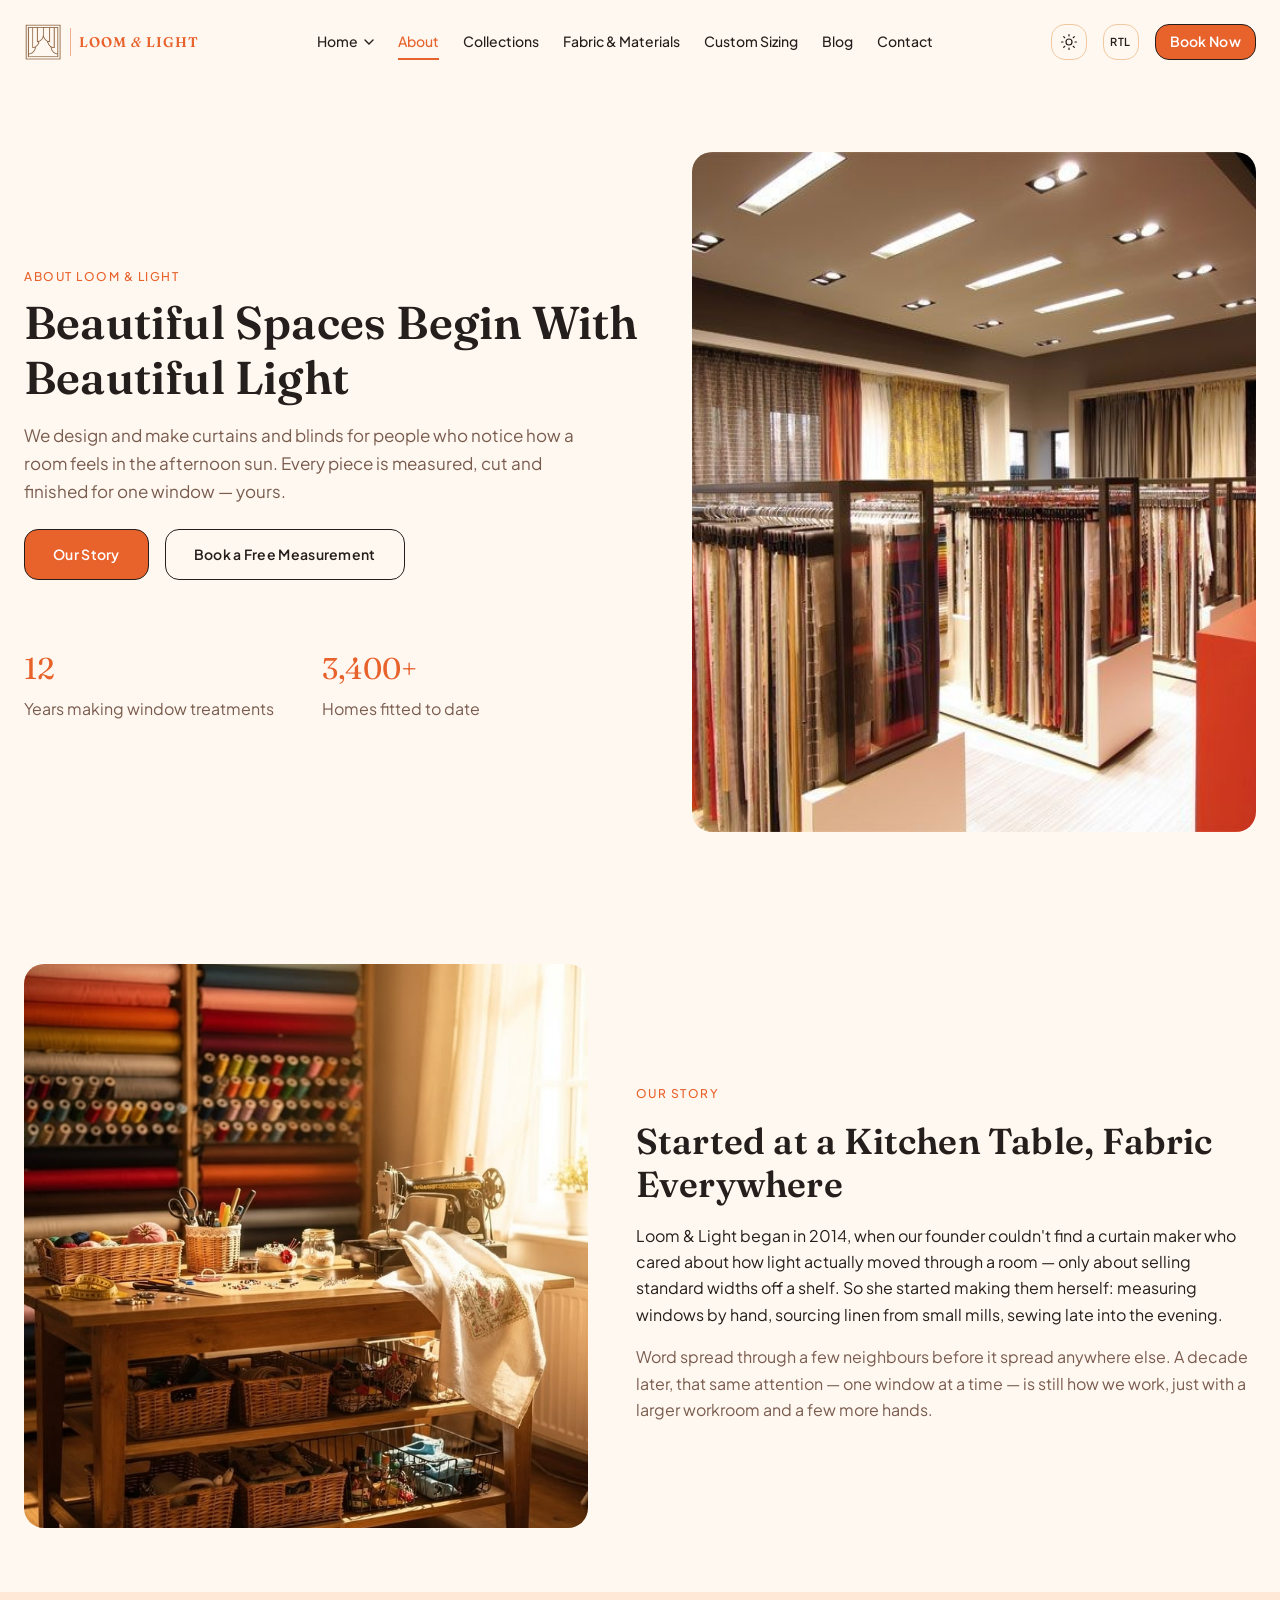
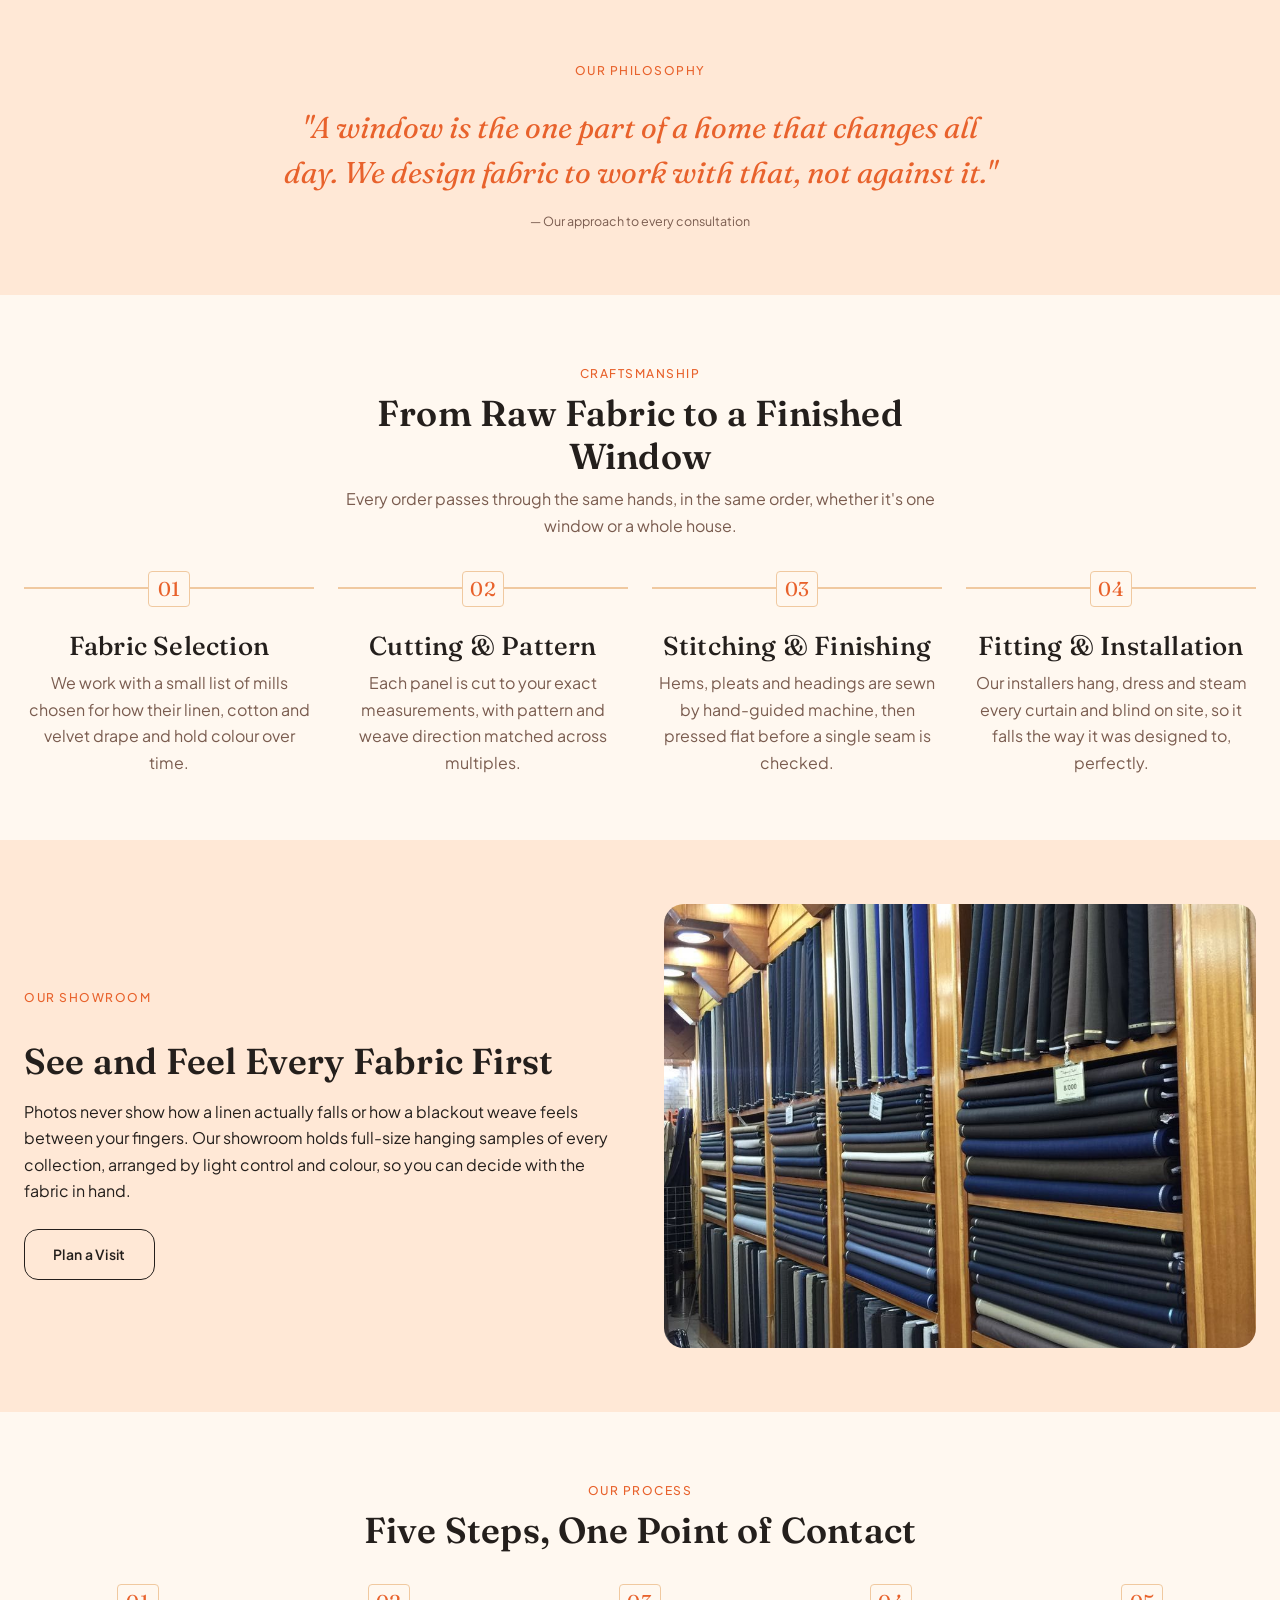
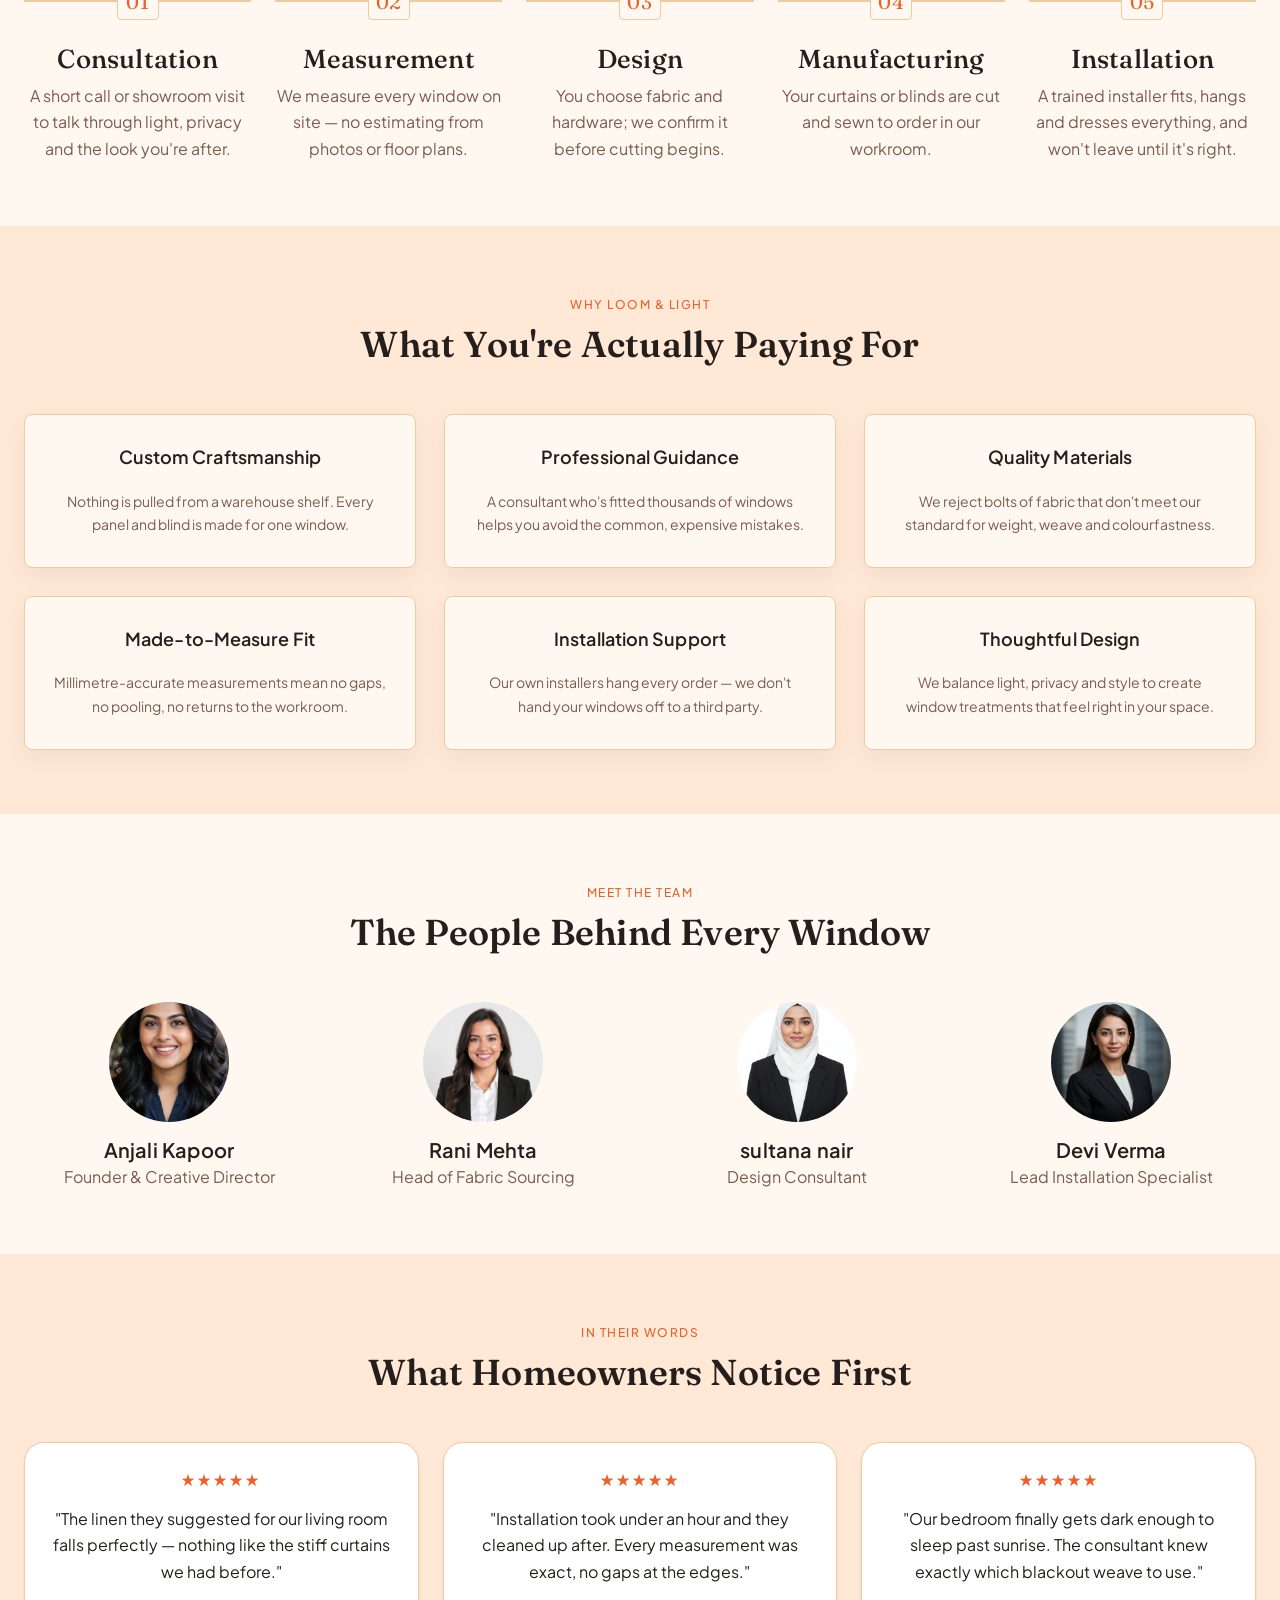
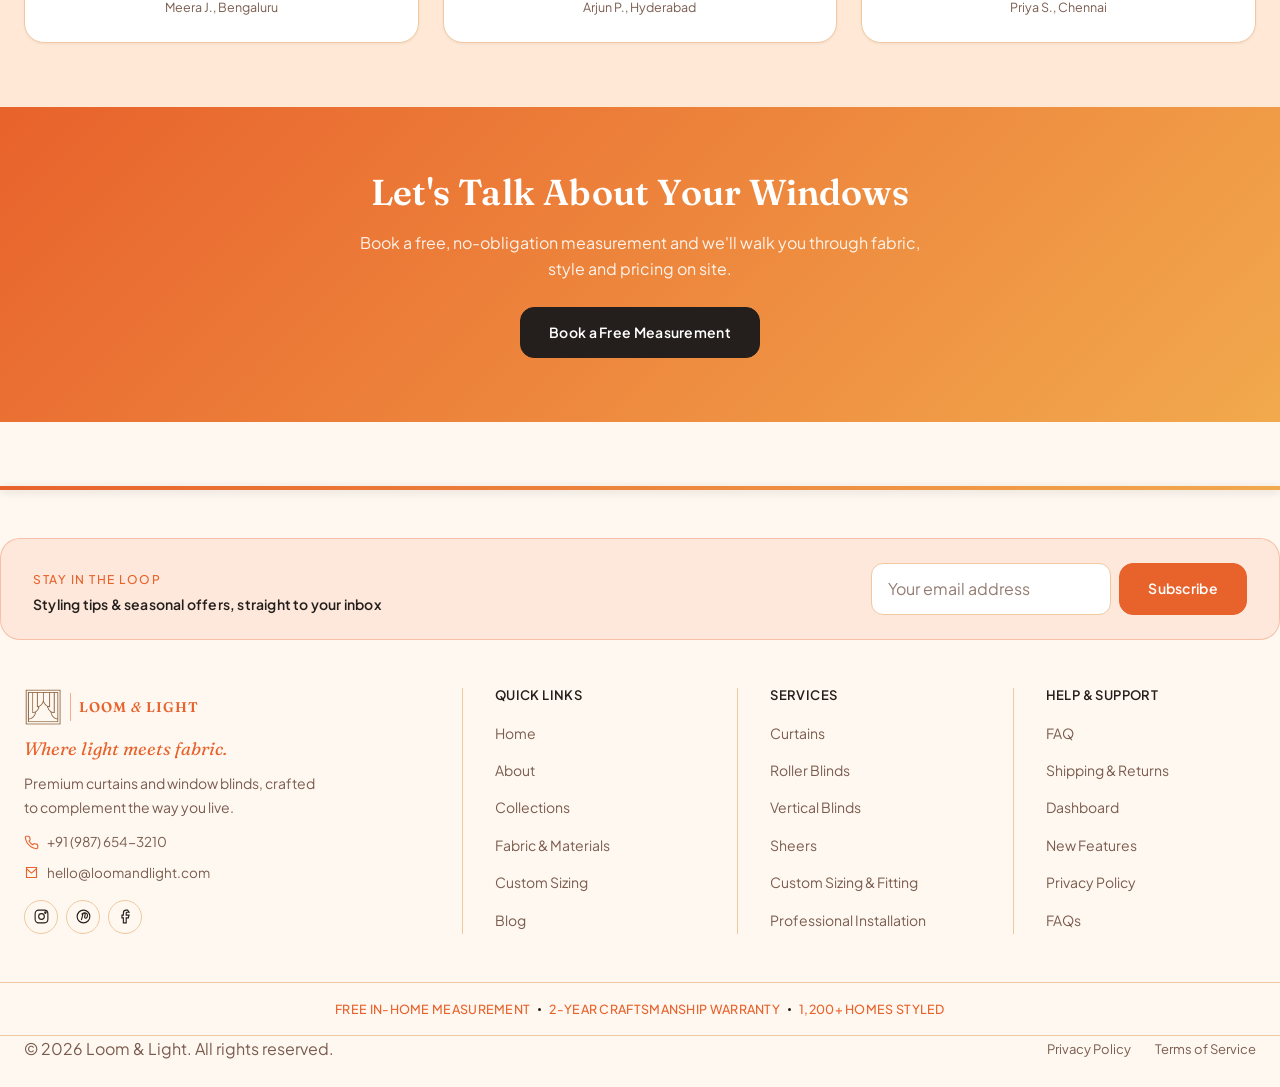
<file: about/about.html>
<!doctype html>
<html lang="en" dir="ltr">
<head>
  <meta charset="UTF-8">
  <meta name="viewport" content="width=device-width, initial-scale=1.0">
  <title>About Us | Loom & Light — Curtains & Window Blinds</title>
  <meta name="description" content="Loom & Light is a made-to-measure curtain and window blinds studio. Learn our story, our craftsmanship process, and the team behind every window.">
  <meta name="theme-color" content="#F7F3EC">

  <!-- Open Graph -->
  <meta property="og:type" content="website">
  <meta property="og:title" content="About Us | Loom & Light">
  <meta property="og:description" content="The story, craftsmanship and people behind Loom & Light's made-to-measure curtains and blinds.">
  <meta property="og:image" content="../global-images/og-about.jpg">

  <link rel="icon" type="image/svg+xml" href="../global-images/logo-icon-light.png">
  <link rel="stylesheet" href="../global-css/global.css">
  <link rel="stylesheet" href="../components/navbar.css">
  <link rel="stylesheet" href="../components/footer.css">
  <link rel="stylesheet" href="about.css">
</head>
<body>

  <a class="skip-link" href="#main-content">Skip to content</a>

  <!-- ==========================================================================
       HEADER / NAVIGATION
       ========================================================================== -->
<header class="llnav" data-llnav>
  <div class="llnav__inner">

    <a href="../home-1/home-1.html" class="llnav__logo" aria-label="Loom & Light — home">
      <img class="llnav__logo-icon llnav__logo-icon--light" src="../global-images/logo-icon-light.png" alt="" width="40" height="40">
      <img class="llnav__logo-icon llnav__logo-icon--dark" src="../global-images/logo-icon-dark.png" alt="" width="40" height="40">
      <span class="llnav__logo-divider" aria-hidden="true"></span>
      <span class="llnav__logo-text">Loom<span class="llnav__logo-amp">&amp;</span>Light</span>
    </a>

    <!-- Desktop nav -->
    <nav class="llnav__nav" aria-label="Primary">
      <ul class="llnav__list">
        <li class="llnav__dropdown" data-llnav-dropdown>
          <button type="button" class="llnav__link llnav__dropdown-trigger" data-llnav-dropdown-trigger aria-expanded="false" aria-haspopup="true">
            Home
            <svg width="10" height="6" viewBox="0 0 10 6" fill="none" aria-hidden="true"><path d="M1 1l4 4 4-4" stroke="currentColor" stroke-width="1.4" stroke-linecap="round"/></svg>
          </button>
          <ul class="llnav__dropdown-menu" data-llnav-dropdown-menu>
            <li><a href="../home-1/home-1.html" data-llnav-link>Home — Showroom</a></li>
            <li><a href="../home-2/home.html" data-llnav-link>Home — Inspiration</a></li>
          </ul>
        </li>
        <li><a href="../about/about.html" class="llnav__link" data-llnav-link>About</a></li>
        <li><a href="../collections/collections.html" class="llnav__link" data-llnav-link>Collections</a></li>
        <li><a href="../fabric-materials/fabric-materials.html" class="llnav__link" data-llnav-link>Fabric &amp; Materials</a></li>
        <li><a href="../custom-sizing/custom-sizing.html" class="llnav__link" data-llnav-link>Custom Sizing</a></li>
        <li><a href="../blogs/blogs.html" class="llnav__link" data-llnav-link>Blog</a></li>
        <li><a href="../contact/contact.html" class="llnav__link" data-llnav-link>Contact</a></li>
      </ul>
    </nav>

    <!-- Desktop-only actions -->
<div class="llnav__actions">
  <button type="button" class="llnav__icon-btn" data-llnav-theme-toggle aria-label="Toggle dark mode" aria-pressed="false">
    <svg class="llnav__icon-sun" width="18" height="18" viewBox="0 0 24 24" fill="none" aria-hidden="true"><circle cx="12" cy="12" r="4" stroke="currentColor" stroke-width="1.6"/><path d="M12 2v2M12 20v2M4.9 4.9l1.4 1.4M17.7 17.7l1.4 1.4M2 12h2M20 12h2M4.9 19.1l1.4-1.4M17.7 6.3l1.4-1.4" stroke="currentColor" stroke-width="1.6" stroke-linecap="round"/></svg>
    <svg class="llnav__icon-moon" width="18" height="18" viewBox="0 0 24 24" fill="none" aria-hidden="true"><path d="M20 14.5A8.5 8.5 0 1 1 9.5 4a6.8 6.8 0 0 0 10.5 10.5Z" stroke="currentColor" stroke-width="1.6" stroke-linejoin="round"/></svg>
  </button>

  <button type="button"
          class="llnav__icon-btn llnav__icon-btn--text"
          data-llnav-rtl-toggle
          aria-label="Toggle right-to-left layout"
          aria-pressed="false">
    <span aria-hidden="true">RTL</span>
  </button>

  <a href="../contact/contact.html#booking" class="llnav__btn llnav__btn--outline">Book Now</a>
</div>

    <!-- Hamburger (mobile only) -->
    <button type="button" class="llnav__burger" data-llnav-burger aria-label="Open menu" aria-expanded="false" aria-controls="llnav-mobile-panel">
      <span></span><span></span><span></span>
    </button>
  </div>

  <!-- Mobile menu panel -->
  <div class="llnav__panel" id="llnav-mobile-panel" data-llnav-panel>
    <ul class="llnav__mobile-list">
      <li><a href="../home-1/home-1.html" class="llnav__mobile-link" data-llnav-link>Home — Showroom</a></li>
      <li><a href="../home-2/home.html" class="llnav__mobile-link" data-llnav-link>Home — Inspiration</a></li>
      <li><a href="../about/about.html" class="llnav__mobile-link" data-llnav-link>About</a></li>
      <li><a href="../collections/collections.html" class="llnav__mobile-link" data-llnav-link>Collections</a></li>
      <li><a href="../fabric-materials/fabric-materials.html" class="llnav__mobile-link" data-llnav-link>Fabric &amp; Materials</a></li>
      <li><a href="../custom-sizing/custom-sizing.html" class="llnav__mobile-link" data-llnav-link>Custom Sizing</a></li>
      <li><a href="../blogs/blogs.html" class="llnav__mobile-link" data-llnav-link>Blog</a></li>
      <li><a href="../contact/contact.html" class="llnav__mobile-link" data-llnav-link>Contact</a></li>
    </ul>

    <div class="llnav__panel-actions">
      <a href="../contact/contact.html#booking" class="llnav__btn llnav__btn--outline">Book Now</a>
      
    </div>

    <div class="llnav__panel-toggles">
      <button type="button" class="llnav__icon-btn llnav__icon-btn--row" data-llnav-theme-toggle aria-label="Toggle dark mode" aria-pressed="false">
        <svg class="llnav__icon-sun" width="18" height="18" viewBox="0 0 24 24" fill="none" aria-hidden="true"><circle cx="12" cy="12" r="4" stroke="currentColor" stroke-width="1.6"/><path d="M12 2v2M12 20v2M4.9 4.9l1.4 1.4M17.7 17.7l1.4 1.4M2 12h2M20 12h2M4.9 19.1l1.4-1.4M17.7 6.3l1.4-1.4" stroke="currentColor" stroke-width="1.6" stroke-linecap="round"/></svg>
        <svg class="llnav__icon-moon" width="18" height="18" viewBox="0 0 24 24" fill="none" aria-hidden="true"><path d="M20 14.5A8.5 8.5 0 1 1 9.5 4a6.8 6.8 0 0 0 10.5 10.5Z" stroke="currentColor" stroke-width="1.6" stroke-linejoin="round"/></svg>
        <span>Dark mode</span>
      </button>
      <button type="button" class="llnav__icon-btn llnav__icon-btn--row" data-llnav-rtl-toggle aria-label="Toggle right-to-left layout" aria-pressed="false">
        <span aria-hidden="true">RTL</span>
        <span>Right to left</span>
      </button>

    </div>
  </div>

  <!-- Backdrop, closes the menu on click outside the panel -->
  <div class="llnav__backdrop" data-llnav-backdrop></div>
</header>

  <main id="main-content">

    <!-- ==========================================================================
         HERO
         ========================================================================== -->
    <section class="about-hero">
      <div class="container about-hero__grid">
        <div class="about-hero__copy">
          <p class="section-tag">About Loom & Light</p>
          <h1>Beautiful Spaces Begin With Beautiful Light</h1>
          <p class="about-hero__lead">We design and make curtains and blinds for people who notice how a room feels in the afternoon sun. Every piece is measured, cut and finished for one window — yours.</p>
          <p class="about-hero__lead">

          </p>

<div class="about-hero__actions">
  <a href="#story" class="btn btn-primary">Our Story</a>
  <a href="../contact/contact.html#booking" class="btn btn-outline">Book a Free Measurement</a>
</div>

<div class="about-hero__stats">
  
</div>
          <div class="about-hero__stats">
            <div>
              <span class="about-hero__stat-num">12</span>
              <span class="text-secondary">Years making window treatments</span>
            </div>
            <div>
              <span class="about-hero__stat-num">3,400+</span>
              <span class="text-secondary">Homes fitted to date</span>
            </div>
          </div>
        </div>
        <div class="about-hero__media">
  <img
    src="a1.jpg"
    alt="Sunlight filtering through linen curtains in a warm, minimal living room"
  >
</div>
      </div>
    </section>

    <!-- ==========================================================================
         OUR STORY
         ========================================================================== -->
    <section class="section story-section">
      <div class="container story-grid">
        <div class="story-media">
  <img
    src="a2.jpg"
    alt="Founder examining linen fabric samples in the Loom & Light workroom"
  >
</div>
        <div class="story-copy">
          <p class="section-tag">Our Story</p>
          <h2>Started at a Kitchen Table, Fabric Everywhere</h2>
          <p>Loom & Light began in 2014, when our founder couldn't find a curtain maker who cared about how light actually moved through a room — only about selling standard widths off a shelf. So she started making them herself: measuring windows by hand, sourcing linen from small mills, sewing late into the evening.</p>
          <p class="text-secondary">Word spread through a few neighbours before it spread anywhere else. A decade later, that same attention — one window at a time — is still how we work, just with a larger workroom and a few more hands.</p>
        </div>
      </div>
    </section>

    <!-- ==========================================================================
         DESIGN PHILOSOPHY
         ========================================================================== -->
    <section class="section section-alt philosophy-section">
      <div class="container philosophy-inner">
        <p class="section-tag">Our Philosophy</p>
        <p class="philosophy-quote accent-text">"A window is the one part of a home that changes all day. We design fabric to work with that, not against it."</p>
        <p class="text-secondary philosophy-attribution">— Our approach to every consultation</p>
      </div>
    </section>

    <!-- ==========================================================================
         CRAFTSMANSHIP & MATERIALS
         ========================================================================== -->
    <section class="section">
      <div class="container">
        <div class="section-heading">
          <p class="section-tag">Craftsmanship</p>
          <h2>From Raw Fabric to a Finished Window</h2>
          <p class="text-secondary section-heading__lead">Every order passes through the same hands, in the same order, whether it's one window or a whole house.</p>
        </div>

        <div class="grid grid-4 craft-grid">
          <div class="craft-item">
            <h3>Fabric Selection</h3>
            <p class="text-secondary">We work with a small list of mills chosen for how their linen, cotton and velvet drape and hold colour over time.</p>
          </div>
          <div class="craft-item">
            <h3>Cutting &amp; Pattern</h3>
            <p class="text-secondary">Each panel is cut to your exact measurements, with pattern and weave direction matched across multiples.</p>
          </div>
          <div class="craft-item">
            <h3>Stitching &amp; Finishing</h3>
            <p class="text-secondary">Hems, pleats and headings are sewn by hand-guided machine, then pressed flat before a single seam is checked.</p>
          </div>
          <div class="craft-item">
            <h3>Fitting &amp; Installation</h3>
            <p class="text-secondary">Our installers hang, dress and steam every curtain and blind on site, so it falls the way it was designed to, perfectly.</p>
          </div>
        </div>
      </div>
    </section>

    <!-- ==========================================================================
         OUR SHOWROOM
         ========================================================================== -->
    <section class="section section-alt showroom-section">
      <div class="container showroom-grid">
        <div class="showroom-copy">
          <p class="section-tag">Our Showroom</p>
          <h2>See and Feel Every Fabric First</h2>
          <p>Photos never show how a linen actually falls or how a blackout weave feels between your fingers. Our showroom holds full-size hanging samples of every collection, arranged by light control and colour, so you can decide with the fabric in hand.</p>
          <a href="contact.html" class="btn btn-outline">Plan a Visit</a>
        </div>
        <div class="showroom-media">
  <img
    src="a3.jpg"
    alt="Fabric samples arranged on a stone surface inside the Loom & Light showroom"
  >
</div>
      </div>
    </section>

    <!-- ==========================================================================
         OUR PROCESS
         ========================================================================== -->
    <section class="section process-section">
      <div class="container">
        <div class="section-heading">
          <p class="section-tag">Our Process</p>
          <h2>Five Steps, One Point of Contact</h2>
        </div>

        <ol class="process-timeline">
          <li class="process-step">
            <span class="process-step__num">01</span>
            <h3>Consultation</h3>
            <p class="text-secondary">A short call or showroom visit to talk through light, privacy and the look you're after.</p>
          </li>
          <li class="process-step">
            <span class="process-step__num">02</span>
            <h3>Measurement</h3>
            <p class="text-secondary">We measure every window on site — no estimating from photos or floor plans.</p>
          </li>
          <li class="process-step">
            <span class="process-step__num">03</span>
            <h3>Design</h3>
            <p class="text-secondary">You choose fabric and hardware; we confirm it before cutting begins.</p>
          </li>
          <li class="process-step">
            <span class="process-step__num">04</span>
            <h3>Manufacturing</h3>
            <p class="text-secondary">Your curtains or blinds are cut and sewn to order in our workroom.</p>
          </li>
          <li class="process-step">
            <span class="process-step__num">05</span>
            <h3>Installation</h3>
            <p class="text-secondary">A trained installer fits, hangs and dresses everything, and won't leave until it's right.</p>
          </li>
        </ol>
      </div>
    </section>

    <!-- ==========================================================================
         WHY LOOM & LIGHT
         ========================================================================== -->
    <section class="section section-alt why-section">
      <div class="container">
        <div class="section-heading">
          <p class="section-tag">Why Loom &amp; Light</p>
          <h2>What You're Actually Paying For</h2>
        </div>

        <div class="grid grid-3 why-grid">
          <div class="why-item card">
            <div class="card-body">
              <h4>Custom Craftsmanship</h4>
              <p class="text-secondary">Nothing is pulled from a warehouse shelf. Every panel and blind is made for one window.</p>
            </div>
          </div>
          <div class="why-item card">
            <div class="card-body">
              <h4>Professional Guidance</h4>
              <p class="text-secondary">A consultant who's fitted thousands of windows helps you avoid the common, expensive mistakes.</p>
            </div>
          </div>
          <div class="why-item card">
            <div class="card-body">
              <h4>Quality Materials</h4>
              <p class="text-secondary">We reject bolts of fabric that don't meet our standard for weight, weave and colourfastness.</p>
            </div>
          </div>
          <div class="why-item card">
            <div class="card-body">
              <h4>Made-to-Measure Fit</h4>
              <p class="text-secondary">Millimetre-accurate measurements mean no gaps, no pooling, no returns to the workroom.</p>
            </div>
          </div>
          <div class="why-item card">
            <div class="card-body">
              <h4>Installation Support</h4>
              <p class="text-secondary">Our own installers hang every order — we don't hand your windows off to a third party.</p>
            </div>
          </div>
          <div class="why-item card">
  <div class="card-body">
    <h4>Thoughtful Design</h4>
    <p class="text-secondary">We balance light, privacy and style to create window treatments that feel right in your space.</p>
  </div>
</div>
        </div>
      </div>
    </section>

    <!-- ==========================================================================
         MEET THE TEAM
         ========================================================================== -->
<section class="section team-section">
  <div class="container">
    <div class="section-heading">
      <p class="section-tag">Meet the Team</p>
      <h2>The People Behind Every Window</h2>
    </div>

    <div class="grid grid-4 team-grid">

      <div class="team-card">
        <div class="team-card__avatar">
          <img src="b1.jpg" alt="Anjali Kapoor">
        </div>
        <h4>Anjali Kapoor</h4>
        <p class="text-secondary">Founder &amp; Creative Director</p>
      </div>

      <div class="team-card">
        <div class="team-card__avatar">
          <img src="b2.jpg" alt="Rohan Mehta">
        </div>
        <h4>Rani Mehta</h4>
        <p class="text-secondary">Head of Fabric Sourcing</p>
      </div>

      <div class="team-card">
        <div class="team-card__avatar">
          <img src="b3.jpg" alt="Sara Nair">
        </div>
        <h4>sultana nair</h4>
        <p class="text-secondary">Design Consultant</p>
      </div>

      <div class="team-card">
        <div class="team-card__avatar">
          <img src="b4.jpg" alt="Devraj Verma">
        </div>
        <h4>Devi Verma</h4>
        <p class="text-secondary">Lead Installation Specialist</p>
      </div>

    </div>
  </div>
</section>

    <!-- ==========================================================================
         TESTIMONIALS
         ========================================================================== -->
    <section class="section section-alt testimonial-section">
      <div class="container">
        <div class="section-heading">
          <p class="section-tag">In Their Words</p>
          <h2>What Homeowners Notice First</h2>
        </div>

        <div class="grid grid-3 testimonial-grid">
          <blockquote class="testimonial-card card">
            <div class="card-body">
              <div class="testimonial-card__rating" aria-label="5 out of 5 stars">★★★★★</div>
              <p>"The linen they suggested for our living room falls perfectly — nothing like the stiff curtains we had before."</p>
              <footer class="text-secondary">Meera J., Bengaluru</footer>
            </div>
          </blockquote>
          <blockquote class="testimonial-card card">
            <div class="card-body">
              <div class="testimonial-card__rating" aria-label="5 out of 5 stars">★★★★★</div>
              <p>"Installation took under an hour and they cleaned up after. Every measurement was exact, no gaps at the edges."</p>
              <footer class="text-secondary">Arjun P., Hyderabad</footer>
            </div>
          </blockquote>
          <blockquote class="testimonial-card card">
            <div class="card-body">
              <div class="testimonial-card__rating" aria-label="5 out of 5 stars">★★★★★</div>
              <p>"Our bedroom finally gets dark enough to sleep past sunrise. The consultant knew exactly which blackout weave to use."</p>
              <footer class="text-secondary">Priya S., Chennai</footer>
            </div>
          </blockquote>
        </div>
      </div>
    </section>

    <!-- ==========================================================================
         CTA BANNER
         ========================================================================== -->
    <section class="cta-banner">
      <div class="container cta-banner__inner">
        <h2>Let's Talk About Your Windows</h2>
        <p>Book a free, no-obligation measurement and we'll walk you through fabric, style and pricing on site.</p>
        <a href="contact.html#booking" class="btn btn-premium">Book a Free Measurement</a>
      </div>
    </section>

  </main>

  <!-- ==========================================================================
       FOOTER
       ========================================================================== -->
<footer class="site-footer">

  <!-- Newsletter callout -->
  <div class="container footer-newsletter">
    <div class="footer-newsletter-copy">
      <span class="eyebrow">Stay In The Loop</span>
      <h3>Styling tips &amp; seasonal offers, straight to your inbox</h3>
    </div>
    <form class="newsletter-form" data-ajax-form data-success-message="Thanks for subscribing!">
      <label for="newsletter-email" class="sr-only">Email address</label>
      <input type="email" id="newsletter-email" class="form-input" placeholder="Your email address" required>
      <button type="submit" class="btn btn-premium">Subscribe</button>
    </form>
    <p class="form-feedback" data-form-feedback aria-live="polite"></p>
  </div>

  <!-- Main columns -->
  <div class="container footer-top">

    <div class="footer-brand">
<a href="home-1.html" class="llnav__logo" aria-label="Loom & Light — home">
  <img class="llnav__logo-icon llnav__logo-icon--light" src="../global-images/logo-icon-light.png" alt="" width="40" height="40">
  <img class="llnav__logo-icon llnav__logo-icon--dark" src="../global-images/logo-icon-dark.png" alt="" width="40" height="40">
  <span class="llnav__logo-divider" aria-hidden="true"></span>
  <span class="llnav__logo-text">Loom<span class="llnav__logo-amp">&amp;</span>Light</span>
</a>
      <p class="footer-tagline accent-text">Where light meets fabric.</p>
      <p class="footer-desc">Premium curtains and window blinds, crafted to complement the way you live.</p>

      <ul class="footer-contact-quick">
        <li>
          <svg width="15" height="15" viewBox="0 0 24 24" fill="none" stroke="currentColor" stroke-width="1.8" aria-hidden="true"><path d="M22 16.9v3a2 2 0 0 1-2.2 2 19.8 19.8 0 0 1-8.6-3.1 19.5 19.5 0 0 1-6-6 19.8 19.8 0 0 1-3.1-8.7A2 2 0 0 1 4.1 2h3a2 2 0 0 1 2 1.7c.1.9.3 1.8.6 2.7a2 2 0 0 1-.5 2.1L8 9.7a16 16 0 0 0 6 6l1.2-1.2a2 2 0 0 1 2.1-.5c.9.3 1.8.5 2.7.6a2 2 0 0 1 1.7 2z"/></svg>
          <a href="tel:+919876543210">+91 (987) 654-3210</a>
        </li>
        <li>
          <svg width="15" height="15" viewBox="0 0 24 24" fill="none" stroke="currentColor" stroke-width="1.8" aria-hidden="true"><path d="M4 4h16v16H4z"/><path d="M4 6l8 7 8-7"/></svg>
          <a href="mailto:hello@loomandlight.com">hello@loomandlight.com</a>
        </li>
      </ul>

      <div class="footer-socials" aria-label="Social media links">
        <a href="#" class="social-icon" aria-label="Instagram">
          <svg width="17" height="17" viewBox="0 0 24 24" fill="none" stroke="currentColor" stroke-width="1.6"><rect x="3" y="3" width="18" height="18" rx="5"/><circle cx="12" cy="12" r="4"/><circle cx="17.5" cy="6.5" r="1"/></svg>
        </a>
        <a href="#" class="social-icon" aria-label="Pinterest">
          <svg width="17" height="17" viewBox="0 0 24 24" fill="none" stroke="currentColor" stroke-width="1.6"><circle cx="12" cy="12" r="9"/><path d="M9 17c1-3 1.5-6 2-8.5.3-1.4 2.5-1.7 3.2-.3.5 1-.1 2.6-.5 4-.4 1.5.6 2.6 2 2.1 2-.7 2.6-4.6 1-6.3-1.9-2-6-1.6-7.3 1.1"/></svg>
        </a>
        <a href="#" class="social-icon" aria-label="Facebook">
          <svg width="17" height="17" viewBox="0 0 24 24" fill="none" stroke="currentColor" stroke-width="1.6"><path d="M15 3h-2a4 4 0 0 0-4 4v3H7v4h2v7h4v-7h3l1-4h-4V7a1 1 0 0 1 1-1h3z"/></svg>
        </a>
      </div>
    </div>



    <div class="footer-col">
      <h4 class="footer-heading">Quick Links</h4>
      <ul class="footer-links">
        <li><a href="../home-1/home-1.html">Home</a></li>
        <li><a href="../about/about.html">About</a></li>
        <li><a href="../collections/collections.html">Collections</a></li>
        <li><a href="../fabric-materials/fabric-materials.html">Fabric &amp; Materials</a></li>
        <li><a href="../custom-sizing/custom-sizing.html">Custom Sizing</a></li>
        <li><a href="../blogs/blogs.html">Blog</a></li>
        
      </ul>
    </div>



    <div class="footer-col">
      <h4 class="footer-heading">Services</h4>
      <ul class="footer-links">
        <li><a href="../service-details/service-details-1.html">Curtains</a></li>
        <li><a href="../service-details/service-details-2.html">Roller Blinds</a></li>
        <li><a href="../service-details/service-details-3.html">Vertical Blinds</a></li>
        <li><a href="../service-details/service-details-4.html">Sheers</a></li>
        <li><a href="../service-details/service-details-5.html">Custom Sizing &amp; Fitting</a></li>
        <li><a href="../service-details/service-details-6.html">Professional Installation</a></li>
      </ul>
    </div>



    <div class="footer-col">
      <h4 class="footer-heading">Help &amp; Support</h4>
      <ul class="footer-links">
        <li><a href="../contact/contact.html#faq">FAQ</a></li>
        <li><a href="../contact/contact.html">Shipping &amp; Returns</a></li>
        <li><a href="../login/login.html">Dashboard</a></li>
        <li><a href="../contact/contact.html">New Features</a></li>
        <li><a href="../contact/contact.html">Privacy Policy</a></li>
        <li><a href="../contact/contact.html#faq">FAQs</a></li>
      </ul>
    </div>
  </div>

  <!-- Trust strip -->
  <div class="container footer-trust">
    <span>Free In-Home Measurement</span>
    <span class="footer-trust-dot" aria-hidden="true"></span>
    <span>2-Year Craftsmanship Warranty</span>
    <span class="footer-trust-dot" aria-hidden="true"></span>
    <span>1,200+ Homes Styled</span>
  </div>

  <div class="footer-bottom">
    <div class="container footer-bottom-inner">
      <p>&copy; <span data-current-year>2026</span> Loom &amp; Light. All rights reserved.</p>
      <div class="footer-legal">
        <a href="#">Privacy Policy</a>
        <a href="#">Terms of Service</a>
      </div>
    </div>
  </div>

  <button type="button" class="back-to-top" data-back-to-top aria-label="Back to top">
    <svg width="16" height="16" viewBox="0 0 24 24" fill="none" stroke="currentColor" stroke-width="2" aria-hidden="true"><path d="M12 19V5M5 12l7-7 7 7"/></svg>
  </button>
</footer>

  <script src="../global-js/global.js"></script>
  <script src="../components/navbar.js"></script>
  <script src="../components/footer.js"></script>
  <script src="about.js"></script>
</body>
</html>
</file>
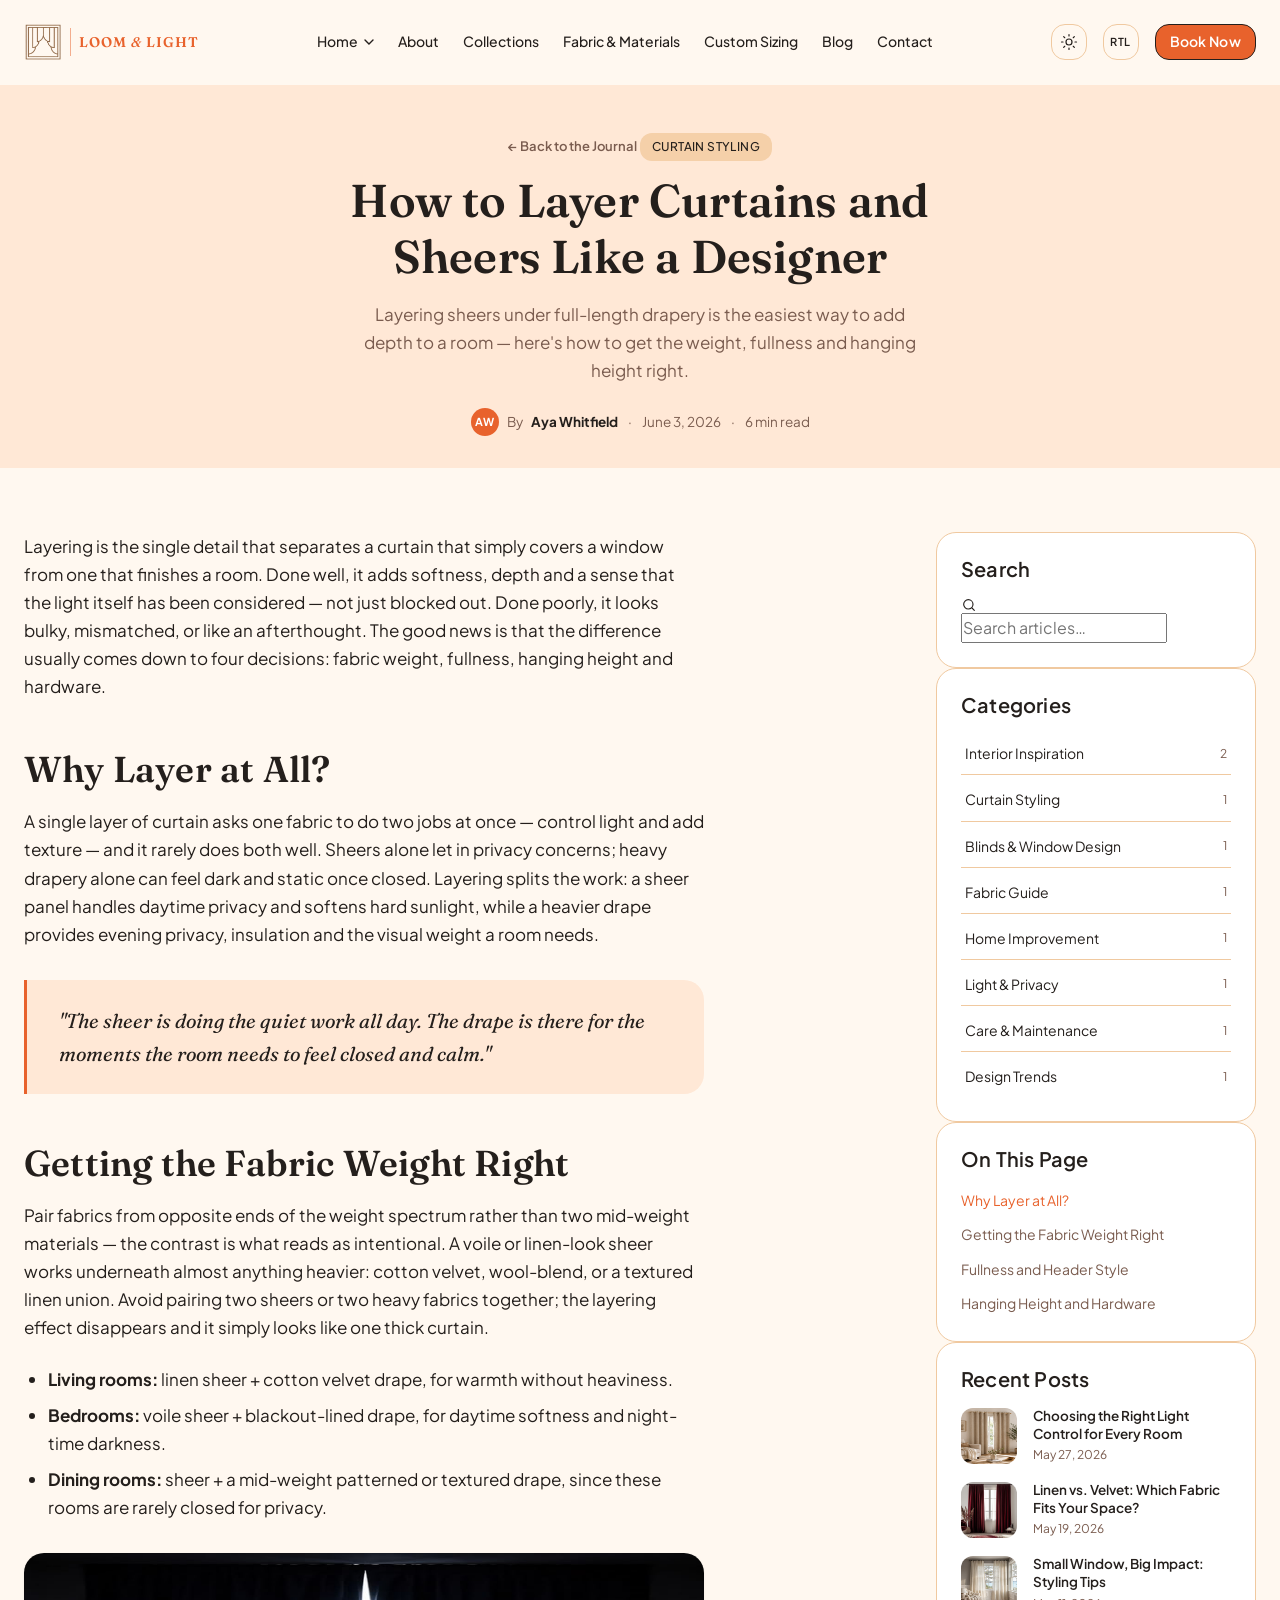
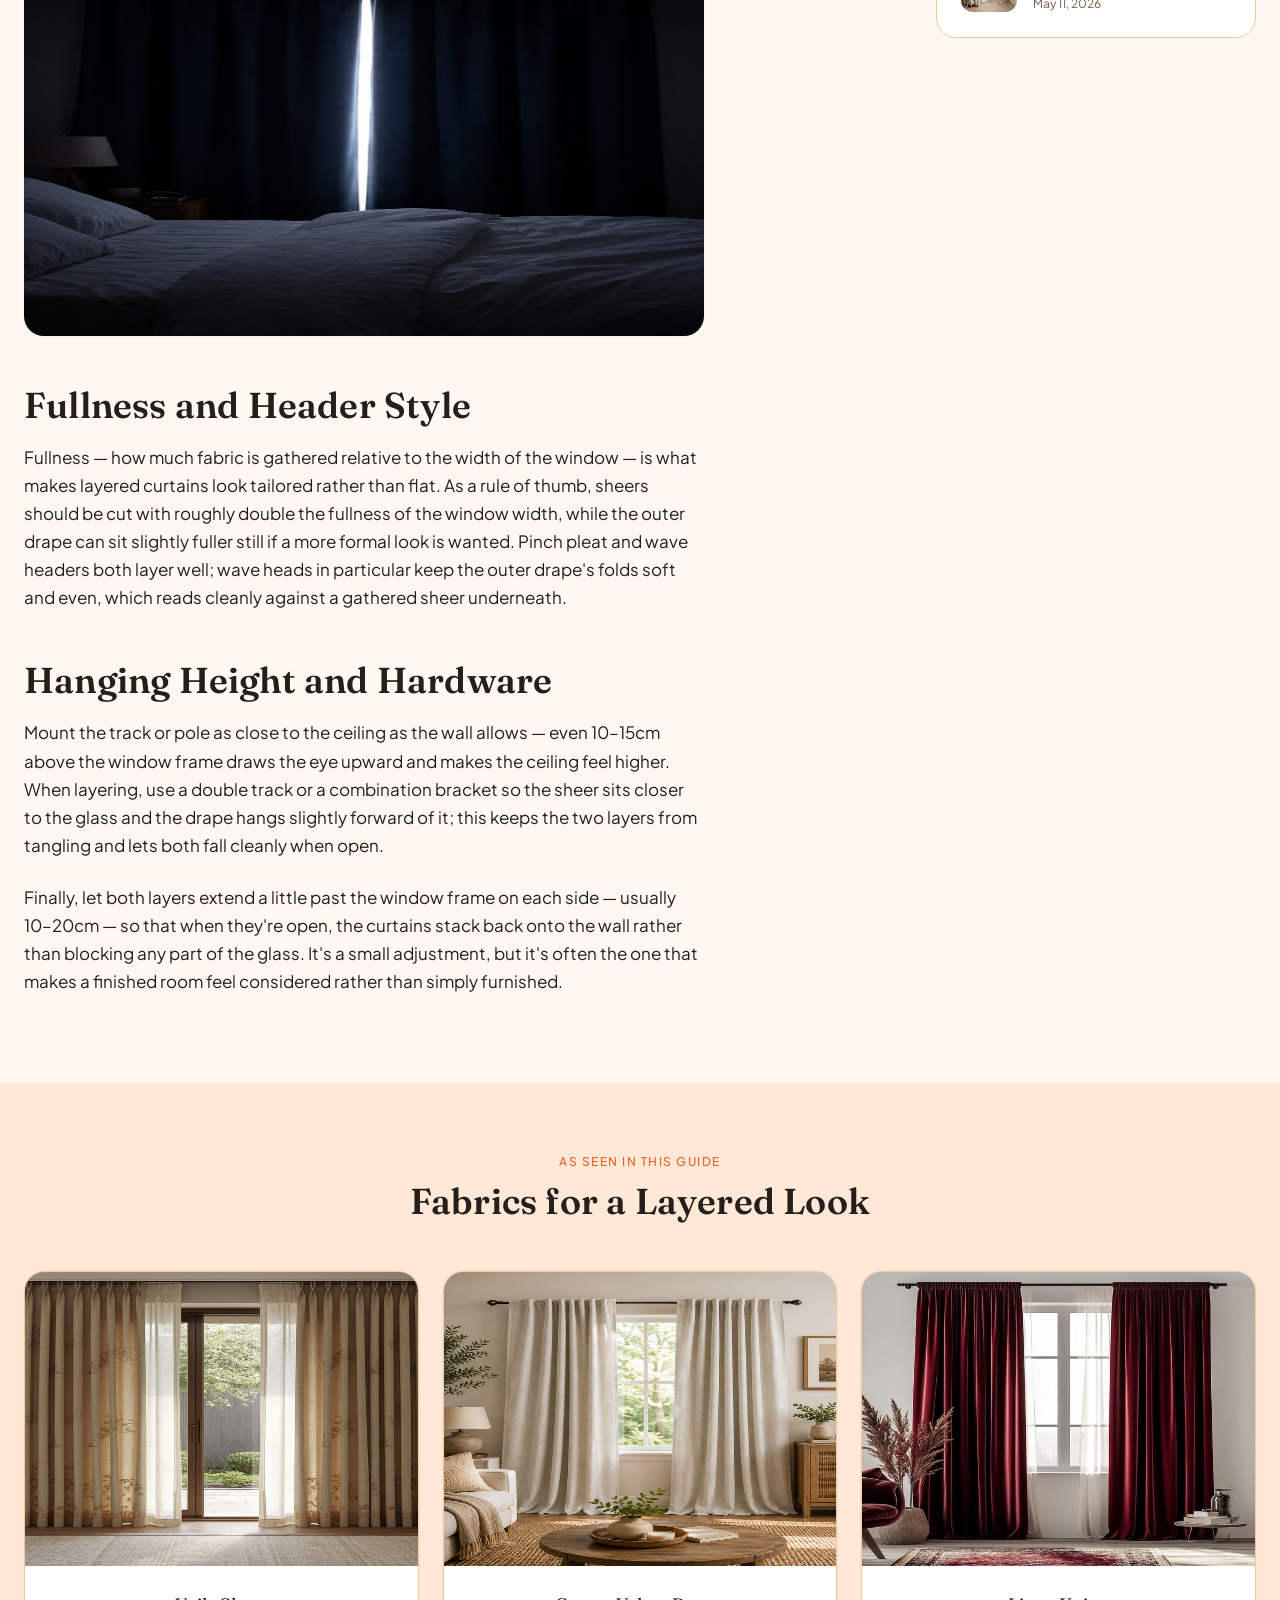
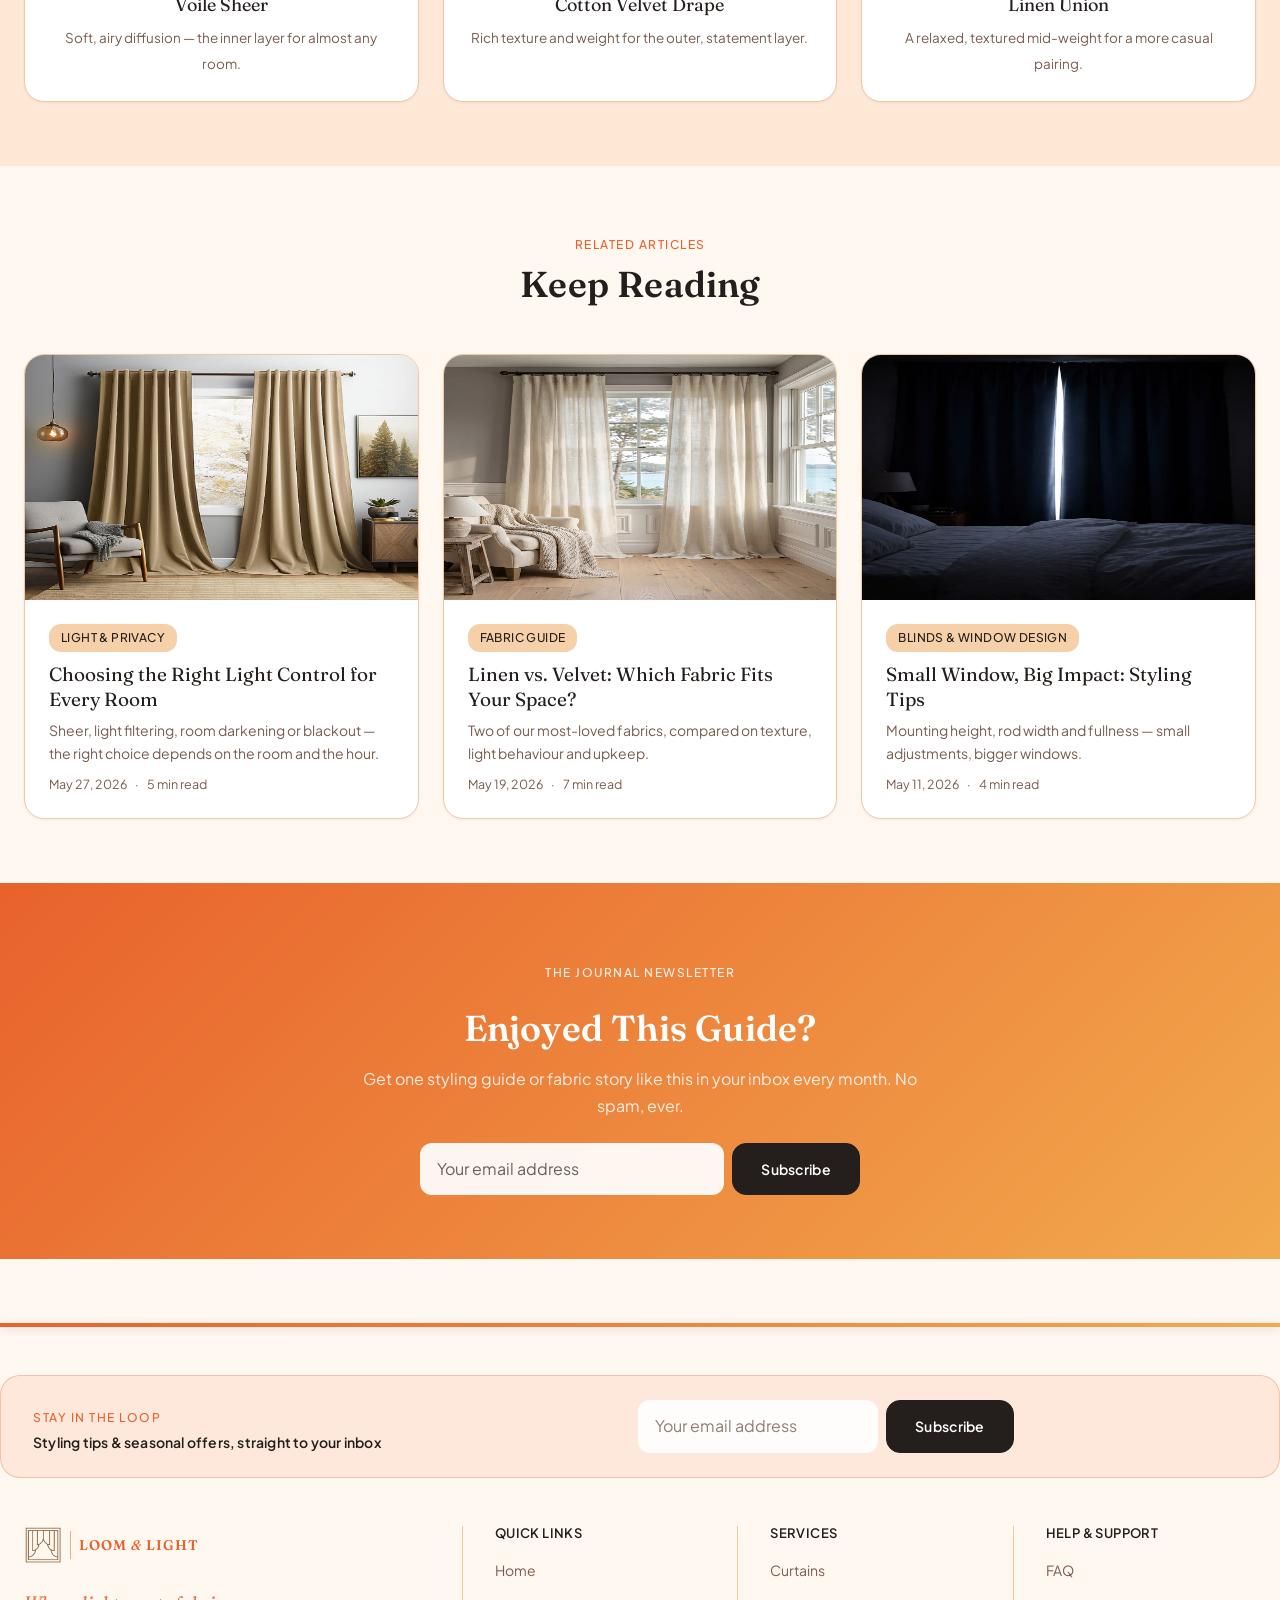
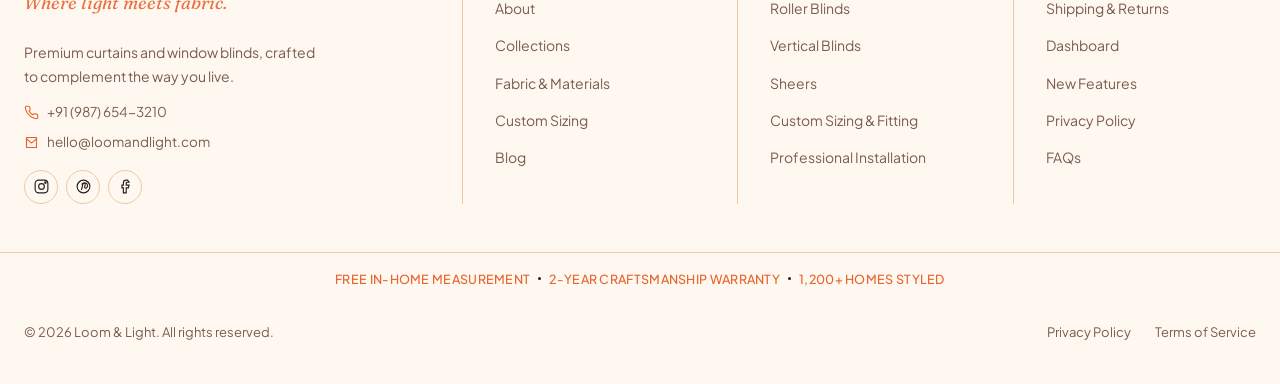
<file: blog-details/blog-details.html>
<!DOCTYPE html>
<html lang="en" dir="ltr">
<head>
<meta charset="UTF-8">
<meta name="viewport" content="width=device-width, initial-scale=1.0">
<title>How to Layer Curtains and Sheers Like a Designer | The Loom &amp; Light Journal</title>
<meta name="description" content="A practical, room-by-room guide to layering sheers under full-length drapery — fabric weight, fullness, hanging height and hardware, explained.">
<meta name="keywords" content="layering curtains, sheers and drapes, curtain styling guide, Loom and Light journal">
<meta name="robots" content="index, follow">

<meta property="og:type" content="article">
<meta property="og:title" content="How to Layer Curtains and Sheers Like a Designer">
<meta property="og:description" content="A practical, room-by-room guide to layering sheers under full-length drapery.">
<meta property="og:image" content="../global-images/logo.svg">

  <link rel="icon" type="image/svg+xml" href="../global-images/logo-icon-light.png">
  <link rel="stylesheet" href="../global-css/global.css">
  <link rel="stylesheet" href="../components/navbar.css">
  <link rel="stylesheet" href="../components/footer.css">
<link rel="stylesheet" href="blog-details.css">
</head>
<body class="no-header-offset">

<a class="skip-link" href="#main-content">Skip to main content</a>

<!-- Reading progress -->
<div class="reading-progress" aria-hidden="true"><span data-reading-progress></span></div>

<!-- ==========================================================================
     HEADER / NAVIGATION
     ========================================================================== -->
<header class="llnav" data-llnav>
  <div class="llnav__inner">

    <a href="../home-1/home-1.html" class="llnav__logo" aria-label="Loom & Light — home">
      <img class="llnav__logo-icon llnav__logo-icon--light" src="../global-images/logo-icon-light.png" alt="" width="40" height="40">
      <img class="llnav__logo-icon llnav__logo-icon--dark" src="../global-images/logo-icon-dark.png" alt="" width="40" height="40">
      <span class="llnav__logo-divider" aria-hidden="true"></span>
      <span class="llnav__logo-text">Loom<span class="llnav__logo-amp">&amp;</span>Light</span>
    </a>

    <!-- Desktop nav -->
    <nav class="llnav__nav" aria-label="Primary">
      <ul class="llnav__list">
        <li class="llnav__dropdown" data-llnav-dropdown>
          <button type="button" class="llnav__link llnav__dropdown-trigger" data-llnav-dropdown-trigger aria-expanded="false" aria-haspopup="true">
            Home
            <svg width="10" height="6" viewBox="0 0 10 6" fill="none" aria-hidden="true"><path d="M1 1l4 4 4-4" stroke="currentColor" stroke-width="1.4" stroke-linecap="round"/></svg>
          </button>
          <ul class="llnav__dropdown-menu" data-llnav-dropdown-menu>
            <li><a href="../home-1/home-1.html" data-llnav-link>Home — Showroom</a></li>
            <li><a href="../home-2/home.html" data-llnav-link>Home — Inspiration</a></li>
          </ul>
        </li>
        <li><a href="../about/about.html" class="llnav__link" data-llnav-link>About</a></li>
        <li><a href="../collections/collections.html" class="llnav__link" data-llnav-link>Collections</a></li>
        <li><a href="../fabric-materials/fabric-materials.html" class="llnav__link" data-llnav-link>Fabric &amp; Materials</a></li>
        <li><a href="../custom-sizing/custom-sizing.html" class="llnav__link" data-llnav-link>Custom Sizing</a></li>
        <li><a href="../blogs/blogs.html" class="llnav__link" data-llnav-link>Blog</a></li>
        <li><a href="../contact/contact.html" class="llnav__link" data-llnav-link>Contact</a></li>
      </ul>
    </nav>

    <!-- Desktop-only actions -->
<div class="llnav__actions">
  <button type="button" class="llnav__icon-btn" data-llnav-theme-toggle aria-label="Toggle dark mode" aria-pressed="false">
    <svg class="llnav__icon-sun" width="18" height="18" viewBox="0 0 24 24" fill="none" aria-hidden="true"><circle cx="12" cy="12" r="4" stroke="currentColor" stroke-width="1.6"/><path d="M12 2v2M12 20v2M4.9 4.9l1.4 1.4M17.7 17.7l1.4 1.4M2 12h2M20 12h2M4.9 19.1l1.4-1.4M17.7 6.3l1.4-1.4" stroke="currentColor" stroke-width="1.6" stroke-linecap="round"/></svg>
    <svg class="llnav__icon-moon" width="18" height="18" viewBox="0 0 24 24" fill="none" aria-hidden="true"><path d="M20 14.5A8.5 8.5 0 1 1 9.5 4a6.8 6.8 0 0 0 10.5 10.5Z" stroke="currentColor" stroke-width="1.6" stroke-linejoin="round"/></svg>
  </button>

  <button type="button"
          class="llnav__icon-btn llnav__icon-btn--text"
          data-llnav-rtl-toggle
          aria-label="Toggle right-to-left layout"
          aria-pressed="false">
    <span aria-hidden="true">RTL</span>
  </button>

  <a href="../contact/contact.html#booking" class="llnav__btn llnav__btn--outline">Book Now</a>
</div>

    <!-- Hamburger (mobile only) -->
    <button type="button" class="llnav__burger" data-llnav-burger aria-label="Open menu" aria-expanded="false" aria-controls="llnav-mobile-panel">
      <span></span><span></span><span></span>
    </button>
  </div>

  <!-- Mobile menu panel -->
  <div class="llnav__panel" id="llnav-mobile-panel" data-llnav-panel>
    <ul class="llnav__mobile-list">
      <li><a href="../home-1/home-1.html" class="llnav__mobile-link" data-llnav-link>Home — Showroom</a></li>
      <li><a href="../home-2/home.html" class="llnav__mobile-link" data-llnav-link>Home — Inspiration</a></li>
      <li><a href="../about/about.html" class="llnav__mobile-link" data-llnav-link>About</a></li>
      <li><a href="../collections/collections.html" class="llnav__mobile-link" data-llnav-link>Collections</a></li>
      <li><a href="../fabric-materials/fabric-materials.html" class="llnav__mobile-link" data-llnav-link>Fabric &amp; Materials</a></li>
      <li><a href="../custom-sizing/custom-sizing.html" class="llnav__mobile-link" data-llnav-link>Custom Sizing</a></li>
      <li><a href="../blogs/blogs.html" class="llnav__mobile-link" data-llnav-link>Blog</a></li>
      <li><a href="../contact/contact.html" class="llnav__mobile-link" data-llnav-link>Contact</a></li>
    </ul>

    <div class="llnav__panel-actions">
      <a href="../contact/contact.html#booking" class="llnav__btn llnav__btn--outline">Book Now</a>
      
    </div>

    <div class="llnav__panel-toggles">
      <button type="button" class="llnav__icon-btn llnav__icon-btn--row" data-llnav-theme-toggle aria-label="Toggle dark mode" aria-pressed="false">
        <svg class="llnav__icon-sun" width="18" height="18" viewBox="0 0 24 24" fill="none" aria-hidden="true"><circle cx="12" cy="12" r="4" stroke="currentColor" stroke-width="1.6"/><path d="M12 2v2M12 20v2M4.9 4.9l1.4 1.4M17.7 17.7l1.4 1.4M2 12h2M20 12h2M4.9 19.1l1.4-1.4M17.7 6.3l1.4-1.4" stroke="currentColor" stroke-width="1.6" stroke-linecap="round"/></svg>
        <svg class="llnav__icon-moon" width="18" height="18" viewBox="0 0 24 24" fill="none" aria-hidden="true"><path d="M20 14.5A8.5 8.5 0 1 1 9.5 4a6.8 6.8 0 0 0 10.5 10.5Z" stroke="currentColor" stroke-width="1.6" stroke-linejoin="round"/></svg>
        <span>Dark mode</span>
      </button>
      <button type="button" class="llnav__icon-btn llnav__icon-btn--row" data-llnav-rtl-toggle aria-label="Toggle right-to-left layout" aria-pressed="false">
        <span aria-hidden="true">RTL</span>
        <span>Right to left</span>
      </button>

    </div>
  </div>

  <!-- Backdrop, closes the menu on click outside the panel -->
  <div class="llnav__backdrop" data-llnav-backdrop></div>
</header>

<main id="main-content">

  <!-- ==========================================================================
       ARTICLE HEADER + FEATURED IMAGE
       ========================================================================== -->
  <article>
    <header class="article-header">
      <div class="container article-header-inner text-center">
        <a href="../blogs/blogs.html" class="article-back">&larr; Back to the Journal</a>
        <span class="tag">Curtain Styling</span>
        <h1>How to Layer Curtains and Sheers Like a Designer</h1>
        <p class="text-secondary article-header-sub">Layering sheers under full-length drapery is the easiest way to add depth to a room — here's how to get the weight, fullness and hanging height right.</p>
        <div class="article-meta">
          <span class="article-meta-author">
            <span class="article-avatar" aria-hidden="true">AW</span>
            By <strong>Aya Whitfield</strong>
          </span>
          <span aria-hidden="true">·</span>
          <span>June 3, 2026</span>
          <span aria-hidden="true">·</span>
          <span>6 min read</span>
        </div>
      </div>
    </header>

    <!-- <div class="container">
      <img
  class="article-featured-image"
  src="../home-1/a1.jpg"
  alt="Layered sheer and drapery curtains in a bright living room"
  loading="eager">
    </div> -->

    <!-- ==========================================================================
         ARTICLE BODY + SIDEBAR
         ========================================================================== -->
    <div class="section">
      <div class="container article-layout">

        <div class="article-content">

          <p>Layering is the single detail that separates a curtain that simply covers a window from one that finishes a room. Done well, it adds softness, depth and a sense that the light itself has been considered — not just blocked out. Done poorly, it looks bulky, mismatched, or like an afterthought. The good news is that the difference usually comes down to four decisions: fabric weight, fullness, hanging height and hardware.</p>

          <h2 id="why-layer">Why Layer at All?</h2>
          <p>A single layer of curtain asks one fabric to do two jobs at once — control light and add texture — and it rarely does both well. Sheers alone let in privacy concerns; heavy drapery alone can feel dark and static once closed. Layering splits the work: a sheer panel handles daytime privacy and softens hard sunlight, while a heavier drape provides evening privacy, insulation and the visual weight a room needs.</p>

          <blockquote class="article-quote">
            "The sheer is doing the quiet work all day. The drape is there for the moments the room needs to feel closed and calm."
          </blockquote>

          <h2 id="fabric-weight">Getting the Fabric Weight Right</h2>
          <p>Pair fabrics from opposite ends of the weight spectrum rather than two mid-weight materials — the contrast is what reads as intentional. A voile or linen-look sheer works underneath almost anything heavier: cotton velvet, wool-blend, or a textured linen union. Avoid pairing two sheers or two heavy fabrics together; the layering effect disappears and it simply looks like one thick curtain.</p>

          <ul class="article-list">
            <li><strong>Living rooms:</strong> linen sheer + cotton velvet drape, for warmth without heaviness.</li>
            <li><strong>Bedrooms:</strong> voile sheer + blackout-lined drape, for daytime softness and night-time darkness.</li>
            <li><strong>Dining rooms:</strong> sheer + a mid-weight patterned or textured drape, since these rooms are rarely closed for privacy.</li>
          </ul>

          <img
  class="article-inline-image"
  src="../fabric-materials/a6.jpg"
  alt="Close-up of pleated curtain fullness and header detail"
  loading="lazy">

          <h2 id="fullness-and-header">Fullness and Header Style</h2>
          <p>Fullness — how much fabric is gathered relative to the width of the window — is what makes layered curtains look tailored rather than flat. As a rule of thumb, sheers should be cut with roughly double the fullness of the window width, while the outer drape can sit slightly fuller still if a more formal look is wanted. Pinch pleat and wave headers both layer well; wave heads in particular keep the outer drape's folds soft and even, which reads cleanly against a gathered sheer underneath.</p>

          <h2 id="hanging-height">Hanging Height and Hardware</h2>
          <p>Mount the track or pole as close to the ceiling as the wall allows — even 10–15cm above the window frame draws the eye upward and makes the ceiling feel higher. When layering, use a double track or a combination bracket so the sheer sits closer to the glass and the drape hangs slightly forward of it; this keeps the two layers from tangling and lets both fall cleanly when open.</p>

          <p>Finally, let both layers extend a little past the window frame on each side — usually 10–20cm — so that when they're open, the curtains stack back onto the wall rather than blocking any part of the glass. It's a small adjustment, but it's often the one that makes a finished room feel considered rather than simply furnished.</p>

        </div>

        <!-- ==========================================================================
             SIDEBAR
             ========================================================================== -->
        <aside class="article-sidebar" aria-label="Blog sidebar">

          <div class="sidebar-widget">
            <h4>Search</h4>
            <form class="sidebar-search" role="search" action="../blogs/blogs.html">
              <label class="visually-hidden" for="article-search-input">Search articles</label>
              <svg width="16" height="16" viewBox="0 0 24 24" fill="none" aria-hidden="true"><circle cx="11" cy="11" r="7" stroke="currentColor" stroke-width="1.7"/><path d="M20 20l-3.5-3.5" stroke="currentColor" stroke-width="1.7" stroke-linecap="round"/></svg>
              <input type="search" id="article-search-input" placeholder="Search articles…">
            </form>
          </div>

          <div class="sidebar-widget">
            <h4>Categories</h4>
            <ul class="sidebar-categories">
              <li><a href="../blogs/blogs.html">Interior Inspiration <span>2</span></a></li>
              <li><a href="../blogs/blogs.html">Curtain Styling <span>1</span></a></li>
              <li><a href="../blogs/blogs.html">Blinds &amp; Window Design <span>1</span></a></li>
              <li><a href="../blogs/blogs.html">Fabric Guide <span>1</span></a></li>
              <li><a href="../blogs/blogs.html">Home Improvement <span>1</span></a></li>
              <li><a href="../blogs/blogs.html">Light &amp; Privacy <span>1</span></a></li>
              <li><a href="../blogs/blogs.html">Care &amp; Maintenance <span>1</span></a></li>
              <li><a href="../blogs/blogs.html">Design Trends <span>1</span></a></li>
            </ul>
          </div>

          <div class="sidebar-widget">
            <h4>On This Page</h4>
            <ul class="sidebar-toc">
              <li><a href="#why-layer">Why Layer at All?</a></li>
              <li><a href="#fabric-weight">Getting the Fabric Weight Right</a></li>
              <li><a href="#fullness-and-header">Fullness and Header Style</a></li>
              <li><a href="#hanging-height">Hanging Height and Hardware</a></li>
            </ul>
          </div>

          <div class="sidebar-widget">
            <h4>Recent Posts</h4>
            <ul class="sidebar-recent">
              <li>
                <a href="blog-details.html">
                  <img
  class="sidebar-recent-media"
  src="../fabric-materials/a7.jpg"
  alt="Window light control"
  loading="lazy">
                  <span>
                    <span class="sidebar-recent-title">Choosing the Right Light Control for Every Room</span>
                    <span class="sidebar-recent-date">May 27, 2026</span>
                  </span>
                </a>
              </li>
              <li>
                <a href="blog-details.html">
                  <img
  class="sidebar-recent-media"
  src="../fabric-materials/a3.jpg"
  alt="Linen and velvet curtain fabrics"
  loading="lazy">
                  <span>
                    <span class="sidebar-recent-title">Linen vs. Velvet: Which Fabric Fits Your Space?</span>
                    <span class="sidebar-recent-date">May 19, 2026</span>
                  </span>
                </a>
              </li>
              <li>
                <a href="blog-details.html">
                  <img
  class="sidebar-recent-media"
  src="../fabric-materials/a5.jpg"
  alt="Linen and velvet curtain fabrics"
  loading="lazy">
                  <span>
                    <span class="sidebar-recent-title">Small Window, Big Impact: Styling Tips</span>
                    <span class="sidebar-recent-date">May 11, 2026</span>
                  </span>
                </a>
              </li>
            </ul>
          </div>

        </aside>

      </div>
    </div>

    <!-- ==========================================================================
         FABRIC / PRODUCT RECOMMENDATIONS
         ========================================================================== -->
    <div class="section section-alt">
      <div class="container">
        <div class="section-heading text-center">
          <p class="section-tag">As Seen In This Guide</p>
          <h2>Fabrics for a Layered Look</h2>
        </div>

        <div class="recommend-grid">
          <a class="recommend-card" href="../collections/collections.html?type=sheers">
            <img
  class="recommend-media"
  src="../fabric-materials/a1.jpg"
  alt="Voile sheer fabric"
  loading="lazy">
            <span class="recommend-body">
              <span class="recommend-name">Voile Sheer</span>
              <span class="text-secondary recommend-desc">Soft, airy diffusion — the inner layer for almost any room.</span>
            </span>
          </a>
          <a class="recommend-card" href="../collections/collections.html?type=curtains&fabric=velvet">
            <img
  class="recommend-media"
  src="../fabric-materials/a2.jpg"
  alt="Voile sheer fabric"
  loading="lazy">
            <span class="recommend-body">
              <span class="recommend-name">Cotton Velvet Drape</span>
              <span class="text-secondary recommend-desc">Rich texture and weight for the outer, statement layer.</span>
            </span>
          </a>
          <a class="recommend-card" href="../collections/collections.html?type=curtains&fabric=linen">
            <img
  class="recommend-media"
  src="../fabric-materials/a3.jpg"
  alt="Voile sheer fabric"
  loading="lazy">
            <span class="recommend-body">
              <span class="recommend-name">Linen Union</span>
              <span class="text-secondary recommend-desc">A relaxed, textured mid-weight for a more casual pairing.</span>
            </span>
          </a>
        </div>
      </div>
    </div>

    <!-- ==========================================================================
         RELATED ARTICLES
         ========================================================================== -->
    <div class="section">
      <div class="container">
        <div class="section-heading text-center">
          <p class="section-tag">Related Articles</p>
          <h2>Keep Reading</h2>
        </div>

        <div class="related-grid">
          <a class="post-card" href="blog-details.html">
            <img
  class="post-card-media"
  src="../fabric-materials/a4.jpg"
  alt="Window light control"
  loading="lazy">
            <span class="post-card-body">
              <span class="tag">Light &amp; Privacy</span>
              <span class="post-card-title">Choosing the Right Light Control for Every Room</span>
              <span class="text-secondary post-card-excerpt">Sheer, light filtering, room darkening or blackout — the right choice depends on the room and the hour.</span>
              <span class="post-card-meta"><span>May 27, 2026</span><span aria-hidden="true">·</span><span>5 min read</span></span>
            </span>
          </a>
          <a class="post-card" href="blog-details.html">
            <img
  class="post-card-media"
  src="../fabric-materials/a5.jpg"
  alt="Window light control"
  loading="lazy">
            <span class="post-card-body">
              <span class="tag">Fabric Guide</span>
              <span class="post-card-title">Linen vs. Velvet: Which Fabric Fits Your Space?</span>
              <span class="text-secondary post-card-excerpt">Two of our most-loved fabrics, compared on texture, light behaviour and upkeep.</span>
              <span class="post-card-meta"><span>May 19, 2026</span><span aria-hidden="true">·</span><span>7 min read</span></span>
            </span>
          </a>
          <a class="post-card" href="blog-details.html">
            <img
  class="post-card-media"
  src="../fabric-materials/a6.jpg"
  alt="Window light control"
  loading="lazy">
            <span class="post-card-body">
              <span class="tag">Blinds &amp; Window Design</span>
              <span class="post-card-title">Small Window, Big Impact: Styling Tips</span>
              <span class="text-secondary post-card-excerpt">Mounting height, rod width and fullness — small adjustments, bigger windows.</span>
              <span class="post-card-meta"><span>May 11, 2026</span><span aria-hidden="true">·</span><span>4 min read</span></span>
            </span>
          </a>
        </div>
      </div>
    </div>

    <!-- ==========================================================================
         NEWSLETTER SIGNUP
         ========================================================================== -->
    <div class="cta-banner">
      <div class="container cta-banner-inner">
        <p class="section-tag">The Journal Newsletter</p>
        <h2>Enjoyed This Guide?</h2>
        <p class="text-secondary">Get one styling guide or fabric story like this in your inbox every month. No spam, ever.</p>
        <form class="newsletter-form" data-ajax-form data-success-message="You're on the list — welcome to the Journal.">
          <label class="visually-hidden" for="article-newsletter-email">Email address</label>
          <input type="email" id="article-newsletter-email" class="form-input" placeholder="Your email address" required>
          <button type="submit" class="btn btn-primary">Subscribe</button>
        </form>
        <p class="form-feedback" data-form-feedback></p>
      </div>
    </div>

  </article>

</main>

<!-- ==========================================================================
     FOOTER
     ========================================================================== -->
<footer class="site-footer">

  <!-- Newsletter callout -->
  <div class="container footer-newsletter">
    <div class="footer-newsletter-copy">
      <span class="eyebrow">Stay In The Loop</span>
      <h3>Styling tips &amp; seasonal offers, straight to your inbox</h3>
    </div>
    <form class="newsletter-form" data-ajax-form data-success-message="Thanks for subscribing!">
      <label for="newsletter-email" class="sr-only">Email address</label>
      <input type="email" id="newsletter-email" class="form-input" placeholder="Your email address" required>
      <button type="submit" class="btn btn-premium">Subscribe</button>
    </form>
    <p class="form-feedback" data-form-feedback aria-live="polite"></p>
  </div>

  <!-- Main columns -->
  <div class="container footer-top">

    <div class="footer-brand">
<a href="home-1.html" class="llnav__logo" aria-label="Loom & Light — home">
  <img class="llnav__logo-icon llnav__logo-icon--light" src="../global-images/logo-icon-light.png" alt="" width="40" height="40">
  <img class="llnav__logo-icon llnav__logo-icon--dark" src="../global-images/logo-icon-dark.png" alt="" width="40" height="40">
  <span class="llnav__logo-divider" aria-hidden="true"></span>
  <span class="llnav__logo-text">Loom<span class="llnav__logo-amp">&amp;</span>Light</span>
</a>
      <p class="footer-tagline accent-text">Where light meets fabric.</p>
      <p class="footer-desc">Premium curtains and window blinds, crafted to complement the way you live.</p>

      <ul class="footer-contact-quick">
        <li>
          <svg width="15" height="15" viewBox="0 0 24 24" fill="none" stroke="currentColor" stroke-width="1.8" aria-hidden="true"><path d="M22 16.9v3a2 2 0 0 1-2.2 2 19.8 19.8 0 0 1-8.6-3.1 19.5 19.5 0 0 1-6-6 19.8 19.8 0 0 1-3.1-8.7A2 2 0 0 1 4.1 2h3a2 2 0 0 1 2 1.7c.1.9.3 1.8.6 2.7a2 2 0 0 1-.5 2.1L8 9.7a16 16 0 0 0 6 6l1.2-1.2a2 2 0 0 1 2.1-.5c.9.3 1.8.5 2.7.6a2 2 0 0 1 1.7 2z"/></svg>
          <a href="tel:+919876543210">+91 (987) 654-3210</a>
        </li>
        <li>
          <svg width="15" height="15" viewBox="0 0 24 24" fill="none" stroke="currentColor" stroke-width="1.8" aria-hidden="true"><path d="M4 4h16v16H4z"/><path d="M4 6l8 7 8-7"/></svg>
          <a href="mailto:hello@loomandlight.com">hello@loomandlight.com</a>
        </li>
      </ul>

      <div class="footer-socials" aria-label="Social media links">
        <a href="#" class="social-icon" aria-label="Instagram">
          <svg width="17" height="17" viewBox="0 0 24 24" fill="none" stroke="currentColor" stroke-width="1.6"><rect x="3" y="3" width="18" height="18" rx="5"/><circle cx="12" cy="12" r="4"/><circle cx="17.5" cy="6.5" r="1"/></svg>
        </a>
        <a href="#" class="social-icon" aria-label="Pinterest">
          <svg width="17" height="17" viewBox="0 0 24 24" fill="none" stroke="currentColor" stroke-width="1.6"><circle cx="12" cy="12" r="9"/><path d="M9 17c1-3 1.5-6 2-8.5.3-1.4 2.5-1.7 3.2-.3.5 1-.1 2.6-.5 4-.4 1.5.6 2.6 2 2.1 2-.7 2.6-4.6 1-6.3-1.9-2-6-1.6-7.3 1.1"/></svg>
        </a>
        <a href="#" class="social-icon" aria-label="Facebook">
          <svg width="17" height="17" viewBox="0 0 24 24" fill="none" stroke="currentColor" stroke-width="1.6"><path d="M15 3h-2a4 4 0 0 0-4 4v3H7v4h2v7h4v-7h3l1-4h-4V7a1 1 0 0 1 1-1h3z"/></svg>
        </a>
      </div>
    </div>



    <div class="footer-col">
      <h4 class="footer-heading">Quick Links</h4>
      <ul class="footer-links">
        <li><a href="../home-1/home-1.html">Home</a></li>
        <li><a href="../about/about.html">About</a></li>
        <li><a href="../collections/collections.html">Collections</a></li>
        <li><a href="../fabric-materials/fabric-materials.html">Fabric &amp; Materials</a></li>
        <li><a href="../custom-sizing/custom-sizing.html">Custom Sizing</a></li>
        <li><a href="../blogs/blogs.html">Blog</a></li>
        
      </ul>
    </div>



    <div class="footer-col">
      <h4 class="footer-heading">Services</h4>
      <ul class="footer-links">
        <li><a href="../service-details/service-details-1.html">Curtains</a></li>
        <li><a href="../service-details/service-details-2.html">Roller Blinds</a></li>
        <li><a href="../service-details/service-details-3.html">Vertical Blinds</a></li>
        <li><a href="../service-details/service-details-4.html">Sheers</a></li>
        <li><a href="../service-details/service-details-5.html">Custom Sizing &amp; Fitting</a></li>
        <li><a href="../service-details/service-details-6.html">Professional Installation</a></li>
      </ul>
    </div>



    <div class="footer-col">
      <h4 class="footer-heading">Help &amp; Support</h4>
      <ul class="footer-links">
        <li><a href="../contact/contact.html#faq">FAQ</a></li>
        <li><a href="../contact/contact.html">Shipping &amp; Returns</a></li>
        <li><a href="../login/login.html">Dashboard</a></li>
        <li><a href="../contact/contact.html">New Features</a></li>
        <li><a href="../contact/contact.html">Privacy Policy</a></li>
        <li><a href="../contact/contact.html#faq">FAQs</a></li>
      </ul>
    </div>
  </div>

  <!-- Trust strip -->
  <div class="container footer-trust">
    <span>Free In-Home Measurement</span>
    <span class="footer-trust-dot" aria-hidden="true"></span>
    <span>2-Year Craftsmanship Warranty</span>
    <span class="footer-trust-dot" aria-hidden="true"></span>
    <span>1,200+ Homes Styled</span>
  </div>

  <div class="footer-bottom">
    <div class="container footer-bottom-inner">
      <p>&copy; <span data-current-year>2026</span> Loom &amp; Light. All rights reserved.</p>
      <div class="footer-legal">
        <a href="#">Privacy Policy</a>
        <a href="#">Terms of Service</a>
      </div>
    </div>
  </div>

  <button type="button" class="back-to-top" data-back-to-top aria-label="Back to top">
    <svg width="16" height="16" viewBox="0 0 24 24" fill="none" stroke="currentColor" stroke-width="2" aria-hidden="true"><path d="M12 19V5M5 12l7-7 7 7"/></svg>
  </button>
</footer>

  <script src="../global-js/global.js"></script>
  <script src="../components/navbar.js"></script>
  <script src="../components/footer.js"></script>
<script src="blog-details.js"></script>
</body>
</html>
</file>
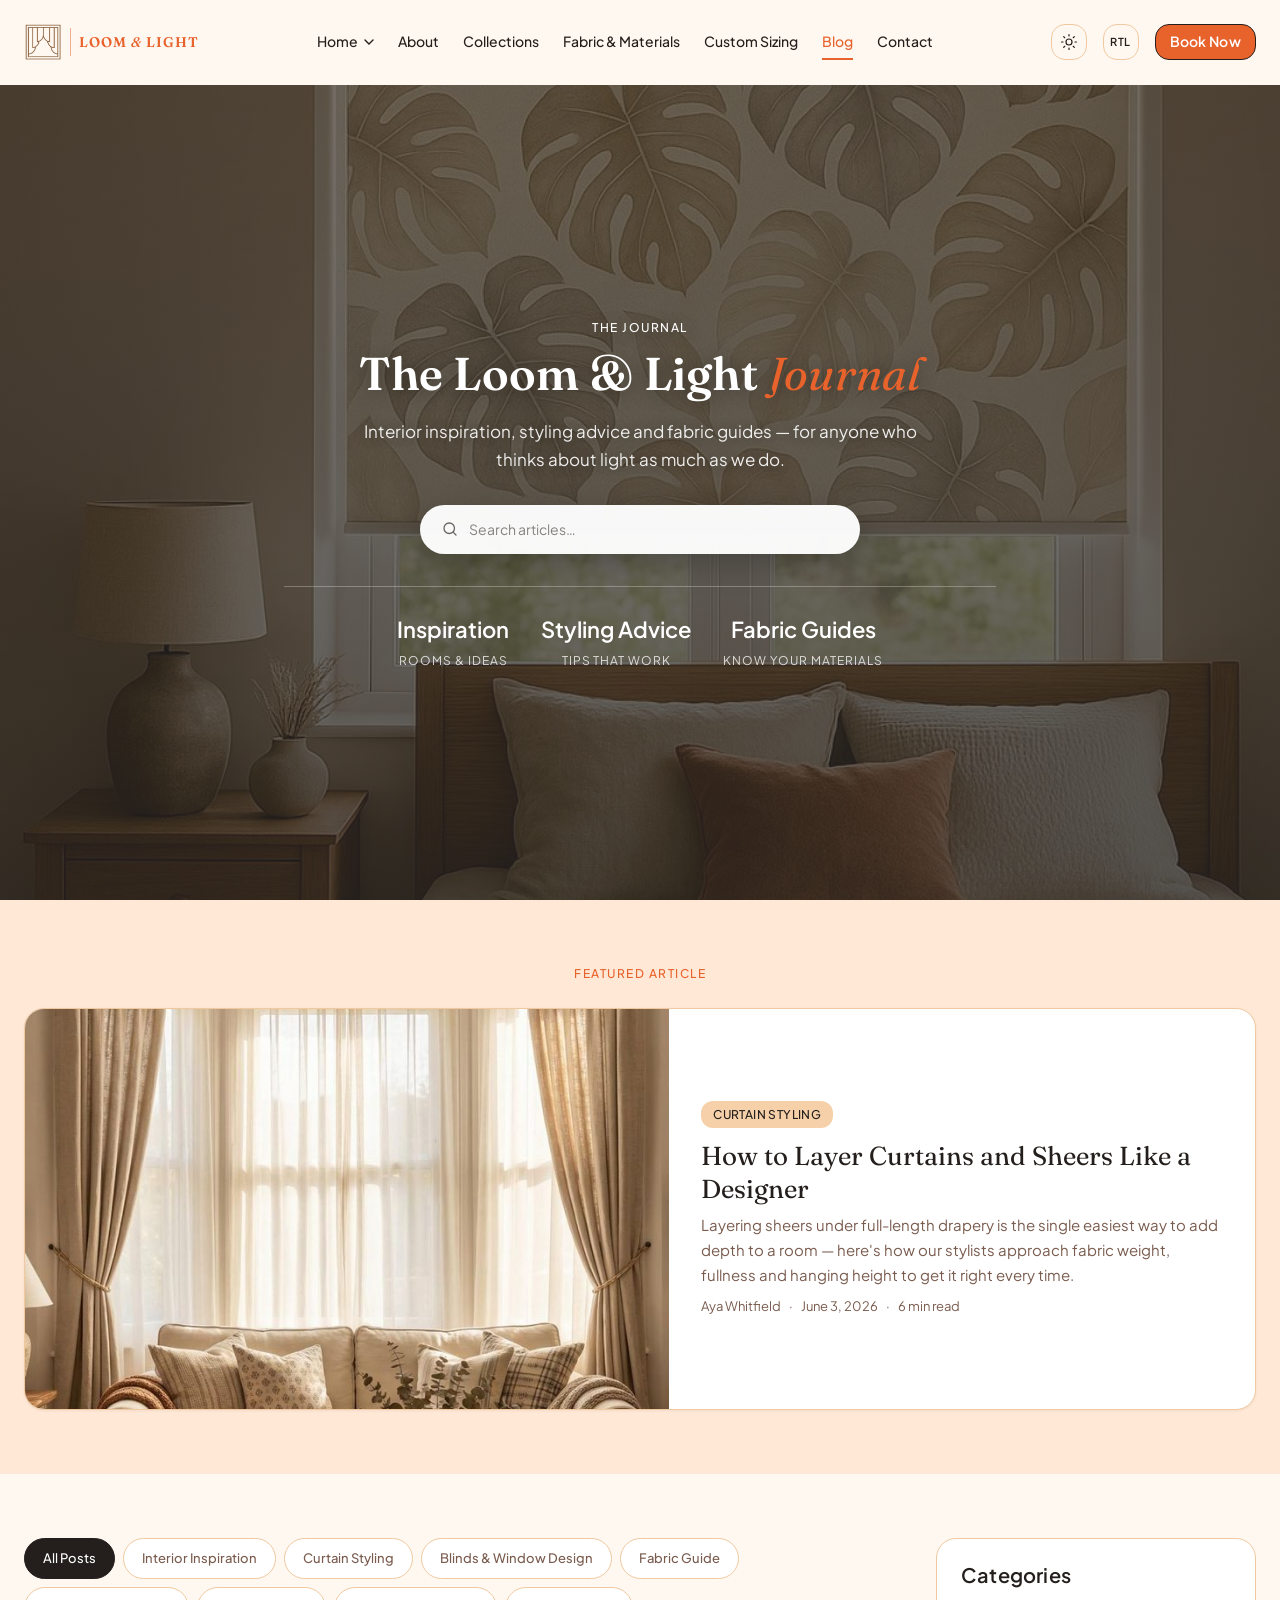
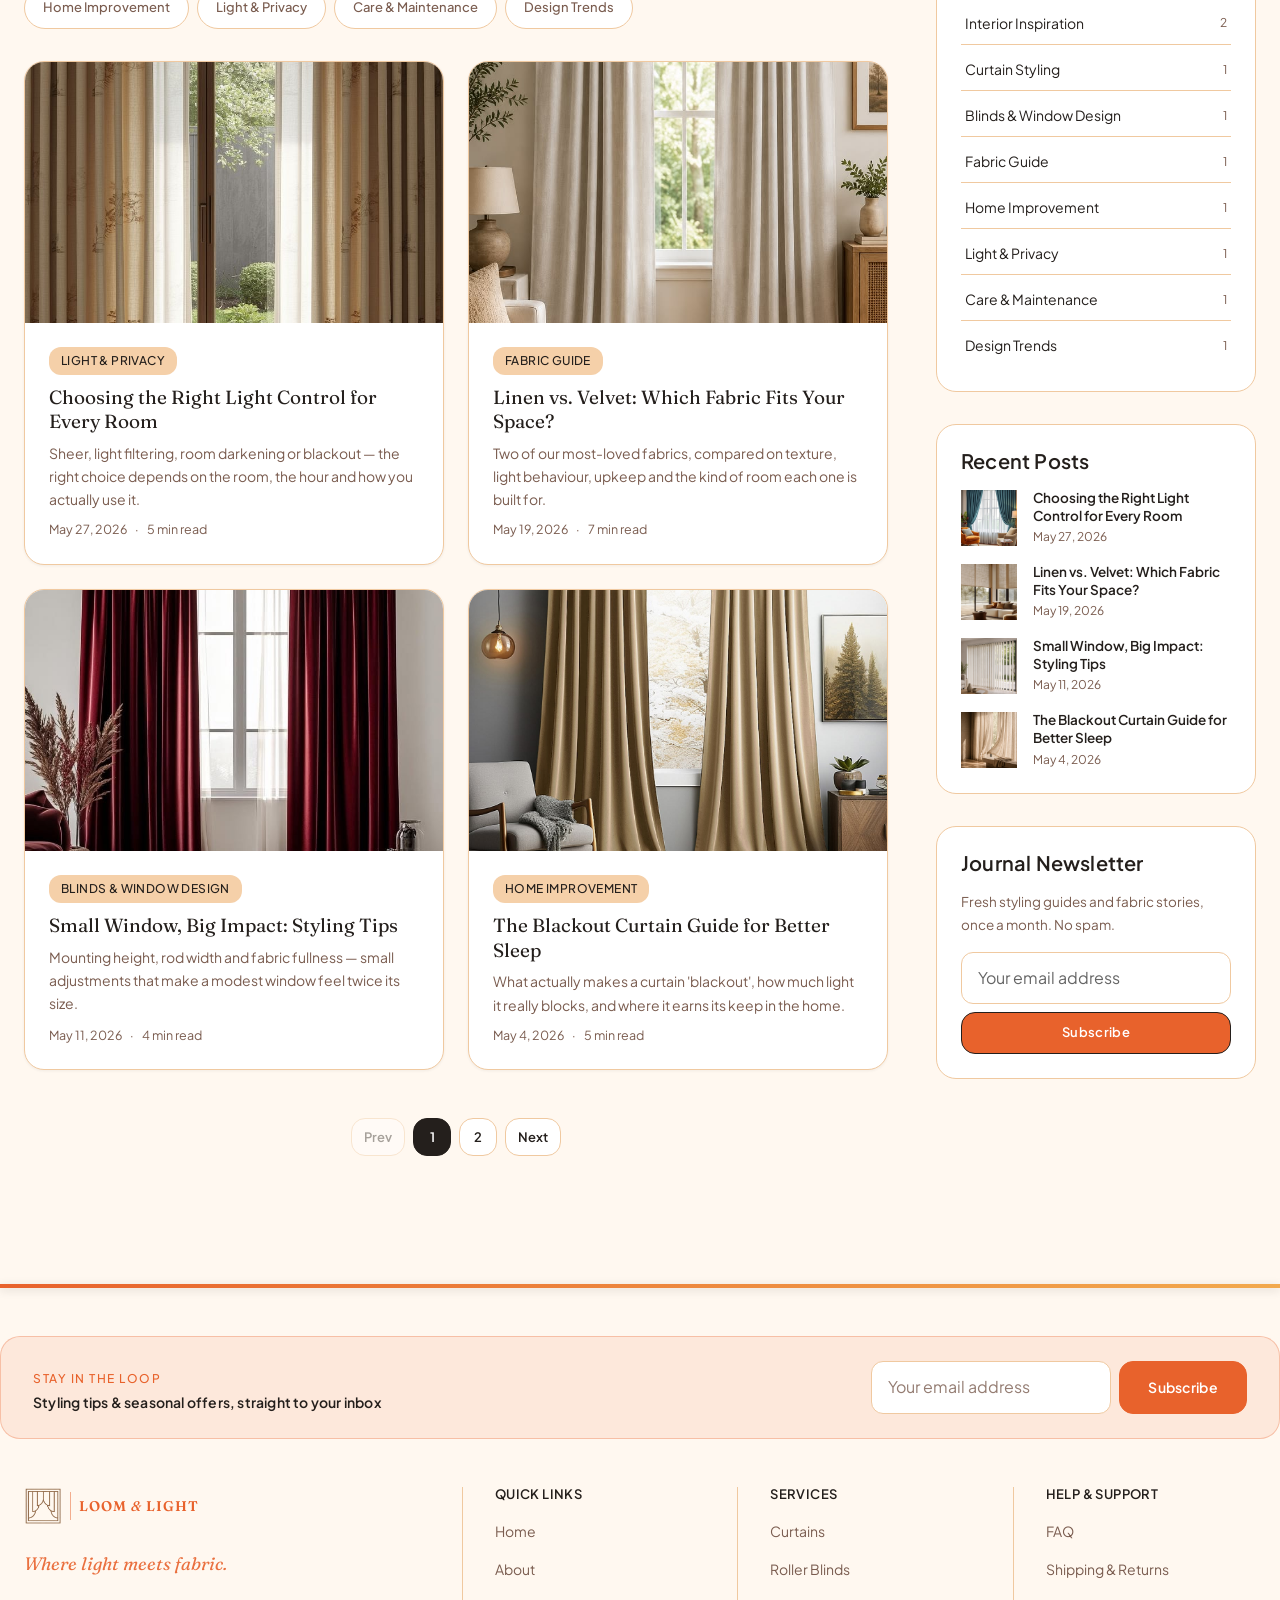
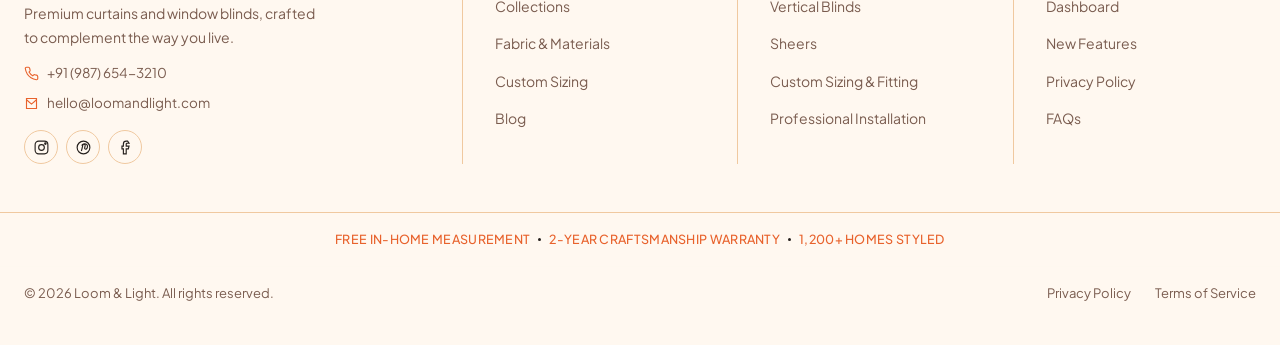
<file: blogs/blogs.html>
<!DOCTYPE html>
<html lang="en" dir="ltr">
<head>
<meta charset="UTF-8">
<meta name="viewport" content="width=device-width, initial-scale=1.0">
<title>The Loom &amp; Light Journal — Interior Inspiration &amp; Fabric Guides</title>
<meta name="description" content="Interior inspiration, curtain styling advice, fabric guides and light & privacy tips from the Loom & Light Journal.">
<meta name="keywords" content="curtain blog, interior design journal, fabric guide, window styling, Loom and Light">
<meta name="robots" content="index, follow">

<meta property="og:type" content="website">
<meta property="og:title" content="The Loom &amp; Light Journal">
<meta property="og:description" content="Interior inspiration, styling advice and fabric guides from Loom & Light.">
<meta property="og:image" content="../global-images/logo.svg">

  <link rel="icon" type="image/svg+xml" href="../global-images/logo-icon-light.png">
  <link rel="stylesheet" href="../global-css/global.css">
  <link rel="stylesheet" href="../components/navbar.css">
  <link rel="stylesheet" href="../components/footer.css">
<link rel="stylesheet" href="blogs.css">
</head>
<body class="no-header-offset">

<a class="skip-link" href="#main-content">Skip to main content</a>

<!-- ==========================================================================
     HEADER / NAVIGATION
     ========================================================================== -->
<header class="llnav" data-llnav>
  <div class="llnav__inner">

    <a href="../home-1/home-1.html" class="llnav__logo" aria-label="Loom & Light — home">
      <img class="llnav__logo-icon llnav__logo-icon--light" src="../global-images/logo-icon-light.png" alt="" width="40" height="40">
      <img class="llnav__logo-icon llnav__logo-icon--dark" src="../global-images/logo-icon-dark.png" alt="" width="40" height="40">
      <span class="llnav__logo-divider" aria-hidden="true"></span>
      <span class="llnav__logo-text">Loom<span class="llnav__logo-amp">&amp;</span>Light</span>
    </a>

    <!-- Desktop nav -->
    <nav class="llnav__nav" aria-label="Primary">
      <ul class="llnav__list">
        <li class="llnav__dropdown" data-llnav-dropdown>
          <button type="button" class="llnav__link llnav__dropdown-trigger" data-llnav-dropdown-trigger aria-expanded="false" aria-haspopup="true">
            Home
            <svg width="10" height="6" viewBox="0 0 10 6" fill="none" aria-hidden="true"><path d="M1 1l4 4 4-4" stroke="currentColor" stroke-width="1.4" stroke-linecap="round"/></svg>
          </button>
          <ul class="llnav__dropdown-menu" data-llnav-dropdown-menu>
            <li><a href="../home-1/home-1.html" data-llnav-link>Home — Showroom</a></li>
            <li><a href="../home-2/home.html" data-llnav-link>Home — Inspiration</a></li>
          </ul>
        </li>
        <li><a href="../about/about.html" class="llnav__link" data-llnav-link>About</a></li>
        <li><a href="../collections/collections.html" class="llnav__link" data-llnav-link>Collections</a></li>
        <li><a href="../fabric-materials/fabric-materials.html" class="llnav__link" data-llnav-link>Fabric &amp; Materials</a></li>
        <li><a href="../custom-sizing/custom-sizing.html" class="llnav__link" data-llnav-link>Custom Sizing</a></li>
        <li><a href="../blogs/blogs.html" class="llnav__link" data-llnav-link>Blog</a></li>
        <li><a href="../contact/contact.html" class="llnav__link" data-llnav-link>Contact</a></li>
      </ul>
    </nav>

    <!-- Desktop-only actions -->
<div class="llnav__actions">
  <button type="button" class="llnav__icon-btn" data-llnav-theme-toggle aria-label="Toggle dark mode" aria-pressed="false">
    <svg class="llnav__icon-sun" width="18" height="18" viewBox="0 0 24 24" fill="none" aria-hidden="true"><circle cx="12" cy="12" r="4" stroke="currentColor" stroke-width="1.6"/><path d="M12 2v2M12 20v2M4.9 4.9l1.4 1.4M17.7 17.7l1.4 1.4M2 12h2M20 12h2M4.9 19.1l1.4-1.4M17.7 6.3l1.4-1.4" stroke="currentColor" stroke-width="1.6" stroke-linecap="round"/></svg>
    <svg class="llnav__icon-moon" width="18" height="18" viewBox="0 0 24 24" fill="none" aria-hidden="true"><path d="M20 14.5A8.5 8.5 0 1 1 9.5 4a6.8 6.8 0 0 0 10.5 10.5Z" stroke="currentColor" stroke-width="1.6" stroke-linejoin="round"/></svg>
  </button>

  <button type="button"
          class="llnav__icon-btn llnav__icon-btn--text"
          data-llnav-rtl-toggle
          aria-label="Toggle right-to-left layout"
          aria-pressed="false">
    <span aria-hidden="true">RTL</span>
  </button>

  <a href="../contact/contact.html#booking" class="llnav__btn llnav__btn--outline">Book Now</a>
</div>

    <!-- Hamburger (mobile only) -->
    <button type="button" class="llnav__burger" data-llnav-burger aria-label="Open menu" aria-expanded="false" aria-controls="llnav-mobile-panel">
      <span></span><span></span><span></span>
    </button>
  </div>

  <!-- Mobile menu panel -->
  <div class="llnav__panel" id="llnav-mobile-panel" data-llnav-panel>
    <ul class="llnav__mobile-list">
      <li><a href="../home-1/home-1.html" class="llnav__mobile-link" data-llnav-link>Home — Showroom</a></li>
      <li><a href="../home-2/home.html" class="llnav__mobile-link" data-llnav-link>Home — Inspiration</a></li>
      <li><a href="../about/about.html" class="llnav__mobile-link" data-llnav-link>About</a></li>
      <li><a href="../collections/collections.html" class="llnav__mobile-link" data-llnav-link>Collections</a></li>
      <li><a href="../fabric-materials/fabric-materials.html" class="llnav__mobile-link" data-llnav-link>Fabric &amp; Materials</a></li>
      <li><a href="../custom-sizing/custom-sizing.html" class="llnav__mobile-link" data-llnav-link>Custom Sizing</a></li>
      <li><a href="../blogs/blogs.html" class="llnav__mobile-link" data-llnav-link>Blog</a></li>
      <li><a href="../contact/contact.html" class="llnav__mobile-link" data-llnav-link>Contact</a></li>
    </ul>

    <div class="llnav__panel-actions">
      <a href="../contact/contact.html#booking" class="llnav__btn llnav__btn--outline">Book Now</a>
      
    </div>

    <div class="llnav__panel-toggles">
      <button type="button" class="llnav__icon-btn llnav__icon-btn--row" data-llnav-theme-toggle aria-label="Toggle dark mode" aria-pressed="false">
        <svg class="llnav__icon-sun" width="18" height="18" viewBox="0 0 24 24" fill="none" aria-hidden="true"><circle cx="12" cy="12" r="4" stroke="currentColor" stroke-width="1.6"/><path d="M12 2v2M12 20v2M4.9 4.9l1.4 1.4M17.7 17.7l1.4 1.4M2 12h2M20 12h2M4.9 19.1l1.4-1.4M17.7 6.3l1.4-1.4" stroke="currentColor" stroke-width="1.6" stroke-linecap="round"/></svg>
        <svg class="llnav__icon-moon" width="18" height="18" viewBox="0 0 24 24" fill="none" aria-hidden="true"><path d="M20 14.5A8.5 8.5 0 1 1 9.5 4a6.8 6.8 0 0 0 10.5 10.5Z" stroke="currentColor" stroke-width="1.6" stroke-linejoin="round"/></svg>
        <span>Dark mode</span>
      </button>
      <button type="button" class="llnav__icon-btn llnav__icon-btn--row" data-llnav-rtl-toggle aria-label="Toggle right-to-left layout" aria-pressed="false">
        <span aria-hidden="true">RTL</span>
        <span>Right to left</span>
      </button>

    </div>
  </div>

  <!-- Backdrop, closes the menu on click outside the panel -->
  <div class="llnav__backdrop" data-llnav-backdrop></div>
</header>

<main id="main-content">

  <!-- ==========================================================================
       HERO
       ========================================================================== -->
<section class="journal-hero">
  <div class="container journal-hero-inner text-center">
    <p class="section-tag">The Journal</p>
    <h1>The Loom &amp; Light <span class="accent-text">Journal</span></h1>
    <p class="journal-hero-sub">Interior inspiration, styling advice and fabric guides — for anyone who thinks about light as much as we do.</p>

    <form class="journal-hero-search" role="search" data-blog-search-form>
      <label class="visually-hidden" for="journal-hero-search-input">Search articles</label>
      <svg width="18" height="18" viewBox="0 0 24 24" fill="none" aria-hidden="true"><circle cx="11" cy="11" r="7" stroke="currentColor" stroke-width="1.7"/><path d="M20 20l-3.5-3.5" stroke="currentColor" stroke-width="1.7" stroke-linecap="round"/></svg>
      <input type="search" id="journal-hero-search-input" placeholder="Search articles…" data-blog-search-input>
    </form>

    <ul class="journal-hero-topics">
      <li><strong>Inspiration</strong><span>Rooms &amp; ideas</span></li>
      <li><strong>Styling Advice</strong><span>Tips that work</span></li>
      <li><strong>Fabric Guides</strong><span>Know your materials</span></li>
    </ul>
  </div>
</section>

  <!-- ==========================================================================
       FEATURED ARTICLE
       ========================================================================== -->
  <section class="section section-alt featured-article-section" aria-labelledby="featured-heading">
    <div class="container">
      <p class="section-tag" id="featured-heading">Featured Article</p>

      <a class="featured-article" href="../blog-details/blog-details.html?post=layering-curtains-sheers">
        <span class="featured-article-media">
  <img src="a1.jpg" alt="Layered curtains and sheers">
</span>
        <span class="featured-article-body">
          <span class="tag">Curtain Styling</span>
          <span class="featured-article-title">How to Layer Curtains and Sheers Like a Designer</span>
          <span class="text-secondary featured-article-excerpt">Layering sheers under full-length drapery is the single easiest way to add depth to a room — here's how our stylists approach fabric weight, fullness and hanging height to get it right every time.</span>
          <span class="featured-article-meta">
            <span>Aya Whitfield</span>
            <span aria-hidden="true">·</span>
            <span>June 3, 2026</span>
            <span aria-hidden="true">·</span>
            <span>6 min read</span>
          </span>
        </span>
      </a>
    </div>
  </section>

  <!-- ==========================================================================
       ARTICLES + SIDEBAR
       ========================================================================== -->
  <section class="section journal-main">
    <div class="container journal-layout">

      <div class="journal-content">

        <div class="journal-filter-bar">
          <div class="journal-categories" role="tablist" aria-label="Filter by category" data-category-filter>
            <button type="button" class="journal-chip is-active" data-category="all">All Posts</button>
            <button type="button" class="journal-chip" data-category="Interior Inspiration">Interior Inspiration</button>
            <button type="button" class="journal-chip" data-category="Curtain Styling">Curtain Styling</button>
            <button type="button" class="journal-chip" data-category="Blinds & Window Design">Blinds &amp; Window Design</button>
            <button type="button" class="journal-chip" data-category="Fabric Guide">Fabric Guide</button>
            <button type="button" class="journal-chip" data-category="Home Improvement">Home Improvement</button>
            <button type="button" class="journal-chip" data-category="Light & Privacy">Light &amp; Privacy</button>
            <button type="button" class="journal-chip" data-category="Care & Maintenance">Care &amp; Maintenance</button>
            <button type="button" class="journal-chip" data-category="Design Trends">Design Trends</button>
          </div>
        </div>

        <p class="journal-empty" data-blog-empty hidden>No articles match your search. Try a different keyword or category.</p>

        <div class="journal-grid" data-blog-grid>

          <a class="post-card" data-post
             data-title="Choosing the Right Light Control for Every Room"
             data-excerpt="Sheer, light filtering, room darkening or blackout — the right choice depends on the room, the hour and how you actually use it."
             data-category="Light & Privacy"
             href="../blog-details/blog-details.html?post=light-control-guide">
            <span class="post-card-media">
  <img src="../fabric-materials/a1.jpg" alt="Window with light-filtering curtains">
</span>
            <span class="post-card-body">
              <span class="tag">Light &amp; Privacy</span>
              <span class="post-card-title">Choosing the Right Light Control for Every Room</span>
              <span class="text-secondary post-card-excerpt">Sheer, light filtering, room darkening or blackout — the right choice depends on the room, the hour and how you actually use it.</span>
              <span class="post-card-meta"><span>May 27, 2026</span><span aria-hidden="true">·</span><span>5 min read</span></span>
            </span>
          </a>

          <a class="post-card" data-post
             data-title="Linen vs. Velvet: Which Fabric Fits Your Space?"
             data-excerpt="Two of our most-loved fabrics, compared on texture, light behaviour, upkeep and the kind of room each one is built for."
             data-category="Fabric Guide"
             href="../blog-details/blog-details.html?post=linen-vs-velvet">
            <span class="post-card-media">
  <img src="../fabric-materials/a2.jpg" alt="Window with light-filtering curtains">
</span>
            <span class="post-card-body">
              <span class="tag">Fabric Guide</span>
              <span class="post-card-title">Linen vs. Velvet: Which Fabric Fits Your Space?</span>
              <span class="text-secondary post-card-excerpt">Two of our most-loved fabrics, compared on texture, light behaviour, upkeep and the kind of room each one is built for.</span>
              <span class="post-card-meta"><span>May 19, 2026</span><span aria-hidden="true">·</span><span>7 min read</span></span>
            </span>
          </a>

          <a class="post-card" data-post
             data-title="Small Window, Big Impact: Styling Tips"
             data-excerpt="Mounting height, rod width and fabric fullness — small adjustments that make a modest window feel twice its size."
             data-category="Blinds & Window Design"
             href="../blog-details/blog-details.html?post=small-window-styling">
            <span class="post-card-media">
  <img src="../fabric-materials/a3.jpg" alt="Window with light-filtering curtains">
</span>
            <span class="post-card-body">
              <span class="tag">Blinds &amp; Window Design</span>
              <span class="post-card-title">Small Window, Big Impact: Styling Tips</span>
              <span class="text-secondary post-card-excerpt">Mounting height, rod width and fabric fullness — small adjustments that make a modest window feel twice its size.</span>
              <span class="post-card-meta"><span>May 11, 2026</span><span aria-hidden="true">·</span><span>4 min read</span></span>
            </span>
          </a>

          <a class="post-card" data-post
             data-title="The Blackout Curtain Guide for Better Sleep"
             data-excerpt="What actually makes a curtain 'blackout', how much light it really blocks, and where it earns its keep in the home."
             data-category="Home Improvement"
             href="../blog-details/blog-details.html?post=blackout-curtain-guide">
            <span class="post-card-media">
  <img src="../fabric-materials/a4.jpg" alt="Window with light-filtering curtains">
</span>
            <span class="post-card-body">
              <span class="tag">Home Improvement</span>
              <span class="post-card-title">The Blackout Curtain Guide for Better Sleep</span>
              <span class="text-secondary post-card-excerpt">What actually makes a curtain 'blackout', how much light it really blocks, and where it earns its keep in the home.</span>
              <span class="post-card-meta"><span>May 4, 2026</span><span aria-hidden="true">·</span><span>5 min read</span></span>
            </span>
          </a>

          <a class="post-card" data-post
             data-title="5 Interior Trends Shaping Living Rooms This Year"
             data-excerpt="From warm minimalism to statement drapery — the directions we're seeing most in current living-room projects."
             data-category="Design Trends"
             href="../blog-details/blog-details.html?post=interior-trends-living-room">
            <span class="post-card-media">
  <img src="../fabric-materials/a5.jpg" alt="Window with light-filtering curtains">
</span>
            <span class="post-card-body">
              <span class="tag">Design Trends</span>
              <span class="post-card-title">5 Interior Trends Shaping Living Rooms This Year</span>
              <span class="text-secondary post-card-excerpt">From warm minimalism to statement drapery — the directions we're seeing most in current living-room projects.</span>
              <span class="post-card-meta"><span>April 22, 2026</span><span aria-hidden="true">·</span><span>6 min read</span></span>
            </span>
          </a>

          <a class="post-card" data-post
             data-title="Everyday Care Tips to Keep Your Curtains Looking New"
             data-excerpt="Dusting schedules, washing do's and don'ts by fabric type, and how to protect colour from fading in direct sun."
             data-category="Care & Maintenance"
             href="../blog-details/blog-details.html?post=linen-vs-velvet">
            <span class="post-card-media">
  <img src="../fabric-materials/a6.jpg" alt="Window with light-filtering curtains">
</span>
            <span class="post-card-body">
              <span class="tag">Care &amp; Maintenance</span>
              <span class="post-card-title">Everyday Care Tips to Keep Your Curtains Looking New</span>
              <span class="text-secondary post-card-excerpt">Dusting schedules, washing do's and don'ts by fabric type, and how to protect colour from fading in direct sun.</span>
              <span class="post-card-meta"><span>April 14, 2026</span><span aria-hidden="true">·</span><span>4 min read</span></span>
            </span>
          </a>

          <a class="post-card" data-post
             data-title="Get the Look: Warm, Sunlit Living Rooms"
             data-excerpt="A round-up of the fabric, colour and layering choices behind our warmest, most sunlit living-room projects."
             data-category="Interior Inspiration"
             href="../blog-details/blog-details.html?post=interior-trends-living-room">
            <span class="post-card-media">
  <img src="../fabric-materials/a7.jpg" alt="Window with light-filtering curtains">
</span>
            <span class="post-card-body">
              <span class="tag">Interior Inspiration</span>
              <span class="post-card-title">Get the Look: Warm, Sunlit Living Rooms</span>
              <span class="text-secondary post-card-excerpt">A round-up of the fabric, colour and layering choices behind our warmest, most sunlit living-room projects.</span>
              <span class="post-card-meta"><span>April 6, 2026</span><span aria-hidden="true">·</span><span>5 min read</span></span>
            </span>
          </a>

        </div>

        <nav class="journal-pagination" aria-label="Article pagination" data-blog-pagination></nav>

      </div>

      <!-- ==========================================================================
           SIDEBAR
           ========================================================================== -->
      <aside class="journal-sidebar" aria-label="Blog sidebar">



        <div class="sidebar-widget">
          <h4>Categories</h4>
          <ul class="sidebar-categories" data-sidebar-categories>
            <li><button type="button" data-category="Interior Inspiration">Interior Inspiration <span>2</span></button></li>
            <li><button type="button" data-category="Curtain Styling">Curtain Styling <span>1</span></button></li>
            <li><button type="button" data-category="Blinds & Window Design">Blinds &amp; Window Design <span>1</span></button></li>
            <li><button type="button" data-category="Fabric Guide">Fabric Guide <span>1</span></button></li>
            <li><button type="button" data-category="Home Improvement">Home Improvement <span>1</span></button></li>
            <li><button type="button" data-category="Light & Privacy">Light &amp; Privacy <span>1</span></button></li>
            <li><button type="button" data-category="Care & Maintenance">Care &amp; Maintenance <span>1</span></button></li>
            <li><button type="button" data-category="Design Trends">Design Trends <span>1</span></button></li>
          </ul>
        </div>

        <div class="sidebar-widget">
          <h4>Recent Posts</h4>
          <ul class="sidebar-recent">
            <li>
              <a href="../blog-details/blog-details.html?post=light-control-guide">
                <span class="sidebar-recent-media">
  <img src="../home-1/a1.jpg" alt="Light control curtains">
</span>
                <span>
                  <span class="sidebar-recent-title">Choosing the Right Light Control for Every Room</span>
                  <span class="sidebar-recent-date">May 27, 2026</span>
                </span>
              </a>
            </li>
            <li>
              <a href="../blog-details/blog-details.html?post=linen-vs-velvet">
                <span class="sidebar-recent-media">
  <img src="../home-1/a2.jpg" alt="Light control curtains">
</span>
                <span>
                  <span class="sidebar-recent-title">Linen vs. Velvet: Which Fabric Fits Your Space?</span>
                  <span class="sidebar-recent-date">May 19, 2026</span>
                </span>
              </a>
            </li>
            <li>
              <a href="../blog-details/blog-details.html?post=small-window-styling">
                <span class="sidebar-recent-media">
  <img src="../home-1/a3.jpg" alt="Light control curtains">
</span>
                <span>
                  <span class="sidebar-recent-title">Small Window, Big Impact: Styling Tips</span>
                  <span class="sidebar-recent-date">May 11, 2026</span>
                </span>
              </a>
            </li>
            <li>
              <a href="../blog-details/blog-details.html?post=blackout-curtain-guide">
                <span class="sidebar-recent-media">
  <img src="../home-1/a4.jpg" alt="Light control curtains">
</span>
                <span>
                  <span class="sidebar-recent-title">The Blackout Curtain Guide for Better Sleep</span>
                  <span class="sidebar-recent-date">May 4, 2026</span>
                </span>
              </a>
            </li>
          </ul>
        </div>

        <div class="sidebar-widget sidebar-newsletter">
          <h4>Journal Newsletter</h4>
          <p class="text-secondary">Fresh styling guides and fabric stories, once a month. No spam.</p>
          <form class="sidebar-newsletter-form" data-ajax-form data-success-message="You're on the list — welcome to the Journal.">
            <label class="visually-hidden" for="journal-newsletter-email">Email address</label>
            <input type="email" id="journal-newsletter-email" class="form-input" placeholder="Your email address" required>
            <button type="submit" class="btn btn-primary btn-sm">Subscribe</button>
            <p class="form-feedback" data-form-feedback></p>
          </form>
        </div>

      </aside>

    </div>
  </section>

</main>

<!-- ==========================================================================
     FOOTER
     ========================================================================== -->
<footer class="site-footer">

  <!-- Newsletter callout -->
  <div class="container footer-newsletter">
    <div class="footer-newsletter-copy">
      <span class="eyebrow">Stay In The Loop</span>
      <h3>Styling tips &amp; seasonal offers, straight to your inbox</h3>
    </div>
    <form class="newsletter-form" data-ajax-form data-success-message="Thanks for subscribing!">
      <label for="newsletter-email" class="sr-only">Email address</label>
      <input type="email" id="newsletter-email" class="form-input" placeholder="Your email address" required>
      <button type="submit" class="btn btn-premium">Subscribe</button>
    </form>
    <p class="form-feedback" data-form-feedback aria-live="polite"></p>
  </div>

  <!-- Main columns -->
  <div class="container footer-top">

    <div class="footer-brand">
<a href="home-1.html" class="llnav__logo" aria-label="Loom & Light — home">
  <img class="llnav__logo-icon llnav__logo-icon--light" src="../global-images/logo-icon-light.png" alt="" width="40" height="40">
  <img class="llnav__logo-icon llnav__logo-icon--dark" src="../global-images/logo-icon-dark.png" alt="" width="40" height="40">
  <span class="llnav__logo-divider" aria-hidden="true"></span>
  <span class="llnav__logo-text">Loom<span class="llnav__logo-amp">&amp;</span>Light</span>
</a>
      <p class="footer-tagline accent-text">Where light meets fabric.</p>
      <p class="footer-desc">Premium curtains and window blinds, crafted to complement the way you live.</p>

      <ul class="footer-contact-quick">
        <li>
          <svg width="15" height="15" viewBox="0 0 24 24" fill="none" stroke="currentColor" stroke-width="1.8" aria-hidden="true"><path d="M22 16.9v3a2 2 0 0 1-2.2 2 19.8 19.8 0 0 1-8.6-3.1 19.5 19.5 0 0 1-6-6 19.8 19.8 0 0 1-3.1-8.7A2 2 0 0 1 4.1 2h3a2 2 0 0 1 2 1.7c.1.9.3 1.8.6 2.7a2 2 0 0 1-.5 2.1L8 9.7a16 16 0 0 0 6 6l1.2-1.2a2 2 0 0 1 2.1-.5c.9.3 1.8.5 2.7.6a2 2 0 0 1 1.7 2z"/></svg>
          <a href="tel:+919876543210">+91 (987) 654-3210</a>
        </li>
        <li>
          <svg width="15" height="15" viewBox="0 0 24 24" fill="none" stroke="currentColor" stroke-width="1.8" aria-hidden="true"><path d="M4 4h16v16H4z"/><path d="M4 6l8 7 8-7"/></svg>
          <a href="mailto:hello@loomandlight.com">hello@loomandlight.com</a>
        </li>
      </ul>

      <div class="footer-socials" aria-label="Social media links">
        <a href="#" class="social-icon" aria-label="Instagram">
          <svg width="17" height="17" viewBox="0 0 24 24" fill="none" stroke="currentColor" stroke-width="1.6"><rect x="3" y="3" width="18" height="18" rx="5"/><circle cx="12" cy="12" r="4"/><circle cx="17.5" cy="6.5" r="1"/></svg>
        </a>
        <a href="#" class="social-icon" aria-label="Pinterest">
          <svg width="17" height="17" viewBox="0 0 24 24" fill="none" stroke="currentColor" stroke-width="1.6"><circle cx="12" cy="12" r="9"/><path d="M9 17c1-3 1.5-6 2-8.5.3-1.4 2.5-1.7 3.2-.3.5 1-.1 2.6-.5 4-.4 1.5.6 2.6 2 2.1 2-.7 2.6-4.6 1-6.3-1.9-2-6-1.6-7.3 1.1"/></svg>
        </a>
        <a href="#" class="social-icon" aria-label="Facebook">
          <svg width="17" height="17" viewBox="0 0 24 24" fill="none" stroke="currentColor" stroke-width="1.6"><path d="M15 3h-2a4 4 0 0 0-4 4v3H7v4h2v7h4v-7h3l1-4h-4V7a1 1 0 0 1 1-1h3z"/></svg>
        </a>
      </div>
    </div>



    <div class="footer-col">
      <h4 class="footer-heading">Quick Links</h4>
      <ul class="footer-links">
        <li><a href="../home-1/home-1.html">Home</a></li>
        <li><a href="../about/about.html">About</a></li>
        <li><a href="../collections/collections.html">Collections</a></li>
        <li><a href="../fabric-materials/fabric-materials.html">Fabric &amp; Materials</a></li>
        <li><a href="../custom-sizing/custom-sizing.html">Custom Sizing</a></li>
        <li><a href="../blogs/blogs.html">Blog</a></li>
        
      </ul>
    </div>



    <div class="footer-col">
      <h4 class="footer-heading">Services</h4>
      <ul class="footer-links">
        <li><a href="../service-details/service-details-1.html">Curtains</a></li>
        <li><a href="../service-details/service-details-2.html">Roller Blinds</a></li>
        <li><a href="../service-details/service-details-3.html">Vertical Blinds</a></li>
        <li><a href="../service-details/service-details-4.html">Sheers</a></li>
        <li><a href="../service-details/service-details-5.html">Custom Sizing &amp; Fitting</a></li>
        <li><a href="../service-details/service-details-6.html">Professional Installation</a></li>
      </ul>
    </div>



    <div class="footer-col">
      <h4 class="footer-heading">Help &amp; Support</h4>
      <ul class="footer-links">
        <li><a href="../contact/contact.html#faq">FAQ</a></li>
        <li><a href="../contact/contact.html">Shipping &amp; Returns</a></li>
        <li><a href="../login/login.html">Dashboard</a></li>
        <li><a href="../contact/contact.html">New Features</a></li>
        <li><a href="../contact/contact.html">Privacy Policy</a></li>
        <li><a href="../contact/contact.html#faq">FAQs</a></li>
      </ul>
    </div>
  </div>

  <!-- Trust strip -->
  <div class="container footer-trust">
    <span>Free In-Home Measurement</span>
    <span class="footer-trust-dot" aria-hidden="true"></span>
    <span>2-Year Craftsmanship Warranty</span>
    <span class="footer-trust-dot" aria-hidden="true"></span>
    <span>1,200+ Homes Styled</span>
  </div>

  <div class="footer-bottom">
    <div class="container footer-bottom-inner">
      <p>&copy; <span data-current-year>2026</span> Loom &amp; Light. All rights reserved.</p>
      <div class="footer-legal">
        <a href="#">Privacy Policy</a>
        <a href="#">Terms of Service</a>
      </div>
    </div>
  </div>

  <button type="button" class="back-to-top" data-back-to-top aria-label="Back to top">
    <svg width="16" height="16" viewBox="0 0 24 24" fill="none" stroke="currentColor" stroke-width="2" aria-hidden="true"><path d="M12 19V5M5 12l7-7 7 7"/></svg>
  </button>
</footer>

  <script src="../global-js/global.js"></script>
  <script src="../components/navbar.js"></script>
  <script src="../components/footer.js"></script>
<script src="blogs.js"></script>
</body>
</html>
</file>
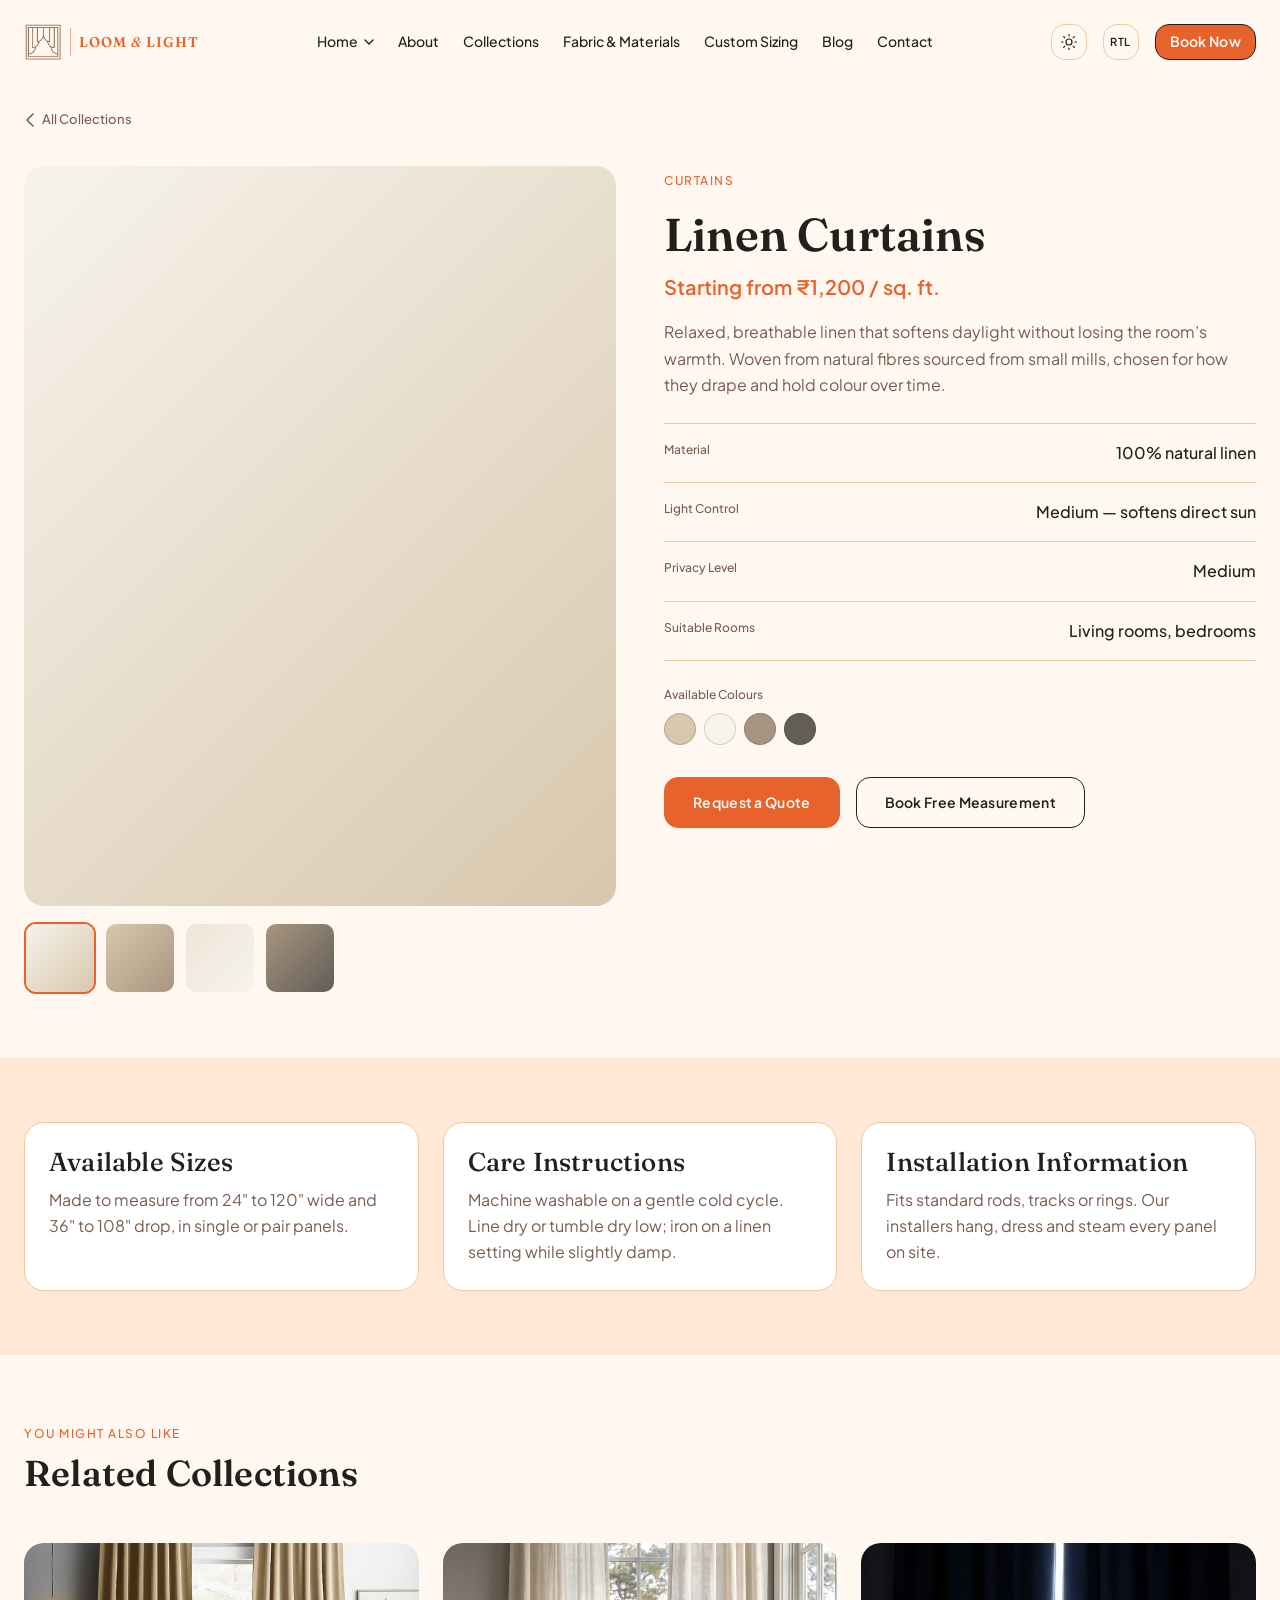
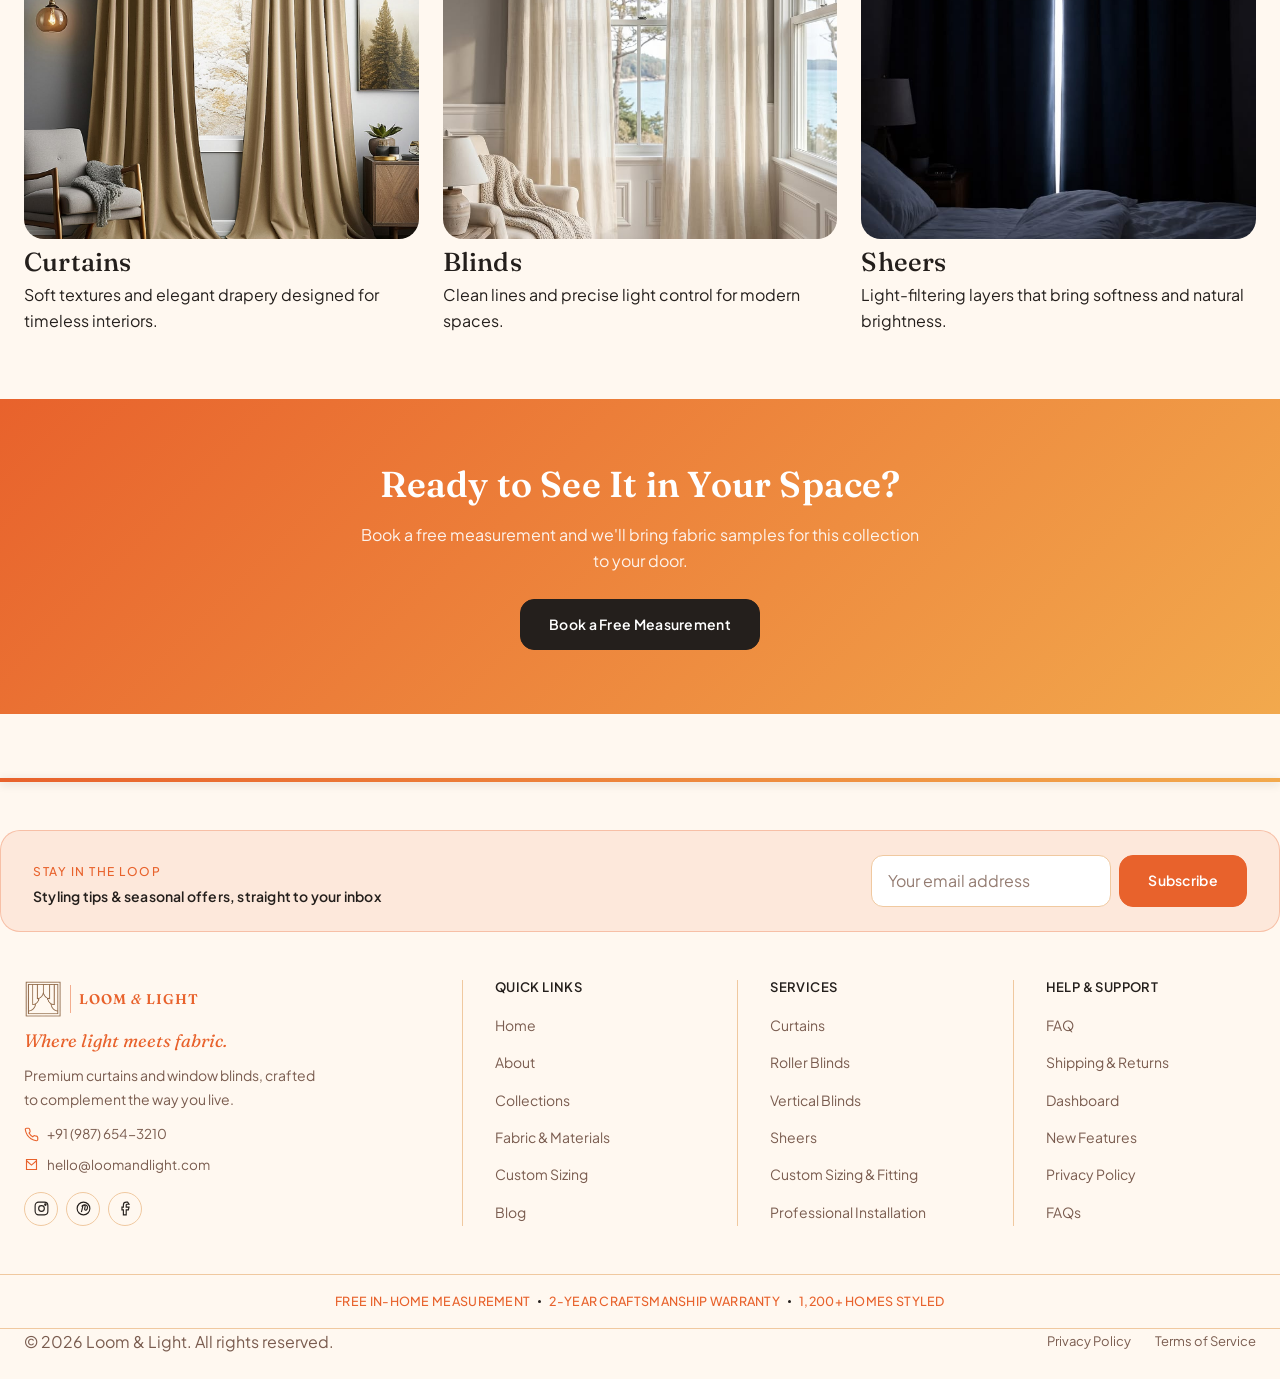
<file: collections/collection-detail.html>
<!doctype html>
<html lang="en" dir="ltr">
<head>
  <meta charset="UTF-8">
  <meta name="viewport" content="width=device-width, initial-scale=1.0">
  <title data-detail-title>Collection Details | Loom & Light</title>
  <meta name="description" data-detail-meta-description content="Explore material, colours, light control, privacy, sizing and care for this Loom & Light collection.">
  <meta name="theme-color" content="#F7F3EC">

  <meta property="og:type" content="website">
  <meta property="og:title" data-detail-og-title content="Collection Details | Loom & Light">
  <meta property="og:description" content="Material, colours, sizing and care for this Loom & Light collection.">
  <meta property="og:image" content="../global-images/og-collection-detail.jpg">

  <link rel="icon" type="image/svg+xml" href="../global-images/logo-icon-light.png">
  <link rel="stylesheet" href="../global-css/global.css">
  <link rel="stylesheet" href="../components/navbar.css">
  <link rel="stylesheet" href="../components/footer.css">
  <link rel="stylesheet" href="collection-detail.css">
</head>
<body>

  <a class="skip-link" href="#main-content">Skip to content</a>

  <!-- ==========================================================================
       HEADER / NAVIGATION
       ========================================================================== -->
<header class="llnav" data-llnav>
  <div class="llnav__inner">

    <a href="../home-1/home-1.html" class="llnav__logo" aria-label="Loom & Light — home">
      <img class="llnav__logo-icon llnav__logo-icon--light" src="../global-images/logo-icon-light.png" alt="" width="40" height="40">
      <img class="llnav__logo-icon llnav__logo-icon--dark" src="../global-images/logo-icon-dark.png" alt="" width="40" height="40">
      <span class="llnav__logo-divider" aria-hidden="true"></span>
      <span class="llnav__logo-text">Loom<span class="llnav__logo-amp">&amp;</span>Light</span>
    </a>

    <!-- Desktop nav -->
    <nav class="llnav__nav" aria-label="Primary">
      <ul class="llnav__list">
        <li class="llnav__dropdown" data-llnav-dropdown>
          <button type="button" class="llnav__link llnav__dropdown-trigger" data-llnav-dropdown-trigger aria-expanded="false" aria-haspopup="true">
            Home
            <svg width="10" height="6" viewBox="0 0 10 6" fill="none" aria-hidden="true"><path d="M1 1l4 4 4-4" stroke="currentColor" stroke-width="1.4" stroke-linecap="round"/></svg>
          </button>
          <ul class="llnav__dropdown-menu" data-llnav-dropdown-menu>
            <li><a href="../home-1/home-1.html" data-llnav-link>Home — Showroom</a></li>
            <li><a href="../home-2/home.html" data-llnav-link>Home — Inspiration</a></li>
          </ul>
        </li>
        <li><a href="../about/about.html" class="llnav__link" data-llnav-link>About</a></li>
        <li><a href="../collections/collections.html" class="llnav__link" data-llnav-link>Collections</a></li>
        <li><a href="../fabric-materials/fabric-materials.html" class="llnav__link" data-llnav-link>Fabric &amp; Materials</a></li>
        <li><a href="../custom-sizing/custom-sizing.html" class="llnav__link" data-llnav-link>Custom Sizing</a></li>
        <li><a href="../blogs/blogs.html" class="llnav__link" data-llnav-link>Blog</a></li>
        <li><a href="../contact/contact.html" class="llnav__link" data-llnav-link>Contact</a></li>
      </ul>
    </nav>

    <!-- Desktop-only actions -->
<div class="llnav__actions">
  <button type="button" class="llnav__icon-btn" data-llnav-theme-toggle aria-label="Toggle dark mode" aria-pressed="false">
    <svg class="llnav__icon-sun" width="18" height="18" viewBox="0 0 24 24" fill="none" aria-hidden="true"><circle cx="12" cy="12" r="4" stroke="currentColor" stroke-width="1.6"/><path d="M12 2v2M12 20v2M4.9 4.9l1.4 1.4M17.7 17.7l1.4 1.4M2 12h2M20 12h2M4.9 19.1l1.4-1.4M17.7 6.3l1.4-1.4" stroke="currentColor" stroke-width="1.6" stroke-linecap="round"/></svg>
    <svg class="llnav__icon-moon" width="18" height="18" viewBox="0 0 24 24" fill="none" aria-hidden="true"><path d="M20 14.5A8.5 8.5 0 1 1 9.5 4a6.8 6.8 0 0 0 10.5 10.5Z" stroke="currentColor" stroke-width="1.6" stroke-linejoin="round"/></svg>
  </button>

  <button type="button"
          class="llnav__icon-btn llnav__icon-btn--text"
          data-llnav-rtl-toggle
          aria-label="Toggle right-to-left layout"
          aria-pressed="false">
    <span aria-hidden="true">RTL</span>
  </button>

  <a href="../contact/contact.html#booking" class="llnav__btn llnav__btn--outline">Book Now</a>
</div>

    <!-- Hamburger (mobile only) -->
    <button type="button" class="llnav__burger" data-llnav-burger aria-label="Open menu" aria-expanded="false" aria-controls="llnav-mobile-panel">
      <span></span><span></span><span></span>
    </button>
  </div>

  <!-- Mobile menu panel -->
  <div class="llnav__panel" id="llnav-mobile-panel" data-llnav-panel>
    <ul class="llnav__mobile-list">
      <li><a href="../home-1/home-1.html" class="llnav__mobile-link" data-llnav-link>Home — Showroom</a></li>
      <li><a href="../home-2/home.html" class="llnav__mobile-link" data-llnav-link>Home — Inspiration</a></li>
      <li><a href="../about/about.html" class="llnav__mobile-link" data-llnav-link>About</a></li>
      <li><a href="../collections/collections.html" class="llnav__mobile-link" data-llnav-link>Collections</a></li>
      <li><a href="../fabric-materials/fabric-materials.html" class="llnav__mobile-link" data-llnav-link>Fabric &amp; Materials</a></li>
      <li><a href="../custom-sizing/custom-sizing.html" class="llnav__mobile-link" data-llnav-link>Custom Sizing</a></li>
      <li><a href="../blogs/blogs.html" class="llnav__mobile-link" data-llnav-link>Blog</a></li>
      <li><a href="../contact/contact.html" class="llnav__mobile-link" data-llnav-link>Contact</a></li>
    </ul>

    <div class="llnav__panel-actions">
      <a href="../contact/contact.html#booking" class="llnav__btn llnav__btn--outline">Book Now</a>
      
    </div>

    <div class="llnav__panel-toggles">
      <button type="button" class="llnav__icon-btn llnav__icon-btn--row" data-llnav-theme-toggle aria-label="Toggle dark mode" aria-pressed="false">
        <svg class="llnav__icon-sun" width="18" height="18" viewBox="0 0 24 24" fill="none" aria-hidden="true"><circle cx="12" cy="12" r="4" stroke="currentColor" stroke-width="1.6"/><path d="M12 2v2M12 20v2M4.9 4.9l1.4 1.4M17.7 17.7l1.4 1.4M2 12h2M20 12h2M4.9 19.1l1.4-1.4M17.7 6.3l1.4-1.4" stroke="currentColor" stroke-width="1.6" stroke-linecap="round"/></svg>
        <svg class="llnav__icon-moon" width="18" height="18" viewBox="0 0 24 24" fill="none" aria-hidden="true"><path d="M20 14.5A8.5 8.5 0 1 1 9.5 4a6.8 6.8 0 0 0 10.5 10.5Z" stroke="currentColor" stroke-width="1.6" stroke-linejoin="round"/></svg>
        <span>Dark mode</span>
      </button>
      <button type="button" class="llnav__icon-btn llnav__icon-btn--row" data-llnav-rtl-toggle aria-label="Toggle right-to-left layout" aria-pressed="false">
        <span aria-hidden="true">RTL</span>
        <span>Right to left</span>
      </button>

    </div>
  </div>

  <!-- Backdrop, closes the menu on click outside the panel -->
  <div class="llnav__backdrop" data-llnav-backdrop></div>
</header>

  <main id="main-content">

    <!-- ==========================================================================
         BACK LINK
         ========================================================================== -->
    <div class="container detail-back">
      <a href="collections.html" class="detail-back__link">
        <svg width="14" height="14" viewBox="0 0 14 14" fill="none" aria-hidden="true"><path d="M9 1L3 7l6 6" stroke="currentColor" stroke-width="1.6" stroke-linecap="round" stroke-linejoin="round"/></svg>
        All Collections
      </a>
    </div>

    <!-- ==========================================================================
         GALLERY + OVERVIEW
         ========================================================================== -->
    <section class="detail-overview">
      <div class="container detail-overview__grid">

        <!-- Image gallery -->
        <div class="detail-gallery">
          <div class="detail-gallery__main" data-gallery-main aria-live="polite"></div>
          <div class="detail-gallery__thumbs" data-gallery-thumbs role="tablist" aria-label="Product images"></div>
        </div>

        <!-- Overview copy -->
        <div class="detail-copy">
          <p class="section-tag" data-detail-category>Curtains</p>
          <h1 data-detail-name>Collection Name</h1>
          <p class="detail-copy__price" data-detail-price>Starting from &#8377;0 / sq. ft.</p>
          <p class="detail-copy__description" data-detail-description>Description goes here.</p>

          <dl class="detail-specs">
            <div><dt>Material</dt><dd data-spec-material></dd></div>
            <div><dt>Light Control</dt><dd data-spec-light></dd></div>
            <div><dt>Privacy Level</dt><dd data-spec-privacy></dd></div>
            <div><dt>Suitable Rooms</dt><dd data-spec-rooms></dd></div>
          </dl>

          <div class="detail-colors">
            <span class="detail-colors__label">Available Colours</span>
            <div class="detail-colors__swatches" data-detail-colors></div>
          </div>

          <div class="detail-cta">
            <a href="contact.html#quote" class="btn btn-premium">Request a Quote</a>
            <a href="contact.html#booking" class="btn btn-outline">Book Free Measurement</a>
          </div>
        </div>
      </div>
    </section>

    <!-- ==========================================================================
         SIZES / CARE / INSTALLATION
         ========================================================================== -->
    <section class="section section-alt detail-info-section">
      <div class="container">
        <div class="grid grid-3 detail-info-grid">
          <div class="detail-info-card">
            <h3>Available Sizes</h3>
            <p class="text-secondary" data-detail-sizes></p>
          </div>
          <div class="detail-info-card">
            <h3>Care Instructions</h3>
            <p class="text-secondary" data-detail-care></p>
          </div>
          <div class="detail-info-card">
            <h3>Installation Information</h3>
            <p class="text-secondary" data-detail-installation></p>
          </div>
        </div>
      </div>
    </section>

    <!-- ==========================================================================
         RELATED COLLECTIONS
         ========================================================================== -->
<section class="section related-section">
  <div class="container">
    <div class="section-heading">
      <p class="section-tag">You Might Also Like</p>
      <h2>Related Collections</h2>
    </div>

    <div class="grid grid-3 related-grid">

      <a href="../collections/collections.html?type=curtains" class="related-card">
        <div class="related-card-image">
          <img
            src="../fabric-materials/a4.jpg"
            alt="Premium curtain collection"
            loading="lazy">
        </div>
        <div class="related-card-content">
          <h3>Curtains</h3>
          <p>Soft textures and elegant drapery designed for timeless interiors.</p>
        </div>
      </a>

      <a href="../collections/collections.html?type=blinds" class="related-card">
        <div class="related-card-image">
          <img
            src="../fabric-materials/a5.jpg"
            alt="Elegant window blinds collection"
            loading="lazy">
        </div>
        <div class="related-card-content">
          <h3>Blinds</h3>
          <p>Clean lines and precise light control for modern spaces.</p>
        </div>
      </a>

      <a href="../collections/collections.html?type=sheers" class="related-card">
        <div class="related-card-image">
          <img
            src="../fabric-materials/a6.jpg"
            alt="Lightweight sheer curtain collection"
            loading="lazy">
        </div>
        <div class="related-card-content">
          <h3>Sheers</h3>
          <p>Light-filtering layers that bring softness and natural brightness.</p>
        </div>
      </a>

    </div>
  </div>
</section>

    <!-- ==========================================================================
         CTA BANNER
         ========================================================================== -->
    <section class="cta-banner">
      <div class="container cta-banner__inner">
        <h2>Ready to See It in Your Space?</h2>
        <p>Book a free measurement and we'll bring fabric samples for this collection to your door.</p>
        <a href="contact.html#booking" class="btn btn-premium">Book a Free Measurement</a>
      </div>
    </section>

  </main>

  <!-- ==========================================================================
       FOOTER
       ========================================================================== -->
<footer class="site-footer">

  <!-- Newsletter callout -->
  <div class="container footer-newsletter">
    <div class="footer-newsletter-copy">
      <span class="eyebrow">Stay In The Loop</span>
      <h3>Styling tips &amp; seasonal offers, straight to your inbox</h3>
    </div>
    <form class="newsletter-form" data-ajax-form data-success-message="Thanks for subscribing!">
      <label for="newsletter-email" class="sr-only">Email address</label>
      <input type="email" id="newsletter-email" class="form-input" placeholder="Your email address" required>
      <button type="submit" class="btn btn-premium">Subscribe</button>
    </form>
    <p class="form-feedback" data-form-feedback aria-live="polite"></p>
  </div>

  <!-- Main columns -->
  <div class="container footer-top">

    <div class="footer-brand">
<a href="home-1.html" class="llnav__logo" aria-label="Loom & Light — home">
  <img class="llnav__logo-icon llnav__logo-icon--light" src="../global-images/logo-icon-light.png" alt="" width="40" height="40">
  <img class="llnav__logo-icon llnav__logo-icon--dark" src="../global-images/logo-icon-dark.png" alt="" width="40" height="40">
  <span class="llnav__logo-divider" aria-hidden="true"></span>
  <span class="llnav__logo-text">Loom<span class="llnav__logo-amp">&amp;</span>Light</span>
</a>
      <p class="footer-tagline accent-text">Where light meets fabric.</p>
      <p class="footer-desc">Premium curtains and window blinds, crafted to complement the way you live.</p>

      <ul class="footer-contact-quick">
        <li>
          <svg width="15" height="15" viewBox="0 0 24 24" fill="none" stroke="currentColor" stroke-width="1.8" aria-hidden="true"><path d="M22 16.9v3a2 2 0 0 1-2.2 2 19.8 19.8 0 0 1-8.6-3.1 19.5 19.5 0 0 1-6-6 19.8 19.8 0 0 1-3.1-8.7A2 2 0 0 1 4.1 2h3a2 2 0 0 1 2 1.7c.1.9.3 1.8.6 2.7a2 2 0 0 1-.5 2.1L8 9.7a16 16 0 0 0 6 6l1.2-1.2a2 2 0 0 1 2.1-.5c.9.3 1.8.5 2.7.6a2 2 0 0 1 1.7 2z"/></svg>
          <a href="tel:+919876543210">+91 (987) 654-3210</a>
        </li>
        <li>
          <svg width="15" height="15" viewBox="0 0 24 24" fill="none" stroke="currentColor" stroke-width="1.8" aria-hidden="true"><path d="M4 4h16v16H4z"/><path d="M4 6l8 7 8-7"/></svg>
          <a href="mailto:hello@loomandlight.com">hello@loomandlight.com</a>
        </li>
      </ul>

      <div class="footer-socials" aria-label="Social media links">
        <a href="#" class="social-icon" aria-label="Instagram">
          <svg width="17" height="17" viewBox="0 0 24 24" fill="none" stroke="currentColor" stroke-width="1.6"><rect x="3" y="3" width="18" height="18" rx="5"/><circle cx="12" cy="12" r="4"/><circle cx="17.5" cy="6.5" r="1"/></svg>
        </a>
        <a href="#" class="social-icon" aria-label="Pinterest">
          <svg width="17" height="17" viewBox="0 0 24 24" fill="none" stroke="currentColor" stroke-width="1.6"><circle cx="12" cy="12" r="9"/><path d="M9 17c1-3 1.5-6 2-8.5.3-1.4 2.5-1.7 3.2-.3.5 1-.1 2.6-.5 4-.4 1.5.6 2.6 2 2.1 2-.7 2.6-4.6 1-6.3-1.9-2-6-1.6-7.3 1.1"/></svg>
        </a>
        <a href="#" class="social-icon" aria-label="Facebook">
          <svg width="17" height="17" viewBox="0 0 24 24" fill="none" stroke="currentColor" stroke-width="1.6"><path d="M15 3h-2a4 4 0 0 0-4 4v3H7v4h2v7h4v-7h3l1-4h-4V7a1 1 0 0 1 1-1h3z"/></svg>
        </a>
      </div>
    </div>



    <div class="footer-col">
      <h4 class="footer-heading">Quick Links</h4>
      <ul class="footer-links">
        <li><a href="../home-1/home-1.html">Home</a></li>
        <li><a href="../about/about.html">About</a></li>
        <li><a href="../collections/collections.html">Collections</a></li>
        <li><a href="../fabric-materials/fabric-materials.html">Fabric &amp; Materials</a></li>
        <li><a href="../custom-sizing/custom-sizing.html">Custom Sizing</a></li>
        <li><a href="../blogs/blogs.html">Blog</a></li>
        
      </ul>
    </div>



    <div class="footer-col">
      <h4 class="footer-heading">Services</h4>
      <ul class="footer-links">
        <li><a href="../service-details/service-details-1.html">Curtains</a></li>
        <li><a href="../service-details/service-details-2.html">Roller Blinds</a></li>
        <li><a href="../service-details/service-details-3.html">Vertical Blinds</a></li>
        <li><a href="../service-details/service-details-4.html">Sheers</a></li>
        <li><a href="../service-details/service-details-5.html">Custom Sizing &amp; Fitting</a></li>
        <li><a href="../service-details/service-details-6.html">Professional Installation</a></li>
      </ul>
    </div>



    <div class="footer-col">
      <h4 class="footer-heading">Help &amp; Support</h4>
      <ul class="footer-links">
        <li><a href="../contact/contact.html#faq">FAQ</a></li>
        <li><a href="../contact/contact.html">Shipping &amp; Returns</a></li>
        <li><a href="../login/login.html">Dashboard</a></li>
        <li><a href="../contact/contact.html">New Features</a></li>
        <li><a href="../contact/contact.html">Privacy Policy</a></li>
        <li><a href="../contact/contact.html#faq">FAQs</a></li>
      </ul>
    </div>
  </div>

  <!-- Trust strip -->
  <div class="container footer-trust">
    <span>Free In-Home Measurement</span>
    <span class="footer-trust-dot" aria-hidden="true"></span>
    <span>2-Year Craftsmanship Warranty</span>
    <span class="footer-trust-dot" aria-hidden="true"></span>
    <span>1,200+ Homes Styled</span>
  </div>

  <div class="footer-bottom">
    <div class="container footer-bottom-inner">
      <p>&copy; <span data-current-year>2026</span> Loom &amp; Light. All rights reserved.</p>
      <div class="footer-legal">
        <a href="#">Privacy Policy</a>
        <a href="#">Terms of Service</a>
      </div>
    </div>
  </div>

  <button type="button" class="back-to-top" data-back-to-top aria-label="Back to top">
    <svg width="16" height="16" viewBox="0 0 24 24" fill="none" stroke="currentColor" stroke-width="2" aria-hidden="true"><path d="M12 19V5M5 12l7-7 7 7"/></svg>
  </button>
</footer>

  <script src="../global-js/global.js"></script>
  <script src="../components/navbar.js"></script>
  <script src="../components/footer.js"></script>
  <script src="collection-detail.js"></script>
</body>
</html>
</file>
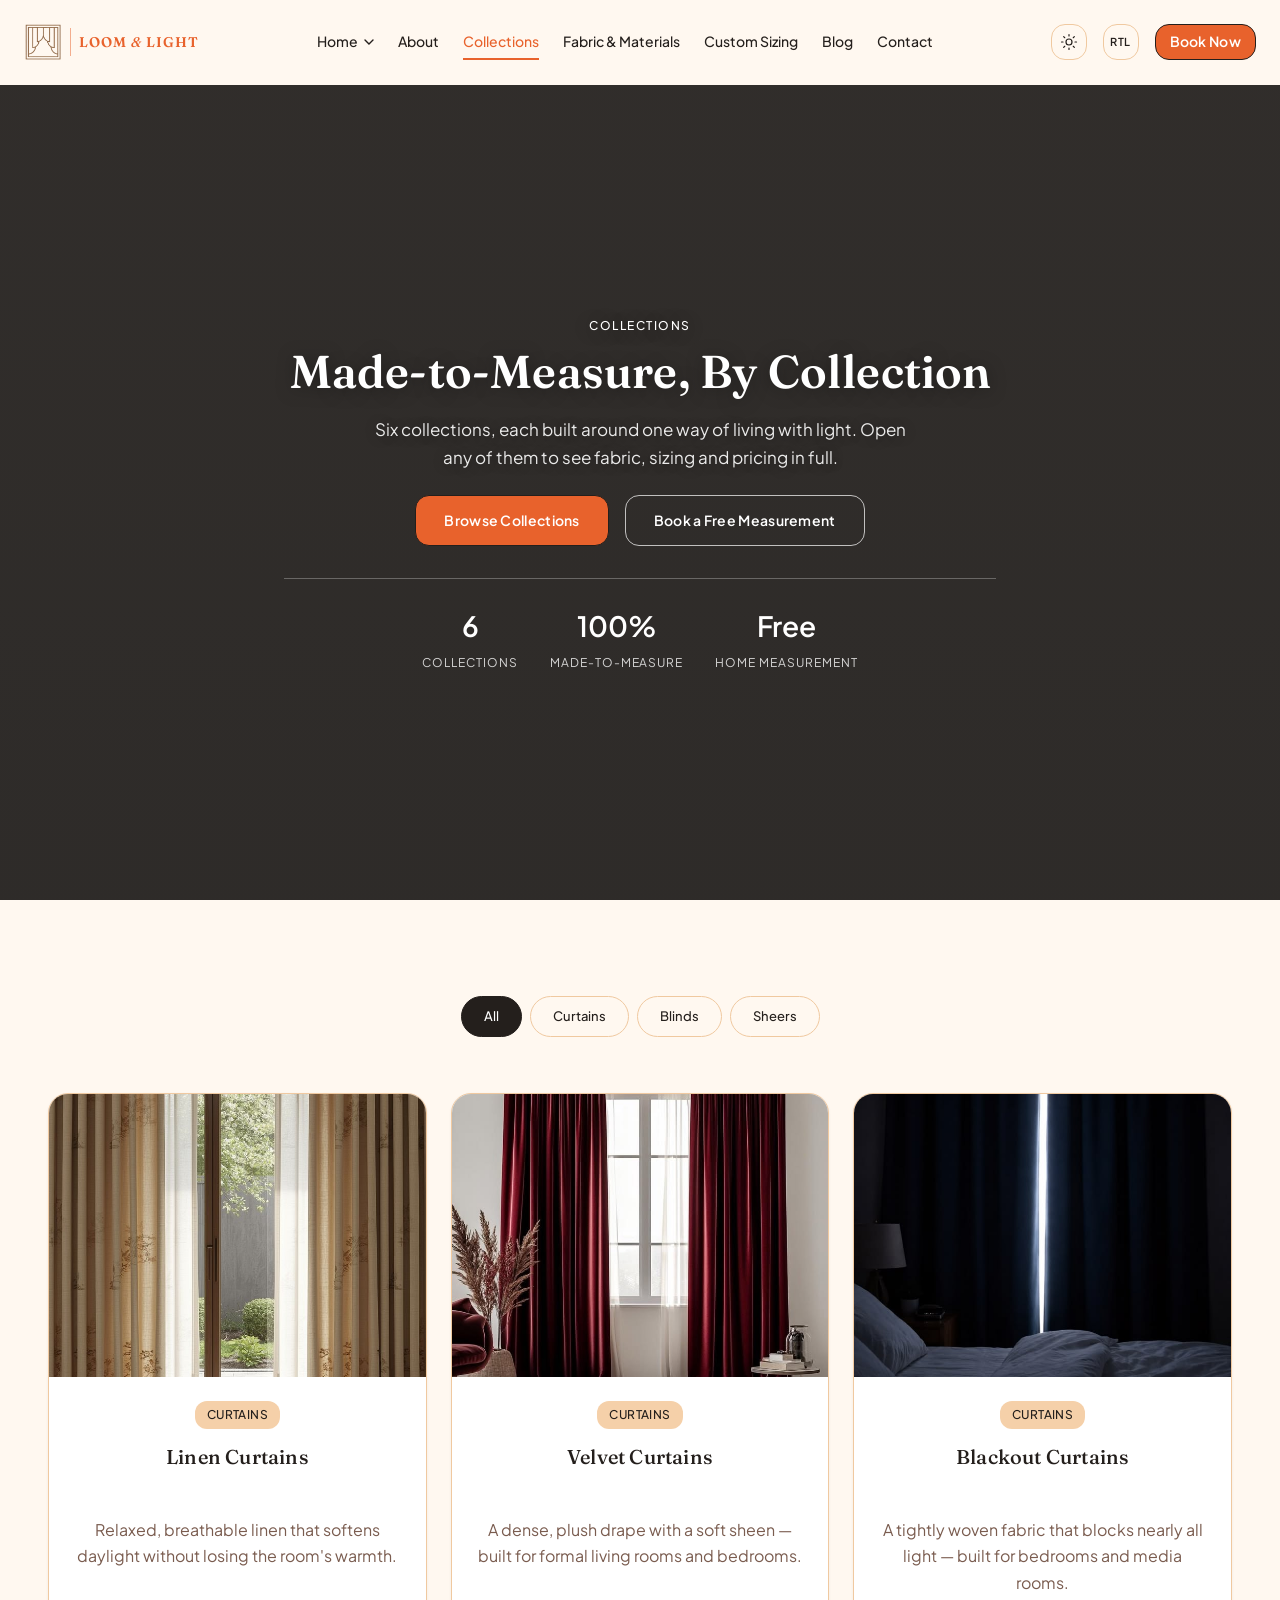
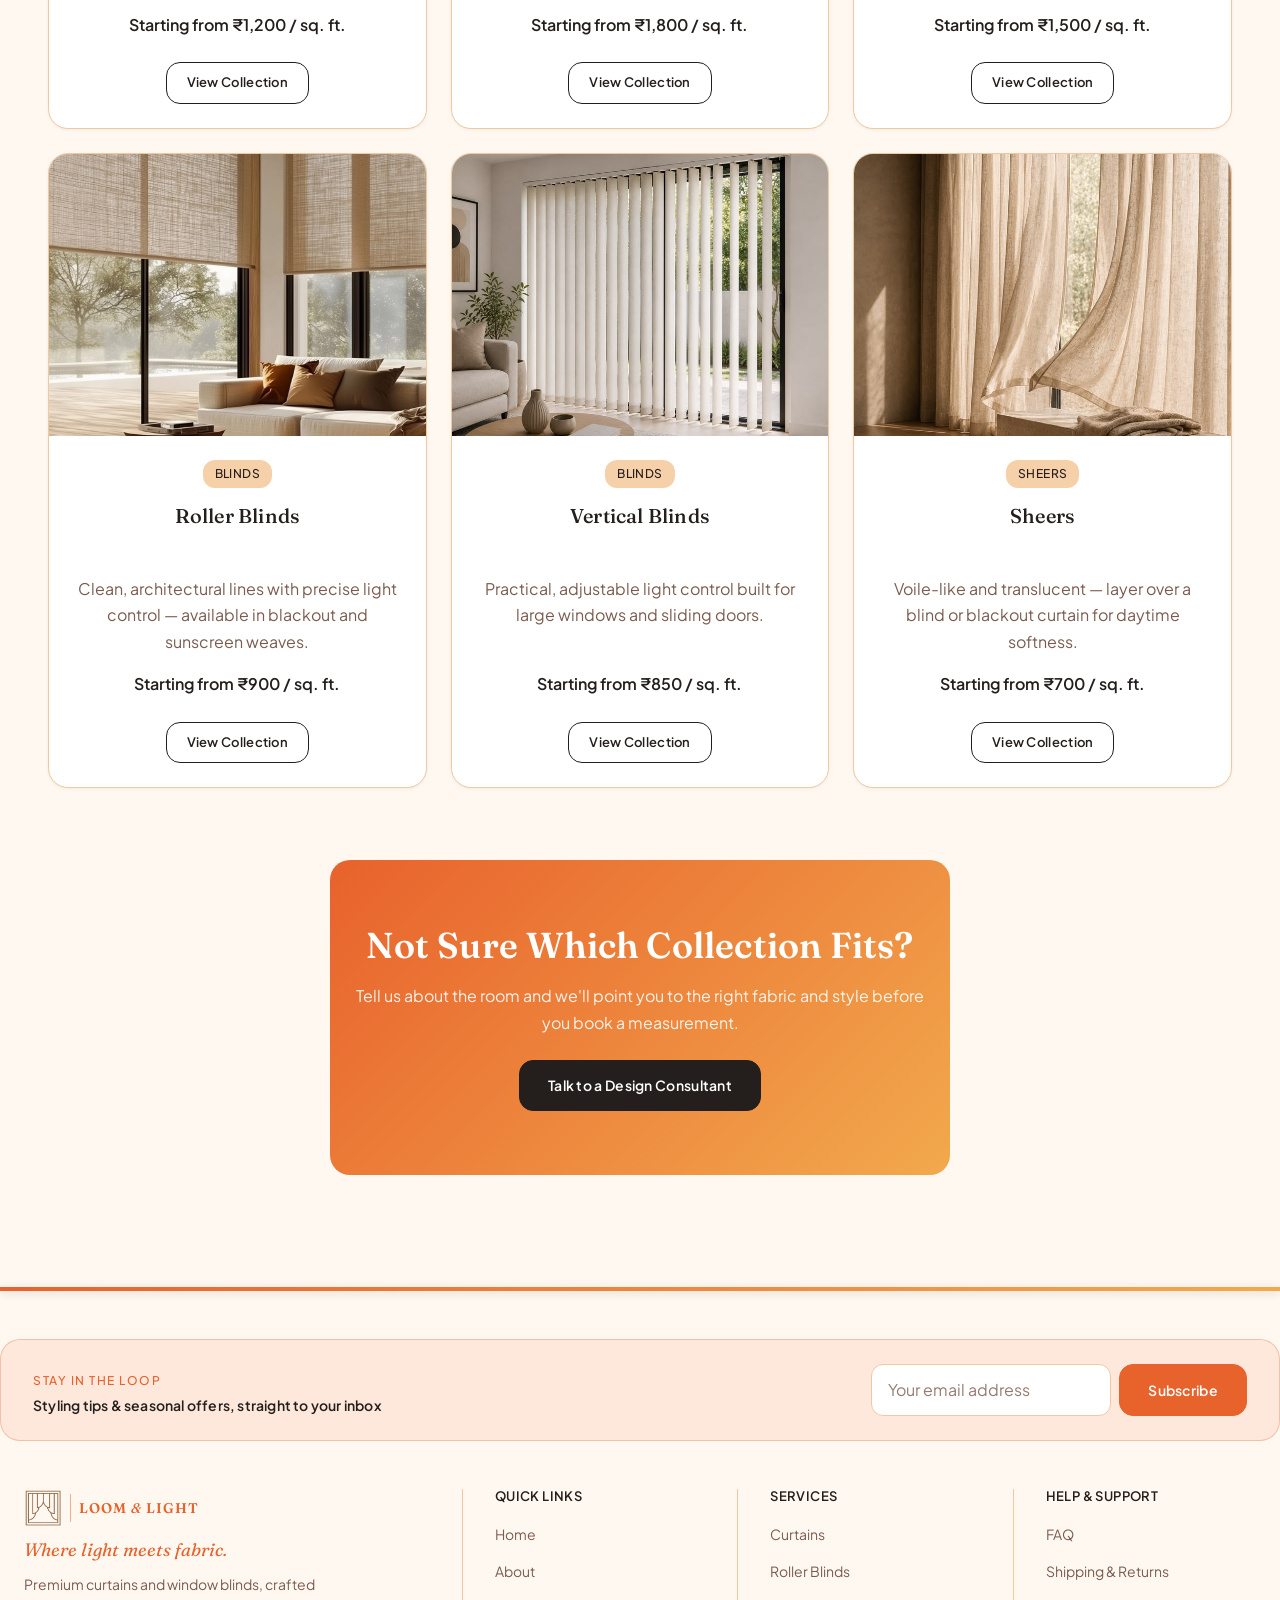
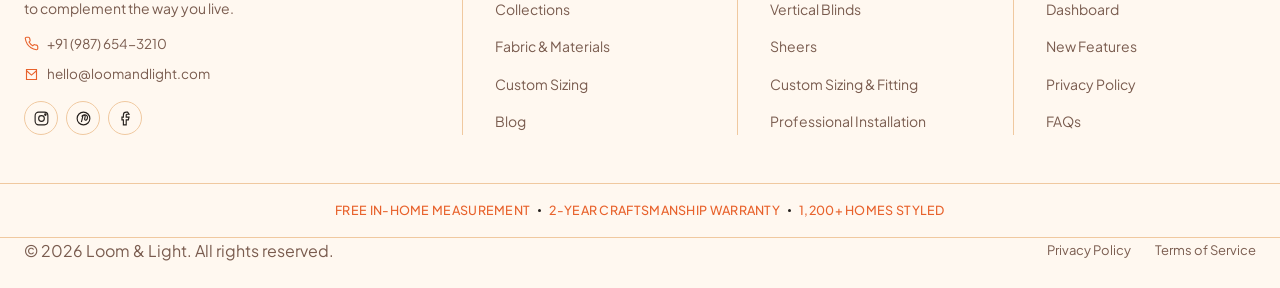
<file: collections/collections.html>
<!doctype html>
<html lang="en" dir="ltr">
<head>
  <meta charset="UTF-8">
  <meta name="viewport" content="width=device-width, initial-scale=1.0">
  <title>Collections | Loom & Light</title>
  <meta name="description" content="Browse Loom & Light's curtain and blind collections — linen, velvet and blackout curtains, roller and vertical blinds, and sheers — made to measure.">
  <meta name="theme-color" content="#F7F3EC">

  <meta property="og:type" content="website">
  <meta property="og:title" content="Collections | Loom & Light">
  <meta property="og:description" content="Explore made-to-measure curtain and blind collections, from soft linen to full blackout.">
  <meta property="og:image" content="../global-images/og-collections.jpg">

  <link rel="icon" type="image/svg+xml" href="../global-images/logo-icon-light.png">
  <link rel="stylesheet" href="../global-css/global.css">
  <link rel="stylesheet" href="../components/navbar.css">
  <link rel="stylesheet" href="../components/footer.css">
  <link rel="stylesheet" href="collections.css">
</head>
<body>

  <a class="skip-link" href="#main-content">Skip to content</a>

  <!-- ==========================================================================
       HEADER / NAVIGATION
       ========================================================================== -->
<header class="llnav" data-llnav>
  <div class="llnav__inner">

    <a href="../home-1/home-1.html" class="llnav__logo" aria-label="Loom & Light — home">
      <img class="llnav__logo-icon llnav__logo-icon--light" src="../global-images/logo-icon-light.png" alt="" width="40" height="40">
      <img class="llnav__logo-icon llnav__logo-icon--dark" src="../global-images/logo-icon-dark.png" alt="" width="40" height="40">
      <span class="llnav__logo-divider" aria-hidden="true"></span>
      <span class="llnav__logo-text">Loom<span class="llnav__logo-amp">&amp;</span>Light</span>
    </a>

    <!-- Desktop nav -->
    <nav class="llnav__nav" aria-label="Primary">
      <ul class="llnav__list">
        <li class="llnav__dropdown" data-llnav-dropdown>
          <button type="button" class="llnav__link llnav__dropdown-trigger" data-llnav-dropdown-trigger aria-expanded="false" aria-haspopup="true">
            Home
            <svg width="10" height="6" viewBox="0 0 10 6" fill="none" aria-hidden="true"><path d="M1 1l4 4 4-4" stroke="currentColor" stroke-width="1.4" stroke-linecap="round"/></svg>
          </button>
          <ul class="llnav__dropdown-menu" data-llnav-dropdown-menu>
            <li><a href="../home-1/home-1.html" data-llnav-link>Home — Showroom</a></li>
            <li><a href="../home-2/home.html" data-llnav-link>Home — Inspiration</a></li>
          </ul>
        </li>
        <li><a href="../about/about.html" class="llnav__link" data-llnav-link>About</a></li>
        <li><a href="../collections/collections.html" class="llnav__link" data-llnav-link>Collections</a></li>
        <li><a href="../fabric-materials/fabric-materials.html" class="llnav__link" data-llnav-link>Fabric &amp; Materials</a></li>
        <li><a href="../custom-sizing/custom-sizing.html" class="llnav__link" data-llnav-link>Custom Sizing</a></li>
        <li><a href="../blogs/blogs.html" class="llnav__link" data-llnav-link>Blog</a></li>
        <li><a href="../contact/contact.html" class="llnav__link" data-llnav-link>Contact</a></li>
      </ul>
    </nav>

    <!-- Desktop-only actions -->
<div class="llnav__actions">
  <button type="button" class="llnav__icon-btn" data-llnav-theme-toggle aria-label="Toggle dark mode" aria-pressed="false">
    <svg class="llnav__icon-sun" width="18" height="18" viewBox="0 0 24 24" fill="none" aria-hidden="true"><circle cx="12" cy="12" r="4" stroke="currentColor" stroke-width="1.6"/><path d="M12 2v2M12 20v2M4.9 4.9l1.4 1.4M17.7 17.7l1.4 1.4M2 12h2M20 12h2M4.9 19.1l1.4-1.4M17.7 6.3l1.4-1.4" stroke="currentColor" stroke-width="1.6" stroke-linecap="round"/></svg>
    <svg class="llnav__icon-moon" width="18" height="18" viewBox="0 0 24 24" fill="none" aria-hidden="true"><path d="M20 14.5A8.5 8.5 0 1 1 9.5 4a6.8 6.8 0 0 0 10.5 10.5Z" stroke="currentColor" stroke-width="1.6" stroke-linejoin="round"/></svg>
  </button>

  <button type="button"
          class="llnav__icon-btn llnav__icon-btn--text"
          data-llnav-rtl-toggle
          aria-label="Toggle right-to-left layout"
          aria-pressed="false">
    <span aria-hidden="true">RTL</span>
  </button>

  <a href="../contact/contact.html#booking" class="llnav__btn llnav__btn--outline">Book Now</a>
</div>

    <!-- Hamburger (mobile only) -->
    <button type="button" class="llnav__burger" data-llnav-burger aria-label="Open menu" aria-expanded="false" aria-controls="llnav-mobile-panel">
      <span></span><span></span><span></span>
    </button>
  </div>

  <!-- Mobile menu panel -->
  <div class="llnav__panel" id="llnav-mobile-panel" data-llnav-panel>
    <ul class="llnav__mobile-list">
      <li><a href="../home-1/home-1.html" class="llnav__mobile-link" data-llnav-link>Home — Showroom</a></li>
      <li><a href="../home-2/home.html" class="llnav__mobile-link" data-llnav-link>Home — Inspiration</a></li>
      <li><a href="../about/about.html" class="llnav__mobile-link" data-llnav-link>About</a></li>
      <li><a href="../collections/collections.html" class="llnav__mobile-link" data-llnav-link>Collections</a></li>
      <li><a href="../fabric-materials/fabric-materials.html" class="llnav__mobile-link" data-llnav-link>Fabric &amp; Materials</a></li>
      <li><a href="../custom-sizing/custom-sizing.html" class="llnav__mobile-link" data-llnav-link>Custom Sizing</a></li>
      <li><a href="../blogs/blogs.html" class="llnav__mobile-link" data-llnav-link>Blog</a></li>
      <li><a href="../contact/contact.html" class="llnav__mobile-link" data-llnav-link>Contact</a></li>
    </ul>

    <div class="llnav__panel-actions">
      <a href="../contact/contact.html#booking" class="llnav__btn llnav__btn--outline">Book Now</a>
      
    </div>

    <div class="llnav__panel-toggles">
      <button type="button" class="llnav__icon-btn llnav__icon-btn--row" data-llnav-theme-toggle aria-label="Toggle dark mode" aria-pressed="false">
        <svg class="llnav__icon-sun" width="18" height="18" viewBox="0 0 24 24" fill="none" aria-hidden="true"><circle cx="12" cy="12" r="4" stroke="currentColor" stroke-width="1.6"/><path d="M12 2v2M12 20v2M4.9 4.9l1.4 1.4M17.7 17.7l1.4 1.4M2 12h2M20 12h2M4.9 19.1l1.4-1.4M17.7 6.3l1.4-1.4" stroke="currentColor" stroke-width="1.6" stroke-linecap="round"/></svg>
        <svg class="llnav__icon-moon" width="18" height="18" viewBox="0 0 24 24" fill="none" aria-hidden="true"><path d="M20 14.5A8.5 8.5 0 1 1 9.5 4a6.8 6.8 0 0 0 10.5 10.5Z" stroke="currentColor" stroke-width="1.6" stroke-linejoin="round"/></svg>
        <span>Dark mode</span>
      </button>
      <button type="button" class="llnav__icon-btn llnav__icon-btn--row" data-llnav-rtl-toggle aria-label="Toggle right-to-left layout" aria-pressed="false">
        <span aria-hidden="true">RTL</span>
        <span>Right to left</span>
      </button>

    </div>
  </div>

  <!-- Backdrop, closes the menu on click outside the panel -->
  <div class="llnav__backdrop" data-llnav-backdrop></div>
</header>

  <main id="main-content">

<section class="collections-hero">
  <div class="container collections-hero__inner">
    <p class="section-tag">Collections</p>
    <h1>Made-to-Measure, By Collection</h1>
    <p class="collections-hero__lead">Six collections, each built around one way of living with light. Open any of them to see fabric, sizing and pricing in full.</p>

    <div class="collections-hero__actions">
      <a href="#browse-collections" class="btn btn-primary">Browse Collections</a>
      <a href="../contact/contact.html#booking" class="btn btn-outline collections-hero__btn-ghost">Book a Free Measurement</a>
    </div>

    <ul class="collections-hero__highlights">
      <li><strong>6</strong><span>Collections</span></li>
      <li><strong>100%</strong><span>Made-to-Measure</span></li>
      <li><strong>Free</strong><span>Home Measurement</span></li>
    </ul>
  </div>


</section>

<!-- add the id here -->
<div class="container" id="browse-collections">
  <div class="collections-filter" ...>

    <!-- ==========================================================================
         CATEGORY FILTER
         ========================================================================== -->
    <div class="container">
      <div class="collections-filter" role="tablist" aria-label="Filter collections by category" data-collections-filter>
        <button type="button" class="filter-pill is-active" role="tab" aria-selected="true" data-filter="all">All</button>
        <button type="button" class="filter-pill" role="tab" aria-selected="false" data-filter="curtains">Curtains</button>
        <button type="button" class="filter-pill" role="tab" aria-selected="false" data-filter="blinds">Blinds</button>
        <button type="button" class="filter-pill" role="tab" aria-selected="false" data-filter="sheers">Sheers</button>
      </div>
    </div>

    <!-- ==========================================================================
         COLLECTION EXCERPTS (6)
         ========================================================================== -->
    <section class="section collections-section">
      <div class="container">
        <div class="grid grid-3 collections-grid" data-collections-grid>

<article class="collection-card card" data-category="curtains">
  <a href="collection-detail.html?collection=linen-curtains" class="collection-card__media">
    <img
      src="../fabric-materials/a1.jpg"
      alt="Linen curtains"
    >
  </a>
  <div class="card-body">
    <span class="tag">Curtains</span>
    <h3><a href="collection-detail.html?collection=linen-curtains">Linen Curtains</a></h3>
    <p class="text-secondary">Relaxed, breathable linen that softens daylight without losing the room's warmth.</p>
    <p class="collection-card__price">Starting from &#8377;1,200 / sq. ft.</p>
    <a href="collection-detail.html?collection=linen-curtains" class="btn btn-outline btn-sm">View Collection</a>
  </div>
</article>

<article class="collection-card card" data-category="curtains">
  <a href="collection-detail.html?collection=velvet-curtains" class="collection-card__media">
    <img
      src="../fabric-materials/a3.jpg"
      alt="Velvet curtains"
    >
  </a>
  <div class="card-body">
    <span class="tag">Curtains</span>
    <h3><a href="collection-detail.html?collection=velvet-curtains">Velvet Curtains</a></h3>
    <p class="text-secondary">A dense, plush drape with a soft sheen — built for formal living rooms and bedrooms.</p>
    <p class="collection-card__price">Starting from &#8377;1,800 / sq. ft.</p>
    <a href="collection-detail.html?collection=velvet-curtains" class="btn btn-outline btn-sm">View Collection</a>
  </div>
</article>

<article class="collection-card card" data-category="curtains">
  <a href="collection-detail.html?collection=blackout-curtains" class="collection-card__media">
    <img
      src="../fabric-materials/a6.jpg"
      alt="Blackout curtains"
    >
  </a>
  <div class="card-body">
    <span class="tag">Curtains</span>
    <h3><a href="collection-detail.html?collection=blackout-curtains">Blackout Curtains</a></h3>
    <p class="text-secondary">A tightly woven fabric that blocks nearly all light — built for bedrooms and media rooms.</p>
    <p class="collection-card__price">Starting from &#8377;1,500 / sq. ft.</p>
    <a href="collection-detail.html?collection=blackout-curtains" class="btn btn-outline btn-sm">View Collection</a>
  </div>
</article>

<article class="collection-card card" data-category="blinds">
  <a href="collection-detail.html?collection=roller-blinds" class="collection-card__media">
    <img
      src="../home-1/a2.jpg"
      alt="Roller blinds"
    >
  </a>
  <div class="card-body">
    <span class="tag">Blinds</span>
    <h3><a href="collection-detail.html?collection=roller-blinds">Roller Blinds</a></h3>
    <p class="text-secondary">Clean, architectural lines with precise light control — available in blackout and sunscreen weaves.</p>
    <p class="collection-card__price">Starting from &#8377;900 / sq. ft.</p>
    <a href="collection-detail.html?collection=roller-blinds" class="btn btn-outline btn-sm">View Collection</a>
  </div>
</article>

<article class="collection-card card" data-category="blinds">
  <a href="collection-detail.html?collection=vertical-blinds" class="collection-card__media">
    <img
      src="../home-1/a3.jpg"
      alt="Vertical blinds"
    >
  </a>
  <div class="card-body">
    <span class="tag">Blinds</span>
    <h3><a href="collection-detail.html?collection=vertical-blinds">Vertical Blinds</a></h3>
    <p class="text-secondary">Practical, adjustable light control built for large windows and sliding doors.</p>
    <p class="collection-card__price">Starting from &#8377;850 / sq. ft.</p>
    <a href="collection-detail.html?collection=vertical-blinds" class="btn btn-outline btn-sm">View Collection</a>
  </div>
</article>

<article class="collection-card card" data-category="sheers">
  <a href="collection-detail.html?collection=sheers" class="collection-card__media">
    <img
      src="../home-1/a4.jpg"
      alt="Sheer curtains"
    >
  </a>
  <div class="card-body">
    <span class="tag">Sheers</span>
    <h3><a href="collection-detail.html?collection=sheers">Sheers</a></h3>
    <p class="text-secondary">Voile-like and translucent — layer over a blind or blackout curtain for daytime softness.</p>
    <p class="collection-card__price">Starting from &#8377;700 / sq. ft.</p>
    <a href="collection-detail.html?collection=sheers" class="btn btn-outline btn-sm">View Collection</a>
  </div>
</article>

        </div>

        <p class="collections-empty" data-collections-empty hidden>No collections in this category yet.</p>
      </div>
    </section>

    <!-- ==========================================================================
         CTA BANNER
         ========================================================================== -->
    <section class="cta-banner">
      <div class="container cta-banner__inner">
        <h2>Not Sure Which Collection Fits?</h2>
        <p>Tell us about the room and we'll point you to the right fabric and style before you book a measurement.</p>
        <a href="contact.html#booking" class="btn btn-premium">Talk to a Design Consultant</a>
      </div>
    </section>

  </main>

  <!-- ==========================================================================
       FOOTER
       ========================================================================== -->
<footer class="site-footer">

  <!-- Newsletter callout -->
  <div class="container footer-newsletter">
    <div class="footer-newsletter-copy">
      <span class="eyebrow">Stay In The Loop</span>
      <h3>Styling tips &amp; seasonal offers, straight to your inbox</h3>
    </div>
    <form class="newsletter-form" data-ajax-form data-success-message="Thanks for subscribing!">
      <label for="newsletter-email" class="sr-only">Email address</label>
      <input type="email" id="newsletter-email" class="form-input" placeholder="Your email address" required>
      <button type="submit" class="btn btn-premium">Subscribe</button>
    </form>
    <p class="form-feedback" data-form-feedback aria-live="polite"></p>
  </div>

  <!-- Main columns -->
  <div class="container footer-top">

    <div class="footer-brand">
<a href="home-1.html" class="llnav__logo" aria-label="Loom & Light — home">
  <img class="llnav__logo-icon llnav__logo-icon--light" src="../global-images/logo-icon-light.png" alt="" width="40" height="40">
  <img class="llnav__logo-icon llnav__logo-icon--dark" src="../global-images/logo-icon-dark.png" alt="" width="40" height="40">
  <span class="llnav__logo-divider" aria-hidden="true"></span>
  <span class="llnav__logo-text">Loom<span class="llnav__logo-amp">&amp;</span>Light</span>
</a>
      <p class="footer-tagline accent-text">Where light meets fabric.</p>
      <p class="footer-desc">Premium curtains and window blinds, crafted to complement the way you live.</p>

      <ul class="footer-contact-quick">
        <li>
          <svg width="15" height="15" viewBox="0 0 24 24" fill="none" stroke="currentColor" stroke-width="1.8" aria-hidden="true"><path d="M22 16.9v3a2 2 0 0 1-2.2 2 19.8 19.8 0 0 1-8.6-3.1 19.5 19.5 0 0 1-6-6 19.8 19.8 0 0 1-3.1-8.7A2 2 0 0 1 4.1 2h3a2 2 0 0 1 2 1.7c.1.9.3 1.8.6 2.7a2 2 0 0 1-.5 2.1L8 9.7a16 16 0 0 0 6 6l1.2-1.2a2 2 0 0 1 2.1-.5c.9.3 1.8.5 2.7.6a2 2 0 0 1 1.7 2z"/></svg>
          <a href="tel:+919876543210">+91 (987) 654-3210</a>
        </li>
        <li>
          <svg width="15" height="15" viewBox="0 0 24 24" fill="none" stroke="currentColor" stroke-width="1.8" aria-hidden="true"><path d="M4 4h16v16H4z"/><path d="M4 6l8 7 8-7"/></svg>
          <a href="mailto:hello@loomandlight.com">hello@loomandlight.com</a>
        </li>
      </ul>

      <div class="footer-socials" aria-label="Social media links">
        <a href="#" class="social-icon" aria-label="Instagram">
          <svg width="17" height="17" viewBox="0 0 24 24" fill="none" stroke="currentColor" stroke-width="1.6"><rect x="3" y="3" width="18" height="18" rx="5"/><circle cx="12" cy="12" r="4"/><circle cx="17.5" cy="6.5" r="1"/></svg>
        </a>
        <a href="#" class="social-icon" aria-label="Pinterest">
          <svg width="17" height="17" viewBox="0 0 24 24" fill="none" stroke="currentColor" stroke-width="1.6"><circle cx="12" cy="12" r="9"/><path d="M9 17c1-3 1.5-6 2-8.5.3-1.4 2.5-1.7 3.2-.3.5 1-.1 2.6-.5 4-.4 1.5.6 2.6 2 2.1 2-.7 2.6-4.6 1-6.3-1.9-2-6-1.6-7.3 1.1"/></svg>
        </a>
        <a href="#" class="social-icon" aria-label="Facebook">
          <svg width="17" height="17" viewBox="0 0 24 24" fill="none" stroke="currentColor" stroke-width="1.6"><path d="M15 3h-2a4 4 0 0 0-4 4v3H7v4h2v7h4v-7h3l1-4h-4V7a1 1 0 0 1 1-1h3z"/></svg>
        </a>
      </div>
    </div>



    <div class="footer-col">
      <h4 class="footer-heading">Quick Links</h4>
      <ul class="footer-links">
        <li><a href="../home-1/home-1.html">Home</a></li>
        <li><a href="../about/about.html">About</a></li>
        <li><a href="../collections/collections.html">Collections</a></li>
        <li><a href="../fabric-materials/fabric-materials.html">Fabric &amp; Materials</a></li>
        <li><a href="../custom-sizing/custom-sizing.html">Custom Sizing</a></li>
        <li><a href="../blogs/blogs.html">Blog</a></li>
        
      </ul>
    </div>



    <div class="footer-col">
      <h4 class="footer-heading">Services</h4>
      <ul class="footer-links">
        <li><a href="../service-details/service-details-1.html">Curtains</a></li>
        <li><a href="../service-details/service-details-2.html">Roller Blinds</a></li>
        <li><a href="../service-details/service-details-3.html">Vertical Blinds</a></li>
        <li><a href="../service-details/service-details-4.html">Sheers</a></li>
        <li><a href="../service-details/service-details-5.html">Custom Sizing &amp; Fitting</a></li>
        <li><a href="../service-details/service-details-6.html">Professional Installation</a></li>
      </ul>
    </div>



    <div class="footer-col">
      <h4 class="footer-heading">Help &amp; Support</h4>
      <ul class="footer-links">
        <li><a href="../contact/contact.html#faq">FAQ</a></li>
        <li><a href="../contact/contact.html">Shipping &amp; Returns</a></li>
        <li><a href="../login/login.html">Dashboard</a></li>
        <li><a href="../contact/contact.html">New Features</a></li>
        <li><a href="../contact/contact.html">Privacy Policy</a></li>
        <li><a href="../contact/contact.html#faq">FAQs</a></li>
      </ul>
    </div>
  </div>

  <!-- Trust strip -->
  <div class="container footer-trust">
    <span>Free In-Home Measurement</span>
    <span class="footer-trust-dot" aria-hidden="true"></span>
    <span>2-Year Craftsmanship Warranty</span>
    <span class="footer-trust-dot" aria-hidden="true"></span>
    <span>1,200+ Homes Styled</span>
  </div>

  <div class="footer-bottom">
    <div class="container footer-bottom-inner">
      <p>&copy; <span data-current-year>2026</span> Loom &amp; Light. All rights reserved.</p>
      <div class="footer-legal">
        <a href="#">Privacy Policy</a>
        <a href="#">Terms of Service</a>
      </div>
    </div>
  </div>

  <button type="button" class="back-to-top" data-back-to-top aria-label="Back to top">
    <svg width="16" height="16" viewBox="0 0 24 24" fill="none" stroke="currentColor" stroke-width="2" aria-hidden="true"><path d="M12 19V5M5 12l7-7 7 7"/></svg>
  </button>
</footer>

  <script src="../global-js/global.js"></script>
  <script src="../components/navbar.js"></script>
  <script src="../components/footer.js"></script>
  <script src="collections.js"></script>
</body>
</html>
</file>
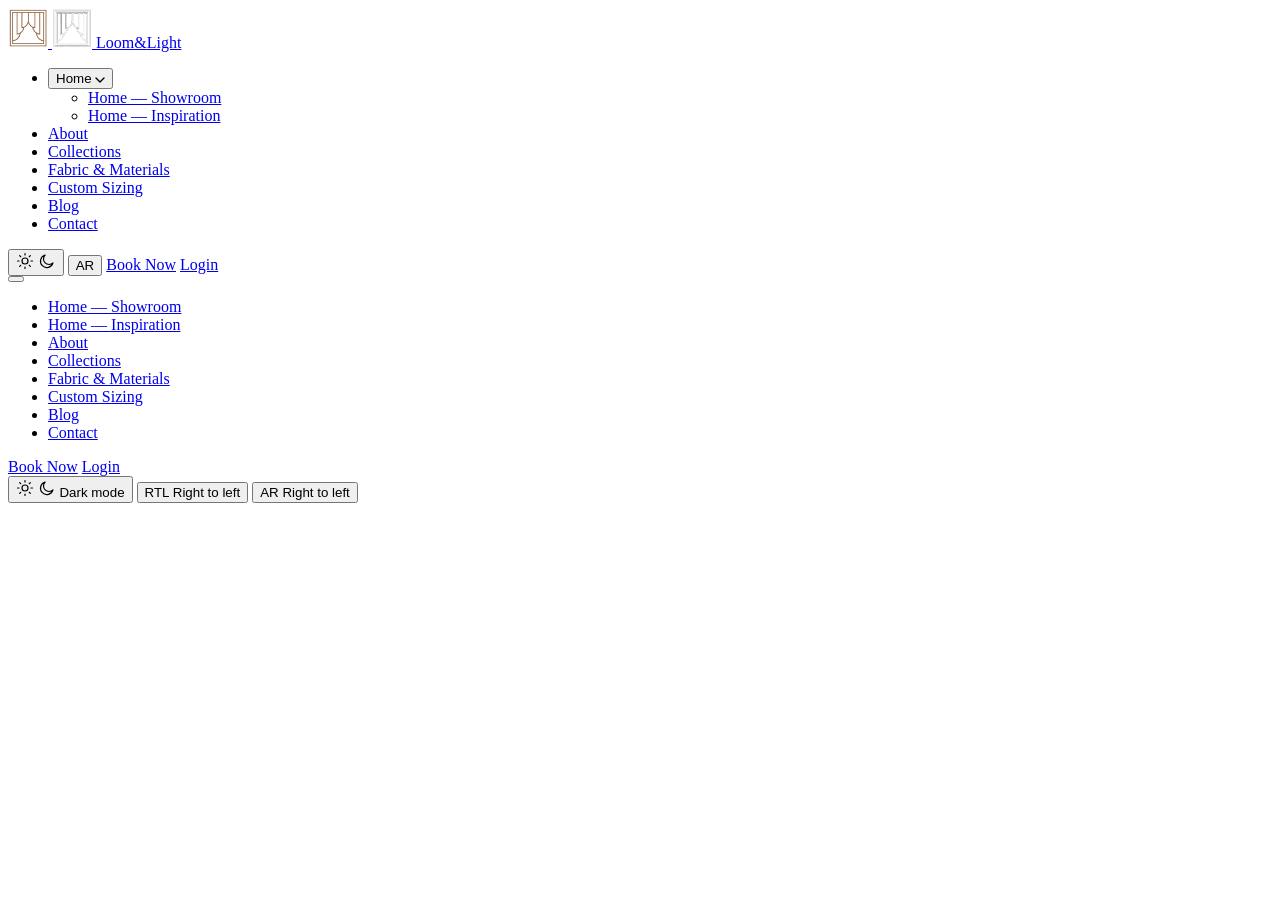
<file: components/navbar.html>
<!-- ==========================================================================
     LOOM & LIGHT — NAVBAR (paste right after <body>)
     Requires: navbar.css linked in <head>, navbar.js before </body>.
     Paste this exact block, unchanged, into every page — the active link
     and the "Home" dropdown highlight are worked out automatically from
     the page URL, nothing here needs to be edited per page.
     ========================================================================== -->
<header class="llnav" data-llnav>
  <div class="llnav__inner">

    <a href="../home-1/home-1.html" class="llnav__logo" aria-label="Loom & Light — home">
      <img class="llnav__logo-icon llnav__logo-icon--light" src="../global-images/logo-icon-light.png" alt="" width="40" height="40">
      <img class="llnav__logo-icon llnav__logo-icon--dark" src="../global-images/logo-icon-dark.png" alt="" width="40" height="40">
      <span class="llnav__logo-divider" aria-hidden="true"></span>
      <span class="llnav__logo-text">Loom<span class="llnav__logo-amp">&amp;</span>Light</span>
    </a>

    <!-- Desktop nav -->
    <nav class="llnav__nav" aria-label="Primary">
      <ul class="llnav__list">
        <li class="llnav__dropdown" data-llnav-dropdown>
          <button type="button" class="llnav__link llnav__dropdown-trigger" data-llnav-dropdown-trigger aria-expanded="false" aria-haspopup="true">
            Home
            <svg width="10" height="6" viewBox="0 0 10 6" fill="none" aria-hidden="true"><path d="M1 1l4 4 4-4" stroke="currentColor" stroke-width="1.4" stroke-linecap="round"/></svg>
          </button>
          <ul class="llnav__dropdown-menu" data-llnav-dropdown-menu>
            <li><a href="home-1.html" data-llnav-link>Home — Showroom</a></li>
            <li><a href="home-2.html" data-llnav-link>Home — Inspiration</a></li>
          </ul>
        </li>
        <li><a href="about.html" class="llnav__link" data-llnav-link>About</a></li>
        <li><a href="collections.html" class="llnav__link" data-llnav-link>Collections</a></li>
        <li><a href="fabric-materials.html" class="llnav__link" data-llnav-link>Fabric &amp; Materials</a></li>
        <li><a href="custom-sizing.html" class="llnav__link" data-llnav-link>Custom Sizing</a></li>
        <li><a href="blog.html" class="llnav__link" data-llnav-link>Blog</a></li>
        <li><a href="contact.html" class="llnav__link" data-llnav-link>Contact</a></li>
      </ul>
    </nav>

    <!-- Desktop-only actions -->
    <div class="llnav__actions">
      <button type="button" class="llnav__icon-btn" data-llnav-theme-toggle aria-label="Toggle dark mode" aria-pressed="false">
        <svg class="llnav__icon-sun" width="18" height="18" viewBox="0 0 24 24" fill="none" aria-hidden="true"><circle cx="12" cy="12" r="4" stroke="currentColor" stroke-width="1.6"/><path d="M12 2v2M12 20v2M4.9 4.9l1.4 1.4M17.7 17.7l1.4 1.4M2 12h2M20 12h2M4.9 19.1l1.4-1.4M17.7 6.3l1.4-1.4" stroke="currentColor" stroke-width="1.6" stroke-linecap="round"/></svg>
        <svg class="llnav__icon-moon" width="18" height="18" viewBox="0 0 24 24" fill="none" aria-hidden="true"><path d="M20 14.5A8.5 8.5 0 1 1 9.5 4a6.8 6.8 0 0 0 10.5 10.5Z" stroke="currentColor" stroke-width="1.6" stroke-linejoin="round"/></svg>
      </button>
      <button type="button" class="llnav__icon-btn llnav__icon-btn--text" data-llnav-rtl-toggle aria-label="Toggle right-to-left layout" aria-pressed="false">
        <span aria-hidden="true">AR</span>
      </button>
      <a href="contact.html#booking" class="llnav__btn llnav__btn--outline">Book Now</a>
      <a href="login.html" class="llnav__btn llnav__btn--primary">Login</a>
    </div>

    <!-- Hamburger (mobile only) -->
    <button type="button" class="llnav__burger" data-llnav-burger aria-label="Open menu" aria-expanded="false" aria-controls="llnav-mobile-panel">
      <span></span><span></span><span></span>
    </button>
  </div>

  <!-- Mobile menu panel -->
  <div class="llnav__panel" id="llnav-mobile-panel" data-llnav-panel>
    <ul class="llnav__mobile-list">
      <li><a href="home-1.html" class="llnav__mobile-link" data-llnav-link>Home — Showroom</a></li>
      <li><a href="home-2.html" class="llnav__mobile-link" data-llnav-link>Home — Inspiration</a></li>
      <li><a href="about.html" class="llnav__mobile-link" data-llnav-link>About</a></li>
      <li><a href="collections.html" class="llnav__mobile-link" data-llnav-link>Collections</a></li>
      <li><a href="fabric-materials.html" class="llnav__mobile-link" data-llnav-link>Fabric &amp; Materials</a></li>
      <li><a href="custom-sizing.html" class="llnav__mobile-link" data-llnav-link>Custom Sizing</a></li>
      <li><a href="blog.html" class="llnav__mobile-link" data-llnav-link>Blog</a></li>
      <li><a href="contact.html" class="llnav__mobile-link" data-llnav-link>Contact</a></li>
    </ul>

    <div class="llnav__panel-actions">
      <a href="contact.html#booking" class="llnav__btn llnav__btn--outline">Book Now</a>
      <a href="login.html" class="llnav__btn llnav__btn--primary">Login</a>
    </div>

    <div class="llnav__panel-toggles">
      <button type="button" class="llnav__icon-btn llnav__icon-btn--row" data-llnav-theme-toggle aria-label="Toggle dark mode" aria-pressed="false">
        <svg class="llnav__icon-sun" width="18" height="18" viewBox="0 0 24 24" fill="none" aria-hidden="true"><circle cx="12" cy="12" r="4" stroke="currentColor" stroke-width="1.6"/><path d="M12 2v2M12 20v2M4.9 4.9l1.4 1.4M17.7 17.7l1.4 1.4M2 12h2M20 12h2M4.9 19.1l1.4-1.4M17.7 6.3l1.4-1.4" stroke="currentColor" stroke-width="1.6" stroke-linecap="round"/></svg>
        <svg class="llnav__icon-moon" width="18" height="18" viewBox="0 0 24 24" fill="none" aria-hidden="true"><path d="M20 14.5A8.5 8.5 0 1 1 9.5 4a6.8 6.8 0 0 0 10.5 10.5Z" stroke="currentColor" stroke-width="1.6" stroke-linejoin="round"/></svg>
        <span>Dark mode</span>
      </button>
      <button type="button" class="llnav__icon-btn llnav__icon-btn--row" data-llnav-rtl-toggle aria-label="Toggle right-to-left layout" aria-pressed="false">
        <span aria-hidden="true">RTL</span>
        <span>Right to left</span>
      </button>
      <button type="button" class="llnav__icon-btn llnav__icon-btn--row" data-llnav-rtl-toggle aria-label="Toggle right-to-left layout" aria-pressed="false">
        <span aria-hidden="true">AR</span>
        <span>Right to left</span>
      </button>
    </div>
  </div>

  <!-- Backdrop, closes the menu on click outside the panel -->
  <div class="llnav__backdrop" data-llnav-backdrop></div>
</header>
</file>
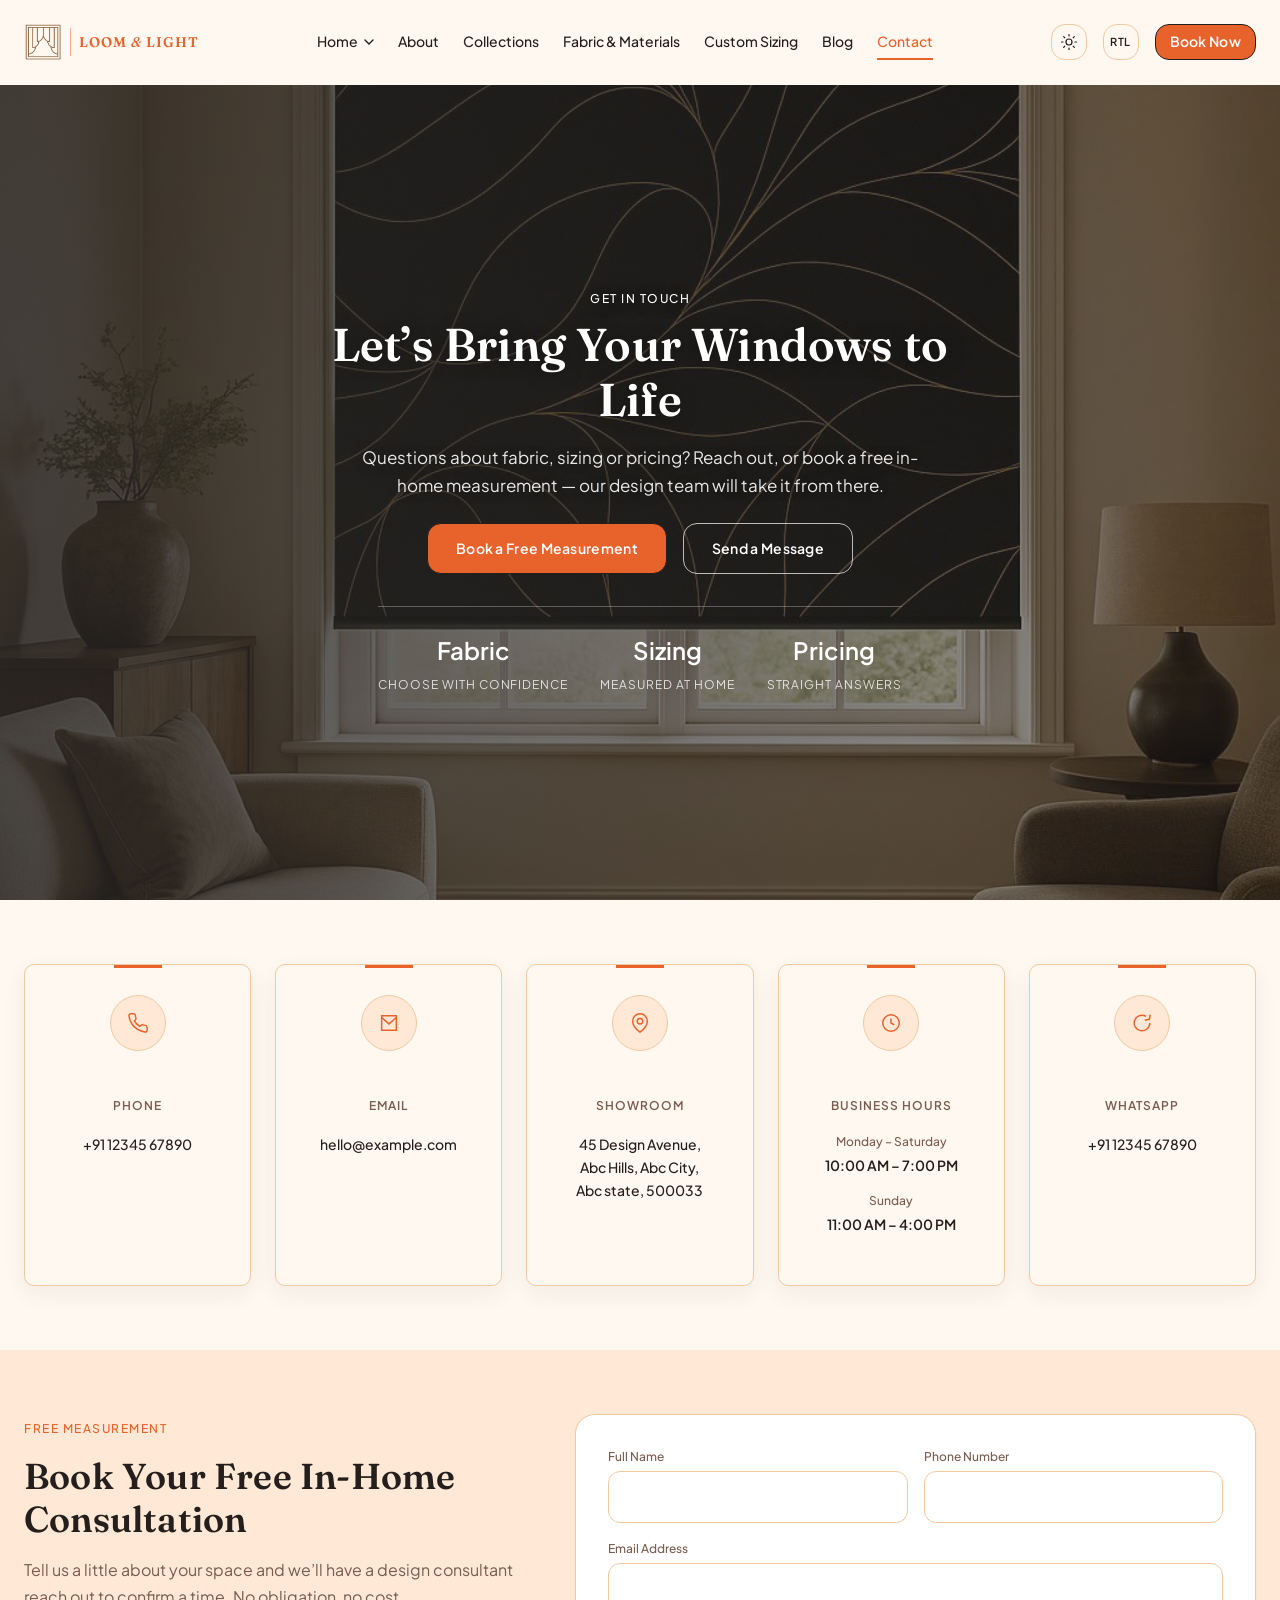
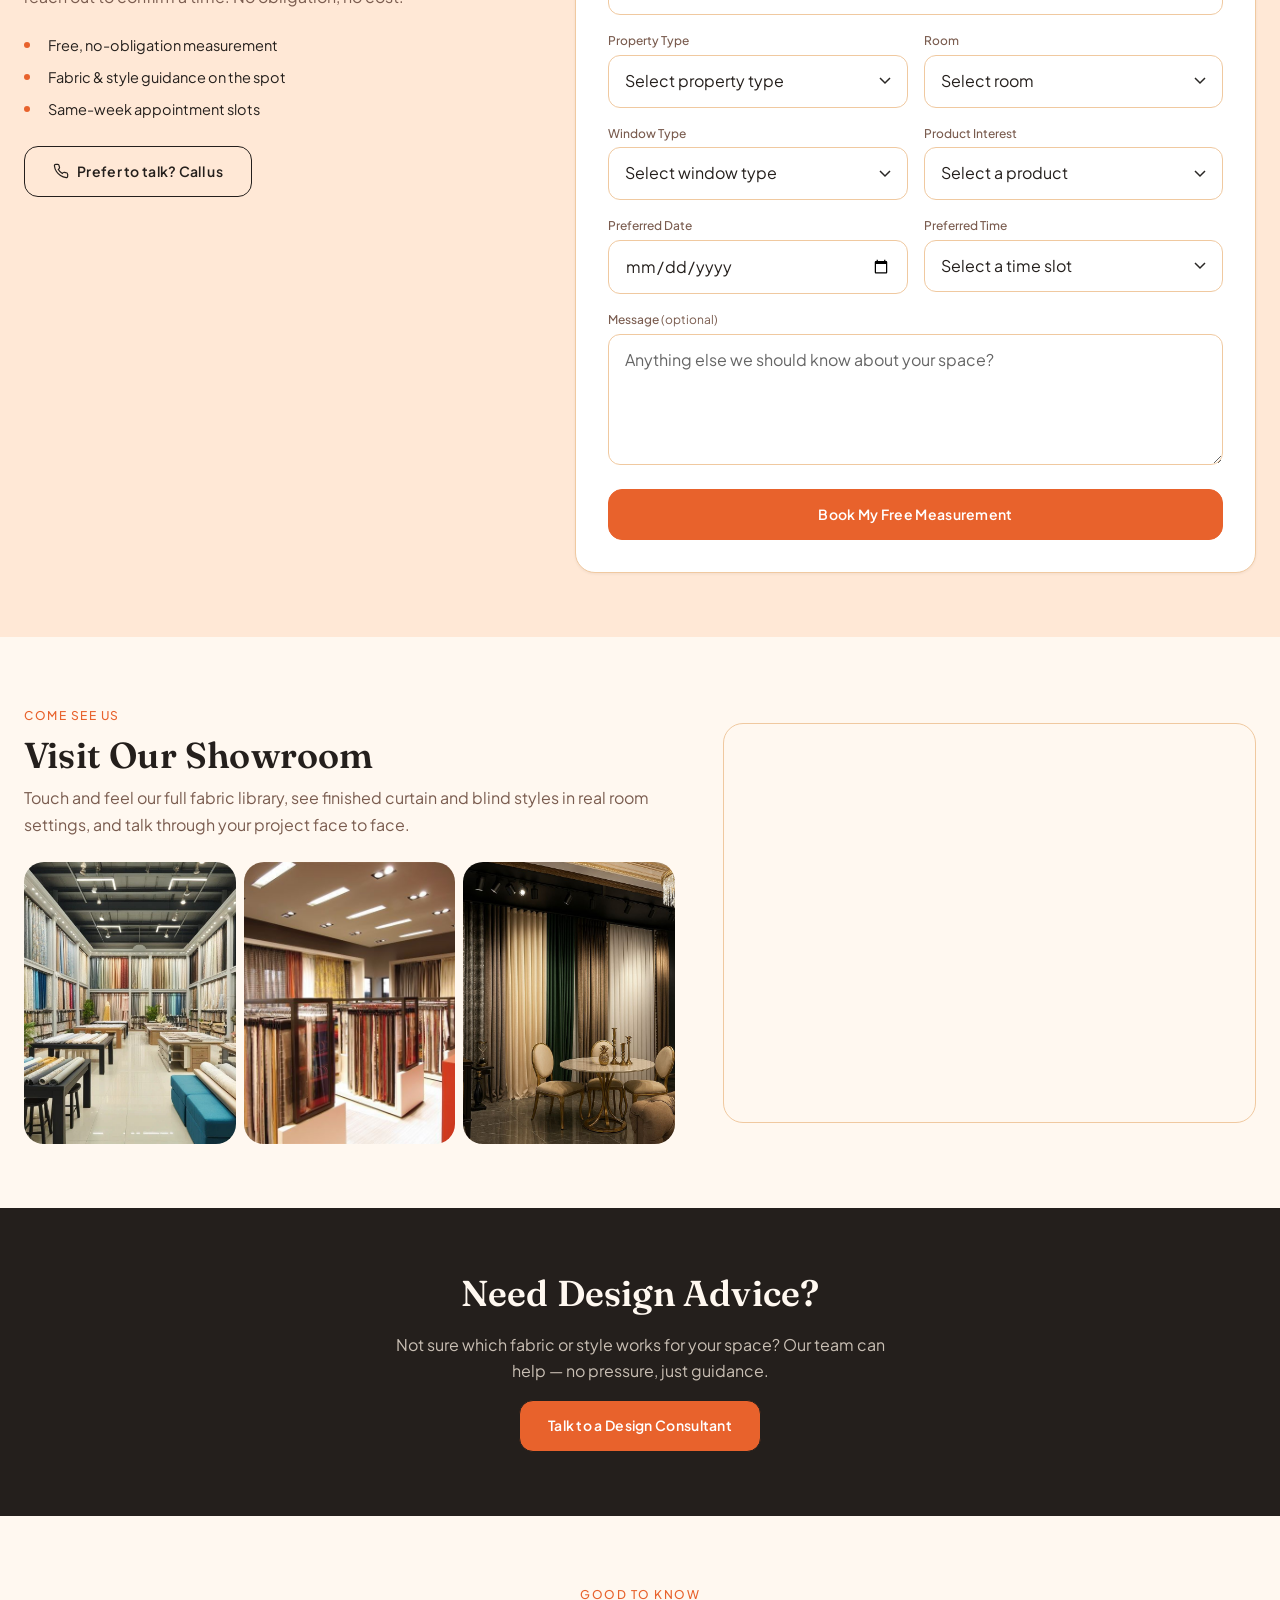
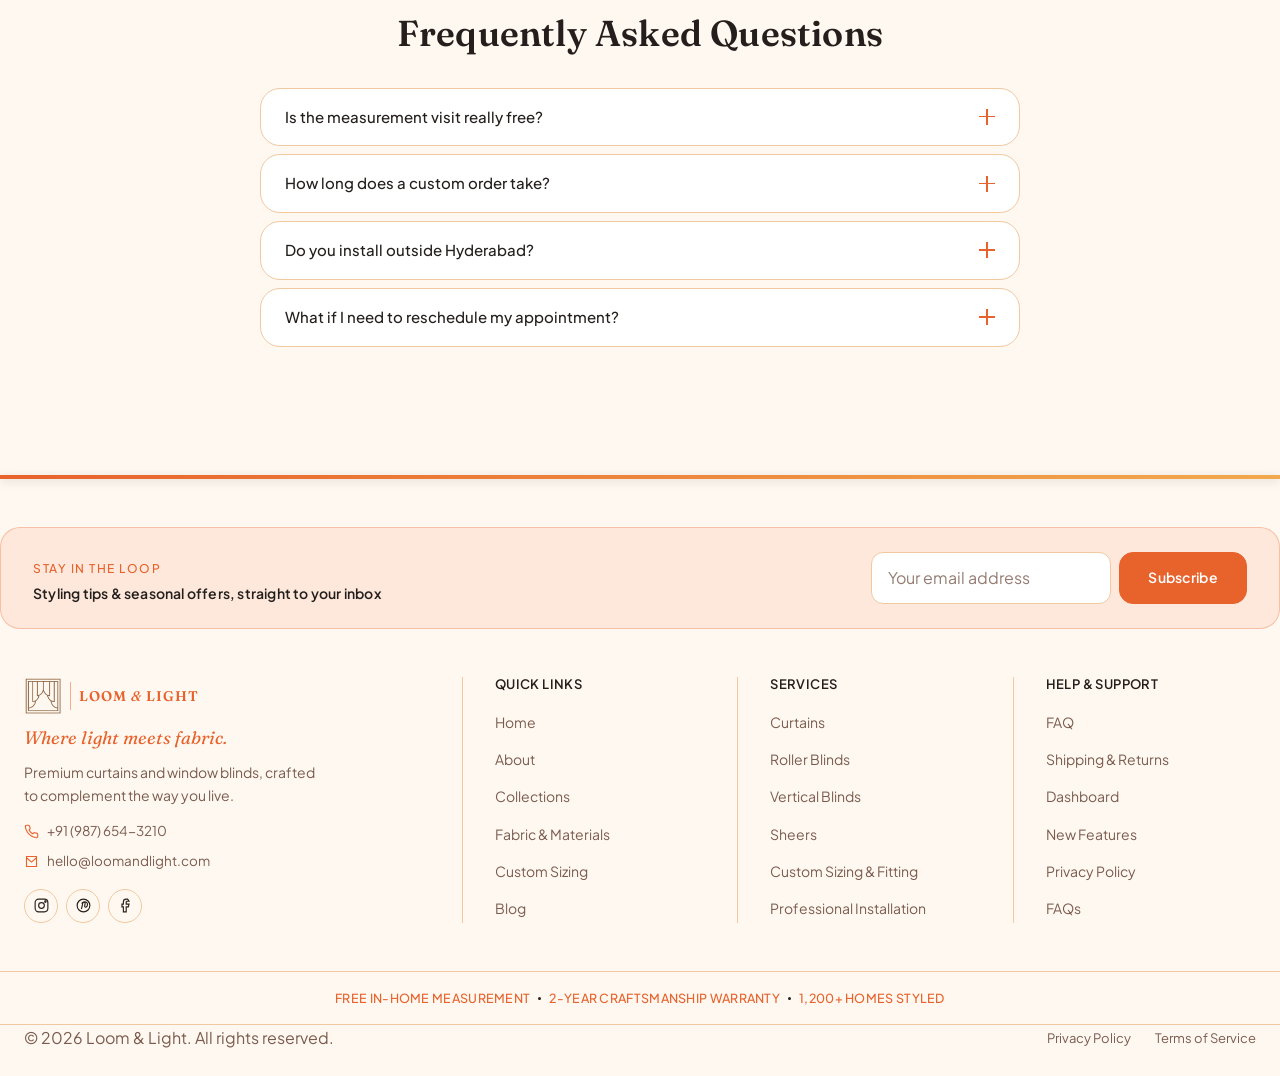
<file: contact/contact.html>
<!DOCTYPE html>
<html lang="en">
<head>
  <meta charset="UTF-8">
  <meta name="viewport" content="width=device-width, initial-scale=1.0">
  <title>Contact Us | Loom &amp; Light — Book a Free Measurement</title>
  <meta name="description" content="Visit our showroom, chat with us on WhatsApp, or book a free in-home measurement and consultation for curtains and window blinds with Loom & Light.">

  <meta property="og:type" content="website">
  <meta property="og:title" content="Contact Loom & Light">
  <meta property="og:description" content="Book a free measurement, visit our showroom, or reach our design team for curtains and window blinds.">
  <meta property="og:image" content="../global-images/og-contact.jpg">

  <link rel="icon" type="image/svg+xml" href="../global-images/logo-icon-light.png">
  <link rel="stylesheet" href="../global-css/global.css">
  <link rel="stylesheet" href="../components/navbar.css">
  <link rel="stylesheet" href="../components/footer.css">
  <link rel="stylesheet" href="contact.css">
</head>
<body>

  <!-- ==========================================================================
       HEADER / NAVIGATION
       ========================================================================== -->
<header class="llnav" data-llnav>
  <div class="llnav__inner">

    <a href="../home-1/home-1.html" class="llnav__logo" aria-label="Loom & Light — home">
      <img class="llnav__logo-icon llnav__logo-icon--light" src="../global-images/logo-icon-light.png" alt="" width="40" height="40">
      <img class="llnav__logo-icon llnav__logo-icon--dark" src="../global-images/logo-icon-dark.png" alt="" width="40" height="40">
      <span class="llnav__logo-divider" aria-hidden="true"></span>
      <span class="llnav__logo-text">Loom<span class="llnav__logo-amp">&amp;</span>Light</span>
    </a>

    <!-- Desktop nav -->
    <nav class="llnav__nav" aria-label="Primary">
      <ul class="llnav__list">
        <li class="llnav__dropdown" data-llnav-dropdown>
          <button type="button" class="llnav__link llnav__dropdown-trigger" data-llnav-dropdown-trigger aria-expanded="false" aria-haspopup="true">
            Home
            <svg width="10" height="6" viewBox="0 0 10 6" fill="none" aria-hidden="true"><path d="M1 1l4 4 4-4" stroke="currentColor" stroke-width="1.4" stroke-linecap="round"/></svg>
          </button>
          <ul class="llnav__dropdown-menu" data-llnav-dropdown-menu>
            <li><a href="../home-1/home-1.html" data-llnav-link>Home — Showroom</a></li>
            <li><a href="../home-2/home.html" data-llnav-link>Home — Inspiration</a></li>
          </ul>
        </li>
        <li><a href="../about/about.html" class="llnav__link" data-llnav-link>About</a></li>
        <li><a href="../collections/collections.html" class="llnav__link" data-llnav-link>Collections</a></li>
        <li><a href="../fabric-materials/fabric-materials.html" class="llnav__link" data-llnav-link>Fabric &amp; Materials</a></li>
        <li><a href="../custom-sizing/custom-sizing.html" class="llnav__link" data-llnav-link>Custom Sizing</a></li>
        <li><a href="../blogs/blogs.html" class="llnav__link" data-llnav-link>Blog</a></li>
        <li><a href="../contact/contact.html" class="llnav__link" data-llnav-link>Contact</a></li>
      </ul>
    </nav>

    <!-- Desktop-only actions -->
<div class="llnav__actions">
  <button type="button" class="llnav__icon-btn" data-llnav-theme-toggle aria-label="Toggle dark mode" aria-pressed="false">
    <svg class="llnav__icon-sun" width="18" height="18" viewBox="0 0 24 24" fill="none" aria-hidden="true"><circle cx="12" cy="12" r="4" stroke="currentColor" stroke-width="1.6"/><path d="M12 2v2M12 20v2M4.9 4.9l1.4 1.4M17.7 17.7l1.4 1.4M2 12h2M20 12h2M4.9 19.1l1.4-1.4M17.7 6.3l1.4-1.4" stroke="currentColor" stroke-width="1.6" stroke-linecap="round"/></svg>
    <svg class="llnav__icon-moon" width="18" height="18" viewBox="0 0 24 24" fill="none" aria-hidden="true"><path d="M20 14.5A8.5 8.5 0 1 1 9.5 4a6.8 6.8 0 0 0 10.5 10.5Z" stroke="currentColor" stroke-width="1.6" stroke-linejoin="round"/></svg>
  </button>

  <button type="button"
          class="llnav__icon-btn llnav__icon-btn--text"
          data-llnav-rtl-toggle
          aria-label="Toggle right-to-left layout"
          aria-pressed="false">
    <span aria-hidden="true">RTL</span>
  </button>

  <a href="../contact/contact.html#booking" class="llnav__btn llnav__btn--outline">Book Now</a>
</div>

    <!-- Hamburger (mobile only) -->
    <button type="button" class="llnav__burger" data-llnav-burger aria-label="Open menu" aria-expanded="false" aria-controls="llnav-mobile-panel">
      <span></span><span></span><span></span>
    </button>
  </div>

  <!-- Mobile menu panel -->
  <div class="llnav__panel" id="llnav-mobile-panel" data-llnav-panel>
    <ul class="llnav__mobile-list">
      <li><a href="../home-1/home-1.html" class="llnav__mobile-link" data-llnav-link>Home — Showroom</a></li>
      <li><a href="../home-2/home.html" class="llnav__mobile-link" data-llnav-link>Home — Inspiration</a></li>
      <li><a href="../about/about.html" class="llnav__mobile-link" data-llnav-link>About</a></li>
      <li><a href="../collections/collections.html" class="llnav__mobile-link" data-llnav-link>Collections</a></li>
      <li><a href="../fabric-materials/fabric-materials.html" class="llnav__mobile-link" data-llnav-link>Fabric &amp; Materials</a></li>
      <li><a href="../custom-sizing/custom-sizing.html" class="llnav__mobile-link" data-llnav-link>Custom Sizing</a></li>
      <li><a href="../blogs/blogs.html" class="llnav__mobile-link" data-llnav-link>Blog</a></li>
      <li><a href="../contact/contact.html" class="llnav__mobile-link" data-llnav-link>Contact</a></li>
    </ul>

    <div class="llnav__panel-actions">
      <a href="../contact/contact.html#booking" class="llnav__btn llnav__btn--outline">Book Now</a>
      
    </div>

    <div class="llnav__panel-toggles">
      <button type="button" class="llnav__icon-btn llnav__icon-btn--row" data-llnav-theme-toggle aria-label="Toggle dark mode" aria-pressed="false">
        <svg class="llnav__icon-sun" width="18" height="18" viewBox="0 0 24 24" fill="none" aria-hidden="true"><circle cx="12" cy="12" r="4" stroke="currentColor" stroke-width="1.6"/><path d="M12 2v2M12 20v2M4.9 4.9l1.4 1.4M17.7 17.7l1.4 1.4M2 12h2M20 12h2M4.9 19.1l1.4-1.4M17.7 6.3l1.4-1.4" stroke="currentColor" stroke-width="1.6" stroke-linecap="round"/></svg>
        <svg class="llnav__icon-moon" width="18" height="18" viewBox="0 0 24 24" fill="none" aria-hidden="true"><path d="M20 14.5A8.5 8.5 0 1 1 9.5 4a6.8 6.8 0 0 0 10.5 10.5Z" stroke="currentColor" stroke-width="1.6" stroke-linejoin="round"/></svg>
        <span>Dark mode</span>
      </button>
      <button type="button" class="llnav__icon-btn llnav__icon-btn--row" data-llnav-rtl-toggle aria-label="Toggle right-to-left layout" aria-pressed="false">
        <span aria-hidden="true">RTL</span>
        <span>Right to left</span>
      </button>

    </div>
  </div>

  <!-- Backdrop, closes the menu on click outside the panel -->
  <div class="llnav__backdrop" data-llnav-backdrop></div>
</header>

  <main>

    <!-- Page header -->
<section class="page-hero">
  <div class="container page-hero-inner">
    <span class="eyebrow">Get In Touch</span>
    <h1>Let&rsquo;s Bring Your Windows to Life</h1>
    <p class="page-hero-desc">Questions about fabric, sizing or pricing? Reach out, or book a free in-home measurement — our design team will take it from there.</p>

    <div class="page-hero-actions">
      <a href="#booking" class="btn btn-primary">Book a Free Measurement</a>
      <a href="#contact-form" class="btn btn-outline page-hero-btn-ghost">Send a Message</a>
    </div>

    <ul class="page-hero-highlights">
      <li><strong>Fabric</strong><span>Choose with confidence</span></li>
      <li><strong>Sizing</strong><span>Measured at home</span></li>
      <li><strong>Pricing</strong><span>Straight answers</span></li>
    </ul>
  </div>
</section>

    <!-- Contact details -->
 <section class="section">
  <div class="container">
    <div class="contact-info-grid">

      <div class="card contact-info-card">
        <div class="contact-info-icon">
          <svg width="22" height="22" viewBox="0 0 24 24" fill="none" stroke="currentColor" stroke-width="1.6" aria-hidden="true">
            <path d="M22 16.9v3a2 2 0 0 1-2.2 2 19.8 19.8 0 0 1-8.6-3.1 19.5 19.5 0 0 1-6-6 19.8 19.8 0 0 1-3.1-8.7A2 2 0 0 1 4.1 2h3a2 2 0 0 1 2 1.7c.1.9.3 1.8.6 2.7a2 2 0 0 1-.5 2.1L8 9.7a16 16 0 0 0 6 6l1.2-1.2a2 2 0 0 1 2.1-.5c.9.3 1.8.5 2.7.6a2 2 0 0 1 1.7 2z"/>
          </svg>
        </div>
        <div class="card-body contact-info-body">
          <h3 class="contact-info-label">Phone</h3>
          <a href="tel:+911234567890" class="contact-info-value">+91 12345 67890</a>
        </div>
      </div>

      <div class="card contact-info-card">
        <div class="contact-info-icon">
          <svg width="22" height="22" viewBox="0 0 24 24" fill="none" stroke="currentColor" stroke-width="1.6" aria-hidden="true">
            <path d="M4 4h16v16H4z"/>
            <path d="M4 6l8 7 8-7"/>
          </svg>
        </div>
        <div class="card-body contact-info-body">
          <h3 class="contact-info-label">Email</h3>
          <a href="mailto:hello@example.com" class="contact-info-value">hello@example.com</a>
        </div>
      </div>

      <div class="card contact-info-card">
        <div class="contact-info-icon">
          <svg width="22" height="22" viewBox="0 0 24 24" fill="none" stroke="currentColor" stroke-width="1.6" aria-hidden="true">
            <path d="M20 10c0 6-8 12-8 12s-8-6-8-12a8 8 0 0 1 16 0z"/>
            <circle cx="12" cy="10" r="3"/>
          </svg>
        </div>
        <div class="card-body contact-info-body">
          <h3 class="contact-info-label">Showroom</h3>
          <p class="contact-info-value">45 Design Avenue, Abc Hills, Abc City, Abc state, 500033</p>
        </div>
      </div>

      <div class="card contact-info-card">
        <div class="contact-info-icon">
          <svg width="22" height="22" viewBox="0 0 24 24" fill="none" stroke="currentColor" stroke-width="1.6" aria-hidden="true">
            <circle cx="12" cy="12" r="9"/>
            <path d="M12 7v5l3.5 2"/>
          </svg>
        </div>
<div class="card-body contact-info-body">
  <h3 class="contact-info-label">Business Hours</h3>
  <div class="business-hours-simple">
    <p><span>Monday – Saturday</span><strong>10:00 AM – 7:00 PM</strong></p>
    <p><span>Sunday</span><strong>11:00 AM – 4:00 PM</strong></p>
  </div>
</div>
      </div>

      <div class="card contact-info-card">
        <div class="contact-info-icon">
          <svg width="22" height="22" viewBox="0 0 24 24" fill="none" stroke="currentColor" stroke-width="1.6" aria-hidden="true">
            <path d="M20.5 12a8.5 8.5 0 1 1-4.1-7.3M21 3l-1 5-5 1"/>
          </svg>
        </div>
        <div class="card-body contact-info-body">
          <h3 class="contact-info-label">WhatsApp</h3>
          <a href="https://wa.me/911234567890" target="_blank" rel="noopener noreferrer" class="contact-info-value">+91 12345 67890</a>
        </div>
      </div>

    </div>
  </div>
</section>

    <!-- Booking form + quick contact -->
    <section class="section section-alt" id="booking">
      <div class="container">
        <div class="booking-grid">

          <div class="booking-intro">
            <span class="eyebrow">Free Measurement</span>
            <h2>Book Your Free In-Home Consultation</h2>
            <p>Tell us a little about your space and we&rsquo;ll have a design consultant reach out to confirm a time. No obligation, no cost.</p>

            <ul class="booking-perks">
              <li>Free, no-obligation measurement</li>
              <li>Fabric &amp; style guidance on the spot</li>
              <li>Same-week appointment slots</li>
            </ul>

            <a href="tel:+919876543210" class="btn btn-outline">
              <svg width="16" height="16" viewBox="0 0 24 24" fill="none" stroke="currentColor" stroke-width="1.8" aria-hidden="true"><path d="M22 16.9v3a2 2 0 0 1-2.2 2 19.8 19.8 0 0 1-8.6-3.1 19.5 19.5 0 0 1-6-6 19.8 19.8 0 0 1-3.1-8.7A2 2 0 0 1 4.1 2h3a2 2 0 0 1 2 1.7c.1.9.3 1.8.6 2.7a2 2 0 0 1-.5 2.1L8 9.7a16 16 0 0 0 6 6l1.2-1.2a2 2 0 0 1 2.1-.5c.9.3 1.8.5 2.7.6a2 2 0 0 1 1.7 2z"/></svg>
              Prefer to talk? Call us
            </a>
          </div>

          <form class="card booking-form" data-ajax-form data-success-message="Thanks! Your request is in — we’ll call to confirm your slot shortly." novalidate>
            <div class="form-row">
              <div class="form-group">
                <label for="cf-name" class="form-label">Full Name</label>
                <input type="text" id="cf-name" name="name" class="form-input" autocomplete="name" required>
              </div>
              <div class="form-group">
                <label for="cf-phone" class="form-label">Phone Number</label>
                <input type="tel" id="cf-phone" name="phone" class="form-input" autocomplete="tel" pattern="[0-9+\-\s()]{7,15}" required>
              </div>
            </div>

            <div class="form-group">
              <label for="cf-email" class="form-label">Email Address</label>
              <input type="email" id="cf-email" name="email" class="form-input" autocomplete="email" required>
            </div>

            <div class="form-row">
              <div class="form-group">
                <label for="cf-property" class="form-label">Property Type</label>
                <select id="cf-property" name="property_type" class="form-select" required>
                  <option value="" disabled selected>Select property type</option>
                  <option value="apartment">Apartment</option>
                  <option value="independent-house">Independent House / Villa</option>
                  <option value="office">Office / Commercial Space</option>
                  <option value="other">Other</option>
                </select>
              </div>
              <div class="form-group">
                <label for="cf-room" class="form-label">Room</label>
                <select id="cf-room" name="room" class="form-select" required>
                  <option value="" disabled selected>Select room</option>
                  <option value="living-room">Living Room</option>
                  <option value="bedroom">Bedroom</option>
                  <option value="kitchen">Kitchen</option>
                  <option value="bathroom">Bathroom</option>
                  <option value="home-office">Home Office</option>
                  <option value="other">Other</option>
                </select>
              </div>
            </div>

            <div class="form-row">
              <div class="form-group">
                <label for="cf-window" class="form-label">Window Type</label>
                <select id="cf-window" name="window_type" class="form-select" required>
                  <option value="" disabled selected>Select window type</option>
                  <option value="standard">Standard Window</option>
                  <option value="bay">Bay Window</option>
                  <option value="french">French Window / Door</option>
                  <option value="sliding">Sliding Door</option>
                  <option value="skylight">Skylight</option>
                  <option value="other">Other</option>
                </select>
              </div>
              <div class="form-group">
                <label for="cf-product" class="form-label">Product Interest</label>
                <select id="cf-product" name="product_interest" class="form-select" required>
                  <option value="" disabled selected>Select a product</option>
                  <option value="curtains">Curtains</option>
                  <option value="roller-blinds">Roller Blinds</option>
                  <option value="vertical-blinds">Vertical Blinds</option>
                  <option value="sheers">Sheers</option>
                  <option value="custom-draperies">Custom Draperies</option>
                  <option value="not-sure">Not Sure Yet</option>
                </select>
              </div>
            </div>

            <div class="form-row">
              <div class="form-group">
                <label for="cf-date" class="form-label">Preferred Date</label>
                <input type="date" id="cf-date" name="preferred_date" class="form-input" required>
              </div>
              <div class="form-group">
                <label for="cf-time" class="form-label">Preferred Time</label>
                <select id="cf-time" name="preferred_time" class="form-select" required>
                  <option value="" disabled selected>Select a time slot</option>
                  <option value="morning">Morning (9 AM &ndash; 12 PM)</option>
                  <option value="afternoon">Afternoon (12 PM &ndash; 4 PM)</option>
                  <option value="evening">Evening (4 PM &ndash; 7 PM)</option>
                </select>
              </div>
            </div>

            <div class="form-group">
              <label for="cf-message" class="form-label">Message <span class="form-optional">(optional)</span></label>
              <textarea id="cf-message" name="message" class="form-textarea" rows="4" placeholder="Anything else we should know about your space?"></textarea>
            </div>

            <button type="submit" class="btn btn-premium booking-submit">Book My Free Measurement</button>
            <p class="form-feedback" data-form-feedback aria-live="polite"></p>
          </form>

        </div>
      </div>
    </section>

    <!-- Visit our showroom -->
    <section class="section">
      <div class="container">
        <div class="showroom-grid">
          <div class="showroom-copy">
            <span class="eyebrow">Come See Us</span>
            <h2>Visit Our Showroom</h2>
            <p>Touch and feel our full fabric library, see finished curtain and blind styles in real room settings, and talk through your project face to face.</p>
            <div class="showroom-gallery">
              <img src="a1.jpg" alt="Loom & Light showroom fabric wall display" loading="lazy">
              <img src="a2.jpg" alt="Loom & Light showroom seating and consultation area" loading="lazy">
              <img src="a3.jpg" alt="Loom & Light showroom curtain display window" loading="lazy">
            </div>
          </div>
          <div class="showroom-map">
            <iframe
              title="Loom & Light showroom location map"
              src="https://www.google.com/maps?q=Banjara%20Hills%20Hyderabad&output=embed"
              loading="lazy"
              referrerpolicy="no-referrer-when-downgrade">
            </iframe>
          </div>
        </div>
      </div>
    </section>

    <!-- Need design advice CTA -->
    <section class="section design-advice-cta">
      <div class="container design-advice-inner">
        <h2>Need Design Advice?</h2>
        <p>Not sure which fabric or style works for your space? Our team can help — no pressure, just guidance.</p>
        <a href="#booking" class="btn btn-primary">Talk to a Design Consultant</a>
      </div>
    </section>

    <!-- FAQ -->
    <section class="section" id="faq">
      <div class="container">
        <div class="faq-header">
          <span class="eyebrow">Good to Know</span>
          <h2>Frequently Asked Questions</h2>
        </div>

        <div class="faq-list" data-accordion-single>
          <div class="faq-item" data-accordion-item>
            <button type="button" class="faq-question" data-accordion-trigger aria-expanded="false">
              Is the measurement visit really free?
              <span class="faq-icon" aria-hidden="true"></span>
            </button>
            <div class="faq-answer">
              <p>Yes — the in-home measurement and consultation is completely free, with no obligation to purchase.</p>
            </div>
          </div>

          <div class="faq-item" data-accordion-item>
            <button type="button" class="faq-question" data-accordion-trigger aria-expanded="false">
              How long does a custom order take?
              <span class="faq-icon" aria-hidden="true"></span>
            </button>
            <div class="faq-answer">
              <p>Most custom curtains and blinds are ready for installation within 2&ndash;3 weeks of confirming your fabric and measurements.</p>
            </div>
          </div>

          <div class="faq-item" data-accordion-item>
            <button type="button" class="faq-question" data-accordion-trigger aria-expanded="false">
              Do you install outside Hyderabad?
              <span class="faq-icon" aria-hidden="true"></span>
            </button>
            <div class="faq-answer">
              <p>We currently serve Hyderabad and surrounding areas. Reach out on WhatsApp and we&rsquo;ll confirm coverage for your location.</p>
            </div>
          </div>

          <div class="faq-item" data-accordion-item>
            <button type="button" class="faq-question" data-accordion-trigger aria-expanded="false">
              What if I need to reschedule my appointment?
              <span class="faq-icon" aria-hidden="true"></span>
            </button>
            <div class="faq-answer">
              <p>No problem — just call or message us on WhatsApp at least a day in advance and we&rsquo;ll find a new slot that works for you.</p>
            </div>
          </div>
        </div>
      </div>
    </section>

  </main>


<footer class="site-footer">

  <!-- Newsletter callout -->
  <div class="container footer-newsletter">
    <div class="footer-newsletter-copy">
      <span class="eyebrow">Stay In The Loop</span>
      <h3>Styling tips &amp; seasonal offers, straight to your inbox</h3>
    </div>
    <form class="newsletter-form" data-ajax-form data-success-message="Thanks for subscribing!">
      <label for="newsletter-email" class="sr-only">Email address</label>
      <input type="email" id="newsletter-email" class="form-input" placeholder="Your email address" required>
      <button type="submit" class="btn btn-premium">Subscribe</button>
    </form>
    <p class="form-feedback" data-form-feedback aria-live="polite"></p>
  </div>

  <!-- Main columns -->
  <div class="container footer-top">

    <div class="footer-brand">
<a href="home-1.html" class="llnav__logo" aria-label="Loom & Light — home">
  <img class="llnav__logo-icon llnav__logo-icon--light" src="../global-images/logo-icon-light.png" alt="" width="40" height="40">
  <img class="llnav__logo-icon llnav__logo-icon--dark" src="../global-images/logo-icon-dark.png" alt="" width="40" height="40">
  <span class="llnav__logo-divider" aria-hidden="true"></span>
  <span class="llnav__logo-text">Loom<span class="llnav__logo-amp">&amp;</span>Light</span>
</a>
      <p class="footer-tagline accent-text">Where light meets fabric.</p>
      <p class="footer-desc">Premium curtains and window blinds, crafted to complement the way you live.</p>

      <ul class="footer-contact-quick">
        <li>
          <svg width="15" height="15" viewBox="0 0 24 24" fill="none" stroke="currentColor" stroke-width="1.8" aria-hidden="true"><path d="M22 16.9v3a2 2 0 0 1-2.2 2 19.8 19.8 0 0 1-8.6-3.1 19.5 19.5 0 0 1-6-6 19.8 19.8 0 0 1-3.1-8.7A2 2 0 0 1 4.1 2h3a2 2 0 0 1 2 1.7c.1.9.3 1.8.6 2.7a2 2 0 0 1-.5 2.1L8 9.7a16 16 0 0 0 6 6l1.2-1.2a2 2 0 0 1 2.1-.5c.9.3 1.8.5 2.7.6a2 2 0 0 1 1.7 2z"/></svg>
          <a href="tel:+919876543210">+91 (987) 654-3210</a>
        </li>
        <li>
          <svg width="15" height="15" viewBox="0 0 24 24" fill="none" stroke="currentColor" stroke-width="1.8" aria-hidden="true"><path d="M4 4h16v16H4z"/><path d="M4 6l8 7 8-7"/></svg>
          <a href="mailto:hello@loomandlight.com">hello@loomandlight.com</a>
        </li>
      </ul>

      <div class="footer-socials" aria-label="Social media links">
        <a href="#" class="social-icon" aria-label="Instagram">
          <svg width="17" height="17" viewBox="0 0 24 24" fill="none" stroke="currentColor" stroke-width="1.6"><rect x="3" y="3" width="18" height="18" rx="5"/><circle cx="12" cy="12" r="4"/><circle cx="17.5" cy="6.5" r="1"/></svg>
        </a>
        <a href="#" class="social-icon" aria-label="Pinterest">
          <svg width="17" height="17" viewBox="0 0 24 24" fill="none" stroke="currentColor" stroke-width="1.6"><circle cx="12" cy="12" r="9"/><path d="M9 17c1-3 1.5-6 2-8.5.3-1.4 2.5-1.7 3.2-.3.5 1-.1 2.6-.5 4-.4 1.5.6 2.6 2 2.1 2-.7 2.6-4.6 1-6.3-1.9-2-6-1.6-7.3 1.1"/></svg>
        </a>
        <a href="#" class="social-icon" aria-label="Facebook">
          <svg width="17" height="17" viewBox="0 0 24 24" fill="none" stroke="currentColor" stroke-width="1.6"><path d="M15 3h-2a4 4 0 0 0-4 4v3H7v4h2v7h4v-7h3l1-4h-4V7a1 1 0 0 1 1-1h3z"/></svg>
        </a>
      </div>
    </div>



    <div class="footer-col">
      <h4 class="footer-heading">Quick Links</h4>
      <ul class="footer-links">
        <li><a href="../home-1/home-1.html">Home</a></li>
        <li><a href="../about/about.html">About</a></li>
        <li><a href="../collections/collections.html">Collections</a></li>
        <li><a href="../fabric-materials/fabric-materials.html">Fabric &amp; Materials</a></li>
        <li><a href="../custom-sizing/custom-sizing.html">Custom Sizing</a></li>
        <li><a href="../blogs/blogs.html">Blog</a></li>
        
      </ul>
    </div>



    <div class="footer-col">
      <h4 class="footer-heading">Services</h4>
      <ul class="footer-links">
        <li><a href="../service-details/service-details-1.html">Curtains</a></li>
        <li><a href="../service-details/service-details-2.html">Roller Blinds</a></li>
        <li><a href="../service-details/service-details-3.html">Vertical Blinds</a></li>
        <li><a href="../service-details/service-details-4.html">Sheers</a></li>
        <li><a href="../service-details/service-details-5.html">Custom Sizing &amp; Fitting</a></li>
        <li><a href="../service-details/service-details-6.html">Professional Installation</a></li>
      </ul>
    </div>



    <div class="footer-col">
      <h4 class="footer-heading">Help &amp; Support</h4>
      <ul class="footer-links">
        <li><a href="../contact/contact.html#faq">FAQ</a></li>
        <li><a href="../contact/contact.html">Shipping &amp; Returns</a></li>
        <li><a href="../login/login.html">Dashboard</a></li>
        <li><a href="../contact/contact.html">New Features</a></li>
        <li><a href="../contact/contact.html">Privacy Policy</a></li>
        <li><a href="../contact/contact.html#faq">FAQs</a></li>
      </ul>
    </div>
  </div>

  <!-- Trust strip -->
  <div class="container footer-trust">
    <span>Free In-Home Measurement</span>
    <span class="footer-trust-dot" aria-hidden="true"></span>
    <span>2-Year Craftsmanship Warranty</span>
    <span class="footer-trust-dot" aria-hidden="true"></span>
    <span>1,200+ Homes Styled</span>
  </div>

  <div class="footer-bottom">
    <div class="container footer-bottom-inner">
      <p>&copy; <span data-current-year>2026</span> Loom &amp; Light. All rights reserved.</p>
      <div class="footer-legal">
        <a href="#">Privacy Policy</a>
        <a href="#">Terms of Service</a>
      </div>
    </div>
  </div>

  <button type="button" class="back-to-top" data-back-to-top aria-label="Back to top">
    <svg width="16" height="16" viewBox="0 0 24 24" fill="none" stroke="currentColor" stroke-width="2" aria-hidden="true"><path d="M12 19V5M5 12l7-7 7 7"/></svg>
  </button>
</footer>


  <script src="../global-js/global.js"></script>
  <script src="../components/navbar.js"></script>
  <script src="../components/footer.js"></script>
  <script src="contact.js"></script>
</body>
</html>
</file>
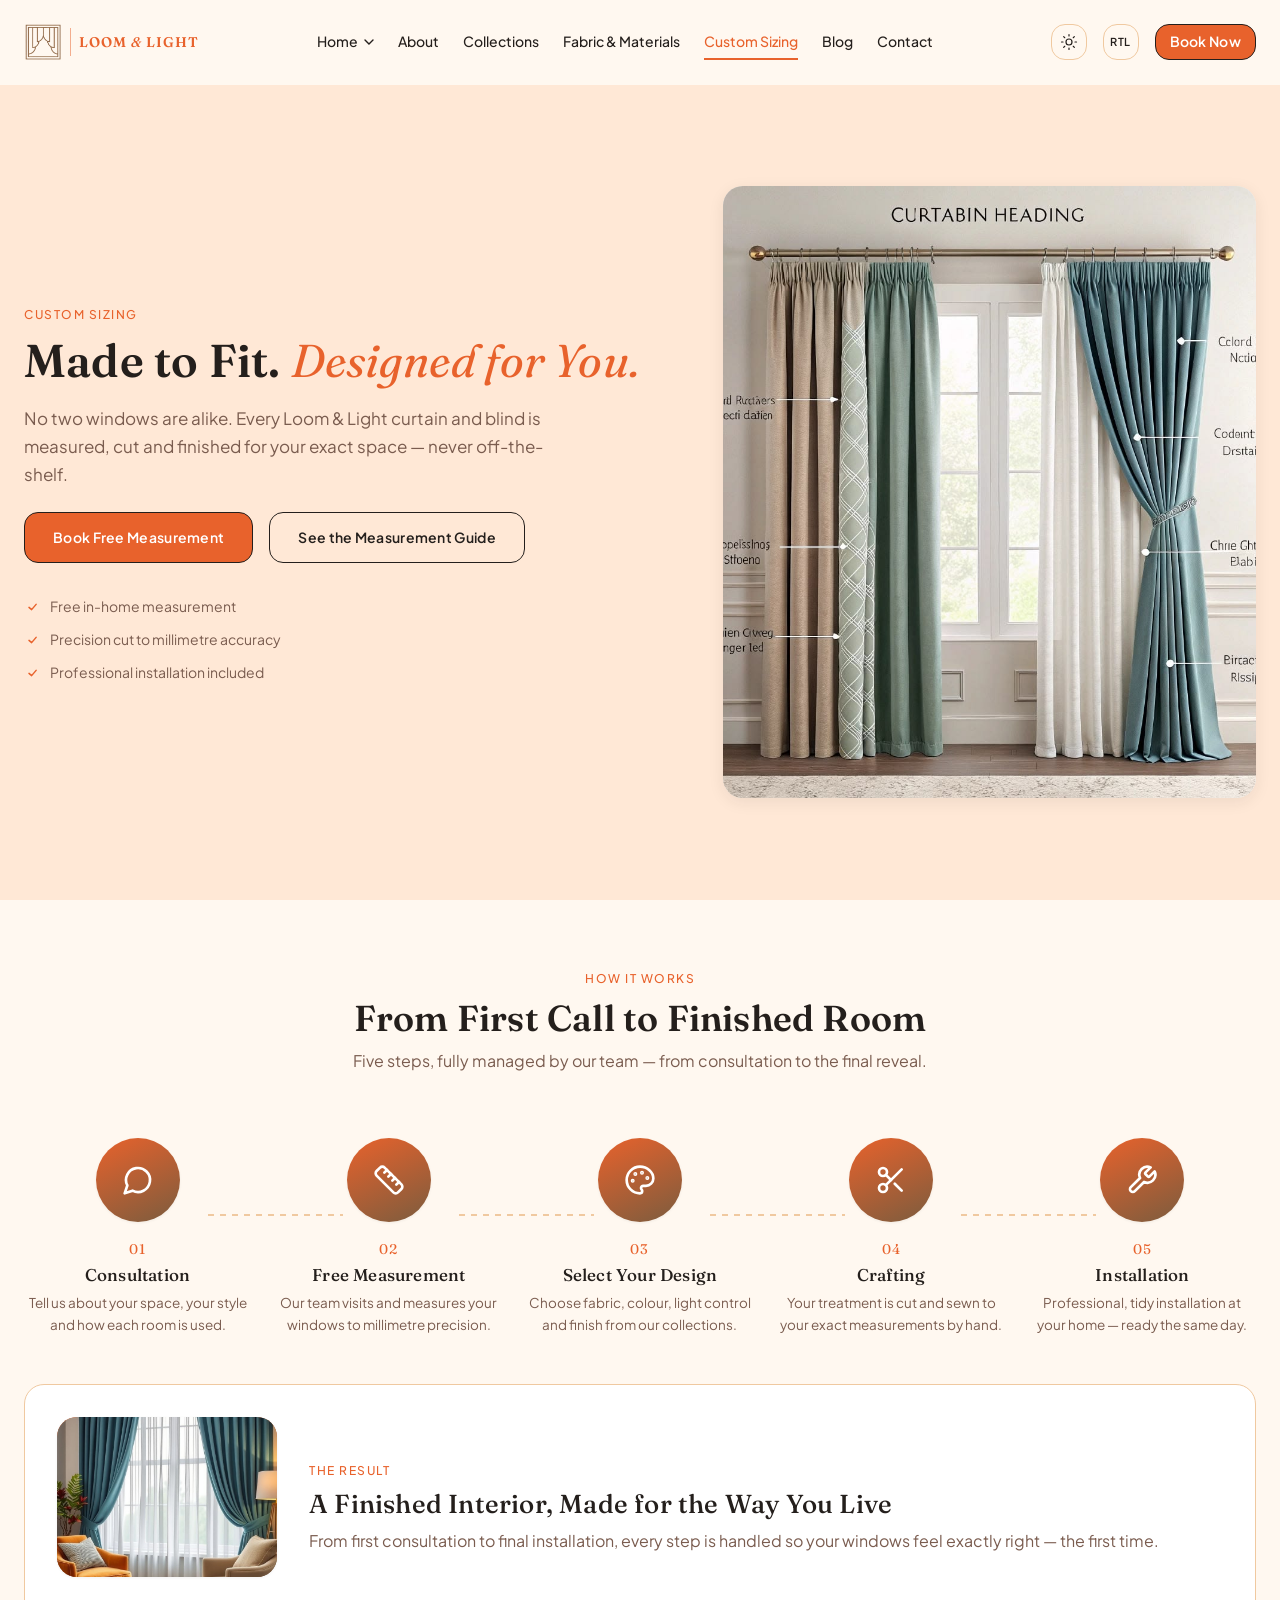
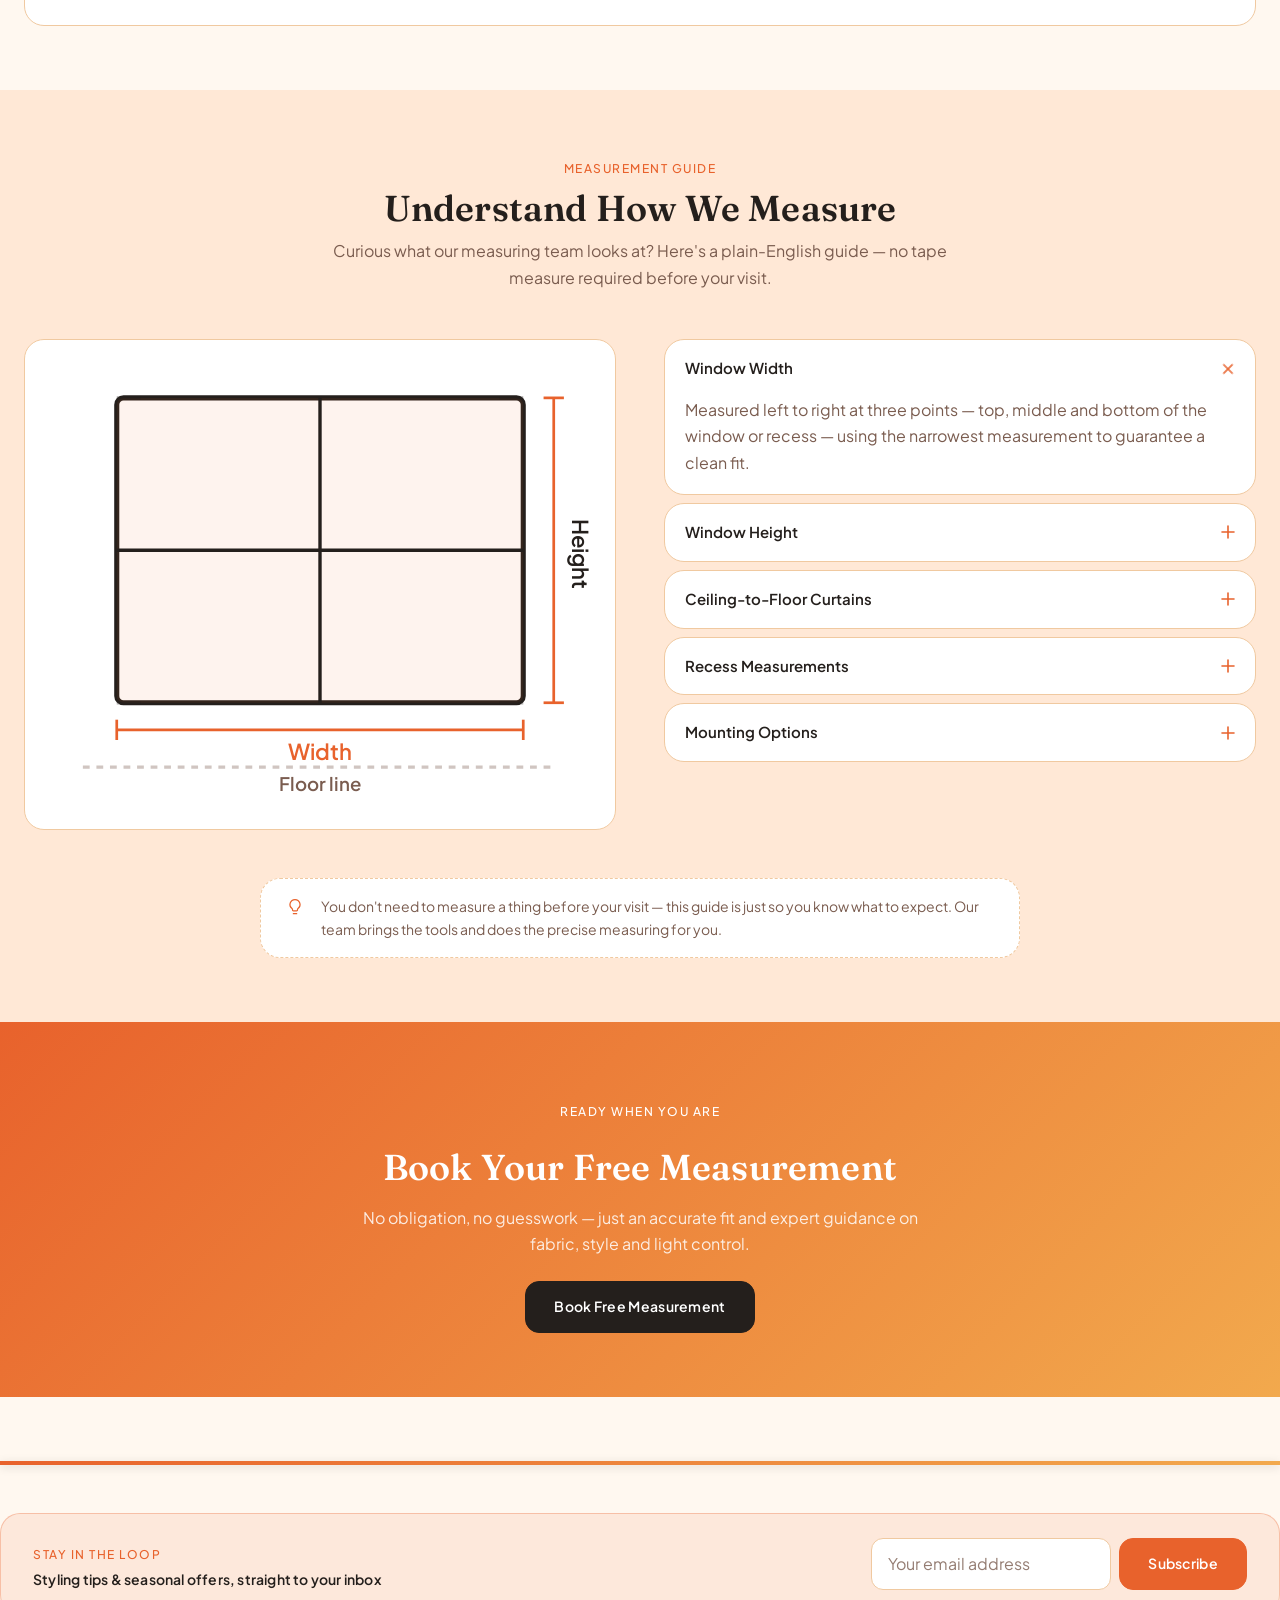
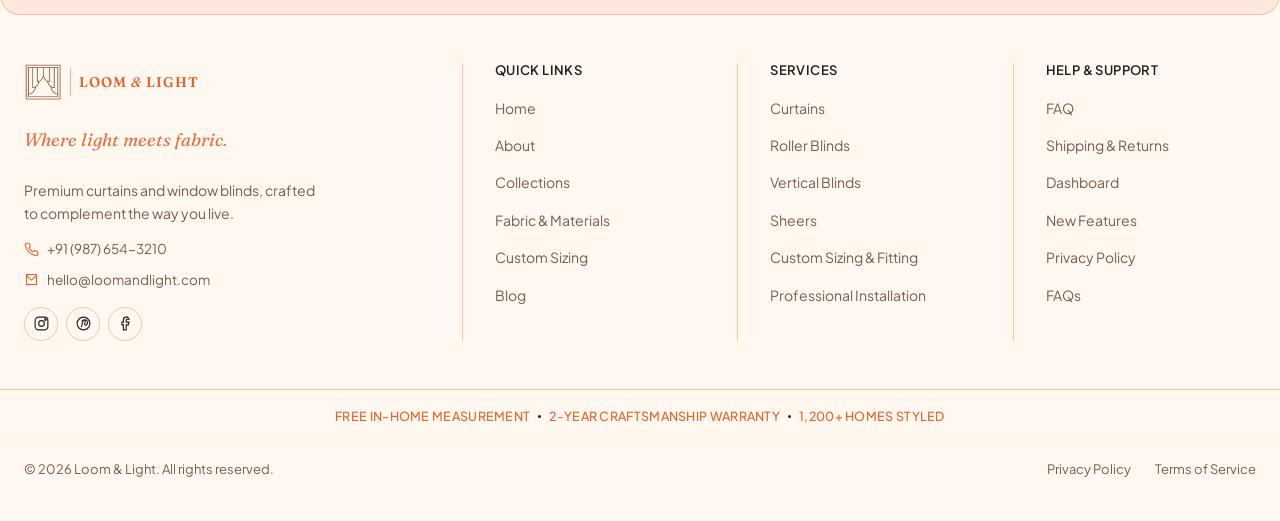
<file: custom-sizing/custom-sizing.html>
<!DOCTYPE html>
<html lang="en" dir="ltr">
<head>
<meta charset="UTF-8">
<meta name="viewport" content="width=device-width, initial-scale=1.0">
<title>Custom Sizing — Made to Fit, Designed for You | Loom &amp; Light</title>
<meta name="description" content="Learn how Loom & Light's made-to-measure process works — from free consultation and precise measurement to crafting and professional installation.">
<meta name="keywords" content="custom sizing, made to measure curtains, window measurement guide, custom blinds, Loom and Light">
<meta name="robots" content="index, follow">

<!-- Open Graph -->
<meta property="og:type" content="website">
<meta property="og:title" content="Custom Sizing — Loom &amp; Light">
<meta property="og:description" content="Made to fit. Designed for you. Explore our five-step custom sizing and installation process.">
<meta property="og:image" content="../global-images/logo.svg">

  <link rel="icon" type="image/svg+xml" href="../global-images/logo-icon-light.png">
  <link rel="stylesheet" href="../global-css/global.css">
  <link rel="stylesheet" href="../components/navbar.css">
  <link rel="stylesheet" href="../components/footer.css">
<link rel="stylesheet" href="custom-sizing.css">
</head>
<body class="no-header-offset">

<a class="skip-link" href="#main-content">Skip to main content</a>

<!-- ==========================================================================
     HEADER / NAVIGATION
     ========================================================================== -->
<header class="llnav" data-llnav>
  <div class="llnav__inner">

    <a href="../home-1/home-1.html" class="llnav__logo" aria-label="Loom & Light — home">
      <img class="llnav__logo-icon llnav__logo-icon--light" src="../global-images/logo-icon-light.png" alt="" width="40" height="40">
      <img class="llnav__logo-icon llnav__logo-icon--dark" src="../global-images/logo-icon-dark.png" alt="" width="40" height="40">
      <span class="llnav__logo-divider" aria-hidden="true"></span>
      <span class="llnav__logo-text">Loom<span class="llnav__logo-amp">&amp;</span>Light</span>
    </a>

    <!-- Desktop nav -->
    <nav class="llnav__nav" aria-label="Primary">
      <ul class="llnav__list">
        <li class="llnav__dropdown" data-llnav-dropdown>
          <button type="button" class="llnav__link llnav__dropdown-trigger" data-llnav-dropdown-trigger aria-expanded="false" aria-haspopup="true">
            Home
            <svg width="10" height="6" viewBox="0 0 10 6" fill="none" aria-hidden="true"><path d="M1 1l4 4 4-4" stroke="currentColor" stroke-width="1.4" stroke-linecap="round"/></svg>
          </button>
          <ul class="llnav__dropdown-menu" data-llnav-dropdown-menu>
            <li><a href="../home-1/home-1.html" data-llnav-link>Home — Showroom</a></li>
            <li><a href="../home-2/home.html" data-llnav-link>Home — Inspiration</a></li>
          </ul>
        </li>
        <li><a href="../about/about.html" class="llnav__link" data-llnav-link>About</a></li>
        <li><a href="../collections/collections.html" class="llnav__link" data-llnav-link>Collections</a></li>
        <li><a href="../fabric-materials/fabric-materials.html" class="llnav__link" data-llnav-link>Fabric &amp; Materials</a></li>
        <li><a href="../custom-sizing/custom-sizing.html" class="llnav__link" data-llnav-link>Custom Sizing</a></li>
        <li><a href="../blogs/blogs.html" class="llnav__link" data-llnav-link>Blog</a></li>
        <li><a href="../contact/contact.html" class="llnav__link" data-llnav-link>Contact</a></li>
      </ul>
    </nav>

    <!-- Desktop-only actions -->
<div class="llnav__actions">
  <button type="button" class="llnav__icon-btn" data-llnav-theme-toggle aria-label="Toggle dark mode" aria-pressed="false">
    <svg class="llnav__icon-sun" width="18" height="18" viewBox="0 0 24 24" fill="none" aria-hidden="true"><circle cx="12" cy="12" r="4" stroke="currentColor" stroke-width="1.6"/><path d="M12 2v2M12 20v2M4.9 4.9l1.4 1.4M17.7 17.7l1.4 1.4M2 12h2M20 12h2M4.9 19.1l1.4-1.4M17.7 6.3l1.4-1.4" stroke="currentColor" stroke-width="1.6" stroke-linecap="round"/></svg>
    <svg class="llnav__icon-moon" width="18" height="18" viewBox="0 0 24 24" fill="none" aria-hidden="true"><path d="M20 14.5A8.5 8.5 0 1 1 9.5 4a6.8 6.8 0 0 0 10.5 10.5Z" stroke="currentColor" stroke-width="1.6" stroke-linejoin="round"/></svg>
  </button>

  <button type="button"
          class="llnav__icon-btn llnav__icon-btn--text"
          data-llnav-rtl-toggle
          aria-label="Toggle right-to-left layout"
          aria-pressed="false">
    <span aria-hidden="true">RTL</span>
  </button>

  <a href="../contact/contact.html#booking" class="llnav__btn llnav__btn--outline">Book Now</a>
</div>

    <!-- Hamburger (mobile only) -->
    <button type="button" class="llnav__burger" data-llnav-burger aria-label="Open menu" aria-expanded="false" aria-controls="llnav-mobile-panel">
      <span></span><span></span><span></span>
    </button>
  </div>

  <!-- Mobile menu panel -->
  <div class="llnav__panel" id="llnav-mobile-panel" data-llnav-panel>
    <ul class="llnav__mobile-list">
      <li><a href="../home-1/home-1.html" class="llnav__mobile-link" data-llnav-link>Home — Showroom</a></li>
      <li><a href="../home-2/home.html" class="llnav__mobile-link" data-llnav-link>Home — Inspiration</a></li>
      <li><a href="../about/about.html" class="llnav__mobile-link" data-llnav-link>About</a></li>
      <li><a href="../collections/collections.html" class="llnav__mobile-link" data-llnav-link>Collections</a></li>
      <li><a href="../fabric-materials/fabric-materials.html" class="llnav__mobile-link" data-llnav-link>Fabric &amp; Materials</a></li>
      <li><a href="../custom-sizing/custom-sizing.html" class="llnav__mobile-link" data-llnav-link>Custom Sizing</a></li>
      <li><a href="../blogs/blogs.html" class="llnav__mobile-link" data-llnav-link>Blog</a></li>
      <li><a href="../contact/contact.html" class="llnav__mobile-link" data-llnav-link>Contact</a></li>
    </ul>

    <div class="llnav__panel-actions">
      <a href="../contact/contact.html#booking" class="llnav__btn llnav__btn--outline">Book Now</a>
      
    </div>

    <div class="llnav__panel-toggles">
      <button type="button" class="llnav__icon-btn llnav__icon-btn--row" data-llnav-theme-toggle aria-label="Toggle dark mode" aria-pressed="false">
        <svg class="llnav__icon-sun" width="18" height="18" viewBox="0 0 24 24" fill="none" aria-hidden="true"><circle cx="12" cy="12" r="4" stroke="currentColor" stroke-width="1.6"/><path d="M12 2v2M12 20v2M4.9 4.9l1.4 1.4M17.7 17.7l1.4 1.4M2 12h2M20 12h2M4.9 19.1l1.4-1.4M17.7 6.3l1.4-1.4" stroke="currentColor" stroke-width="1.6" stroke-linecap="round"/></svg>
        <svg class="llnav__icon-moon" width="18" height="18" viewBox="0 0 24 24" fill="none" aria-hidden="true"><path d="M20 14.5A8.5 8.5 0 1 1 9.5 4a6.8 6.8 0 0 0 10.5 10.5Z" stroke="currentColor" stroke-width="1.6" stroke-linejoin="round"/></svg>
        <span>Dark mode</span>
      </button>
      <button type="button" class="llnav__icon-btn llnav__icon-btn--row" data-llnav-rtl-toggle aria-label="Toggle right-to-left layout" aria-pressed="false">
        <span aria-hidden="true">RTL</span>
        <span>Right to left</span>
      </button>

    </div>
  </div>

  <!-- Backdrop, closes the menu on click outside the panel -->
  <div class="llnav__backdrop" data-llnav-backdrop></div>
</header>

<main id="main-content">

  <!-- ==========================================================================
       HERO
       ========================================================================== -->
  <section class="cs-hero">
    <div class="container cs-hero-inner">
      <div class="cs-hero-copy">
        <p class="section-tag">Custom Sizing</p>
        <h1>Made to Fit. <span class="accent-text">Designed for You.</span></h1>
        <p class="text-secondary cs-hero-sub">No two windows are alike. Every Loom &amp; Light curtain and blind is measured, cut and finished for your exact space — never off-the-shelf.</p>
        <div class="cs-hero-actions">
          <a href="../contact/contact.html#booking" class="btn btn-primary">Book Free Measurement</a>
          <a href="#measurement-guide" class="btn btn-outline">See the Measurement Guide</a>
        </div>
        <ul class="cs-hero-points">
          <li>Free in-home measurement</li>
          <li>Precision cut to millimetre accuracy</li>
          <li>Professional installation included</li>
        </ul>
      </div>

<div class="cs-hero-visual">
  <img
    src="banner.jpg"
    alt="Custom-made curtains fitted to a large window"
    loading="eager"
  >
</div>
    </div>
  </section>

  <!-- ==========================================================================
       HOW IT WORKS — 5 step process
       ========================================================================== -->
<section class="section" aria-labelledby="process-heading">
  <div class="container">
    <div class="section-heading text-center">
      <p class="section-tag">How It Works</p>
      <h2 id="process-heading">From First Call to Finished Room</h2>
      <p class="text-secondary">Five steps, fully managed by our team — from consultation to the final reveal.</p>
    </div>

    <ol class="cs-steps">
      <li class="cs-step">
        <span class="cs-step-icon" data-scene="consult" aria-hidden="true">
          <svg viewBox="0 0 24 24" fill="none" stroke="currentColor" stroke-width="2" stroke-linecap="round" stroke-linejoin="round"><path d="M7.9 20A9 9 0 1 0 4 16.1L2 22Z"/></svg>
        </span>
        <span class="cs-step-num">01</span>
        <h3>Consultation</h3>
        <p class="text-secondary">Tell us about your space, your style and how each room is used.</p>
      </li>
      <li class="cs-step">
        <span class="cs-step-icon" data-scene="measure" aria-hidden="true">
          <svg viewBox="0 0 24 24" fill="none" stroke="currentColor" stroke-width="2" stroke-linecap="round" stroke-linejoin="round"><path d="M21.3 15.3a2.4 2.4 0 0 1 0 3.4l-2.6 2.6a2.4 2.4 0 0 1-3.4 0L2.7 8.7a2.4 2.4 0 0 1 0-3.4l2.6-2.6a2.4 2.4 0 0 1 3.4 0Z"/><path d="m14.5 12.5 2-2"/><path d="m11.5 9.5 2-2"/><path d="m8.5 6.5 2-2"/><path d="m17.5 15.5 2-2"/></svg>
        </span>
        <span class="cs-step-num">02</span>
        <h3>Free Measurement</h3>
        <p class="text-secondary">Our team visits and measures your windows to millimetre precision.</p>
      </li>
      <li class="cs-step">
        <span class="cs-step-icon" data-scene="design" aria-hidden="true">
          <svg viewBox="0 0 24 24" fill="none" stroke="currentColor" stroke-width="2" stroke-linecap="round" stroke-linejoin="round"><circle cx="13.5" cy="6.5" r=".5" fill="currentColor"/><circle cx="17.5" cy="10.5" r=".5" fill="currentColor"/><circle cx="8.5" cy="7.5" r=".5" fill="currentColor"/><circle cx="6.5" cy="12.5" r=".5" fill="currentColor"/><path d="M12 2C6.5 2 2 6.5 2 12s4.5 10 10 10c.926 0 1.648-.746 1.648-1.688 0-.437-.18-.835-.437-1.125-.29-.289-.438-.652-.438-1.125a1.64 1.64 0 0 1 1.668-1.668h1.996c3.051 0 5.555-2.503 5.555-5.554C21.965 6.012 17.461 2 12 2z"/></svg>
        </span>
        <span class="cs-step-num">03</span>
        <h3>Select Your Design</h3>
        <p class="text-secondary">Choose fabric, colour, light control and finish from our collections.</p>
      </li>
      <li class="cs-step">
        <span class="cs-step-icon" data-scene="craft" aria-hidden="true">
          <svg viewBox="0 0 24 24" fill="none" stroke="currentColor" stroke-width="2" stroke-linecap="round" stroke-linejoin="round"><circle cx="6" cy="6" r="3"/><path d="M8.12 8.12 12 12"/><path d="M20 4 8.12 15.88"/><circle cx="6" cy="18" r="3"/><path d="M14.8 14.8 20 20"/></svg>
        </span>
        <span class="cs-step-num">04</span>
        <h3>Crafting</h3>
        <p class="text-secondary">Your treatment is cut and sewn to your exact measurements by hand.</p>
      </li>
      <li class="cs-step">
        <span class="cs-step-icon" data-scene="install" aria-hidden="true">
          <svg viewBox="0 0 24 24" fill="none" stroke="currentColor" stroke-width="2" stroke-linecap="round" stroke-linejoin="round"><path d="M14.7 6.3a1 1 0 0 0 0 1.4l1.6 1.6a1 1 0 0 0 1.4 0l3.77-3.77a6 6 0 0 1-7.94 7.94l-6.91 6.91a2.12 2.12 0 0 1-3-3l6.91-6.91a6 6 0 0 1 7.94-7.94z"/></svg>
        </span>
        <span class="cs-step-num">05</span>
        <h3>Installation</h3>
        <p class="text-secondary">Professional, tidy installation at your home — ready the same day.</p>
      </li>
    </ol>

<div class="cs-steps-result">
  <div class="cs-step-icon cs-step-icon-lg">
    <img
      src="../home-1/a1.jpg"
      alt="Finished interior with professionally installed window treatments"
    >
  </div>

  <div>
    <p class="section-tag">The Result</p>
    <h3>A Finished Interior, Made for the Way You Live</h3>
    <p class="text-secondary">
      From first consultation to final installation, every step is handled so your windows feel exactly right — the first time.
    </p>
  </div>
</div>
  </div>
</section>

  <!-- ==========================================================================
       MEASUREMENT GUIDE
       ========================================================================== -->
  <section class="section section-alt" id="measurement-guide" aria-labelledby="guide-heading">
    <div class="container">
      <div class="section-heading text-center">
        <p class="section-tag">Measurement Guide</p>
        <h2 id="guide-heading">Understand How We Measure</h2>
        <p class="text-secondary">Curious what our measuring team looks at? Here's a plain-English guide — no tape measure required before your visit.</p>
      </div>

      <div class="cs-guide">
        <div class="cs-guide-diagram" aria-hidden="true">
          <svg viewBox="0 0 320 260" class="cs-guide-svg" data-guide-svg>
            <rect x="40" y="20" width="240" height="180" rx="4" fill="none" stroke="var(--border-strong)" stroke-width="3"/>
            <rect x="40" y="20" width="240" height="180" rx="4" fill="var(--color-bronze)" fill-opacity="0.08"/>
            <line x1="160" y1="20" x2="160" y2="200" stroke="var(--border-strong)" stroke-width="2"/>
            <line x1="40" y1="110" x2="280" y2="110" stroke="var(--border-strong)" stroke-width="2"/>

            <!-- width dimension -->
            <line x1="40" y1="216" x2="280" y2="216" stroke="var(--color-bronze)" stroke-width="1.6"/>
            <line x1="40" y1="210" x2="40" y2="222" stroke="var(--color-bronze)" stroke-width="1.6"/>
            <line x1="280" y1="210" x2="280" y2="222" stroke="var(--color-bronze)" stroke-width="1.6"/>
            <text x="160" y="234" text-anchor="middle" class="cs-guide-label" data-label="width">Width</text>

            <!-- height dimension -->
            <line x1="298" y1="20" x2="298" y2="200" stroke="var(--color-bronze)" stroke-width="1.6"/>
            <line x1="292" y1="20" x2="304" y2="20" stroke="var(--color-bronze)" stroke-width="1.6"/>
            <line x1="292" y1="200" x2="304" y2="200" stroke="var(--color-bronze)" stroke-width="1.6"/>
            <text x="309" y="112" transform="rotate(90 309 112)" text-anchor="middle" class="cs-guide-label" data-label="height">Height</text>

            <!-- recess markers -->
            <path d="M40 20 h14 M40 200 h14" stroke="var(--color-charcoal)" stroke-width="2" data-recess-marker />
            <path d="M280 20 h-14 M280 200 h-14" stroke="var(--color-charcoal)" stroke-width="2" data-recess-marker />

            <!-- floor line for ceiling-to-floor -->
            <line x1="20" y1="238" x2="300" y2="238" stroke="var(--text-secondary)" stroke-width="2" stroke-dasharray="4 4" data-floor-line />
            <text x="160" y="252" text-anchor="middle" class="cs-guide-label cs-guide-label-sm" data-label="floor">Floor line</text>
          </svg>
        </div>

        <div class="cs-guide-accordion" data-accordion-single>

          <div class="cs-accordion-item is-open" data-accordion-item data-highlight="width">
            <button type="button" class="cs-accordion-trigger" data-accordion-trigger aria-expanded="true">
              <span>Window Width</span>
              <svg class="cs-accordion-icon" width="14" height="14" viewBox="0 0 14 14" fill="none" aria-hidden="true"><path d="M7 1v12M1 7h12" stroke="currentColor" stroke-width="1.6" stroke-linecap="round"/></svg>
            </button>
            <div class="cs-accordion-panel">
              <p class="text-secondary">Measured left to right at three points — top, middle and bottom of the window or recess — using the narrowest measurement to guarantee a clean fit.</p>
            </div>
          </div>

          <div class="cs-accordion-item" data-accordion-item data-highlight="height">
            <button type="button" class="cs-accordion-trigger" data-accordion-trigger aria-expanded="false">
              <span>Window Height</span>
              <svg class="cs-accordion-icon" width="14" height="14" viewBox="0 0 14 14" fill="none" aria-hidden="true"><path d="M7 1v12M1 7h12" stroke="currentColor" stroke-width="1.6" stroke-linecap="round"/></svg>
            </button>
            <div class="cs-accordion-panel">
              <p class="text-secondary">Taken top to bottom at the left, centre and right of the opening, or down to your chosen drop point for curtains.</p>
            </div>
          </div>

          <div class="cs-accordion-item" data-accordion-item data-highlight="floor">
            <button type="button" class="cs-accordion-trigger" data-accordion-trigger aria-expanded="false">
              <span>Ceiling-to-Floor Curtains</span>
              <svg class="cs-accordion-icon" width="14" height="14" viewBox="0 0 14 14" fill="none" aria-hidden="true"><path d="M7 1v12M1 7h12" stroke="currentColor" stroke-width="1.6" stroke-linecap="round"/></svg>
            </button>
            <div class="cs-accordion-panel">
              <p class="text-secondary">For a floor-length look, we measure from the track or rod down to just above the floor, allowing for skirting boards and airflow.</p>
            </div>
          </div>

          <div class="cs-accordion-item" data-accordion-item data-highlight="width">
            <button type="button" class="cs-accordion-trigger" data-accordion-trigger aria-expanded="false">
              <span>Recess Measurements</span>
              <svg class="cs-accordion-icon" width="14" height="14" viewBox="0 0 14 14" fill="none" aria-hidden="true"><path d="M7 1v12M1 7h12" stroke="currentColor" stroke-width="1.6" stroke-linecap="round"/></svg>
            </button>
            <div class="cs-accordion-panel">
              <p class="text-secondary">For blinds fitted inside the window frame, we measure the recess depth and width at multiple points, since older frames are rarely perfectly square.</p>
            </div>
          </div>

          <div class="cs-accordion-item" data-accordion-item data-highlight="height">
            <button type="button" class="cs-accordion-trigger" data-accordion-trigger aria-expanded="false">
              <span>Mounting Options</span>
              <svg class="cs-accordion-icon" width="14" height="14" viewBox="0 0 14 14" fill="none" aria-hidden="true"><path d="M7 1v12M1 7h12" stroke="currentColor" stroke-width="1.6" stroke-linecap="round"/></svg>
            </button>
            <div class="cs-accordion-panel">
              <p class="text-secondary">Choose <strong>inside mount</strong> for a clean, built-in look, or <strong>outside mount</strong> to cover the full frame and make windows appear larger. We'll recommend the best fit for your space.</p>
            </div>
          </div>

        </div>
      </div>

      <div class="cs-guide-tip">
        <svg width="20" height="20" viewBox="0 0 24 24" fill="none" aria-hidden="true"><path d="M12 3a6 6 0 0 0-3.6 10.8c.4.3.6.8.6 1.2v.5a1 1 0 0 0 1 1h4a1 1 0 0 0 1-1v-.5c0-.4.2-.9.6-1.2A6 6 0 0 0 12 3z" stroke="currentColor" stroke-width="1.5" stroke-linejoin="round"/><path d="M10 20h4" stroke="currentColor" stroke-width="1.5" stroke-linecap="round"/></svg>
        <p class="text-secondary">You don't need to measure a thing before your visit — this guide is just so you know what to expect. Our team brings the tools and does the precise measuring for you.</p>
      </div>
    </div>
  </section>

  <!-- ==========================================================================
       CTA BANNER
       ========================================================================== -->
  <section class="cta-banner" aria-labelledby="cta-heading">
    <div class="container cta-banner-inner">
      <p class="section-tag">Ready When You Are</p>
      <h2 id="cta-heading">Book Your Free Measurement</h2>
      <p class="text-secondary">No obligation, no guesswork — just an accurate fit and expert guidance on fabric, style and light control.</p>
      <a href="../contact/contact.html#booking" class="btn btn-premium">Book Free Measurement</a>
    </div>
  </section>

</main>

<!-- ==========================================================================
     FOOTER
     ========================================================================== -->
<footer class="site-footer">

  <!-- Newsletter callout -->
  <div class="container footer-newsletter">
    <div class="footer-newsletter-copy">
      <span class="eyebrow">Stay In The Loop</span>
      <h3>Styling tips &amp; seasonal offers, straight to your inbox</h3>
    </div>
    <form class="newsletter-form" data-ajax-form data-success-message="Thanks for subscribing!">
      <label for="newsletter-email" class="sr-only">Email address</label>
      <input type="email" id="newsletter-email" class="form-input" placeholder="Your email address" required>
      <button type="submit" class="btn btn-premium">Subscribe</button>
    </form>
    <p class="form-feedback" data-form-feedback aria-live="polite"></p>
  </div>

  <!-- Main columns -->
  <div class="container footer-top">

    <div class="footer-brand">
<a href="home-1.html" class="llnav__logo" aria-label="Loom & Light — home">
  <img class="llnav__logo-icon llnav__logo-icon--light" src="../global-images/logo-icon-light.png" alt="" width="40" height="40">
  <img class="llnav__logo-icon llnav__logo-icon--dark" src="../global-images/logo-icon-dark.png" alt="" width="40" height="40">
  <span class="llnav__logo-divider" aria-hidden="true"></span>
  <span class="llnav__logo-text">Loom<span class="llnav__logo-amp">&amp;</span>Light</span>
</a>
      <p class="footer-tagline accent-text">Where light meets fabric.</p>
      <p class="footer-desc">Premium curtains and window blinds, crafted to complement the way you live.</p>

      <ul class="footer-contact-quick">
        <li>
          <svg width="15" height="15" viewBox="0 0 24 24" fill="none" stroke="currentColor" stroke-width="1.8" aria-hidden="true"><path d="M22 16.9v3a2 2 0 0 1-2.2 2 19.8 19.8 0 0 1-8.6-3.1 19.5 19.5 0 0 1-6-6 19.8 19.8 0 0 1-3.1-8.7A2 2 0 0 1 4.1 2h3a2 2 0 0 1 2 1.7c.1.9.3 1.8.6 2.7a2 2 0 0 1-.5 2.1L8 9.7a16 16 0 0 0 6 6l1.2-1.2a2 2 0 0 1 2.1-.5c.9.3 1.8.5 2.7.6a2 2 0 0 1 1.7 2z"/></svg>
          <a href="tel:+919876543210">+91 (987) 654-3210</a>
        </li>
        <li>
          <svg width="15" height="15" viewBox="0 0 24 24" fill="none" stroke="currentColor" stroke-width="1.8" aria-hidden="true"><path d="M4 4h16v16H4z"/><path d="M4 6l8 7 8-7"/></svg>
          <a href="mailto:hello@loomandlight.com">hello@loomandlight.com</a>
        </li>
      </ul>

      <div class="footer-socials" aria-label="Social media links">
        <a href="#" class="social-icon" aria-label="Instagram">
          <svg width="17" height="17" viewBox="0 0 24 24" fill="none" stroke="currentColor" stroke-width="1.6"><rect x="3" y="3" width="18" height="18" rx="5"/><circle cx="12" cy="12" r="4"/><circle cx="17.5" cy="6.5" r="1"/></svg>
        </a>
        <a href="#" class="social-icon" aria-label="Pinterest">
          <svg width="17" height="17" viewBox="0 0 24 24" fill="none" stroke="currentColor" stroke-width="1.6"><circle cx="12" cy="12" r="9"/><path d="M9 17c1-3 1.5-6 2-8.5.3-1.4 2.5-1.7 3.2-.3.5 1-.1 2.6-.5 4-.4 1.5.6 2.6 2 2.1 2-.7 2.6-4.6 1-6.3-1.9-2-6-1.6-7.3 1.1"/></svg>
        </a>
        <a href="#" class="social-icon" aria-label="Facebook">
          <svg width="17" height="17" viewBox="0 0 24 24" fill="none" stroke="currentColor" stroke-width="1.6"><path d="M15 3h-2a4 4 0 0 0-4 4v3H7v4h2v7h4v-7h3l1-4h-4V7a1 1 0 0 1 1-1h3z"/></svg>
        </a>
      </div>
    </div>



    <div class="footer-col">
      <h4 class="footer-heading">Quick Links</h4>
      <ul class="footer-links">
        <li><a href="../home-1/home-1.html">Home</a></li>
        <li><a href="../about/about.html">About</a></li>
        <li><a href="../collections/collections.html">Collections</a></li>
        <li><a href="../fabric-materials/fabric-materials.html">Fabric &amp; Materials</a></li>
        <li><a href="../custom-sizing/custom-sizing.html">Custom Sizing</a></li>
        <li><a href="../blogs/blogs.html">Blog</a></li>
        
      </ul>
    </div>



    <div class="footer-col">
      <h4 class="footer-heading">Services</h4>
      <ul class="footer-links">
        <li><a href="../service-details/service-details-1.html">Curtains</a></li>
        <li><a href="../service-details/service-details-2.html">Roller Blinds</a></li>
        <li><a href="../service-details/service-details-3.html">Vertical Blinds</a></li>
        <li><a href="../service-details/service-details-4.html">Sheers</a></li>
        <li><a href="../service-details/service-details-5.html">Custom Sizing &amp; Fitting</a></li>
        <li><a href="../service-details/service-details-6.html">Professional Installation</a></li>
      </ul>
    </div>



    <div class="footer-col">
      <h4 class="footer-heading">Help &amp; Support</h4>
      <ul class="footer-links">
        <li><a href="../contact/contact.html#faq">FAQ</a></li>
        <li><a href="../contact/contact.html">Shipping &amp; Returns</a></li>
        <li><a href="../login/login.html">Dashboard</a></li>
        <li><a href="../contact/contact.html">New Features</a></li>
        <li><a href="../contact/contact.html">Privacy Policy</a></li>
        <li><a href="../contact/contact.html#faq">FAQs</a></li>
      </ul>
    </div>
  </div>

  <!-- Trust strip -->
  <div class="container footer-trust">
    <span>Free In-Home Measurement</span>
    <span class="footer-trust-dot" aria-hidden="true"></span>
    <span>2-Year Craftsmanship Warranty</span>
    <span class="footer-trust-dot" aria-hidden="true"></span>
    <span>1,200+ Homes Styled</span>
  </div>

  <div class="footer-bottom">
    <div class="container footer-bottom-inner">
      <p>&copy; <span data-current-year>2026</span> Loom &amp; Light. All rights reserved.</p>
      <div class="footer-legal">
        <a href="#">Privacy Policy</a>
        <a href="#">Terms of Service</a>
      </div>
    </div>
  </div>

  <button type="button" class="back-to-top" data-back-to-top aria-label="Back to top">
    <svg width="16" height="16" viewBox="0 0 24 24" fill="none" stroke="currentColor" stroke-width="2" aria-hidden="true"><path d="M12 19V5M5 12l7-7 7 7"/></svg>
  </button>
</footer>

  <script src="../global-js/global.js"></script>
  <script src="../components/navbar.js"></script>
  <script src="../components/footer.js"></script>
<script src="custom-sizing.js"></script>
</body>
</html>
</file>
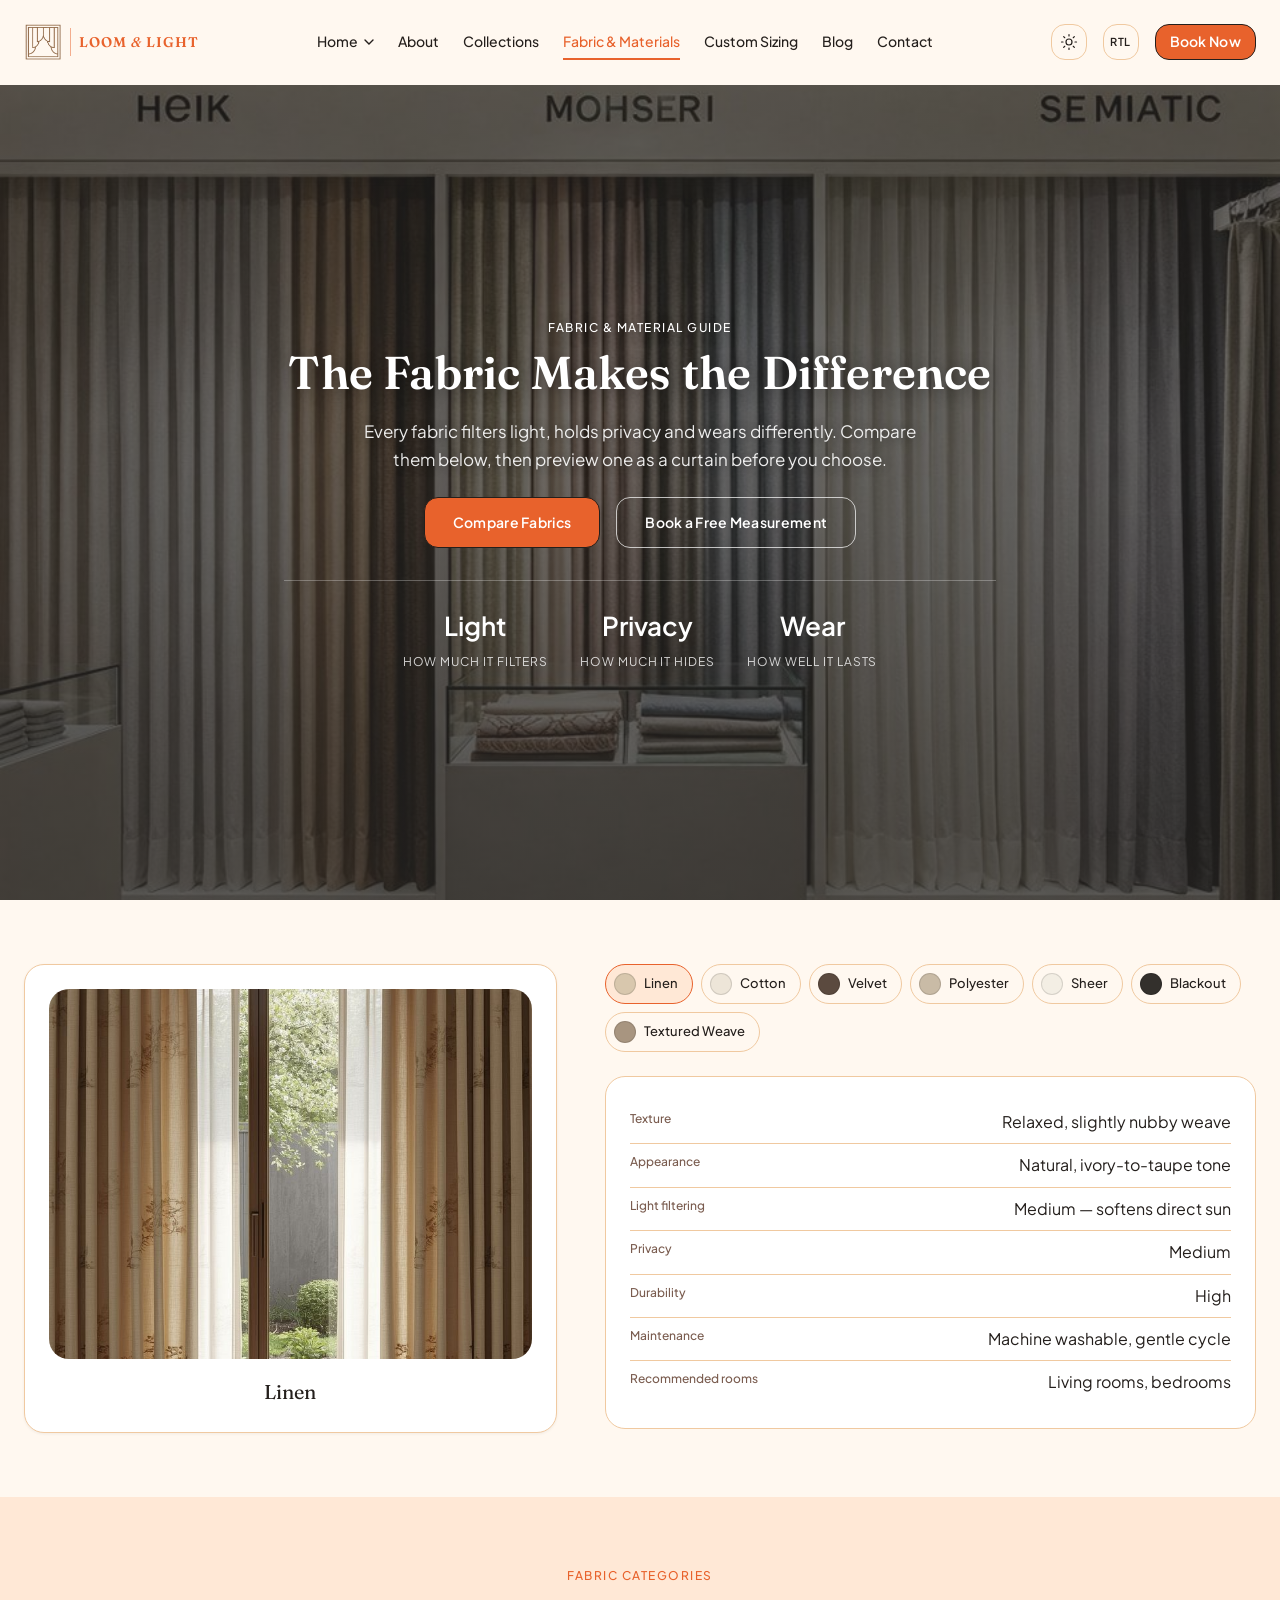
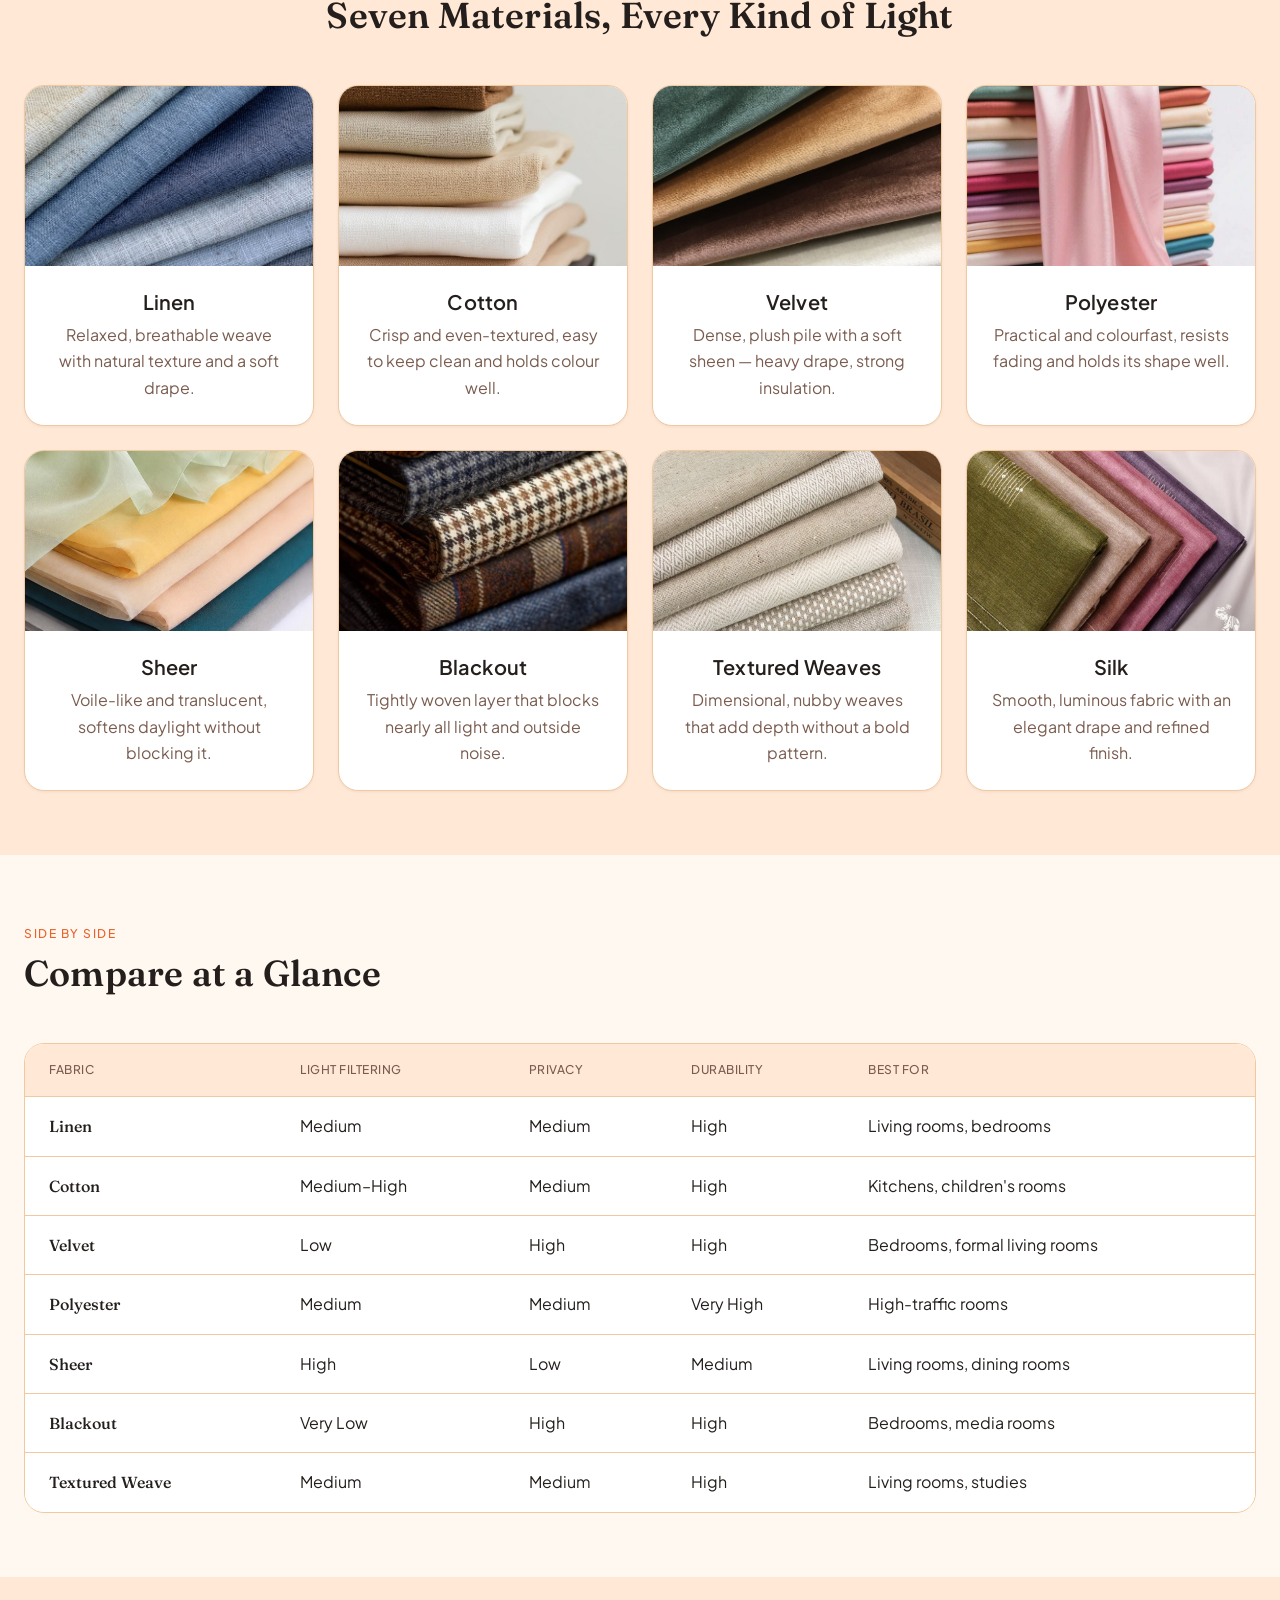
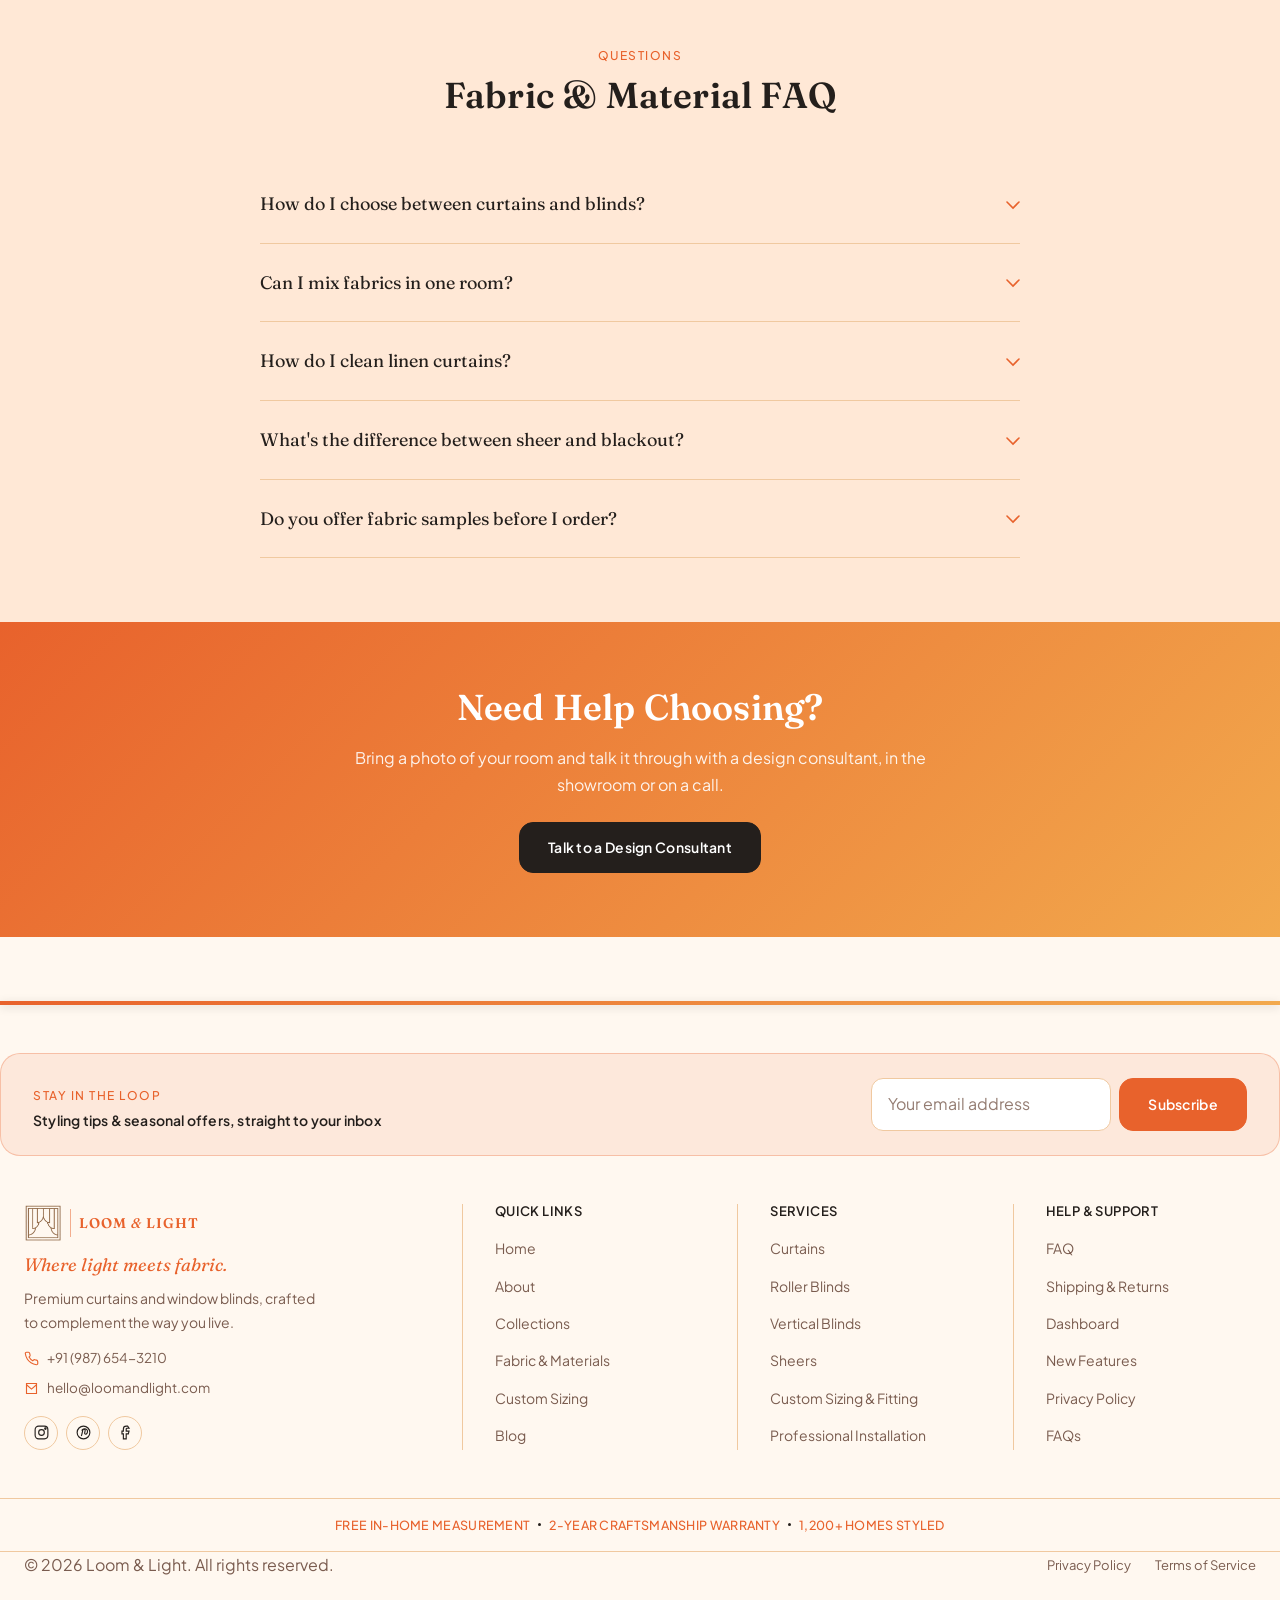
<file: fabric-materials/fabric-materials.html>
<!doctype html>
<html lang="en" dir="ltr">
<head>
  <meta charset="UTF-8">
  <meta name="viewport" content="width=device-width, initial-scale=1.0">
  <title>Fabric & Material Guide | Loom & Light</title>
  <meta name="description" content="Compare linen, cotton, velvet, sheer, blackout and more. See texture, light filtering, privacy and care for every Loom & Light fabric before you order.">
  <meta name="theme-color" content="#F7F3EC">

  <meta property="og:type" content="website">
  <meta property="og:title" content="Fabric & Material Guide | Loom & Light">
  <meta property="og:description" content="The fabric makes the difference — compare every Loom & Light material by texture, light control, privacy and care.">
  <meta property="og:image" content="../global-images/og-fabric-materials.jpg">

  <link rel="icon" type="image/svg+xml" href="../global-images/logo-icon-light.png">
  <link rel="stylesheet" href="../global-css/global.css">
  <link rel="stylesheet" href="../components/navbar.css">
  <link rel="stylesheet" href="../components/footer.css">
  <link rel="stylesheet" href="fabric-materials.css">
</head>
<body>

  <a class="skip-link" href="#main-content">Skip to content</a>

  <!-- ==========================================================================
       HEADER / NAVIGATION
       ========================================================================== -->
<header class="llnav" data-llnav>
  <div class="llnav__inner">

    <a href="../home-1/home-1.html" class="llnav__logo" aria-label="Loom & Light — home">
      <img class="llnav__logo-icon llnav__logo-icon--light" src="../global-images/logo-icon-light.png" alt="" width="40" height="40">
      <img class="llnav__logo-icon llnav__logo-icon--dark" src="../global-images/logo-icon-dark.png" alt="" width="40" height="40">
      <span class="llnav__logo-divider" aria-hidden="true"></span>
      <span class="llnav__logo-text">Loom<span class="llnav__logo-amp">&amp;</span>Light</span>
    </a>

    <!-- Desktop nav -->
    <nav class="llnav__nav" aria-label="Primary">
      <ul class="llnav__list">
        <li class="llnav__dropdown" data-llnav-dropdown>
          <button type="button" class="llnav__link llnav__dropdown-trigger" data-llnav-dropdown-trigger aria-expanded="false" aria-haspopup="true">
            Home
            <svg width="10" height="6" viewBox="0 0 10 6" fill="none" aria-hidden="true"><path d="M1 1l4 4 4-4" stroke="currentColor" stroke-width="1.4" stroke-linecap="round"/></svg>
          </button>
          <ul class="llnav__dropdown-menu" data-llnav-dropdown-menu>
            <li><a href="../home-1/home-1.html" data-llnav-link>Home — Showroom</a></li>
            <li><a href="../home-2/home.html" data-llnav-link>Home — Inspiration</a></li>
          </ul>
        </li>
        <li><a href="../about/about.html" class="llnav__link" data-llnav-link>About</a></li>
        <li><a href="../collections/collections.html" class="llnav__link" data-llnav-link>Collections</a></li>
        <li><a href="../fabric-materials/fabric-materials.html" class="llnav__link" data-llnav-link>Fabric &amp; Materials</a></li>
        <li><a href="../custom-sizing/custom-sizing.html" class="llnav__link" data-llnav-link>Custom Sizing</a></li>
        <li><a href="../blogs/blogs.html" class="llnav__link" data-llnav-link>Blog</a></li>
        <li><a href="../contact/contact.html" class="llnav__link" data-llnav-link>Contact</a></li>
      </ul>
    </nav>

    <!-- Desktop-only actions -->
<div class="llnav__actions">
  <button type="button" class="llnav__icon-btn" data-llnav-theme-toggle aria-label="Toggle dark mode" aria-pressed="false">
    <svg class="llnav__icon-sun" width="18" height="18" viewBox="0 0 24 24" fill="none" aria-hidden="true"><circle cx="12" cy="12" r="4" stroke="currentColor" stroke-width="1.6"/><path d="M12 2v2M12 20v2M4.9 4.9l1.4 1.4M17.7 17.7l1.4 1.4M2 12h2M20 12h2M4.9 19.1l1.4-1.4M17.7 6.3l1.4-1.4" stroke="currentColor" stroke-width="1.6" stroke-linecap="round"/></svg>
    <svg class="llnav__icon-moon" width="18" height="18" viewBox="0 0 24 24" fill="none" aria-hidden="true"><path d="M20 14.5A8.5 8.5 0 1 1 9.5 4a6.8 6.8 0 0 0 10.5 10.5Z" stroke="currentColor" stroke-width="1.6" stroke-linejoin="round"/></svg>
  </button>

  <button type="button"
          class="llnav__icon-btn llnav__icon-btn--text"
          data-llnav-rtl-toggle
          aria-label="Toggle right-to-left layout"
          aria-pressed="false">
    <span aria-hidden="true">RTL</span>
  </button>

  <a href="../contact/contact.html#booking" class="llnav__btn llnav__btn--outline">Book Now</a>
</div>

    <!-- Hamburger (mobile only) -->
    <button type="button" class="llnav__burger" data-llnav-burger aria-label="Open menu" aria-expanded="false" aria-controls="llnav-mobile-panel">
      <span></span><span></span><span></span>
    </button>
  </div>

  <!-- Mobile menu panel -->
  <div class="llnav__panel" id="llnav-mobile-panel" data-llnav-panel>
    <ul class="llnav__mobile-list">
      <li><a href="../home-1/home-1.html" class="llnav__mobile-link" data-llnav-link>Home — Showroom</a></li>
      <li><a href="../home-2/home.html" class="llnav__mobile-link" data-llnav-link>Home — Inspiration</a></li>
      <li><a href="../about/about.html" class="llnav__mobile-link" data-llnav-link>About</a></li>
      <li><a href="../collections/collections.html" class="llnav__mobile-link" data-llnav-link>Collections</a></li>
      <li><a href="../fabric-materials/fabric-materials.html" class="llnav__mobile-link" data-llnav-link>Fabric &amp; Materials</a></li>
      <li><a href="../custom-sizing/custom-sizing.html" class="llnav__mobile-link" data-llnav-link>Custom Sizing</a></li>
      <li><a href="../blogs/blogs.html" class="llnav__mobile-link" data-llnav-link>Blog</a></li>
      <li><a href="../contact/contact.html" class="llnav__mobile-link" data-llnav-link>Contact</a></li>
    </ul>

    <div class="llnav__panel-actions">
      <a href="../contact/contact.html#booking" class="llnav__btn llnav__btn--outline">Book Now</a>
      
    </div>

    <div class="llnav__panel-toggles">
      <button type="button" class="llnav__icon-btn llnav__icon-btn--row" data-llnav-theme-toggle aria-label="Toggle dark mode" aria-pressed="false">
        <svg class="llnav__icon-sun" width="18" height="18" viewBox="0 0 24 24" fill="none" aria-hidden="true"><circle cx="12" cy="12" r="4" stroke="currentColor" stroke-width="1.6"/><path d="M12 2v2M12 20v2M4.9 4.9l1.4 1.4M17.7 17.7l1.4 1.4M2 12h2M20 12h2M4.9 19.1l1.4-1.4M17.7 6.3l1.4-1.4" stroke="currentColor" stroke-width="1.6" stroke-linecap="round"/></svg>
        <svg class="llnav__icon-moon" width="18" height="18" viewBox="0 0 24 24" fill="none" aria-hidden="true"><path d="M20 14.5A8.5 8.5 0 1 1 9.5 4a6.8 6.8 0 0 0 10.5 10.5Z" stroke="currentColor" stroke-width="1.6" stroke-linejoin="round"/></svg>
        <span>Dark mode</span>
      </button>
      <button type="button" class="llnav__icon-btn llnav__icon-btn--row" data-llnav-rtl-toggle aria-label="Toggle right-to-left layout" aria-pressed="false">
        <span aria-hidden="true">RTL</span>
        <span>Right to left</span>
      </button>

    </div>
  </div>

  <!-- Backdrop, closes the menu on click outside the panel -->
  <div class="llnav__backdrop" data-llnav-backdrop></div>
</header>

  <main id="main-content">

    <!-- ==========================================================================
         HERO
         ========================================================================== -->
<section class="fabric-hero">
  <div class="container fabric-hero__inner">
    <p class="section-tag">Fabric &amp; Material Guide</p>
    <h1>The Fabric Makes the Difference</h1>
    <p class="fabric-hero__lead">Every fabric filters light, holds privacy and wears differently. Compare them below, then preview one as a curtain before you choose.</p>

    <div class="fabric-hero__actions">
      <a href="#compare-fabrics" class="btn btn-primary">Compare Fabrics</a>
      <a href="../contact/contact.html#booking" class="btn btn-outline fabric-hero__btn-ghost">Book a Free Measurement</a>
    </div>

    <ul class="fabric-hero__highlights">
      <li><strong>Light</strong><span>How much it filters</span></li>
      <li><strong>Privacy</strong><span>How much it hides</span></li>
      <li><strong>Wear</strong><span>How well it lasts</span></li>
    </ul>
  </div>
</section>

    <!-- ==========================================================================
         INTERACTIVE SWATCH PREVIEW
         ========================================================================== -->
    <section class="section swatch-section" aria-labelledby="swatch-heading">
      <div class="container">
        <!-- <div class="section-heading">
          <p class="section-tag">Preview a Fabric</p>
          <h2 id="swatch-heading">See It as a Curtain First</h2>
          <p class="text-secondary section-heading__lead">Choose a material to preview how it hangs and filters light, then read what it's best suited for.</p>
        </div> -->

        <div class="swatch-tool">

<!-- Curtain preview -->
<div class="curtain-preview" data-curtain-preview aria-hidden="true">
  <div class="curtain-preview__window">
    <img
      class="curtain-preview__image"
      data-curtain-image
      src="a1.jpg"
      alt=""
    >
  </div>

  <p class="curtain-preview__label" data-curtain-label>
    Select a fabric
  </p>
</div>

          <!-- Swatch selector + details -->
          <div class="swatch-panel">
            <div class="swatch-list" role="tablist" aria-label="Select a fabric to preview" data-swatch-list>
<button
  type="button"
  class="swatch-btn is-active"
  role="tab"
  aria-selected="true"
  data-fabric="linen"
  data-fabric-image="a1.jpg"
>
  <span class="swatch-btn__chip" data-swatch-chip="linen"></span>
  Linen
</button>
<button type="button" class="swatch-btn" role="tab" aria-selected="false"
  data-fabric="cotton" data-fabric-image="a2.jpg">
  <span class="swatch-btn__chip" data-swatch-chip="cotton"></span>
  Cotton
</button>

<button type="button" class="swatch-btn" role="tab" aria-selected="false"
  data-fabric="velvet" data-fabric-image="a3.jpg">
  <span class="swatch-btn__chip" data-swatch-chip="velvet"></span>
  Velvet
</button>

<button type="button" class="swatch-btn" role="tab" aria-selected="false"
  data-fabric="polyester" data-fabric-image="a4.jpg">
  <span class="swatch-btn__chip" data-swatch-chip="polyester"></span>
  Polyester
</button>

<button type="button" class="swatch-btn" role="tab" aria-selected="false"
  data-fabric="sheer" data-fabric-image="a5.jpg">
  <span class="swatch-btn__chip" data-swatch-chip="sheer"></span>
  Sheer
</button>

<button type="button" class="swatch-btn" role="tab" aria-selected="false"
  data-fabric="blackout" data-fabric-image="a6.jpg">
  <span class="swatch-btn__chip" data-swatch-chip="blackout"></span>
  Blackout
</button>

<button type="button" class="swatch-btn" role="tab" aria-selected="false"
  data-fabric="textured" data-fabric-image="a7.jpg">
  <span class="swatch-btn__chip" data-swatch-chip="textured"></span>
  Textured Weave
</button>
            </div>

            <dl class="swatch-details" data-swatch-details>
              <div><dt>Texture</dt><dd data-detail="texture"></dd></div>
              <div><dt>Appearance</dt><dd data-detail="appearance"></dd></div>
              <div><dt>Light filtering</dt><dd data-detail="light"></dd></div>
              <div><dt>Privacy</dt><dd data-detail="privacy"></dd></div>
              <div><dt>Durability</dt><dd data-detail="durability"></dd></div>
              <div><dt>Maintenance</dt><dd data-detail="maintenance"></dd></div>
              <div><dt>Recommended rooms</dt><dd data-detail="rooms"></dd></div>
            </dl>
          </div>
        </div>
      </div>
    </section>

    <!-- ==========================================================================
         FABRIC CATEGORY CARDS
         ========================================================================== -->

<section class="section section-alt fabric-grid-section">
  <div class="container">

    <div class="section-heading">
      <p class="section-tag">Fabric Categories</p>
      <h2>Seven Materials, Every Kind of Light</h2>
    </div>

    <div class="grid grid-4 fabric-grid">

      <article class="fabric-card card">
        <div class="fabric-card__swatch" data-swatch-chip="linen">
          <img src="b1.jpg" alt="Linen fabric texture" loading="lazy">
        </div>
        <div class="card-body">
          <h4>Linen</h4>
          <p class="text-secondary">
            Relaxed, breathable weave with natural texture and a soft drape.
          </p>
        </div>
      </article>

      <article class="fabric-card card">
        <div class="fabric-card__swatch" data-swatch-chip="cotton">
          <img src="b2.jpg" alt="Cotton fabric texture" loading="lazy">
        </div>
        <div class="card-body">
          <h4>Cotton</h4>
          <p class="text-secondary">
            Crisp and even-textured, easy to keep clean and holds colour well.
          </p>
        </div>
      </article>

      <article class="fabric-card card">
        <div class="fabric-card__swatch" data-swatch-chip="velvet">
          <img src="b3.jpg" alt="Velvet fabric texture" loading="lazy">
        </div>
        <div class="card-body">
          <h4>Velvet</h4>
          <p class="text-secondary">
            Dense, plush pile with a soft sheen — heavy drape, strong insulation.
          </p>
        </div>
      </article>

      <article class="fabric-card card">
        <div class="fabric-card__swatch" data-swatch-chip="polyester">
          <img src="b4.jpg" alt="Polyester fabric texture" loading="lazy">
        </div>
        <div class="card-body">
          <h4>Polyester</h4>
          <p class="text-secondary">
            Practical and colourfast, resists fading and holds its shape well.
          </p>
        </div>
      </article>

      <article class="fabric-card card">
        <div class="fabric-card__swatch" data-swatch-chip="sheer">
          <img src="b5.jpg" alt="Sheer fabric texture" loading="lazy">
        </div>
        <div class="card-body">
          <h4>Sheer</h4>
          <p class="text-secondary">
            Voile-like and translucent, softens daylight without blocking it.
          </p>
        </div>
      </article>

      <article class="fabric-card card">
        <div class="fabric-card__swatch" data-swatch-chip="blackout">
          <img src="b6.jpg" alt="Blackout fabric texture" loading="lazy">
        </div>
        <div class="card-body">
          <h4>Blackout</h4>
          <p class="text-secondary">
            Tightly woven layer that blocks nearly all light and outside noise.
          </p>
        </div>
      </article>

      <article class="fabric-card card">
        <div class="fabric-card__swatch" data-swatch-chip="textured">
          <img src="b7.jpg" alt="Textured weave fabric" loading="lazy">
        </div>
        <div class="card-body">
          <h4>Textured Weaves</h4>
          <p class="text-secondary">
            Dimensional, nubby weaves that add depth without a bold pattern.
          </p>
        </div>
      </article>
<article class="fabric-card card">
  <div class="fabric-card__swatch" data-swatch-chip="silk">
    <img src="b8.jpg" alt="Silk fabric" loading="lazy">
  </div>
  <div class="card-body">
    <h4>Silk</h4>
    <p class="text-secondary">
      Smooth, luminous fabric with an elegant drape and refined finish.
    </p>
  </div>
</article>
    </div>
  </div>
</section>



    <!-- ==========================================================================
         COMPARISON TABLE
         ========================================================================== -->
    <section class="section compare-section">
      <div class="container">
        <div class="section-heading">
          <p class="section-tag">Side by Side</p>
          <h2>Compare at a Glance</h2>
        </div>

        <div class="compare-table-wrap">
          <table class="compare-table">
            <thead>
              <tr>
                <th scope="col">Fabric</th>
                <th scope="col">Light Filtering</th>
                <th scope="col">Privacy</th>
                <th scope="col">Durability</th>
                <th scope="col">Best For</th>
              </tr>
            </thead>
            <tbody>
              <tr><th scope="row">Linen</th><td>Medium</td><td>Medium</td><td>High</td><td>Living rooms, bedrooms</td></tr>
              <tr><th scope="row">Cotton</th><td>Medium–High</td><td>Medium</td><td>High</td><td>Kitchens, children's rooms</td></tr>
              <tr><th scope="row">Velvet</th><td>Low</td><td>High</td><td>High</td><td>Bedrooms, formal living rooms</td></tr>
              <tr><th scope="row">Polyester</th><td>Medium</td><td>Medium</td><td>Very High</td><td>High-traffic rooms</td></tr>
              <tr><th scope="row">Sheer</th><td>High</td><td>Low</td><td>Medium</td><td>Living rooms, dining rooms</td></tr>
              <tr><th scope="row">Blackout</th><td>Very Low</td><td>High</td><td>High</td><td>Bedrooms, media rooms</td></tr>
              <tr><th scope="row">Textured Weave</th><td>Medium</td><td>Medium</td><td>High</td><td>Living rooms, studies</td></tr>
            </tbody>
          </table>
        </div>
      </div>
    </section>

    <!-- ==========================================================================
         FAQ
         ========================================================================== -->
    <section class="section section-alt faq-section" id="faq">
      <div class="container">
        <div class="section-heading">
          <p class="section-tag">Questions</p>
          <h2>Fabric &amp; Material FAQ</h2>
        </div>

        <div class="faq-list" data-accordion-single>
          <div class="faq-item" data-accordion-item>
            <button type="button" class="faq-item__trigger" data-accordion-trigger aria-expanded="false">
              <span>How do I choose between curtains and blinds?</span>
              <svg width="14" height="14" viewBox="0 0 14 14" fill="none" aria-hidden="true"><path d="M1 5l6 6 6-6" stroke="currentColor" stroke-width="1.6" stroke-linecap="round"/></svg>
            </button>
            <div class="faq-item__body">
              <p>Curtains suit rooms where you want softness and warmth; blinds suit clean, minimal windows and are easier to keep dust-free. Many homes use both — sheer curtains layered over a blind.</p>
            </div>
          </div>

          <div class="faq-item" data-accordion-item>
            <button type="button" class="faq-item__trigger" data-accordion-trigger aria-expanded="false">
              <span>Can I mix fabrics in one room?</span>
              <svg width="14" height="14" viewBox="0 0 14 14" fill="none" aria-hidden="true"><path d="M1 5l6 6 6-6" stroke="currentColor" stroke-width="1.6" stroke-linecap="round"/></svg>
            </button>
            <div class="faq-item__body">
              <p>Yes — sheer and blackout is our most requested pairing, giving you daylight privacy and full darkness at night from the same window.</p>
            </div>
          </div>

          <div class="faq-item" data-accordion-item>
            <button type="button" class="faq-item__trigger" data-accordion-trigger aria-expanded="false">
              <span>How do I clean linen curtains?</span>
              <svg width="14" height="14" viewBox="0 0 14 14" fill="none" aria-hidden="true"><path d="M1 5l6 6 6-6" stroke="currentColor" stroke-width="1.6" stroke-linecap="round"/></svg>
            </button>
            <div class="faq-item__body">
              <p>Most of our linen is machine-washable on a gentle cycle. We include care instructions specific to your fabric with every order.</p>
            </div>
          </div>

          <div class="faq-item" data-accordion-item>
            <button type="button" class="faq-item__trigger" data-accordion-trigger aria-expanded="false">
              <span>What's the difference between sheer and blackout?</span>
              <svg width="14" height="14" viewBox="0 0 14 14" fill="none" aria-hidden="true"><path d="M1 5l6 6 6-6" stroke="currentColor" stroke-width="1.6" stroke-linecap="round"/></svg>
            </button>
            <div class="faq-item__body">
              <p>Sheer fabric is translucent and lets daylight through while softening it; blackout fabric is a dense, opaque weave that blocks nearly all light and reduces outside noise.</p>
            </div>
          </div>

          <div class="faq-item" data-accordion-item>
            <button type="button" class="faq-item__trigger" data-accordion-trigger aria-expanded="false">
              <span>Do you offer fabric samples before I order?</span>
              <svg width="14" height="14" viewBox="0 0 14 14" fill="none" aria-hidden="true"><path d="M1 5l6 6 6-6" stroke="currentColor" stroke-width="1.6" stroke-linecap="round"/></svg>
            </button>
            <div class="faq-item__body">
              <p>Yes. Every fabric in this guide has a full-size hanging sample in our showroom, and we can send swatches by post if you can't visit in person.</p>
            </div>
          </div>
        </div>
      </div>
    </section>

    <!-- ==========================================================================
         CTA BANNER
         ========================================================================== -->
    <section class="cta-banner">
      <div class="container cta-banner__inner">
        <h2>Need Help Choosing?</h2>
        <p>Bring a photo of your room and talk it through with a design consultant, in the showroom or on a call.</p>
        <a href="contact.html#booking" class="btn btn-premium">Talk to a Design Consultant</a>
      </div>
    </section>

  </main>

  <!-- ==========================================================================
       FOOTER
       ========================================================================== -->
<footer class="site-footer">

  <!-- Newsletter callout -->
  <div class="container footer-newsletter">
    <div class="footer-newsletter-copy">
      <span class="eyebrow">Stay In The Loop</span>
      <h3>Styling tips &amp; seasonal offers, straight to your inbox</h3>
    </div>
    <form class="newsletter-form" data-ajax-form data-success-message="Thanks for subscribing!">
      <label for="newsletter-email" class="sr-only">Email address</label>
      <input type="email" id="newsletter-email" class="form-input" placeholder="Your email address" required>
      <button type="submit" class="btn btn-premium">Subscribe</button>
    </form>
    <p class="form-feedback" data-form-feedback aria-live="polite"></p>
  </div>

  <!-- Main columns -->
  <div class="container footer-top">

    <div class="footer-brand">
<a href="home-1.html" class="llnav__logo" aria-label="Loom & Light — home">
  <img class="llnav__logo-icon llnav__logo-icon--light" src="../global-images/logo-icon-light.png" alt="" width="40" height="40">
  <img class="llnav__logo-icon llnav__logo-icon--dark" src="../global-images/logo-icon-dark.png" alt="" width="40" height="40">
  <span class="llnav__logo-divider" aria-hidden="true"></span>
  <span class="llnav__logo-text">Loom<span class="llnav__logo-amp">&amp;</span>Light</span>
</a>
      <p class="footer-tagline accent-text">Where light meets fabric.</p>
      <p class="footer-desc">Premium curtains and window blinds, crafted to complement the way you live.</p>

      <ul class="footer-contact-quick">
        <li>
          <svg width="15" height="15" viewBox="0 0 24 24" fill="none" stroke="currentColor" stroke-width="1.8" aria-hidden="true"><path d="M22 16.9v3a2 2 0 0 1-2.2 2 19.8 19.8 0 0 1-8.6-3.1 19.5 19.5 0 0 1-6-6 19.8 19.8 0 0 1-3.1-8.7A2 2 0 0 1 4.1 2h3a2 2 0 0 1 2 1.7c.1.9.3 1.8.6 2.7a2 2 0 0 1-.5 2.1L8 9.7a16 16 0 0 0 6 6l1.2-1.2a2 2 0 0 1 2.1-.5c.9.3 1.8.5 2.7.6a2 2 0 0 1 1.7 2z"/></svg>
          <a href="tel:+919876543210">+91 (987) 654-3210</a>
        </li>
        <li>
          <svg width="15" height="15" viewBox="0 0 24 24" fill="none" stroke="currentColor" stroke-width="1.8" aria-hidden="true"><path d="M4 4h16v16H4z"/><path d="M4 6l8 7 8-7"/></svg>
          <a href="mailto:hello@loomandlight.com">hello@loomandlight.com</a>
        </li>
      </ul>

      <div class="footer-socials" aria-label="Social media links">
        <a href="#" class="social-icon" aria-label="Instagram">
          <svg width="17" height="17" viewBox="0 0 24 24" fill="none" stroke="currentColor" stroke-width="1.6"><rect x="3" y="3" width="18" height="18" rx="5"/><circle cx="12" cy="12" r="4"/><circle cx="17.5" cy="6.5" r="1"/></svg>
        </a>
        <a href="#" class="social-icon" aria-label="Pinterest">
          <svg width="17" height="17" viewBox="0 0 24 24" fill="none" stroke="currentColor" stroke-width="1.6"><circle cx="12" cy="12" r="9"/><path d="M9 17c1-3 1.5-6 2-8.5.3-1.4 2.5-1.7 3.2-.3.5 1-.1 2.6-.5 4-.4 1.5.6 2.6 2 2.1 2-.7 2.6-4.6 1-6.3-1.9-2-6-1.6-7.3 1.1"/></svg>
        </a>
        <a href="#" class="social-icon" aria-label="Facebook">
          <svg width="17" height="17" viewBox="0 0 24 24" fill="none" stroke="currentColor" stroke-width="1.6"><path d="M15 3h-2a4 4 0 0 0-4 4v3H7v4h2v7h4v-7h3l1-4h-4V7a1 1 0 0 1 1-1h3z"/></svg>
        </a>
      </div>
    </div>



    <div class="footer-col">
      <h4 class="footer-heading">Quick Links</h4>
      <ul class="footer-links">
        <li><a href="../home-1/home-1.html">Home</a></li>
        <li><a href="../about/about.html">About</a></li>
        <li><a href="../collections/collections.html">Collections</a></li>
        <li><a href="../fabric-materials/fabric-materials.html">Fabric &amp; Materials</a></li>
        <li><a href="../custom-sizing/custom-sizing.html">Custom Sizing</a></li>
        <li><a href="../blogs/blogs.html">Blog</a></li>
        
      </ul>
    </div>



    <div class="footer-col">
      <h4 class="footer-heading">Services</h4>
      <ul class="footer-links">
        <li><a href="../service-details/service-details-1.html">Curtains</a></li>
        <li><a href="../service-details/service-details-2.html">Roller Blinds</a></li>
        <li><a href="../service-details/service-details-3.html">Vertical Blinds</a></li>
        <li><a href="../service-details/service-details-4.html">Sheers</a></li>
        <li><a href="../service-details/service-details-5.html">Custom Sizing &amp; Fitting</a></li>
        <li><a href="../service-details/service-details-6.html">Professional Installation</a></li>
      </ul>
    </div>



    <div class="footer-col">
      <h4 class="footer-heading">Help &amp; Support</h4>
      <ul class="footer-links">
        <li><a href="../contact/contact.html#faq">FAQ</a></li>
        <li><a href="../contact/contact.html">Shipping &amp; Returns</a></li>
        <li><a href="../login/login.html">Dashboard</a></li>
        <li><a href="../contact/contact.html">New Features</a></li>
        <li><a href="../contact/contact.html">Privacy Policy</a></li>
        <li><a href="../contact/contact.html#faq">FAQs</a></li>
      </ul>
    </div>
  </div>

  <!-- Trust strip -->
  <div class="container footer-trust">
    <span>Free In-Home Measurement</span>
    <span class="footer-trust-dot" aria-hidden="true"></span>
    <span>2-Year Craftsmanship Warranty</span>
    <span class="footer-trust-dot" aria-hidden="true"></span>
    <span>1,200+ Homes Styled</span>
  </div>

  <div class="footer-bottom">
    <div class="container footer-bottom-inner">
      <p>&copy; <span data-current-year>2026</span> Loom &amp; Light. All rights reserved.</p>
      <div class="footer-legal">
        <a href="#">Privacy Policy</a>
        <a href="#">Terms of Service</a>
      </div>
    </div>
  </div>

  <button type="button" class="back-to-top" data-back-to-top aria-label="Back to top">
    <svg width="16" height="16" viewBox="0 0 24 24" fill="none" stroke="currentColor" stroke-width="2" aria-hidden="true"><path d="M12 19V5M5 12l7-7 7 7"/></svg>
  </button>
</footer>

  <script src="../global-js/global.js"></script>
  <script src="../components/navbar.js"></script>
  <script src="../components/footer.js"></script>
  <script src="fabric-materials.js"></script>
</body>
</html>
</file>
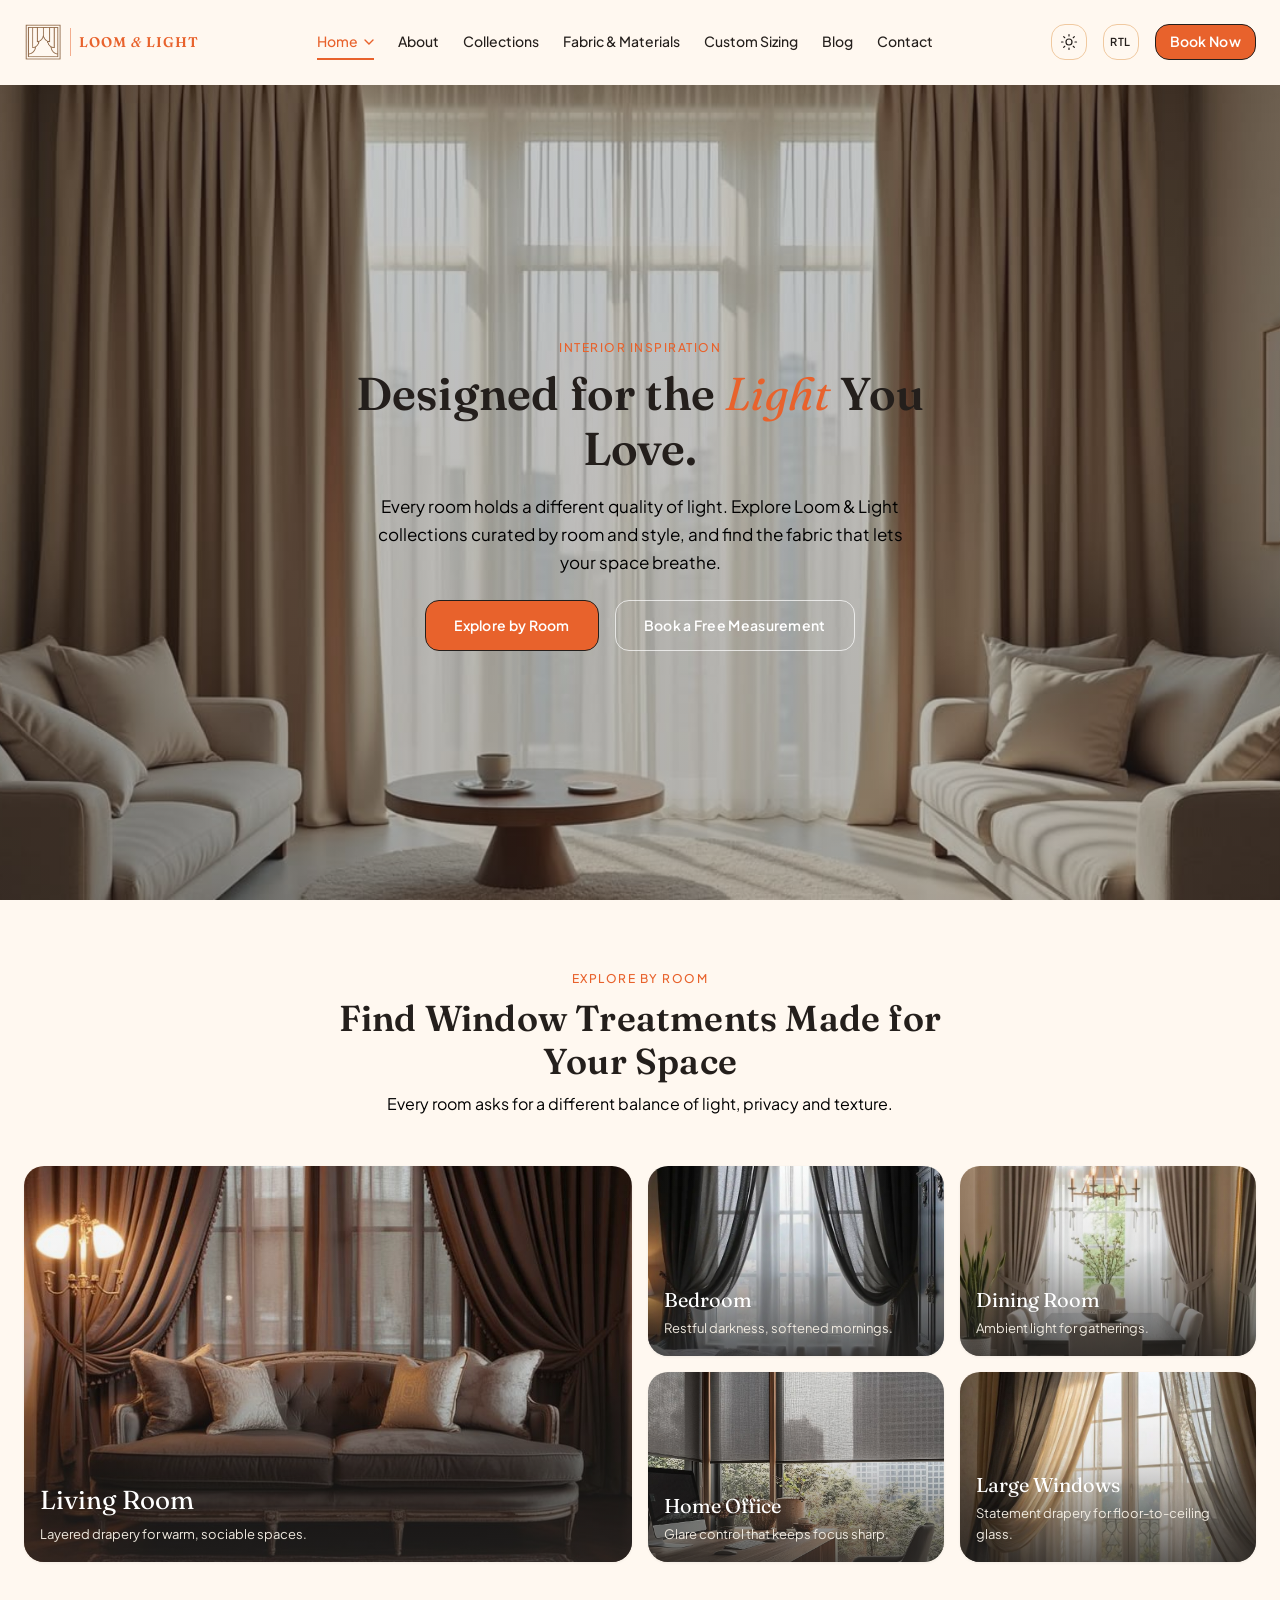
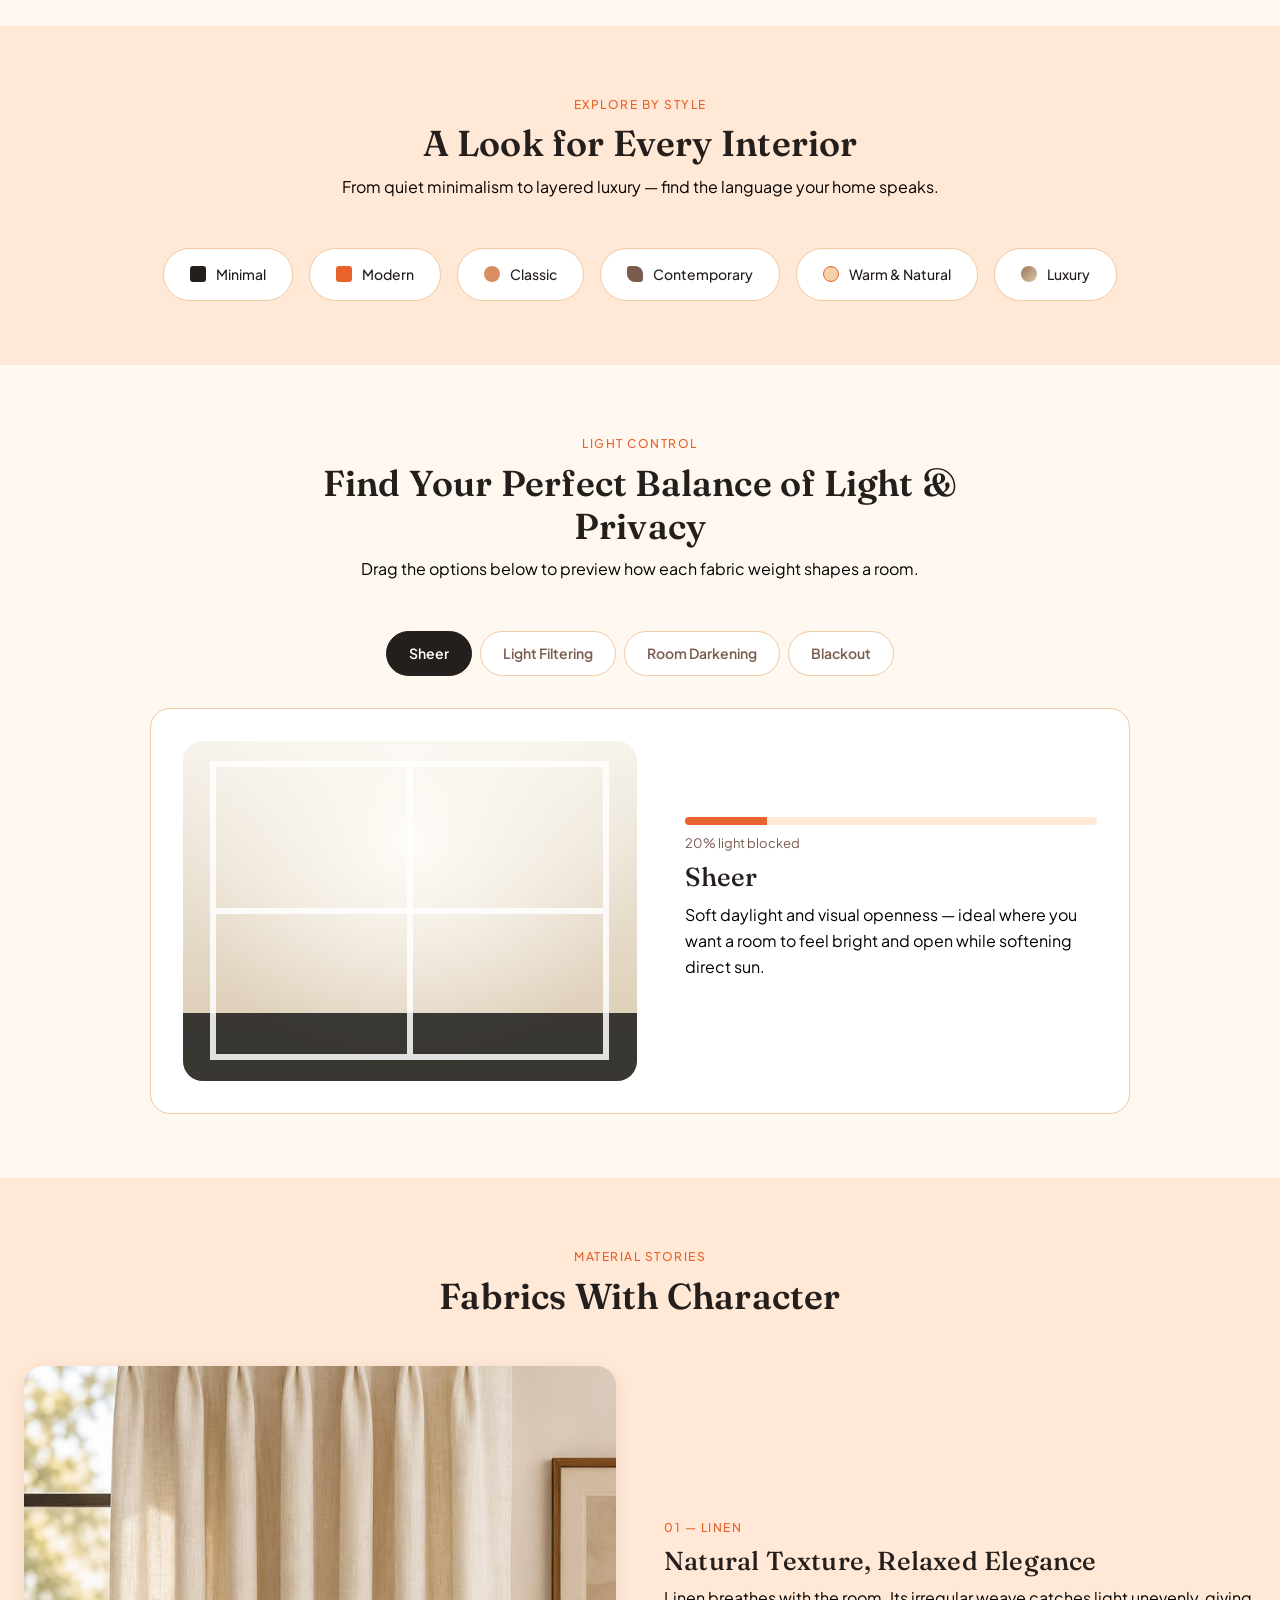
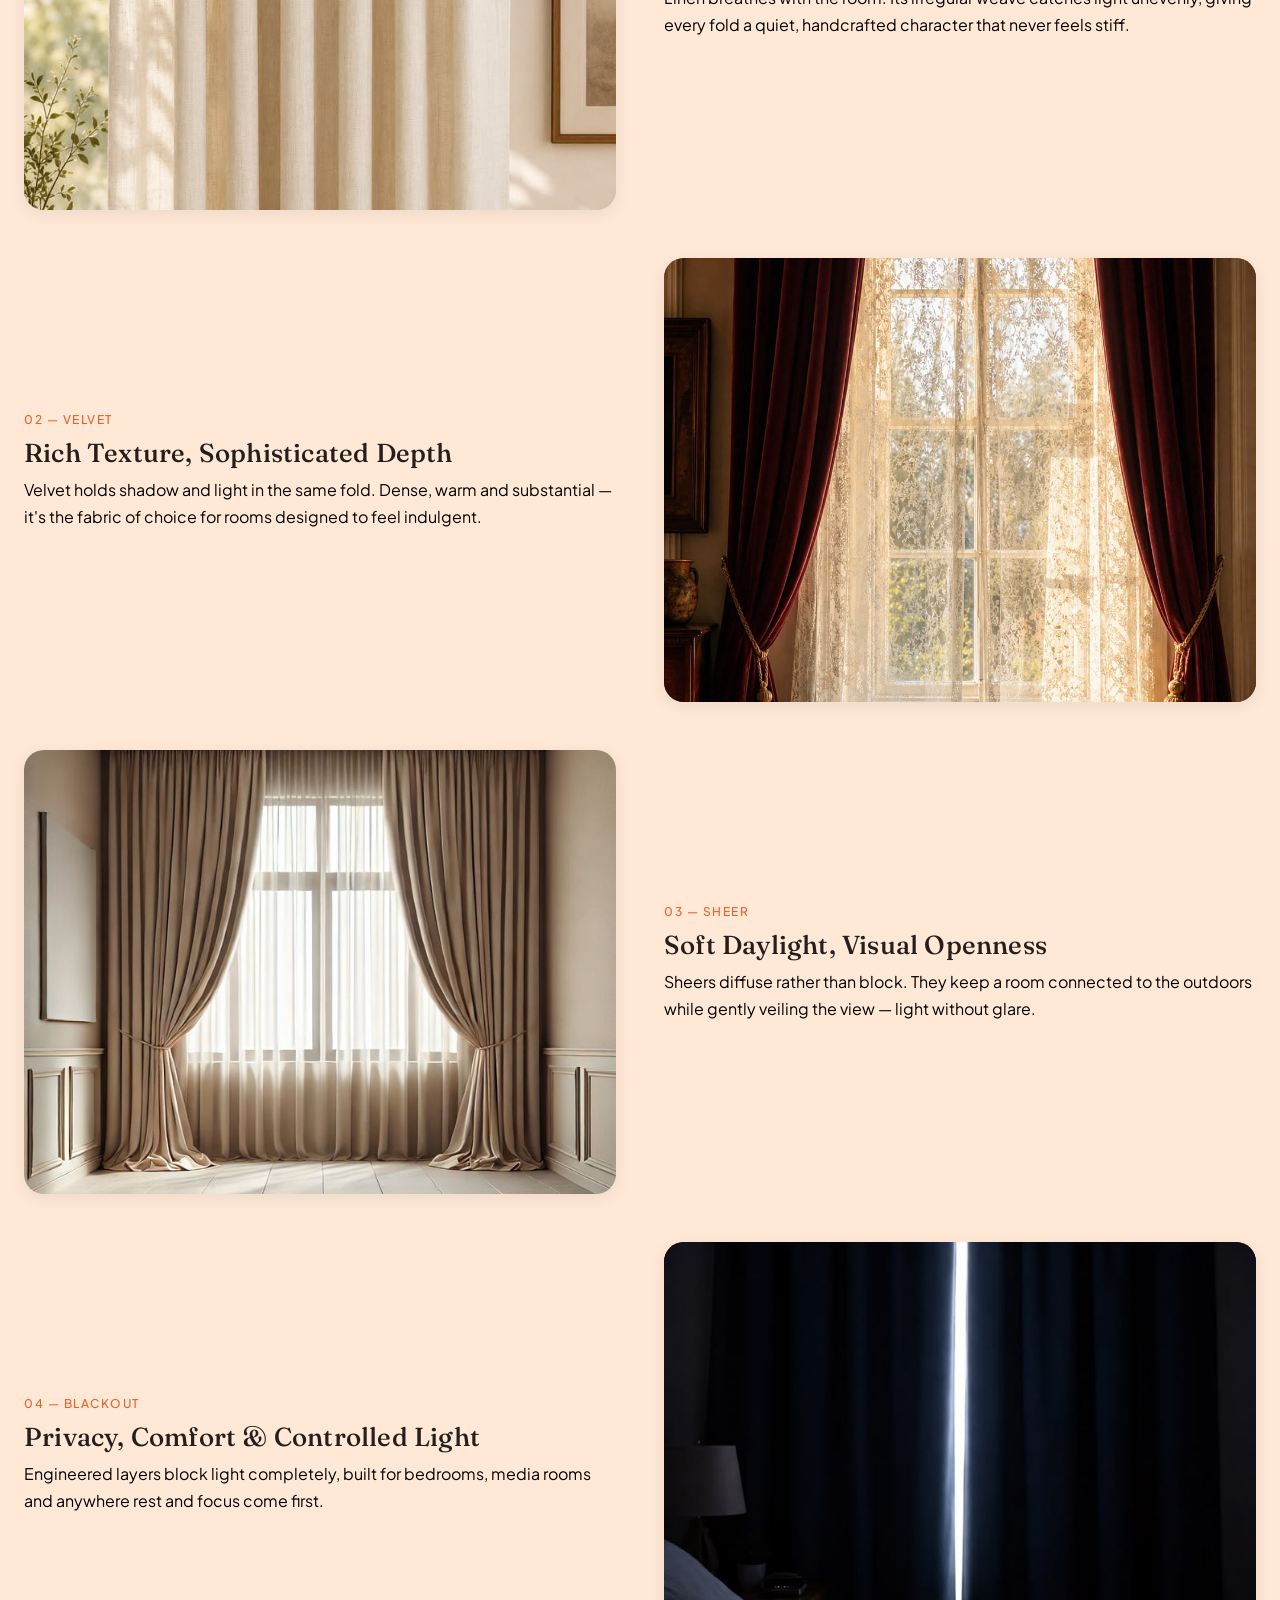
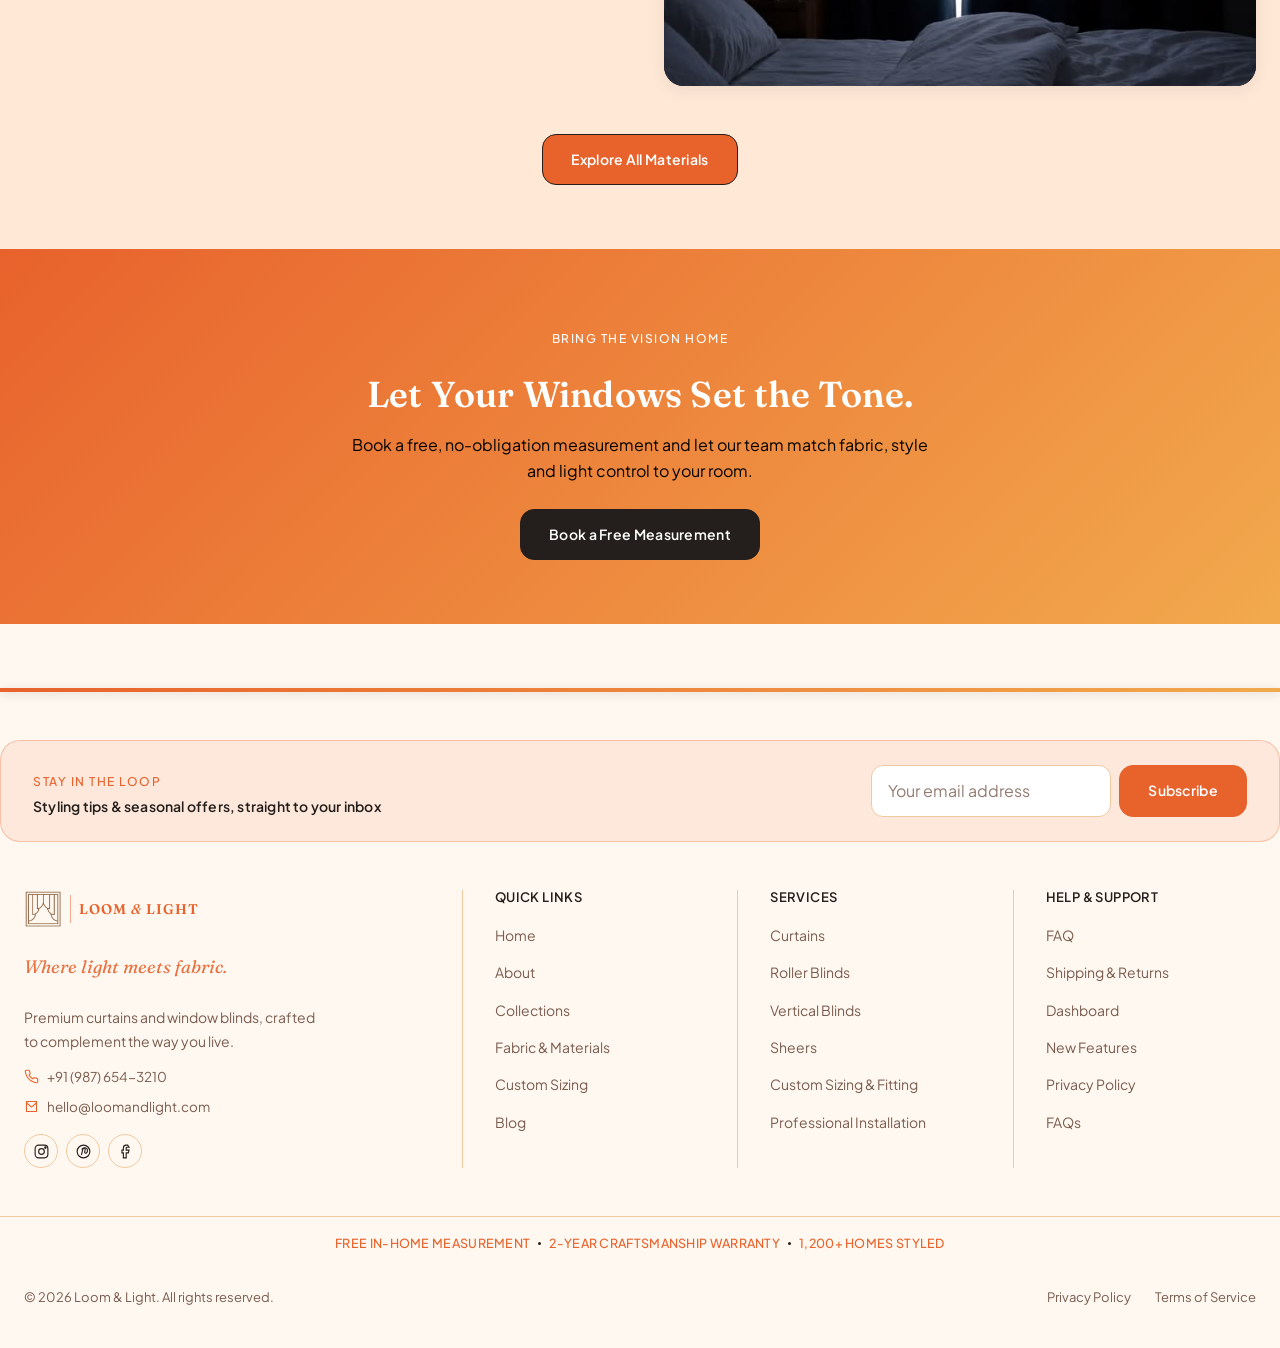
<file: home-2/home.html>
<!DOCTYPE html>
<html lang="en" dir="ltr">
<head>
<meta charset="UTF-8">
<meta name="viewport" content="width=device-width, initial-scale=1.0">
<title>Home 2 — Interior Inspiration | Loom &amp; Light</title>
<meta name="description" content="Explore curtains, blinds and sheers by room and style. Discover how light, fabric and craftsmanship shape beautiful interiors at Loom &amp; Light.">
<meta name="keywords" content="curtains, window blinds, sheers, interior inspiration, fabric guide, Loom and Light">
<meta name="robots" content="index, follow">

<!-- Open Graph -->
<meta property="og:type" content="website">
<meta property="og:title" content="Loom &amp; Light — Designed for the Light You Love">
<meta property="og:description" content="Discover curtains and blinds by room and style. Premium fabrics, custom sizing and expert installation.">
<meta property="og:image" content="../global-images/logo.svg">

<link rel="icon" href="../global-images/logo.svg" type="image/svg+xml">

  <link rel="icon" type="image/svg+xml" href="../global-images/logo-icon-dark.png">
  <link rel="stylesheet" href="../global-css/global.css">
  <link rel="stylesheet" href="../components/navbar.css">
  <link rel="stylesheet" href="../components/footer.css">
<link rel="stylesheet" href="home.css">
</head>
<body>

<a class="skip-link" href="#main-content">Skip to main content</a>

<!-- ==========================================================================
     HEADER / NAVIGATION
     ========================================================================== -->
<header class="llnav" data-llnav>
  <div class="llnav__inner">

    <a href="../home-1/home-1.html" class="llnav__logo" aria-label="Loom & Light — home">
      <img class="llnav__logo-icon llnav__logo-icon--light" src="../global-images/logo-icon-light.png" alt="" width="40" height="40">
      <img class="llnav__logo-icon llnav__logo-icon--dark" src="../global-images/logo-icon-dark.png" alt="" width="40" height="40">
      <span class="llnav__logo-divider" aria-hidden="true"></span>
      <span class="llnav__logo-text">Loom<span class="llnav__logo-amp">&amp;</span>Light</span>
    </a>

    <!-- Desktop nav -->
    <nav class="llnav__nav" aria-label="Primary">
      <ul class="llnav__list">
        <li class="llnav__dropdown" data-llnav-dropdown>
          <button type="button" class="llnav__link llnav__dropdown-trigger" data-llnav-dropdown-trigger aria-expanded="false" aria-haspopup="true">
            Home
            <svg width="10" height="6" viewBox="0 0 10 6" fill="none" aria-hidden="true"><path d="M1 1l4 4 4-4" stroke="currentColor" stroke-width="1.4" stroke-linecap="round"/></svg>
          </button>
          <ul class="llnav__dropdown-menu" data-llnav-dropdown-menu>
            <li><a href="../home-1/home-1.html" data-llnav-link>Home — Showroom</a></li>
            <li><a href="../home-2/home.html" data-llnav-link>Home — Inspiration</a></li>
          </ul>
        </li>
        <li><a href="../about/about.html" class="llnav__link" data-llnav-link>About</a></li>
        <li><a href="../collections/collections.html" class="llnav__link" data-llnav-link>Collections</a></li>
        <li><a href="../fabric-materials/fabric-materials.html" class="llnav__link" data-llnav-link>Fabric &amp; Materials</a></li>
        <li><a href="../custom-sizing/custom-sizing.html" class="llnav__link" data-llnav-link>Custom Sizing</a></li>
        <li><a href="../blogs/blogs.html" class="llnav__link" data-llnav-link>Blog</a></li>
        <li><a href="../contact/contact.html" class="llnav__link" data-llnav-link>Contact</a></li>
      </ul>
    </nav>

    <!-- Desktop-only actions -->
<div class="llnav__actions">
  <button type="button" class="llnav__icon-btn" data-llnav-theme-toggle aria-label="Toggle dark mode" aria-pressed="false">
    <svg class="llnav__icon-sun" width="18" height="18" viewBox="0 0 24 24" fill="none" aria-hidden="true"><circle cx="12" cy="12" r="4" stroke="currentColor" stroke-width="1.6"/><path d="M12 2v2M12 20v2M4.9 4.9l1.4 1.4M17.7 17.7l1.4 1.4M2 12h2M20 12h2M4.9 19.1l1.4-1.4M17.7 6.3l1.4-1.4" stroke="currentColor" stroke-width="1.6" stroke-linecap="round"/></svg>
    <svg class="llnav__icon-moon" width="18" height="18" viewBox="0 0 24 24" fill="none" aria-hidden="true"><path d="M20 14.5A8.5 8.5 0 1 1 9.5 4a6.8 6.8 0 0 0 10.5 10.5Z" stroke="currentColor" stroke-width="1.6" stroke-linejoin="round"/></svg>
  </button>

  <button type="button"
          class="llnav__icon-btn llnav__icon-btn--text"
          data-llnav-rtl-toggle
          aria-label="Toggle right-to-left layout"
          aria-pressed="false">
    <span aria-hidden="true">RTL</span>
  </button>

  <a href="../contact/contact.html#booking" class="llnav__btn llnav__btn--outline">Book Now</a>
</div>

    <!-- Hamburger (mobile only) -->
    <button type="button" class="llnav__burger" data-llnav-burger aria-label="Open menu" aria-expanded="false" aria-controls="llnav-mobile-panel">
      <span></span><span></span><span></span>
    </button>
  </div>

  <!-- Mobile menu panel -->
  <div class="llnav__panel" id="llnav-mobile-panel" data-llnav-panel>
    <ul class="llnav__mobile-list">
      <li><a href="../home-1/home-1.html" class="llnav__mobile-link" data-llnav-link>Home — Showroom</a></li>
      <li><a href="../home-2/home.html" class="llnav__mobile-link" data-llnav-link>Home — Inspiration</a></li>
      <li><a href="../about/about.html" class="llnav__mobile-link" data-llnav-link>About</a></li>
      <li><a href="../collections/collections.html" class="llnav__mobile-link" data-llnav-link>Collections</a></li>
      <li><a href="../fabric-materials/fabric-materials.html" class="llnav__mobile-link" data-llnav-link>Fabric &amp; Materials</a></li>
      <li><a href="../custom-sizing/custom-sizing.html" class="llnav__mobile-link" data-llnav-link>Custom Sizing</a></li>
      <li><a href="../blogs/blogs.html" class="llnav__mobile-link" data-llnav-link>Blog</a></li>
      <li><a href="../contact/contact.html" class="llnav__mobile-link" data-llnav-link>Contact</a></li>
    </ul>

    <div class="llnav__panel-actions">
      <a href="../contact/contact.html#booking" class="llnav__btn llnav__btn--outline">Book Now</a>
      
    </div>

    <div class="llnav__panel-toggles">
      <button type="button" class="llnav__icon-btn llnav__icon-btn--row" data-llnav-theme-toggle aria-label="Toggle dark mode" aria-pressed="false">
        <svg class="llnav__icon-sun" width="18" height="18" viewBox="0 0 24 24" fill="none" aria-hidden="true"><circle cx="12" cy="12" r="4" stroke="currentColor" stroke-width="1.6"/><path d="M12 2v2M12 20v2M4.9 4.9l1.4 1.4M17.7 17.7l1.4 1.4M2 12h2M20 12h2M4.9 19.1l1.4-1.4M17.7 6.3l1.4-1.4" stroke="currentColor" stroke-width="1.6" stroke-linecap="round"/></svg>
        <svg class="llnav__icon-moon" width="18" height="18" viewBox="0 0 24 24" fill="none" aria-hidden="true"><path d="M20 14.5A8.5 8.5 0 1 1 9.5 4a6.8 6.8 0 0 0 10.5 10.5Z" stroke="currentColor" stroke-width="1.6" stroke-linejoin="round"/></svg>
        <span>Dark mode</span>
      </button>
      <button type="button" class="llnav__icon-btn llnav__icon-btn--row" data-llnav-rtl-toggle aria-label="Toggle right-to-left layout" aria-pressed="false">
        <span aria-hidden="true">RTL</span>
        <span>Right to left</span>
      </button>

    </div>
  </div>

  <!-- Backdrop, closes the menu on click outside the panel -->
  <div class="llnav__backdrop" data-llnav-backdrop></div>
</header>

<main id="main-content">

  <!-- ==========================================================================
       HERO — curtain-reveal animation
       ========================================================================== -->
  <section class="hero-inspire" aria-label="Introduction">
    <div class="hero-inspire-scene">
      <div class="hero-inspire-backdrop">
        <div class="hero-inspire-window">
          <div class="pane-line pane-v"></div>
          <div class="pane-line pane-h"></div>
        </div>
        <div class="hero-inspire-glow"></div>
      </div>
      <div class="curtain-panel curtain-left"></div>
      <div class="curtain-panel curtain-right"></div>
    </div>

    <div class="container hero-inspire-content">
      <p class="section-tag">Interior Inspiration</p>
      <h1>Designed for the <span class="accent-text">Light</span> You Love.</h1>
      <p class="hero-inspire-sub text-secondary">Every room holds a different quality of light. Explore Loom &amp; Light collections curated by room and style, and find the fabric that lets your space breathe.</p>
      <div class="hero-inspire-actions">
        <a href="#explore-room" class="btn btn-primary">Explore by Room</a>
        <a href="../contact/contact.html#booking" class="btn btn-outline collections-hero__btn-ghost">Book a Free Measurement</a>
      </div>
    </div>

    <!-- <a href="#explore-room" class="hero-scroll-cue" aria-label="Scroll to explore">
      <svg width="16" height="24" viewBox="0 0 16 24" fill="none" aria-hidden="true"><rect x="1" y="1" width="14" height="22" rx="7" stroke="currentColor" stroke-width="1.4"/><circle class="scroll-dot" cx="8" cy="7" r="2" fill="currentColor"/></svg>
    </a> -->
  </section>

  <!-- ==========================================================================
       EXPLORE BY ROOM
       ========================================================================== -->

<section class="section" id="explore-room" aria-labelledby="room-heading">
  <div class="container">
    <div class="section-heading text-center">
      <p class="section-tag">Explore by Room</p>
      <h2 id="room-heading">Find Window Treatments Made for Your Space</h2>
      <p class="text-secondary">
        Every room asks for a different balance of light, privacy and texture.
      </p>
    </div>

    <div class="room-grid">

      <a class="room-tile room-tile-lg" href="b1.jpg">
        <span class="room-tile-media" data-scene="living">
          <img src="b1.jpg" alt="Living room with elegant window treatments" loading="lazy">
        </span>
        <span class="room-tile-body">
          <span class="room-tile-name">Living Room</span>
          <span class="room-tile-desc">Layered drapery for warm, sociable spaces.</span>
        </span>
      </a>

      <a class="room-tile" href="b2.jpg">
        <span class="room-tile-media" data-scene="bedroom">
          <img src="b2.jpg" alt="Bedroom with soft window treatments" loading="lazy">
        </span>
        <span class="room-tile-body">
          <span class="room-tile-name">Bedroom</span>
          <span class="room-tile-desc">Restful darkness, softened mornings.</span>
        </span>
      </a>

      <a class="room-tile" href="b3.jpg">
        <span class="room-tile-media" data-scene="dining">
          <img src="b3.jpg" alt="Dining room with stylish window treatments" loading="lazy">
        </span>
        <span class="room-tile-body">
          <span class="room-tile-name">Dining Room</span>
          <span class="room-tile-desc">Ambient light for gatherings.</span>
        </span>
      </a>

      <a class="room-tile" href="b4.jpg">
        <span class="room-tile-media" data-scene="office">
          <img src="b4.jpg" alt="Home office with practical window treatments" loading="lazy">
        </span>
        <span class="room-tile-body">
          <span class="room-tile-name">Home Office</span>
          <span class="room-tile-desc">Glare control that keeps focus sharp.</span>
        </span>
      </a>

      <a class="room-tile" href="b5.jpg">
        <span class="room-tile-media" data-scene="large-windows">
          <img src="b5.jpg" alt="Large windows with statement drapery" loading="lazy">
        </span>
        <span class="room-tile-body">
          <span class="room-tile-name">Large Windows</span>
          <span class="room-tile-desc">Statement drapery for floor-to-ceiling glass.</span>
        </span>
      </a>

    </div>
  </div>
</section>



  <!-- ==========================================================================
       EXPLORE BY STYLE
       ========================================================================== -->
  <section class="section section-alt" aria-labelledby="style-heading">
    <div class="container">
      <div class="section-heading text-center">
        <p class="section-tag">Explore by Style</p>
        <h2 id="style-heading">A Look for Every Interior</h2>
        <p class="text-secondary">From quiet minimalism to layered luxury — find the language your home speaks.</p>
      </div>

      <div class="style-grid">
        <a class="style-chip" href="../collections/collections.html?style=minimal"><span class="style-chip-icon" data-icon="minimal"></span>Minimal</a>
        <a class="style-chip" href="../collections/collections.html?style=modern"><span class="style-chip-icon" data-icon="modern"></span>Modern</a>
        <a class="style-chip" href="../collections/collections.html?style=classic"><span class="style-chip-icon" data-icon="classic"></span>Classic</a>
        <a class="style-chip" href="../collections/collections.html?style=contemporary"><span class="style-chip-icon" data-icon="contemporary"></span>Contemporary</a>
        <a class="style-chip" href="../collections/collections.html?style=warm-natural"><span class="style-chip-icon" data-icon="warm"></span>Warm &amp; Natural</a>
        <a class="style-chip" href="../collections/collections.html?style=luxury"><span class="style-chip-icon" data-icon="luxury"></span>Luxury</a>
      </div>
    </div>
  </section>

  <!-- ==========================================================================
       LIGHT CONTROL — interactive comparison
       ========================================================================== -->
  <section class="section" aria-labelledby="light-heading">
    <div class="container">
      <div class="section-heading text-center">
        <p class="section-tag">Light Control</p>
        <h2 id="light-heading">Find Your Perfect Balance of Light &amp; Privacy</h2>
        <p class="text-secondary">Drag the options below to preview how each fabric weight shapes a room.</p>
      </div>

      <div class="light-control" data-light-control>
        <div class="light-control-tabs" role="tablist" aria-label="Light control options">
          <button type="button" class="light-tab is-active" role="tab" aria-selected="true" data-level="20" data-target="sheer">Sheer</button>
          <button type="button" class="light-tab" role="tab" aria-selected="false" data-level="45" data-target="filtering">Light Filtering</button>
          <button type="button" class="light-tab" role="tab" aria-selected="false" data-level="75" data-target="darkening">Room Darkening</button>
          <button type="button" class="light-tab" role="tab" aria-selected="false" data-level="98" data-target="blackout">Blackout</button>
        </div>

        <div class="light-control-stage">
          <div class="light-window">
            <div class="light-window-glow"></div>
            <div class="light-window-scrim" data-light-scrim></div>
            <div class="light-window-frame">
              <div class="pane-line pane-v"></div>
              <div class="pane-line pane-h"></div>
            </div>
          </div>

          <div class="light-control-readout">
            <div class="light-meter" aria-hidden="true">
              <span class="light-meter-fill" data-light-meter></span>
            </div>
            <p class="light-meter-label"><span data-light-percent>20</span>% light blocked</p>
            <h3 data-light-title>Sheer</h3>
            <p class="text-secondary" data-light-desc>Soft daylight and visual openness — ideal where you want a room to feel bright and open while softening direct sun.</p>
          </div>
        </div>
      </div>
    </div>
  </section>

  <!-- ==========================================================================
       MATERIAL STORIES — editorial
       ========================================================================== -->

<section class="section section-alt" aria-labelledby="material-heading">
  <div class="container">

    <div class="section-heading text-center">
      <p class="section-tag">Material Stories</p>
      <h2 id="material-heading">Fabrics With Character</h2>
    </div>

    <article class="material-story">
      <div class="material-story-media" data-scene="linen">
        <img
          src="c1.jpg"
          alt="Natural linen fabric showing its textured weave"
          loading="lazy"
        >
      </div>

      <div class="material-story-copy">
        <p class="section-tag">01 — Linen</p>
        <h3>Natural Texture, Relaxed Elegance</h3>
        <p class="text-secondary">
          Linen breathes with the room. Its irregular weave catches light unevenly,
          giving every fold a quiet, handcrafted character that never feels stiff.
        </p>
      </div>
    </article>

    <article class="material-story material-story-reverse">
      <div class="material-story-media" data-scene="velvet">
        <img
          src="c2.jpg"
          alt="Rich velvet fabric showing its soft, deep texture"
          loading="lazy"
        >
      </div>

      <div class="material-story-copy">
        <p class="section-tag">02 — Velvet</p>
        <h3>Rich Texture, Sophisticated Depth</h3>
        <p class="text-secondary">
          Velvet holds shadow and light in the same fold. Dense, warm and substantial —
          it's the fabric of choice for rooms designed to feel indulgent.
        </p>
      </div>
    </article>

    <article class="material-story">
      <div class="material-story-media" data-scene="sheer">
        <img
          src="c3.jpg"
          alt="Lightweight sheer fabric softly filtering daylight"
          loading="lazy"
        >
      </div>

      <div class="material-story-copy">
        <p class="section-tag">03 — Sheer</p>
        <h3>Soft Daylight, Visual Openness</h3>
        <p class="text-secondary">
          Sheers diffuse rather than block. They keep a room connected to the outdoors
          while gently veiling the view — light without glare.
        </p>
      </div>
    </article>

    <article class="material-story material-story-reverse">
      <div class="material-story-media" data-scene="blackout">
        <img
          src="c4.jpg"
          alt="Blackout curtain fabric designed for controlled light and privacy"
          loading="lazy"
        >
      </div>

      <div class="material-story-copy">
        <p class="section-tag">04 — Blackout</p>
        <h3>Privacy, Comfort &amp; Controlled Light</h3>
        <p class="text-secondary">
          Engineered layers block light completely, built for bedrooms, media rooms
          and anywhere rest and focus come first.
        </p>
      </div>
    </article>

    <div class="text-center material-story-cta">
      <a href="../fabric-materials/fabric-materials.html" class="btn btn-primary">
        Explore All Materials
      </a>
    </div>

  </div>
</section>



  <!-- ==========================================================================
       CTA BANNER
       ========================================================================== -->
  <section class="cta-banner" aria-labelledby="cta-heading">
    <div class="container cta-banner-inner">
      <p class="section-tag">Bring the Vision Home</p>
      <h2 id="cta-heading">Let Your Windows Set the Tone.</h2>
      <p class="text-secondary">Book a free, no-obligation measurement and let our team match fabric, style and light control to your room.</p>
      <a href="../contact/contact.html#booking" class="btn btn-premium">Book a Free Measurement</a>
    </div>
  </section>

</main>

<!-- ==========================================================================
     FOOTER
     ========================================================================== -->
<footer class="site-footer">

  <!-- Newsletter callout -->
  <div class="container footer-newsletter">
    <div class="footer-newsletter-copy">
      <span class="eyebrow">Stay In The Loop</span>
      <h3>Styling tips &amp; seasonal offers, straight to your inbox</h3>
    </div>
    <form class="newsletter-form" data-ajax-form data-success-message="Thanks for subscribing!">
      <label for="newsletter-email" class="sr-only">Email address</label>
      <input type="email" id="newsletter-email" class="form-input" placeholder="Your email address" required>
      <button type="submit" class="btn btn-premium">Subscribe</button>
    </form>
    <p class="form-feedback" data-form-feedback aria-live="polite"></p>
  </div>

  <!-- Main columns -->
  <div class="container footer-top">

    <div class="footer-brand">
<a href="home-1.html" class="llnav__logo" aria-label="Loom & Light — home">
  <img class="llnav__logo-icon llnav__logo-icon--light" src="../global-images/logo-icon-light.png" alt="" width="40" height="40">
  <img class="llnav__logo-icon llnav__logo-icon--dark" src="../global-images/logo-icon-dark.png" alt="" width="40" height="40">
  <span class="llnav__logo-divider" aria-hidden="true"></span>
  <span class="llnav__logo-text">Loom<span class="llnav__logo-amp">&amp;</span>Light</span>
</a>
      <p class="footer-tagline accent-text">Where light meets fabric.</p>
      <p class="footer-desc">Premium curtains and window blinds, crafted to complement the way you live.</p>

      <ul class="footer-contact-quick">
        <li>
          <svg width="15" height="15" viewBox="0 0 24 24" fill="none" stroke="currentColor" stroke-width="1.8" aria-hidden="true"><path d="M22 16.9v3a2 2 0 0 1-2.2 2 19.8 19.8 0 0 1-8.6-3.1 19.5 19.5 0 0 1-6-6 19.8 19.8 0 0 1-3.1-8.7A2 2 0 0 1 4.1 2h3a2 2 0 0 1 2 1.7c.1.9.3 1.8.6 2.7a2 2 0 0 1-.5 2.1L8 9.7a16 16 0 0 0 6 6l1.2-1.2a2 2 0 0 1 2.1-.5c.9.3 1.8.5 2.7.6a2 2 0 0 1 1.7 2z"/></svg>
          <a href="tel:+919876543210">+91 (987) 654-3210</a>
        </li>
        <li>
          <svg width="15" height="15" viewBox="0 0 24 24" fill="none" stroke="currentColor" stroke-width="1.8" aria-hidden="true"><path d="M4 4h16v16H4z"/><path d="M4 6l8 7 8-7"/></svg>
          <a href="mailto:hello@loomandlight.com">hello@loomandlight.com</a>
        </li>
      </ul>

      <div class="footer-socials" aria-label="Social media links">
        <a href="#" class="social-icon" aria-label="Instagram">
          <svg width="17" height="17" viewBox="0 0 24 24" fill="none" stroke="currentColor" stroke-width="1.6"><rect x="3" y="3" width="18" height="18" rx="5"/><circle cx="12" cy="12" r="4"/><circle cx="17.5" cy="6.5" r="1"/></svg>
        </a>
        <a href="#" class="social-icon" aria-label="Pinterest">
          <svg width="17" height="17" viewBox="0 0 24 24" fill="none" stroke="currentColor" stroke-width="1.6"><circle cx="12" cy="12" r="9"/><path d="M9 17c1-3 1.5-6 2-8.5.3-1.4 2.5-1.7 3.2-.3.5 1-.1 2.6-.5 4-.4 1.5.6 2.6 2 2.1 2-.7 2.6-4.6 1-6.3-1.9-2-6-1.6-7.3 1.1"/></svg>
        </a>
        <a href="#" class="social-icon" aria-label="Facebook">
          <svg width="17" height="17" viewBox="0 0 24 24" fill="none" stroke="currentColor" stroke-width="1.6"><path d="M15 3h-2a4 4 0 0 0-4 4v3H7v4h2v7h4v-7h3l1-4h-4V7a1 1 0 0 1 1-1h3z"/></svg>
        </a>
      </div>
    </div>



    <div class="footer-col">
      <h4 class="footer-heading">Quick Links</h4>
      <ul class="footer-links">
        <li><a href="../home-1/home-1.html">Home</a></li>
        <li><a href="../about/about.html">About</a></li>
        <li><a href="../collections/collections.html">Collections</a></li>
        <li><a href="../fabric-materials/fabric-materials.html">Fabric &amp; Materials</a></li>
        <li><a href="../custom-sizing/custom-sizing.html">Custom Sizing</a></li>
        <li><a href="../blogs/blogs.html">Blog</a></li>
        
      </ul>
    </div>



    <div class="footer-col">
      <h4 class="footer-heading">Services</h4>
      <ul class="footer-links">
        <li><a href="../service-details/service-details-1.html">Curtains</a></li>
        <li><a href="../service-details/service-details-2.html">Roller Blinds</a></li>
        <li><a href="../service-details/service-details-3.html">Vertical Blinds</a></li>
        <li><a href="../service-details/service-details-4.html">Sheers</a></li>
        <li><a href="../service-details/service-details-5.html">Custom Sizing &amp; Fitting</a></li>
        <li><a href="../service-details/service-details-6.html">Professional Installation</a></li>
      </ul>
    </div>



    <div class="footer-col">
      <h4 class="footer-heading">Help &amp; Support</h4>
      <ul class="footer-links">
        <li><a href="../contact/contact.html#faq">FAQ</a></li>
        <li><a href="../contact/contact.html">Shipping &amp; Returns</a></li>
        <li><a href="../login/login.html">Dashboard</a></li>
        <li><a href="../contact/contact.html">New Features</a></li>
        <li><a href="../contact/contact.html">Privacy Policy</a></li>
        <li><a href="../contact/contact.html#faq">FAQs</a></li>
      </ul>
    </div>
  </div>

  <!-- Trust strip -->
  <div class="container footer-trust">
    <span>Free In-Home Measurement</span>
    <span class="footer-trust-dot" aria-hidden="true"></span>
    <span>2-Year Craftsmanship Warranty</span>
    <span class="footer-trust-dot" aria-hidden="true"></span>
    <span>1,200+ Homes Styled</span>
  </div>

  <div class="footer-bottom">
    <div class="container footer-bottom-inner">
      <p>&copy; <span data-current-year>2026</span> Loom &amp; Light. All rights reserved.</p>
      <div class="footer-legal">
        <a href="#">Privacy Policy</a>
        <a href="#">Terms of Service</a>
      </div>
    </div>
  </div>

  <button type="button" class="back-to-top" data-back-to-top aria-label="Back to top">
    <svg width="16" height="16" viewBox="0 0 24 24" fill="none" stroke="currentColor" stroke-width="2" aria-hidden="true"><path d="M12 19V5M5 12l7-7 7 7"/></svg>
  </button>
</footer>

  <script src="../global-js/global.js"></script>
  <script src="../components/navbar.js"></script>
  <script src="../components/footer.js"></script>
<script src="home.js"></script>
</body>
</html>
</file>
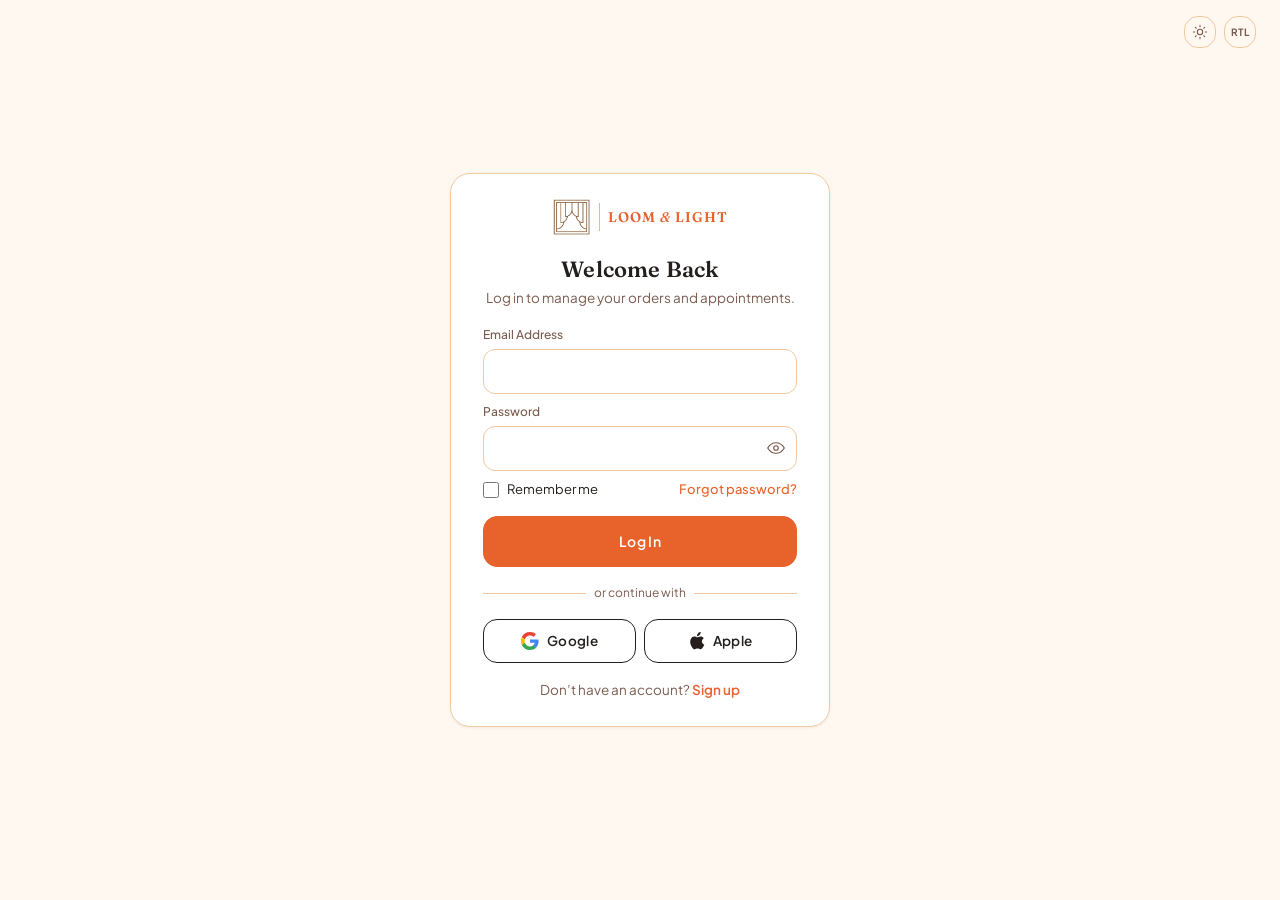
<file: login/login.html>
<!DOCTYPE html>
<html lang="en" class="auth-html">
<head>
  <meta charset="UTF-8">
  <meta name="viewport" content="width=device-width, initial-scale=1.0">
  <title>Login | Loom &amp; Light</title>
  <meta name="description" content="Log in to your Loom & Light account to track orders, saved fabrics and measurement appointments.">
  <link rel="icon" href="../global-images/favicon.ico">

  <link rel="icon" type="image/svg+xml" href="../global-images/logo-icon-light.png">
  <link rel="stylesheet" href="../global-css/global.css">
  <link rel="stylesheet" href="../components/navbar.css">
  <link rel="stylesheet" href="../components/footer.css">
  <link rel="stylesheet" href="login.css">
</head>
<body class="auth-body no-header-offset">

  <div class="auth-toolbar">
    <button type="button" class="auth-icon-btn" data-theme-toggle aria-label="Toggle dark mode" aria-pressed="false">
      <svg class="auth-icon-sun" width="16" height="16" viewBox="0 0 24 24" fill="none" aria-hidden="true"><circle cx="12" cy="12" r="4" stroke="currentColor" stroke-width="1.6"/><path d="M12 2v2M12 20v2M4.9 4.9l1.4 1.4M17.7 17.7l1.4 1.4M2 12h2M20 12h2M4.9 19.1l1.4-1.4M17.7 6.3l1.4-1.4" stroke="currentColor" stroke-width="1.6" stroke-linecap="round"/></svg>
      <svg class="auth-icon-moon" width="16" height="16" viewBox="0 0 24 24" fill="none" aria-hidden="true"><path d="M20 14.5A8.5 8.5 0 1 1 9.5 4a6.8 6.8 0 0 0 10.5 10.5Z" stroke="currentColor" stroke-width="1.6" stroke-linejoin="round"/></svg>
    </button>
<button type="button" class="auth-icon-btn auth-icon-btn--text"
        data-rtl-toggle
        aria-label="Toggle right-to-left layout"
        aria-pressed="false">
  <span aria-hidden="true">RTL</span>
</button>
  </div>

  <main class="auth-page">



    <div class="auth-panel">
      <div class="card auth-card">
    <a href="../home-1/home-1.html" class="llnav__logo" aria-label="Loom & Light — home">
      <img class="llnav__logo-icon llnav__logo-icon--light" src="../global-images/logo-icon-light.png" alt="" width="40" height="40">
      <img class="llnav__logo-icon llnav__logo-icon--dark" src="../global-images/logo-icon-dark.png" alt="" width="40" height="40">
      <span class="llnav__logo-divider" aria-hidden="true"></span>
      <span class="llnav__logo-text">Loom<span class="llnav__logo-amp">&amp;</span>Light</span>
    </a>

        <h1>Welcome Back</h1>
        <p class="auth-subtitle">Log in to manage your orders and appointments.</p>

        <form class="auth-form" data-form="login" novalidate>
          <div class="form-group">
            <label for="li-email" class="form-label">Email Address</label>
            <input type="email" id="li-email" name="email" class="form-input" autocomplete="email" required>
          </div>

          <div class="form-group">
            <label for="li-password" class="form-label">Password</label>
            <div class="password-field">
              <input type="password" id="li-password" name="password" class="form-input" autocomplete="current-password" required minlength="8">
              <button type="button" class="password-toggle" data-password-toggle="li-password" aria-label="Show password">
                <svg class="icon-eye" width="18" height="18" viewBox="0 0 24 24" fill="none" stroke="currentColor" stroke-width="1.6" aria-hidden="true"><path d="M1 12s4-7 11-7 11 7 11 7-4 7-11 7-11-7-11-7z"/><circle cx="12" cy="12" r="3"/></svg>
                <svg class="icon-eye-off" width="18" height="18" viewBox="0 0 24 24" fill="none" stroke="currentColor" stroke-width="1.6" aria-hidden="true"><path d="M17.9 17.9A10.7 10.7 0 0 1 12 19c-7 0-11-7-11-7a19.4 19.4 0 0 1 4.2-5.1M9.5 5.3A10 10 0 0 1 12 5c7 0 11 7 11 7a19.4 19.4 0 0 1-2.6 3.5M14.1 14.1a3 3 0 1 1-4.2-4.2M1 1l22 22"/></svg>
              </button>
            </div>
          </div>

          <div class="auth-row">
            <label class="checkbox-field">
              <input type="checkbox" name="remember" id="li-remember">
              <span>Remember me</span>
            </label>
            <a href="forgot-password.html" class="auth-link-sm">Forgot password?</a>
          </div>

          <button type="submit" class="btn btn-premium auth-submit">Log In</button>
          <p class="form-feedback" data-form-feedback aria-live="polite"></p>
        </form>

        <div class="auth-divider"><span>or continue with</span></div>

        <div class="auth-social">
          <button type="button" class="btn btn-outline auth-social-btn">
            <svg width="18" height="18" viewBox="0 0 18 18" aria-hidden="true">
              <path fill="#4285F4" d="M17.6 9.2c0-.6-.1-1.2-.2-1.8H9v3.4h4.8a4.1 4.1 0 0 1-1.8 2.7v2.2h2.9c1.7-1.6 2.7-3.9 2.7-6.5z"/>
              <path fill="#34A853" d="M9 18c2.4 0 4.5-.8 6-2.2l-2.9-2.2c-.8.5-1.9.9-3.1.9-2.4 0-4.4-1.6-5.1-3.8H.9v2.3A9 9 0 0 0 9 18z"/>
              <path fill="#FBBC05" d="M3.9 10.7a5.4 5.4 0 0 1 0-3.4V5H.9a9 9 0 0 0 0 8l3-2.3z"/>
              <path fill="#EA4335" d="M9 3.6c1.3 0 2.5.4 3.4 1.3l2.6-2.6C13.5.9 11.4 0 9 0A9 9 0 0 0 .9 5l3 2.3C4.6 5.2 6.6 3.6 9 3.6z"/>
            </svg>
            Google
          </button>
          <button type="button" class="btn btn-outline auth-social-btn">
            <svg width="16" height="18" viewBox="0 0 14 17" aria-hidden="true">
              <path fill="currentColor" d="M11.6 9c0-2.1 1.7-3.1 1.8-3.2-1-1.4-2.5-1.6-3-1.6-1.3-.1-2.5.8-3.1.8-.6 0-1.6-.7-2.7-.7-1.4 0-2.6.8-3.3 2-1.4 2.4-.4 6 1 8 .7 1 1.5 2.1 2.6 2 1-.1 1.4-.7 2.7-.7s1.6.7 2.7.6c1.1 0 1.8-1 2.5-2 .8-1.1 1.1-2.2 1.1-2.3-.1 0-2.1-.8-2.3-3zM9.6 2.7c.6-.7 1-1.7.9-2.7-.9 0-2 .6-2.6 1.3-.5.6-1 1.6-.9 2.6 1 .1 2-.5 2.6-1.2z"/>
            </svg>
            Apple
          </button>
        </div>

        <p class="auth-switch">Don&rsquo;t have an account? <a href="register.html">Sign up</a></p>
      </div>
    </div>
  </main>

  <script src="../global-js/global.js"></script>
  <script src="../components/navbar.js"></script>
  <script src="../components/footer.js"></script>
  <script src="login.js"></script>
</body>
</html>
</file>
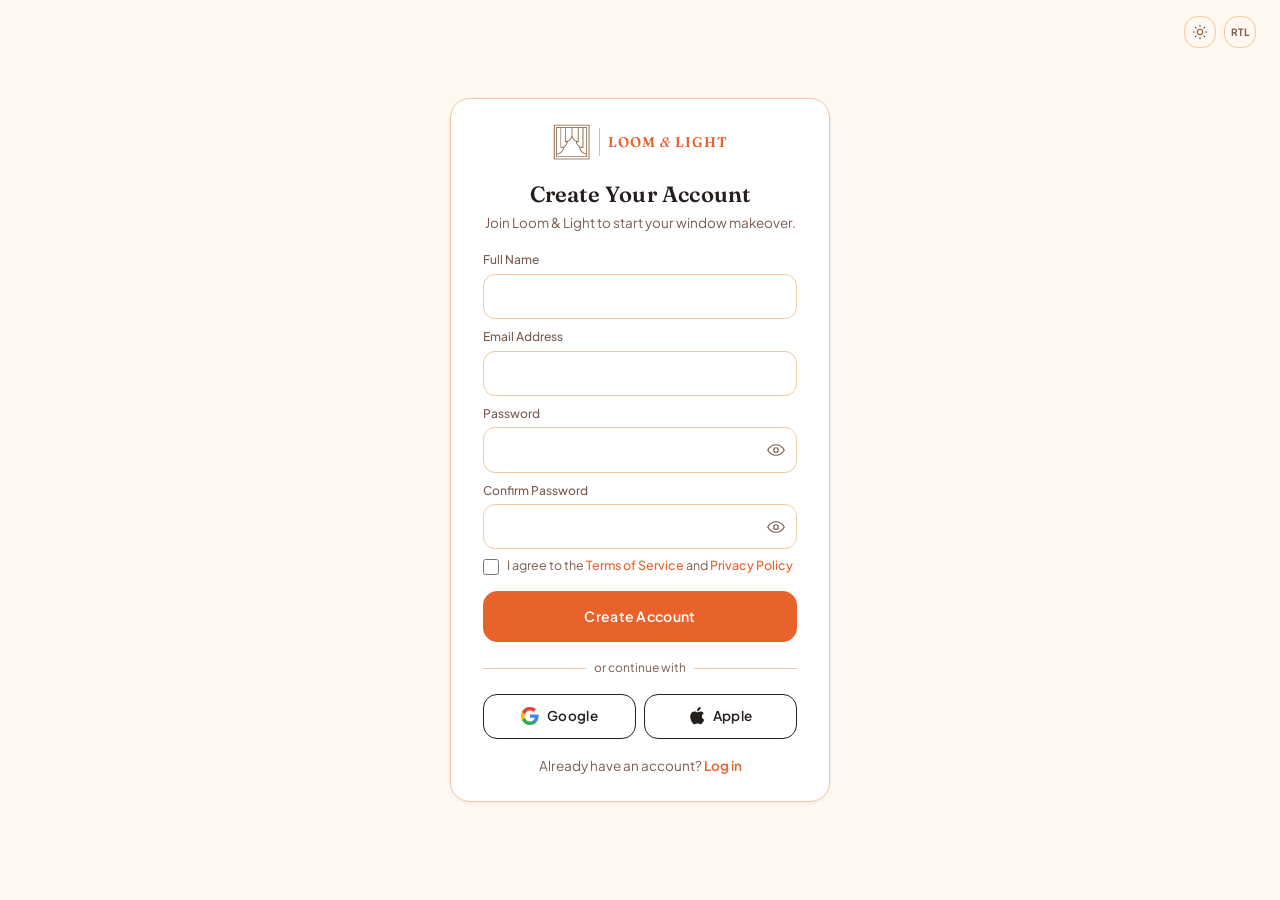
<file: login/register.html>
<!DOCTYPE html>
<html lang="en" class="auth-html">
<head>
  <meta charset="UTF-8">
  <meta name="viewport" content="width=device-width, initial-scale=1.0">
  <title>Sign Up | Loom &amp; Light</title>
  <meta name="description" content="Create a Loom & Light account to save fabrics, track orders and book measurement appointments.">
  <link rel="icon" type="image/svg+xml" href="../global-images/logo-icon-light.png">
  <link rel="stylesheet" href="../global-css/global.css">
  <link rel="stylesheet" href="../components/navbar.css">
  <link rel="stylesheet" href="../components/footer.css">
  <link rel="stylesheet" href="login.css">
</head>
<body class="auth-body no-header-offset">

  <div class="auth-toolbar">
    <button type="button" class="auth-icon-btn" data-theme-toggle aria-label="Toggle dark mode" aria-pressed="false">
      <svg class="auth-icon-sun" width="16" height="16" viewBox="0 0 24 24" fill="none" aria-hidden="true"><circle cx="12" cy="12" r="4" stroke="currentColor" stroke-width="1.6"/><path d="M12 2v2M12 20v2M4.9 4.9l1.4 1.4M17.7 17.7l1.4 1.4M2 12h2M20 12h2M4.9 19.1l1.4-1.4M17.7 6.3l1.4-1.4" stroke="currentColor" stroke-width="1.6" stroke-linecap="round"/></svg>
      <svg class="auth-icon-moon" width="16" height="16" viewBox="0 0 24 24" fill="none" aria-hidden="true"><path d="M20 14.5A8.5 8.5 0 1 1 9.5 4a6.8 6.8 0 0 0 10.5 10.5Z" stroke="currentColor" stroke-width="1.6" stroke-linejoin="round"/></svg>
    </button>
<button type="button" class="auth-icon-btn auth-icon-btn--text"
        data-rtl-toggle
        aria-label="Toggle right-to-left layout"
        aria-pressed="false">
  <span aria-hidden="true">RTL</span>
</button>
  </div>

  <main class="auth-page">



    <div class="auth-panel">
      <div class="card auth-card">
    <a href="../home-1/home-1.html" class="llnav__logo" aria-label="Loom & Light — home">
      <img class="llnav__logo-icon llnav__logo-icon--light" src="../global-images/logo-icon-light.png" alt="" width="40" height="40">
      <img class="llnav__logo-icon llnav__logo-icon--dark" src="../global-images/logo-icon-dark.png" alt="" width="40" height="40">
      <span class="llnav__logo-divider" aria-hidden="true"></span>
      <span class="llnav__logo-text">Loom<span class="llnav__logo-amp">&amp;</span>Light</span>
    </a>

        <h1>Create Your Account</h1>
        <p class="auth-subtitle">Join Loom &amp; Light to start your window makeover.</p>

        <form class="auth-form" data-form="register" novalidate>
          <div class="form-group">
            <label for="rg-name" class="form-label">Full Name</label>
            <input type="text" id="rg-name" name="name" class="form-input" autocomplete="name" required>
          </div>

          <div class="form-group">
            <label for="rg-email" class="form-label">Email Address</label>
            <input type="email" id="rg-email" name="email" class="form-input" autocomplete="email" required>
          </div>

          <div class="form-group">
            <label for="rg-password" class="form-label">Password</label>
            <div class="password-field">
              <input type="password" id="rg-password" name="password" class="form-input" autocomplete="new-password" required minlength="8">
              <button type="button" class="password-toggle" data-password-toggle="rg-password" aria-label="Show password">
                <svg class="icon-eye" width="18" height="18" viewBox="0 0 24 24" fill="none" stroke="currentColor" stroke-width="1.6" aria-hidden="true"><path d="M1 12s4-7 11-7 11 7 11 7-4 7-11 7-11-7-11-7z"/><circle cx="12" cy="12" r="3"/></svg>
                <svg class="icon-eye-off" width="18" height="18" viewBox="0 0 24 24" fill="none" stroke="currentColor" stroke-width="1.6" aria-hidden="true"><path d="M17.9 17.9A10.7 10.7 0 0 1 12 19c-7 0-11-7-11-7a19.4 19.4 0 0 1 4.2-5.1M9.5 5.3A10 10 0 0 1 12 5c7 0 11 7 11 7a19.4 19.4 0 0 1-2.6 3.5M14.1 14.1a3 3 0 1 1-4.2-4.2M1 1l22 22"/></svg>
              </button>
            </div>
          </div>

          <div class="form-group">
            <label for="rg-confirm" class="form-label">Confirm Password</label>
            <div class="password-field">
              <input type="password" id="rg-confirm" name="confirm_password" class="form-input" autocomplete="new-password" required minlength="8">
              <button type="button" class="password-toggle" data-password-toggle="rg-confirm" aria-label="Show password">
                <svg class="icon-eye" width="18" height="18" viewBox="0 0 24 24" fill="none" stroke="currentColor" stroke-width="1.6" aria-hidden="true"><path d="M1 12s4-7 11-7 11 7 11 7-4 7-11 7-11-7-11-7z"/><circle cx="12" cy="12" r="3"/></svg>
                <svg class="icon-eye-off" width="18" height="18" viewBox="0 0 24 24" fill="none" stroke="currentColor" stroke-width="1.6" aria-hidden="true"><path d="M17.9 17.9A10.7 10.7 0 0 1 12 19c-7 0-11-7-11-7a19.4 19.4 0 0 1 4.2-5.1M9.5 5.3A10 10 0 0 1 12 5c7 0 11 7 11 7a19.4 19.4 0 0 1-2.6 3.5M14.1 14.1a3 3 0 1 1-4.2-4.2M1 1l22 22"/></svg>
              </button>
            </div>
            <p class="field-error" data-error-for="rg-confirm" aria-live="polite"></p>
          </div>

          <label class="checkbox-field auth-terms">
            <input type="checkbox" name="terms" id="rg-terms" required>
            <span>I agree to the <a href="#">Terms of Service</a> and <a href="#">Privacy Policy</a></span>
          </label>

          <button type="submit" class="btn btn-premium auth-submit">Create Account</button>
          <p class="form-feedback" data-form-feedback aria-live="polite"></p>
        </form>

        <div class="auth-divider"><span>or continue with</span></div>

        <div class="auth-social">
          <button type="button" class="btn btn-outline auth-social-btn">
            <svg width="18" height="18" viewBox="0 0 18 18" aria-hidden="true">
              <path fill="#4285F4" d="M17.6 9.2c0-.6-.1-1.2-.2-1.8H9v3.4h4.8a4.1 4.1 0 0 1-1.8 2.7v2.2h2.9c1.7-1.6 2.7-3.9 2.7-6.5z"/>
              <path fill="#34A853" d="M9 18c2.4 0 4.5-.8 6-2.2l-2.9-2.2c-.8.5-1.9.9-3.1.9-2.4 0-4.4-1.6-5.1-3.8H.9v2.3A9 9 0 0 0 9 18z"/>
              <path fill="#FBBC05" d="M3.9 10.7a5.4 5.4 0 0 1 0-3.4V5H.9a9 9 0 0 0 0 8l3-2.3z"/>
              <path fill="#EA4335" d="M9 3.6c1.3 0 2.5.4 3.4 1.3l2.6-2.6C13.5.9 11.4 0 9 0A9 9 0 0 0 .9 5l3 2.3C4.6 5.2 6.6 3.6 9 3.6z"/>
            </svg>
            Google
          </button>
          <button type="button" class="btn btn-outline auth-social-btn">
            <svg width="16" height="18" viewBox="0 0 14 17" aria-hidden="true">
              <path fill="currentColor" d="M11.6 9c0-2.1 1.7-3.1 1.8-3.2-1-1.4-2.5-1.6-3-1.6-1.3-.1-2.5.8-3.1.8-.6 0-1.6-.7-2.7-.7-1.4 0-2.6.8-3.3 2-1.4 2.4-.4 6 1 8 .7 1 1.5 2.1 2.6 2 1-.1 1.4-.7 2.7-.7s1.6.7 2.7.6c1.1 0 1.8-1 2.5-2 .8-1.1 1.1-2.2 1.1-2.3-.1 0-2.1-.8-2.3-3zM9.6 2.7c.6-.7 1-1.7.9-2.7-.9 0-2 .6-2.6 1.3-.5.6-1 1.6-.9 2.6 1 .1 2-.5 2.6-1.2z"/>
            </svg>
            Apple
          </button>
        </div>

        <p class="auth-switch">Already have an account? <a href="login.html">Log in</a></p>
      </div>
    </div>
  </main>

  <script src="../global-js/global.js"></script>
  <script src="../components/navbar.js"></script>
  <script src="../components/footer.js"></script>
  <script src="login.js"></script>
</body>
</html>
</file>
<file: global-css/global.css>
/* ==========================================================================
   LOOM & LIGHT — GLOBAL STYLESHEET
   Curtain & Window Blinds Store — Design System
   Fonts: Instrument Serif (display) / DM Sans (body/UI) / Cormorant Garamond Italic (accent)
   Theme switching: [data-theme="dark"] on <html> (never .dark)
   Direction switching: [dir="rtl"] on <html>
   ========================================================================== */

/* --------------------------------------------------------------------------
   1. FONT IMPORTS
   -------------------------------------------------------------------------- */
@import url('https://fonts.googleapis.com/css2?family=Fraunces:ital,opsz,wght@0,9..144,300;0,9..144,500;0,9..144,600;0,9..144,700;1,9..144,400;1,9..144,500&family=Plus+Jakarta+Sans:ital,wght@0,400;0,500;0,600;0,700;0,800;1,500&display=swap');

/* --------------------------------------------------------------------------
   2. DESIGN TOKENS — LIGHT MODE (DEFAULT)
   -------------------------------------------------------------------------- */
:root {
  /* Brand palette */
  --color-ivory: #FFF8F0;
  --color-sand: #F5D0A9;
  --color-light-sand: #FFE8D6;
  --color-taupe: #D98E5F;
  --color-soft-taupe: #F0C9A0;
  --color-deep-taupe: #7A5C4F;
  --color-charcoal: #241F1C;
  --color-bronze: #E8622C;
  --color-soft-white: #FFFFFF;
  --color-soft-cream: #FFFDF8;

  /* Semantic roles (light mode) */
  --bg-primary: var(--color-ivory);
  --bg-alt: var(--color-light-sand);
  --bg-card: var(--color-soft-white);
  --bg-elevated: var(--color-soft-cream);
  --bg-footer: var(--color-charcoal);

  --text-primary: var(--color-charcoal);
  --text-secondary: var(--color-deep-taupe);
  --text-on-dark: var(--color-ivory);
  --text-inverse: #FFFFFF;

  --border-color: var(--color-soft-taupe);
  --border-strong: var(--color-charcoal);

  --tag-bg: var(--color-sand);
  --tag-text: var(--color-charcoal);

  /* Buttons */
  --btn-primary-bg: var(--color-charcoal);
  --btn-primary-text: #FFFFFF;
  --btn-primary-hover: var(--color-bronze);

  --btn-premium-bg: var(--color-bronze);
  --btn-premium-text: #FFFFFF;
  --btn-premium-hover: var(--color-charcoal);

  --btn-outline-bg: transparent;
  --btn-outline-border: var(--color-charcoal);
  --btn-outline-text: var(--color-charcoal);
  --btn-outline-hover-bg: var(--color-charcoal);
  --btn-outline-hover-text: #FFFFFF;

  /* Gradients */
  --gradient-warm-interior: linear-gradient(135deg, #FFE8D6, #F5D0A9);
  --gradient-bronze-luxury: linear-gradient(135deg, #E8622C, #F2A94D);
  --gradient-neutral-fabric: linear-gradient(135deg, #FFE8D6, #FFF8F0);

  /* Shadows */
  --shadow-sm: 0 1px 3px rgba(41, 39, 37, 0.06);
  --shadow-card: 0 4px 16px rgba(41, 39, 37, 0.08);
  --shadow-hover: 0 8px 24px rgba(41, 39, 37, 0.12);

  /* Typography */
  --font-display: 'Fraunces', Georgia, serif;
  --font-body: 'Plus Jakarta Sans', -apple-system, BlinkMacSystemFont, 'Segoe UI', sans-serif;
  --font-accent: 'Fraunces', Georgia, serif;

  --fs-h1: clamp(32px, 4vw, 46px);
  --fs-h2: clamp(26px, 3vw, 36px);
  --fs-h3: clamp(22px, 2.4vw, 26px);
  --fs-h4: 20px;
  --fs-body: 16px;
  --fs-body-lg: 17px;
  --fs-nav: 14px;
  --fs-btn: 14px;
  --fs-label: 12px;
  --fs-price: 16px;
  --fs-caption: 12.5px;

  --lh-heading: 1.2;
  --lh-body: 1.65;

  /* Spacing scale (8px base) */
  --space-1: 4px;
  --space-2: 8px;
  --space-3: 16px;
  --space-4: 24px;
  --space-5: 32px;
  --space-6: 48px;
  --space-7: 64px;
  --space-8: 96px;

  /* Radius */
  --radius-btn: 14px;
  --radius-card: 20px;
  --radius-input: 12px;
  --radius-pill: 999px;

  /* Layout */
  --container-max: 1280px;
  --container-pad: var(--space-4);
  --header-height: 84px;

  /* Motion */
  --ease-standard: cubic-bezier(0.4, 0, 0.2, 1);
  --transition-fast: 0.25s var(--ease-standard);
  --transition-image: 0.5s var(--ease-standard);

  /* Placeholder color (forms) — light mode */
  --placeholder-color: #000000;
}

/* --------------------------------------------------------------------------
   3. DESIGN TOKENS — DARK MODE
   -------------------------------------------------------------------------- */
:root[data-theme="dark"] {
  --bg-primary: #1C1A18;
  --bg-alt: #242220;
  --bg-card: #2A2725;
  --bg-elevated: #2F2C29;
  --bg-footer: #141312;

  --text-primary: #F7F3EC;
  --text-secondary: #C9BFB4;
  --text-on-dark: #F7F3EC;
  --text-inverse: #1C1A18;

  --border-color: #423E39;
  --border-strong: #EDE5D8;

  --tag-bg: #3A342C;
  --tag-text: #EDE5D8;

  --btn-primary-bg: var(--color-bronze);
  --btn-primary-text: #FFFFFF;
  --btn-primary-hover: #B08A63;

  --btn-premium-bg: var(--color-bronze);
  --btn-premium-text: #FFFFFF;
  --btn-premium-hover: #EDE5D8;

  --btn-outline-bg: transparent;
  --btn-outline-border: #EDE5D8;
  --btn-outline-text: #EDE5D8;
  --btn-outline-hover-bg: #EDE5D8;
  --btn-outline-hover-text: #1C1A18;

  --shadow-sm: 0 1px 3px rgba(0, 0, 0, 0.35);
  --shadow-card: 0 4px 16px rgba(0, 0, 0, 0.4);
  --shadow-hover: 0 8px 24px rgba(0, 0, 0, 0.5);

  --placeholder-color: #FFFFFF;

  color-scheme: dark;
}

/* --------------------------------------------------------------------------
   4. RESET
   -------------------------------------------------------------------------- */
*, *::before, *::after { box-sizing: border-box; margin: 0; padding: 0; }

html { scroll-behavior: smooth; -webkit-text-size-adjust: 100%; }

body {
  font-family: var(--font-body);
  font-size: var(--fs-body);
  font-weight: 400;
  line-height: var(--lh-body);
  color: var(--text-primary);
  background-color: var(--bg-primary);
  transition: background-color var(--transition-fast), color var(--transition-fast);
  overflow-x: hidden;
}

img, picture, video, svg { display: block; max-width: 100%; height: auto; }

a { color: inherit; text-decoration: none; }

ul, ol { list-style: none; }

button, input, textarea, select { font: inherit; color: inherit; }

button { cursor: pointer; background: none; border: none; }

/* --------------------------------------------------------------------------
   5. RTL SUPPORT
   -------------------------------------------------------------------------- */
html[dir="rtl"] body { direction: rtl; text-align: right; }

html[dir="rtl"] .btn svg,
html[dir="rtl"] .nav-item svg { transform: scaleX(-1); }

/* --------------------------------------------------------------------------
   6. TYPOGRAPHY
   -------------------------------------------------------------------------- */
h1, h2, h3, h4, h5, h6 {
  font-family: var(--font-display);
  color: var(--text-primary);
  line-height: var(--lh-heading);
  letter-spacing: 0.2px;
}

h1 { font-size: var(--fs-h1); font-weight: 600; }
h2 { font-size: var(--fs-h2); font-weight: 600; }
h3 { font-size: var(--fs-h3); font-weight: 500; }
h4 { font-family: var(--font-body); font-size: var(--fs-h4); font-weight: 600; }

p { font-size: var(--fs-body); color: var(--text-primary); }

.text-secondary { color: var(--text-secondary); }

.accent-text {
  font-family: var(--font-accent);
  font-style: italic;
  font-weight: 400;
  color: var(--color-bronze);
}

.eyebrow,
.section-tag {
  display: inline-block;
  font-family: var(--font-body);
  font-size: var(--fs-label);
  font-weight: 500;
  letter-spacing: 1.5px;
  text-transform: uppercase;
  color: var(--color-bronze);
  margin-bottom: var(--space-2);
  background: none;
  border: none;
  padding: 0;
}

/* --------------------------------------------------------------------------
   7. LAYOUT UTILITIES
   -------------------------------------------------------------------------- */
.container {
  width: 100%;
  max-width: var(--container-max);
  margin-inline: auto;
  padding-inline: var(--container-pad);
}

.section { padding-block: var(--space-7); }
.section-alt { background-color: var(--bg-alt); }

.grid { display: grid; gap: var(--space-4); }
.grid-2 { grid-template-columns: repeat(2, 1fr); }
.grid-3 { grid-template-columns: repeat(3, 1fr); }
.grid-4 { grid-template-columns: repeat(4, 1fr); }

.flex { display: flex; align-items: center; }
.flex-between { display: flex; align-items: center; justify-content: space-between; }
.flex-center { display: flex; align-items: center; justify-content: center; }

.text-center { text-align: center; }

/* --------------------------------------------------------------------------
   8. BUTTONS
   -------------------------------------------------------------------------- */
.btn {
  display: inline-flex;
  align-items: center;
  justify-content: center;
  gap: var(--space-2);
  font-family: var(--font-body);
  font-size: var(--fs-btn);
  font-weight: 600;
  letter-spacing: 0.3px;
  padding: 13px 28px;
  border-radius: var(--radius-btn);
  white-space: nowrap;
  transition: background-color var(--transition-fast), color var(--transition-fast), border-color var(--transition-fast);
}

.btn-primary {
  background-color: var(--btn-primary-hover);
  color: var(--btn-primary-text);
  border: 1px solid var(--btn-primary-bg);
}
.btn-primary:hover {
  background-color: var(--btn-primary-bg);
  border-color: var(--btn-primary-hover);
}

.btn-premium {
  background-color: var(--btn-premium-bg);
  color: var(--btn-premium-text);
  border: 1px solid var(--btn-premium-bg);
}
.btn-premium:hover {
  background-color: var(--btn-premium-hover);
  border-color: var(--btn-premium-hover);
}

.btn-outline {
  background-color: var(--btn-outline-bg);
  color: var(--btn-outline-text);
  border: 1px solid var(--btn-outline-border);
}
.btn-outline:hover {
  background-color: var(--btn-outline-hover-bg);
  color: var(--btn-outline-hover-text);
}

.btn-sm { padding: 9px 20px; font-size: 13px; }

/* --------------------------------------------------------------------------
   9. CARDS
   -------------------------------------------------------------------------- */
.card {
  background-color: var(--bg-card);
  border: 1px solid var(--border-color);
  border-radius: var(--radius-card);
  overflow: hidden;
  box-shadow: var(--shadow-sm);
  text-align: center;
  transition: box-shadow var(--transition-fast), transform var(--transition-fast);
}

.card:hover { box-shadow: var(--shadow-hover); }

.card-media { overflow: hidden; border-radius: var(--radius-card) var(--radius-card) 0 0; }

.card-media img { transition: transform var(--transition-image); }

.card:hover .card-media img { transform: scale(1.03); }

.card-body {
  padding: var(--space-4);
  display: flex;
  flex-direction: column;
  align-items: center;
  gap: var(--space-2);
}

.card-body .btn,
.card-body a { margin-top: var(--space-2); }

/* --------------------------------------------------------------------------
   10. TAGS / LABELS
   -------------------------------------------------------------------------- */
.tag {
  display: inline-block;
  font-size: var(--fs-label);
  font-weight: 500;
  letter-spacing: 0.4px;
  text-transform: uppercase;
  background-color: var(--tag-bg);
  color: var(--tag-text);
  padding: 4px 12px;
  border-radius: var(--radius-input);
}

/* --------------------------------------------------------------------------
   11. FORMS
   -------------------------------------------------------------------------- */
.form-group { display: flex; flex-direction: column; gap: var(--space-1); margin-bottom: var(--space-3); }

.form-label {
  font-size: var(--fs-label);
  font-weight: 500;
  color: var(--text-secondary);
}

.form-input,
.form-select,
.form-textarea {
  font-family: var(--font-body);
  font-size: var(--fs-body);
  color: var(--text-primary);
  background-color: var(--bg-card);
  border: 1px solid var(--border-color);
  border-radius: var(--radius-input);
  padding: 12px 16px;
  width: 100%;
  transition: border-color var(--transition-fast);
}

.form-input:focus,
.form-select:focus,
.form-textarea:focus {
  outline: none;
  border-color: var(--color-bronze);
}

.form-input::placeholder,
.form-textarea::placeholder {
  color: var(--placeholder-color);
  font-weight: 400;
  opacity: 0.6;
}

.form-select {
  appearance: none;
  background-image: url("data:image/svg+xml,%3Csvg xmlns='http://www.w3.org/2000/svg' width='12' height='8' viewBox='0 0 12 8'%3E%3Cpath d='M1 1l5 5 5-5' stroke='%23292725' stroke-width='1.5' fill='none' fill-rule='evenodd'/%3E%3C/svg%3E");
  background-repeat: no-repeat;
  background-position: right 16px center;
  padding-inline-end: var(--space-5);
}

:root[data-theme="dark"] .form-select {
  background-image: url("data:image/svg+xml,%3Csvg xmlns='http://www.w3.org/2000/svg' width='12' height='8' viewBox='0 0 12 8'%3E%3Cpath d='M1 1l5 5 5-5' stroke='%23F7F3EC' stroke-width='1.5' fill='none' fill-rule='evenodd'/%3E%3C/svg%3E");
}

html[dir="rtl"] .form-select {
  background-position: left 16px center;
  padding-inline-end: var(--space-3);
  padding-inline-start: var(--space-5);
}

/* --------------------------------------------------------------------------
   12. SCROLLBAR & SELECTION (subtle brand touch)
   -------------------------------------------------------------------------- */
::selection { background-color: var(--color-bronze); color: #FFFFFF; }

/* --------------------------------------------------------------------------
   13. RESPONSIVE BREAKPOINTS
   -------------------------------------------------------------------------- */
@media (max-width: 1024px) {
  :root { --container-pad: var(--space-3); }
  .grid-4 { grid-template-columns: repeat(2, 1fr); }
  .grid-3 { grid-template-columns: repeat(2, 1fr); }
}

@media (max-width: 767px) {
  .grid-2, .grid-3, .grid-4 { grid-template-columns: 1fr; }
  .section { padding-block: var(--space-6); }
  body, .container { text-align: center; }
}

@media (prefers-reduced-motion: reduce) {
  *, *::before, *::after {
    animation-duration: 0.01ms !important;
    transition-duration: 0.01ms !important;
    scroll-behavior: auto !important;
  }
}
/* ==========================================================================
   ABOUT PAGE STYLESHEET — loads after global.css
   Section 1: Site chrome (header/nav/mobile-menu/footer) — shared across
              every page; move into global.css once other pages exist.
   Section 2: About-page-specific sections.
   ========================================================================== */

/* --------------------------------------------------------------------------
   14. ACCESSIBILITY HELPERS
   -------------------------------------------------------------------------- */
.visually-hidden {
  position: absolute;
  width: 1px; height: 1px;
  padding: 0; margin: -1px;
  overflow: hidden;
  clip: rect(0, 0, 0, 0);
  white-space: nowrap;
  border: 0;
}

.skip-link {
  position: absolute;
  left: var(--space-3);
  top: -48px;
  background: var(--color-charcoal);
  color: #fff;
  padding: 10px 18px;
  border-radius: var(--radius-btn);
  z-index: 200;
  transition: top var(--transition-fast);
}
.skip-link:focus { top: var(--space-3); }

:focus-visible {
  outline: 2px solid var(--color-bronze);
  outline-offset: 2px;
}

/* ==========================================================================
   15. SITE HEADER / NAVIGATION
   ========================================================================== */
.site-header {
  position: sticky;
  top: 0;
  z-index: 100;
  background-color: var(--bg-primary);
  border-bottom: 1px solid transparent;
  transition: background-color var(--transition-fast), box-shadow var(--transition-fast), border-color var(--transition-fast);
}

.site-header.is-scrolled {
  border-bottom-color: var(--border-color);
  box-shadow: var(--shadow-sm);
}

.site-header__inner {
  height: var(--header-height);
  display: flex;
  align-items: center;
  justify-content: space-between;
  gap: var(--space-4);
}

.site-logo img { display: block; height: 32px; width: auto; }

/* --- Desktop nav --- */
.site-nav { flex: 1; display: flex; justify-content: center; }

.nav-list {
  display: flex;
  align-items: center;
  gap: var(--space-4);
}

.nav-item {
  font-size: var(--fs-nav);
  font-weight: 500;
  color: var(--text-primary);
  padding-block: var(--space-2);
  position: relative;
}

.nav-item::after {
  content: '';
  position: absolute;
  left: 0; right: 0; bottom: 2px;
  height: 2px;
  background-color: var(--color-bronze);
  transform: scaleX(0);
  transform-origin: center;
  transition: transform var(--transition-fast);
}

.nav-item:hover::after,
.nav-item.is-active::after { transform: scaleX(1); }
.nav-item.is-active { color: var(--color-bronze); }

.nav-dropdown { position: relative; }

.nav-dropdown-trigger {
  display: inline-flex;
  align-items: center;
  gap: 6px;
  font-size: var(--fs-nav);
  font-weight: 500;
  color: var(--text-primary);
  padding-block: var(--space-2);
}

.nav-dropdown-trigger svg { transition: transform var(--transition-fast); }
.nav-dropdown.is-open .nav-dropdown-trigger svg { transform: rotate(180deg); }

.nav-dropdown-menu {
  position: absolute;
  top: calc(100% + 14px);
  left: 50%;
  transform: translateX(-50%);
  min-width: 200px;
  background-color: var(--bg-card);
  border: 1px solid var(--border-color);
  border-radius: var(--radius-card);
  box-shadow: var(--shadow-card);
  padding: var(--space-2);
  opacity: 0;
  visibility: hidden;
  transition: opacity var(--transition-fast), visibility var(--transition-fast);
}

.nav-dropdown.is-open .nav-dropdown-menu { opacity: 1; visibility: visible; }

.nav-dropdown-menu a {
  display: block;
  padding: var(--space-2) var(--space-3);
  font-size: var(--fs-nav);
  border-radius: var(--radius-input);
  white-space: nowrap;
}
.nav-dropdown-menu a:hover { background-color: var(--bg-alt); color: var(--color-bronze); }

/* --- Header actions --- */
.site-header__actions { display: flex; align-items: center; gap: var(--space-3); }

.icon-toggle {
  width: 36px; height: 36px;
  display: inline-flex; align-items: center; justify-content: center;
  border: 1px solid var(--border-color);
  border-radius: var(--radius-btn);
  color: var(--text-primary);
  transition: border-color var(--transition-fast), color var(--transition-fast);
}
.icon-toggle:hover { border-color: var(--color-bronze); color: var(--color-bronze); }
.icon-toggle--text { font-size: 11px; font-weight: 600; letter-spacing: 0.4px; }

.icon-toggle .icon-moon { display: none; }
:root[data-theme="dark"] .icon-toggle .icon-sun { display: none; }
:root[data-theme="dark"] .icon-toggle .icon-moon { display: block; }

.mobile-menu-toggle {
  display: none;
  width: 36px; height: 36px;
  flex-direction: column;
  align-items: center;
  justify-content: center;
  gap: 5px;
}
.mobile-menu-toggle span {
  display: block;
  width: 22px; height: 2px;
  background-color: var(--text-primary);
  transition: transform var(--transition-fast), opacity var(--transition-fast);
}
.mobile-menu-toggle[aria-expanded="true"] span:nth-child(1) { transform: translateY(7px) rotate(45deg); }
.mobile-menu-toggle[aria-expanded="true"] span:nth-child(2) { opacity: 0; }
.mobile-menu-toggle[aria-expanded="true"] span:nth-child(3) { transform: translateY(-7px) rotate(-45deg); }

/* --- Mobile menu panel --- */
.mobile-menu {
  display: none;
  position: fixed;
  top: var(--header-height);
  left: 0; right: 0;
  bottom: 0;
  background-color: var(--bg-primary);
  overflow-y: auto;
  padding: var(--space-4) var(--container-pad) var(--space-6);
  z-index: 99;
}
.mobile-menu.is-open { display: block; }

.mobile-nav-list { display: flex; flex-direction: column; }
.mobile-nav-item {
  display: block;
  padding: var(--space-3) 0;
  font-size: 17px;
  font-family: var(--font-display);
  border-bottom: 1px solid var(--border-color);
}
.mobile-nav-item.is-active { color: var(--color-bronze); text-decoration: underline; text-underline-offset: 4px; }

.mobile-menu__actions {
  display: flex;
  gap: var(--space-3);
  margin-top: var(--space-4);
}
.mobile-menu__actions .btn { flex: 1; }

.mobile-menu__toggles {
  display: flex;
  flex-direction: column;
  gap: var(--space-2);
  margin-top: var(--space-5);
  padding-top: var(--space-4);
  border-top: 1px solid var(--border-color);
}
.mobile-menu__toggles .icon-toggle {
  width: auto; height: auto;
  justify-content: flex-start;
  gap: var(--space-2);
  padding: var(--space-2) var(--space-3);
  font-size: var(--fs-body);
  font-weight: 500;
  border: none;
}

@media (max-width: 991px) {
  .site-nav,
  .site-header__actions .icon-toggle,
  .site-header__cta { display: none; }
  .mobile-menu-toggle { display: flex; }
}

/* ==========================================================================
   16. FOOTER
   ========================================================================== */
.site-footer {
  background-color: var(--bg-footer);
  color: var(--text-on-dark);
  padding-block: var(--space-7) var(--space-4);
}


.site-footer__grid {
  display: grid;
  grid-template-columns: 1.4fr 1fr 1fr 1fr 1.2fr;
  gap: var(--space-5);
  padding-bottom: var(--space-6);
}

.footer-brand__tagline { margin-block: var(--space-2) var(--space-3); color: var(--color-sand); }

.footer-social { display: flex; gap: var(--space-2); }
.footer-social a {
  width: 34px; height: 34px;
  display: inline-flex; align-items: center; justify-content: center;
  border: 1px solid rgba(247, 243, 236, 0.25);
  border-radius: var(--radius-btn);
  font-size: 11px; font-weight: 600;
}
.footer-social a:hover { border-color: var(--color-bronze); }

.footer-col ul { display: flex; flex-direction: column; gap: var(--space-2); }

.footer-newsletter__form { display: flex; flex-wrap: wrap; gap: var(--space-2); margin-top: var(--space-3); }
.footer-newsletter__form .form-input {
  background-color: rgba(255, 255, 255, 0.06);
  border-color: rgba(247, 243, 236, 0.25);
  color: var(--text-on-dark);
}
.footer-newsletter__form .form-input::placeholder { color: rgba(247, 243, 236, 0.6); opacity: 1; }
.form-feedback { flex-basis: 100%; font-size: var(--fs-caption); color: var(--color-sand); display: none; }
.form-feedback.is-visible { display: block; }

.site-footer__bottom { border-top: 1px solid rgba(247, 243, 236, 0.15); padding-top: var(--space-4); }
.site-footer__bottom-inner { font-size: var(--fs-caption); flex-wrap: wrap; gap: var(--space-2); }
.footer-legal { display: flex; gap: var(--space-4); }

@media (max-width: 1024px) {
  .site-footer__grid { grid-template-columns: repeat(2, 1fr); }
  .footer-brand { grid-column: 1 / -1; }
}
@media (max-width: 600px) {
  .site-footer__grid { grid-template-columns: 1fr; text-align: center; }
  .footer-social { justify-content: center; }
  .site-footer__bottom-inner { flex-direction: column; text-align: center; }
}

/* ==========================================================================
   17. SECTION HEADING PATTERN (shared)
   ========================================================================== */
.section-heading { max-width: 640px; margin-bottom: var(--space-6); }
.section-heading__lead { margin-top: var(--space-2); }
.section-alt .section-heading { margin-inline: auto; text-align: center; }

/* ==========================================================================
   18. CTA BANNER (shared)
   ========================================================================== */
.cta-banner {
  background-image: var(--gradient-bronze-luxury);
  padding-block: var(--space-7);
}
.cta-banner__inner { max-width: 620px; margin-inline: auto; text-align: center; }
.cta-banner h2 { color: #fff; }
.cta-banner p { color: rgba(255,255,255,0.9); margin-block: var(--space-3) var(--space-4); }
.cta-banner .btn-premium { background-color: var(--color-charcoal); border-color: var(--color-charcoal); }
.cta-banner .btn-premium:hover { background-color: #fff; border-color: #fff; color: var(--color-charcoal); }
body.no-header-offset {
  padding-top: 0;
}
</file>
<file: components/navbar.css>
/* ==========================================================================
   LOOM & LIGHT — NAVBAR CSS
   Self-contained: uses var(--token, fallback) everywhere, so it looks right
   whether or not global.css is loaded on the page. Breakpoint is 992px —
   keep this in sync with navbar.js if you ever change it.
   ========================================================================== */

.llnav {
  position: fixed;
  top: 0;
  left: 0;
  right: 0;
  z-index: 1000;
  background-color: var(--bg-primary, #F7F3EC);
  border-bottom: 1px solid transparent;
  font-family: var(--font-body, 'DM Sans', -apple-system, BlinkMacSystemFont, 'Segoe UI', sans-serif);
  transition: background-color 0.25s ease, border-color 0.25s ease, box-shadow 0.25s ease;
}

/* Fixed header no longer occupies flow space — push page content down by
   the header's height so nothing sits underneath it. */
body { padding-top: var(--header-height, 84px); }

.llnav.is-scrolled {
  border-bottom-color: var(--border-color, #CFC2B0);
  box-shadow: 0 1px 3px rgba(0, 0, 0, 0.06);
}

.llnav__inner {
  max-width: var(--container-max, 1280px);
  margin-inline: auto;
  padding-inline: var(--container-pad, 24px);
  height: var(--header-height, 84px);
  display: flex;
  align-items: center;
  justify-content: space-between;
  gap: 24px;
}

.llnav__logo {
  display: inline-flex;
  align-items: center;
  gap: 8px;
  line-height: 0;
  flex-shrink: 0;
}

.llnav__logo-icon { display: block; height: 38px; width: auto; }
.llnav__logo-icon--dark { display: none; }
:root[data-theme="dark"] .llnav__logo-icon--light { display: none; }
:root[data-theme="dark"] .llnav__logo-icon--dark { display: block; }

.llnav__logo-divider {
  display: block;
  width: 1px;
  height: 28px;
  background-color: var(--color-bronze, #E8622C);
  opacity: 0.5;
}

.llnav__logo-text {
  line-height: 1;
  font-family: var(--font-display, Georgia, serif);
  font-size: 14px;
  font-weight: 600;
  letter-spacing: 1px;
  text-transform: uppercase;
  color: var(--color-bronze, #E8622C);
}
:root[data-theme="dark"] .llnav__logo-text { color: var(--text-on-dark, #F7F3EC); }

.llnav__logo-amp {
  display: inline-block;
  margin-inline: 4px;
  font-family: var(--font-accent, var(--font-display, Georgia, serif));
  font-style: italic;
  font-weight: 500;
  text-transform: none;
}

/* --------------------------------------------------------------------------
   DESKTOP NAV LIST
   -------------------------------------------------------------------------- */
.llnav__nav { flex: 1; display: flex; justify-content: center; min-width: 0; }

.llnav__list {
  display: flex;
  align-items: center;
  gap: 24px;
  list-style: none;
  margin: 0;
  padding: 0;
}

.llnav__link {
  position: relative;
  display: inline-flex;
  align-items: center;
  gap: 6px;
  font-size: 14px;
  font-weight: 500;
  color: var(--text-primary, #292725);
  text-decoration: none;
  padding-block: 8px;
  background: none;
  border: none;
  cursor: pointer;
  white-space: nowrap;
}

.llnav__link::after {
  content: '';
  position: absolute;
  left: 0;
  right: 0;
  bottom: 2px;
  height: 2px;
  background-color: var(--color-bronze, #9A7653);
  transform: scaleX(0);
  transform-origin: center;
  transition: transform 0.25s ease;
}
.llnav__link:hover::after,
.llnav__link.is-active::after { transform: scaleX(1); }
.llnav__link.is-active { color: var(--color-bronze, #9A7653); }

/* --- Home dropdown --- */
.llnav__dropdown { position: relative; list-style: none; }

.llnav__dropdown-trigger svg { transition: transform 0.25s ease; }
.llnav__dropdown.is-open .llnav__dropdown-trigger svg { transform: rotate(180deg); }

.llnav__dropdown-menu {
  position: absolute;
  top: calc(100% + 14px);
  left: 50%;
  transform: translateX(-50%);
  min-width: 200px;
  list-style: none;
  margin: 0;
  background-color: var(--bg-card, #FFFFFF);
  border: 1px solid var(--border-color, #CFC2B0);
  border-radius: var(--radius-card, 4px);
  box-shadow: 0 4px 16px rgba(41, 39, 37, 0.08);
  padding: 8px;
  opacity: 0;
  visibility: hidden;
  transition: opacity 0.2s ease, visibility 0.2s ease;
}

.llnav__dropdown.is-open .llnav__dropdown-menu { opacity: 1; visibility: visible; }

.llnav__dropdown-menu a {
  display: block;
  padding: 8px 12px;
  font-size: 14px;
  color: var(--text-primary, #292725);
  text-decoration: none;
  border-radius: var(--radius-input, 4px);
  white-space: nowrap;
}
.llnav__dropdown-menu a:hover,
.llnav__dropdown-menu a.is-active { background-color: var(--bg-alt, #EDE5D8); color: var(--color-bronze, #9A7653); }

/* --------------------------------------------------------------------------
   DESKTOP ACTIONS
   -------------------------------------------------------------------------- */
.llnav__actions { display: flex; align-items: center; gap: 16px; flex-shrink: 0; }

.llnav__icon-btn {
  width: 36px;
  height: 36px;
  display: inline-flex;
  align-items: center;
  justify-content: center;
  border: 1px solid var(--border-color, #CFC2B0);
  border-radius: var(--radius-btn, 4px);
  color: var(--text-primary, #292725);
  background: none;
  cursor: pointer;
  transition: border-color 0.25s ease, color 0.25s ease;
}
.llnav__icon-btn:hover { border-color: var(--color-bronze, #9A7653); color: var(--color-bronze, #9A7653); }
.llnav__icon-btn--text { font-size: 11px; font-weight: 600; letter-spacing: 0.4px; }

.llnav__icon-moon { display: none; }
:root[data-theme="dark"] .llnav__icon-sun { display: none; }
:root[data-theme="dark"] .llnav__icon-moon { display: block; }

.llnav__btn {
  display: inline-flex;
  align-items: center;
  justify-content: center;
  font-size: 14px;
  font-weight: 600;
  letter-spacing: 0.3px;
  padding: 10px 20px;
  border-radius: var(--radius-btn, 4px);
  text-decoration: none;
  white-space: nowrap;
  border: 1px solid transparent;
  cursor: pointer;
  transition: background-color 0.25s ease, color 0.25s ease, border-color 0.25s ease;
}
.llnav__btn--primary {
  background-color: var(--btn-primary-bg, #292725);
  color: var(--btn-primary-text, #FFFFFF);
  border-color: var(--btn-primary-bg, #292725);
}
.llnav__btn--primary:hover { background-color: var(--btn-primary-hover, #9A7653); border-color: var(--btn-primary-hover, #9A7653); }
.llnav__btn--outline {
  height: 36px;
  padding: 0 14px;
  display: inline-flex;
  align-items: center;
  justify-content: center;

  background-color: var(--btn-primary-hover, #9A7653);
  color: var(--btn-primary-text, #FFFFFF);
  border: 1px solid var(--btn-primary-bg, #292725);
  border-radius: var(--radius-btn, 4px);

  font-size: 14px;
  font-weight: 600;
  letter-spacing: 0.3px;
  text-decoration: none;
  white-space: nowrap;
  cursor: pointer;

  transition: background-color 0.25s ease, color 0.25s ease, border-color 0.25s ease;
}

.llnav__btn--outline:hover {
  background-color: var(--btn-primary-bg, #292725);
  border-color: var(--btn-primary-hover, #9A7653);
  color: #FFFFFF;
}
/* --------------------------------------------------------------------------
   HAMBURGER (mobile only — hidden by default, shown under 992px)
   -------------------------------------------------------------------------- */
.llnav__burger {
  display: none;
  width: 40px;
  height: 40px;
  flex-shrink: 0;
  flex-direction: column;
  align-items: center;
  justify-content: center;
  gap: 5px;
  border: none;
  background: none;
  cursor: pointer;
  padding: 0;
  z-index: 1002;
}
.llnav__burger span {
  display: block;
  width: 22px;
  height: 2px;
  background-color: var(--text-primary, #292725);
  border-radius: 2px;
  transition: transform 0.25s ease, opacity 0.25s ease;
}
.llnav__burger[aria-expanded="true"] span:nth-child(1) { transform: translateY(7px) rotate(45deg); }
.llnav__burger[aria-expanded="true"] span:nth-child(2) { opacity: 0; }
.llnav__burger[aria-expanded="true"] span:nth-child(3) { transform: translateY(-7px) rotate(-45deg); }

/* --------------------------------------------------------------------------
   MOBILE PANEL
   -------------------------------------------------------------------------- */
/* --------------------------------------------------------------------------
   MOBILE PANEL — FULL SCREEN
   -------------------------------------------------------------------------- */

.llnav__panel {
  position: fixed;
  inset: 0;

  width: 100%;
  height: 100dvh;
  box-sizing: border-box;

  background-color: var(--bg-primary, #F7F3EC);
  box-shadow: -8px 0 24px rgba(0, 0, 0, 0.12);

  padding: calc(var(--header-height, 84px) + 4px) 24px 32px;

  overflow-y: auto;
  -webkit-overflow-scrolling: touch;

  transform: translateX(100%);
  transition: transform 0.3s ease;

  z-index: 1001;
}

.llnav__panel.is-open {
  transform: translateX(0);
}

/* RTL */
html[dir="rtl"] .llnav__panel {
  right: auto;
  left: 0;
  box-shadow: 8px 0 24px rgba(0, 0, 0, 0.12);
  transform: translateX(-100%);
}

html[dir="rtl"] .llnav__panel.is-open {
  transform: translateX(0);
}

.llnav__mobile-list { list-style: none; margin: 0; padding: 0; }

.llnav__mobile-link {
  display: block;
  padding: 14px 0;
  font-family: var(--font-display, Georgia, serif);
  font-size: 17px;
  color: var(--text-primary, #292725);
  text-decoration: none;
  border-bottom: 1px solid var(--border-color, #CFC2B0);
}
.llnav__mobile-link.is-active { color: var(--color-bronze, #9A7653); text-decoration: underline; text-underline-offset: 4px; }

.llnav__panel-actions { display: flex; gap: 12px; margin-top: 20px; }
.llnav__panel-actions .llnav__btn { flex: 1; }

.llnav__panel-toggles {
  display: flex;
  flex-direction: column;
  gap: 8px;
  margin-top: 28px;
  padding-top: 20px;
  border-top: 1px solid var(--border-color, #CFC2B0);
}
.llnav__icon-btn--row {
  width: auto;
  height: auto;
  justify-content: flex-start;
  gap: 10px;
  padding: 10px 12px;
  font-size: 15px;
  font-weight: 500;
  border: none;
}

/* --------------------------------------------------------------------------
   BACKDROP
   -------------------------------------------------------------------------- */
.llnav__backdrop {
  position: fixed;
  inset: 0;
  background-color: rgba(0, 0, 0, 0.35);
  opacity: 0;
  visibility: hidden;
  pointer-events: none;
  transition: opacity 0.3s ease, visibility 0.3s ease;
  z-index: 999;
}

.llnav__backdrop.is-open {
  opacity: 0;
  visibility: hidden;
  pointer-events: none;
}

/* Prevent background scroll while the mobile menu is open */
html.llnav-lock,
html.llnav-lock body { overflow: hidden; }

/* --------------------------------------------------------------------------
   RESPONSIVE — 992px is the single breakpoint (matches navbar.js)
   -------------------------------------------------------------------------- */
@media (max-width: 1200px) {

  .llnav__nav,
  .llnav__actions {
    display: none;
  }

  .llnav__burger {
    display: flex;
  }

}

@media (min-width: 1201px) {

  .llnav__panel,
  .llnav__backdrop {
    display: none;
  }

}
</file>
<file: components/footer.css>
/* ==========================================================================
   LOOM & LIGHT — FOOTER STYLES (Premium)
   Depends on tokens defined in global.css
   ========================================================================== */

body .site-footer {
  position: relative;
  background-color: var(--bg-primary);
  color: var(--text-primary);
}

/* Woven "seam" accent line — the separator from the section above,
   independent of whether the footer background matches it. */
.site-footer::before {
  content: '';
  display: block;
  height: 4px;
  background: var(--gradient-bronze-luxury);
  box-shadow: 0 2px 10px rgba(0, 0, 0, 0.15);
}

/* Newsletter callout ---------------------------------------------------------- */
.footer-newsletter {
  display: flex;
  align-items: center;
  justify-content: space-between;
  flex-wrap: wrap;
  gap: var(--space-4);
  margin-top: var(--space-6);
  margin-bottom: var(--space-6);
  padding: var(--space-4) var(--space-5);
  background-color: rgba(232, 98, 44, 0.1);
  border: 1px solid rgba(232, 98, 44, 0.3);
  border-radius: var(--radius-card);
  position: relative;
}

.footer-newsletter-copy .eyebrow { color: var(--color-bronze); margin-bottom: 6px; }

.footer-newsletter-copy h3 {
  font-family: var(--font-body);
  font-size: 14px;
  font-weight: 600;
  color: var(--text-primary);
  max-width: 380px;
}

.footer-newsletter .newsletter-form {
  display: flex;
  gap: var(--space-2);
  flex-shrink: 0;
}

.footer-newsletter .form-input {
  min-width: 240px;
  background-color: var(--bg-card);
  border-color: var(--border-color);
  color: var(--text-primary);
}

.footer-newsletter .form-input::placeholder { color: var(--text-secondary); opacity: 0.8; }

.footer-newsletter .form-feedback {
  flex-basis: 100%;
  font-size: 13px;
  color: var(--color-bronze);
  display: none;
  text-align: right;
}

.footer-newsletter .form-feedback.is-visible { display: block; }

/* Main columns ------------------------------------------------------------------ */
.footer-top {
  display: grid;
  grid-template-columns: 1.5fr 0.9fr 0.9fr 0.9fr;
  gap: var(--space-5);
  padding-bottom: var(--space-6);
}

.footer-col {
  border-inline-start: 1px solid var(--border-color);
  padding-inline-start: var(--space-5);
}

/* Brand column ------------------------------------------------------------------- */
.footer-brand { display: flex; flex-direction: column; gap: var(--space-2); }

.site-footer .footer-tagline { font-size: 18px; color: var(--color-bronze); }

.site-footer .footer-desc {
  font-size: 14px;
  line-height: 1.7;
  color: var(--text-secondary);
  max-width: 300px;
}

.footer-contact-quick {
  display: flex;
  flex-direction: column;
  gap: 8px;
  margin-top: 4px;
}

.footer-contact-quick li {
  display: flex;
  align-items: center;
  gap: 8px;
  color: var(--text-secondary);
}

.footer-contact-quick svg { flex-shrink: 0; color: var(--color-bronze); }

.site-footer .footer-contact-quick a { font-size: 13.5px; color: var(--text-secondary); }
.site-footer .footer-contact-quick a:hover { color: var(--color-bronze); }

.footer-socials { display: flex; gap: var(--space-2); margin-top: var(--space-2); }

.site-footer .social-icon {
  display: inline-flex;
  align-items: center;
  justify-content: center;
  width: 34px;
  height: 34px;
  border: 1px solid var(--border-color);
  border-radius: 50%;
  color: var(--text-primary);
  transition: background-color var(--transition-fast), border-color var(--transition-fast), transform var(--transition-fast);
}

.site-footer .social-icon:hover {
  background-color: var(--color-bronze);
  border-color: var(--color-bronze);
  color: var(--text-primary);
  transform: translateY(-2px);
}

/* Link columns ---------------------------------------------------------------------- */
.site-footer .footer-heading {
  font-family: var(--font-body);
  font-size: 13px;
  font-weight: 600;
  letter-spacing: 0.4px;
  text-transform: uppercase;
  color: var(--text-primary);
  margin-bottom: var(--space-3);
}

.site-footer .footer-links { display: flex; flex-direction: column; gap: 11px; }

.site-footer .footer-links a {
  position: relative;
  font-size: 14px;
  color: var(--text-secondary);
  transition: color var(--transition-fast), padding-left var(--transition-fast);
}

.site-footer .footer-links a:hover { color: var(--color-bronze); padding-left: 4px; }

/* Trust strip ------------------------------------------------------------------------- */
.footer-trust {
  display: flex;
  align-items: center;
  justify-content: center;
  flex-wrap: wrap;
  gap: var(--space-2);
  padding-block: var(--space-3);
  border-top: 1px solid var(--border-color);
  font-size: 12.5px;
  font-weight: 500;
  letter-spacing: 0.3px;
  text-transform: uppercase;
  color: var(--color-bronze);
}

.footer-trust-dot {
  width: 3px;
  height: 3px;
  border-radius: 50%;
  background-color: var(--border-strong);
}

/* Bottom bar ------------------------------------------------------------------------------ */
.footer-bottom { border-top: 1px solid var(--border-color); }

.footer-bottom-inner {
  display: flex;
  align-items: center;
  justify-content: space-between;
  gap: var(--space-3);
  padding-block: 0;
  font-size: 13px;
  color: var(--text-secondary);
}
.site-footer .footer-bottom-inner p { color: var(--text-secondary); }

.footer-legal { display: flex; gap: var(--space-4); }
.site-footer .footer-legal a { color: var(--text-secondary); }
.site-footer .footer-legal a:hover { color: var(--color-bronze); }

/* Back to top ------------------------------------------------------------------------------- */
.back-to-top {
  position: fixed;
  right: var(--space-4);
  bottom: var(--space-4);
  width: 42px;
  height: 42px;
  border-radius: 50%;
  display: flex;
  align-items: center;
  justify-content: center;
  background-color: var(--color-bronze);
  color: #FFFFFF;
  box-shadow: var(--shadow-hover);
  opacity: 0;
  visibility: hidden;
  transform: translateY(8px);
  transition: opacity var(--transition-fast), transform var(--transition-fast), visibility var(--transition-fast), background-color var(--transition-fast);
  z-index: 500;
}

.back-to-top.is-visible { opacity: 1; visibility: visible; transform: translateY(0); }
.back-to-top:hover { background-color: var(--color-charcoal); }

html[dir="rtl"] .back-to-top { right: auto; left: var(--space-4); }

.sr-only {
  position: absolute;
  width: 1px; height: 1px;
  padding: 0; margin: -1px;
  overflow: hidden;
  clip: rect(0, 0, 0, 0);
  white-space: nowrap;
  border: 0;
}

/* Responsive ------------------------------------------------------------------------------------ */
@media (max-width: 991px) {
  .footer-top {
    grid-template-columns: 1fr 1fr;
    row-gap: var(--space-5);
  }
  .footer-col { border-inline-start: none; padding-inline-start: 0; }
  .footer-brand { grid-column: 1 / -1; }
}

@media (max-width: 640px) {
  .footer-newsletter { flex-direction: column; align-items: stretch; text-align: center; }
  .footer-newsletter-copy h3 { max-width: none; }
  .footer-newsletter .newsletter-form { flex-direction: column; }
  .footer-newsletter .form-input { min-width: 0; }
  .footer-newsletter .form-feedback { text-align: center; }

  .footer-top { grid-template-columns: 1fr; text-align: center; }
  .footer-brand { align-items: center; }
  .footer-desc { max-width: none; }
  .footer-contact-quick { align-items: center; }
  .footer-contact-quick li { justify-content: center; }

  .footer-trust { flex-direction: column; gap: 6px; }
  .footer-trust-dot { display: none; }

  .footer-bottom-inner { flex-direction: column; text-align: center; }
  .back-to-top { right: var(--space-3); bottom: var(--space-3); width: 38px; height: 38px; }
}


/* Logo icon light/dark swap, scoped locally so the footer logo works
   even if navbar.css's version of this rule doesn't reach this element.
   Sizing is kept separate from the display toggle below it so the two
   never fight over the same property. */
.site-footer .llnav__logo-icon { height: 38px; width: auto; }
.site-footer .llnav__logo-icon--dark { display: none; }
:root[data-theme="dark"] .site-footer .llnav__logo-icon--light { display: none; }
:root[data-theme="dark"] .site-footer .llnav__logo-icon--dark { display: block; }
</file>
<file: about/about.css>
/* ==========================================================================
   ABOUT PAGE STYLESHEET — loads after global.css
   Page-specific sections only. Header/nav/footer chrome, the section-heading
   pattern, and the CTA banner now live in global.css.
   ========================================================================== */

/* --------------------------------------------------------------------------
   1. HERO
   -------------------------------------------------------------------------- */
.about-hero {
  display: flex;
  align-items: center;
  min-height: calc(100svh - var(--header-height));
  min-height: calc(100vh - var(--header-height));
  padding-block: var(--space-5);
  background-color: var(--bg-primary);
}

.about-hero__grid {
  display: grid;
  grid-template-columns: 1.1fr 1fr;
  gap: var(--space-6);
  align-items: center;
  width: 100%;
}

.about-hero__lead { font-size: var(--fs-body-lg); color: var(--text-secondary); margin-top: var(--space-3); max-width: 46ch; }

.about-hero__actions {
  display: flex;
  gap: var(--space-3);
  flex-wrap: wrap;
  margin-top: var(--space-4);
}

.about-hero__stats { display: flex; gap: var(--space-6); margin-top: var(--space-5); }
.about-hero__stats > div { display: flex; flex-direction: column; gap: 2px; }
.about-hero__stat-num { font-family: var(--font-display); font-size: 30px; color: var(--color-bronze); }

/* Photo height follows the viewport so the whole hero fits on screen */
.about-hero__media {
  height: clamp(360px, calc(100svh - var(--header-height) - 2 * var(--space-5)), 680px);
  border-radius: var(--radius-card);
  background-image: var(--gradient-warm-interior);
  overflow: hidden;
}
.about-hero__media img {
  display: block;
  width: 100%;
  height: 100%;
  object-fit: cover;
}

@media (max-width: 900px) {
  .about-hero { min-height: 0; }
  .about-hero__grid { grid-template-columns: 1fr; text-align: center; }
  .about-hero__lead { margin-inline: auto; }
  .about-hero__actions,
  .about-hero__stats { justify-content: center; }
  .about-hero__media { order: -1; height: auto; aspect-ratio: 16/10; }
}
.story-section .section-heading {
  text-align: center;
  margin-inline: auto;
}

/* --------------------------------------------------------------------------
   2. OUR STORY
   -------------------------------------------------------------------------- */
.story-grid { display: grid; grid-template-columns: 1fr 1.1fr; gap: var(--space-6); align-items: center; }
.story-media { aspect-ratio: 1/1; border-radius: var(--radius-card); background-image: var(--gradient-neutral-fabric); }
.story-copy h2 { margin-top: var(--space-2); }
.story-copy p { margin-top: var(--space-3); }

@media (max-width: 900px) {
  .story-grid { grid-template-columns: 1fr; text-align: center; }
}

/* --------------------------------------------------------------------------
   3. PHILOSOPHY QUOTE
   -------------------------------------------------------------------------- */
.philosophy-inner { max-width: 760px; margin-inline: auto; text-align: center; }
.philosophy-quote { font-size: clamp(22px, 3vw, 30px); line-height: 1.5; margin-block: var(--space-3); }
.philosophy-attribution { font-size: var(--fs-caption); }

/* --------------------------------------------------------------------------
   4. CRAFTSMANSHIP GRID
   -------------------------------------------------------------------------- */
.craft-grid { margin-top: var(--space-2); }

.craft-item {
  position: relative;
  border-top: 2px solid var(--border-color);
  padding-top: 42px;
  text-align: center;
}

.craft-item::before {
  content: "01";
  position: absolute;
  top: -18px;
  left: 50%;
  transform: translateX(-50%);

  display: flex;
  align-items: center;
  justify-content: center;

  width: 42px;
  height: 36px;

  background: var(--bg-primary, #FFFFFF);
  color: var(--color-bronze);
  border: 1px solid var(--border-color);
  border-radius: 4px;

  font-family: var(--font-display);
  font-size: 20px;
  line-height: 1;
  letter-spacing: 0.5px;
  z-index: 2;
}

.craft-item:nth-child(2)::before { content: "02"; }
.craft-item:nth-child(3)::before { content: "03"; }
.craft-item:nth-child(4)::before { content: "04"; }

.craft-item h3 { margin-bottom: var(--space-2); }
/* --------------------------------------------------------------------------
   5. SHOWROOM
   -------------------------------------------------------------------------- */
.showroom-grid { display: grid; grid-template-columns: 1fr 1fr; gap: var(--space-6); align-items: center; }
.showroom-media { aspect-ratio: 4/3; border-radius: var(--radius-card); background-image: var(--gradient-bronze-luxury); }
.showroom-copy h2 { margin-top: var(--space-2); }
.showroom-copy p { margin-block: var(--space-3) var(--space-4); }

@media (max-width: 900px) {
  .showroom-grid { grid-template-columns: 1fr; text-align: center; }
}

/* --------------------------------------------------------------------------
   6. PROCESS TIMELINE
   -------------------------------------------------------------------------- */
.process-timeline {
  display: grid;
  grid-template-columns: repeat(5, 1fr);
  gap: var(--space-4);
}

.process-step {
  position: relative;
  padding-top: 42px;
  border-top: 2px solid var(--border-color);
  text-align: center;
  opacity: 0;
  transform: translateY(10px);
  transition: opacity 0.5s var(--ease-standard), transform 0.5s var(--ease-standard);
}

.process-step.is-visible { opacity: 1; transform: translateY(0); }

.process-step__num {
  position: absolute;
  top: -18px;
  left: 50%;
  transform: translateX(-50%);
  display: flex;
  align-items: center;
  justify-content: center;
  width: 42px;
  height: 36px;
  padding: 0 8px;
  background: var(--bg-primary, #FFFFFF);
  color: var(--color-bronze);
  border: 1px solid var(--border-color);
  border-radius: 4px;
  font-family: var(--font-display);
  font-size: 20px;
  line-height: 1;
  letter-spacing: 0.5px;
  z-index: 2;
}
.process-step h3 { margin-bottom: var(--space-2); }

@media (max-width: 900px) {
  .process-timeline { grid-template-columns: repeat(2, 1fr); }
}
@media (max-width: 560px) {
  .process-timeline { grid-template-columns: 1fr; max-width: 340px; margin-inline: auto; }
}

/* --------------------------------------------------------------------------
   7. WHY LOOM & LIGHT
   -------------------------------------------------------------------------- */
/* =========================================================
   WHY LOOM & LIGHT — PREMIUM CARDS
   ========================================================= */

.why-grid {
  display: grid;
  grid-template-columns: repeat(3, minmax(0, 1fr));
  gap: 28px;
  align-items: stretch;
}

/* Card */
.why-item {
  width: 100%;
  height: 100%;
  position: relative;
  overflow: hidden;

  border: 1px solid var(--border-color, #CFC2B0);
  border-radius: 8px;
  background: var(--bg-primary, #FFFFFF);
  box-shadow: 0 8px 24px rgba(41, 39, 37, 0.06);

  transition:
    transform 0.3s ease,
    box-shadow 0.3s ease,
    border-color 0.3s ease,
    background-color 0.3s ease;
}

/* Subtle premium accent */
.why-item::before {
  content: "";
  position: absolute;
  top: 0;
  left: 0;
  width: 100%;
  height: 3px;

  background: var(--color-bronze, #9A7653);

  transform: scaleX(0);
  transform-origin: left;
  transition: transform 0.3s ease;
}

/* Card hover */
.why-item:hover {
  transform: translateY(-6px);
  border-color: var(--color-bronze, #9A7653);
  box-shadow: 0 16px 36px rgba(41, 39, 37, 0.12);
}

.why-item:hover::before {
  transform: scaleX(1);
}

/* Card content */
.why-item .card-body {
  height: 100%;
  padding: 30px 28px;
  display: flex;
  flex-direction: column;
  justify-content: center;
}

/* Heading */
.why-item h4 {
  margin: 0 0 12px;
  color: var(--text-primary, #292725);
  font-size: 18px;
  line-height: 1.35;
  font-weight: 600;
  letter-spacing: 0.1px;
}

/* Description */
.why-item p {
  margin: 0;
  line-height: 1.7;
  font-size: 14px;
}

/* =========================================================
   RESPONSIVE
   ========================================================= */

@media (max-width: 991px) {
  .why-grid {
    grid-template-columns: repeat(2, minmax(0, 1fr));
    gap: 22px;
  }
}

@media (max-width: 767px) {
  .why-grid {
    grid-template-columns: 1fr;
    gap: 18px;
  }

  .why-item .card-body {
    padding: 26px 24px;
  }

  .why-item h4 {
    font-size: 17px;
  }
}

/* --------------------------------------------------------------------------
   8. TEAM
   -------------------------------------------------------------------------- */
.team-card { text-align: center; }

.team-card h4 { margin-bottom: 2px; }
.team-card__avatar {
  width: 120px;
  height: 120px;
  margin-inline: auto;
  margin-bottom: var(--space-3);
  border-radius: 50%;
  overflow: hidden;
  background-image: var(--gradient-bronze-luxury);
  color: #fff;
  font-family: var(--font-display);
  font-size: 22px;
  display: flex;
  align-items: center;
  justify-content: center;
}

.team-card__avatar img {
  width: 100%;
  height: 100%;
  display: block;
  object-fit: cover;
  object-position: center;
}
/* --------------------------------------------------------------------------
   9. TESTIMONIALS
   -------------------------------------------------------------------------- */
.testimonial-card { text-align: center; }
.testimonial-card__rating { color: var(--color-bronze); letter-spacing: 2px; margin-bottom: var(--space-1); }
.testimonial-card p { margin-bottom: var(--space-1); }
.testimonial-card footer { font-size: var(--fs-caption); }

/* --------------------------------------------------------------------------
   10. RTL ADJUSTMENTS
   -------------------------------------------------------------------------- */
html[dir="rtl"] .about-hero__media { order: -1; }
html[dir="rtl"] .story-media { order: 2; }
html[dir="rtl"] .showroom-media { order: 2; }
.showroom-media {
  overflow: hidden;
}

.showroom-media img {
  width: 100%;
  height: 100%;
  display: block;
  object-fit: cover;
}.about-hero__media,
.story-media {
  overflow: hidden;
}

.about-hero__media img,
.story-media img {
  width: 100%;
  height: 100%;
  display: block;
  object-fit: cover;
}.section-heading {
  text-align: center;
  margin-inline: auto;
}

.story-section .section-heading {
  text-align: center;
  margin-inline: auto;
}
</file>
<file: blog-details/blog-details.css>
/* ==========================================================================
   LOOM & LIGHT — BLOG DETAILS PAGE
   Page-specific styles. Depends on ../global-css/global.css tokens.
   Header/nav/mobile-menu, post-card, sidebar, CTA banner and footer
   blocks are duplicated here (self-contained), matching the pattern
   used on the other pages (see blogs/blogs.css, home-2/home.css).
   ========================================================================== */

/* --------------------------------------------------------------------------
   0. ACCESSIBILITY UTILITIES
   -------------------------------------------------------------------------- */
.skip-link {
  position: absolute;
  left: 12px;
  top: -60px;
  background: var(--color-charcoal);
  color: #fff;
  padding: 10px 18px;
  border-radius: var(--radius-btn);
  z-index: 999;
  transition: top var(--transition-fast);
}
.skip-link:focus { top: 12px; }

:focus-visible {
  outline: 2px solid var(--color-bronze);
  outline-offset: 2px;
}

/* --------------------------------------------------------------------------
   1. SITE HEADER
   -------------------------------------------------------------------------- */
.site-header {
  position: fixed;
  inset-inline: 0;
  top: 0;
  height: var(--header-height);
  z-index: 200;
  background-color: var(--bg-primary);
  border-bottom: 1px solid transparent;
  transition: box-shadow var(--transition-fast), border-color var(--transition-fast), background-color var(--transition-fast);
}
.site-header.is-scrolled {
  box-shadow: var(--shadow-card);
  border-bottom-color: var(--border-color);
}

.header-inner {
  height: var(--header-height);
  display: flex;
  align-items: center;
  justify-content: space-between;
  gap: var(--space-4);
}

.logo { display: inline-flex; align-items: center; flex: 0 0 auto; }
.logo img { display: block; height: 32px; width: auto; }

.main-nav { flex: 1 1 auto; display: flex; justify-content: center; }

.nav-list {
  display: flex;
  align-items: center;
  gap: var(--space-5);
}

.nav-item,
.nav-dropdown-trigger {
  position: relative;
  display: inline-flex;
  align-items: center;
  gap: 4px;
  font-family: var(--font-body);
  font-size: var(--fs-nav);
  font-weight: 500;
  color: var(--text-primary);
  padding: 8px 2px;
  background: none;
  border: none;
}

.nav-item::after,
.nav-dropdown-trigger::after {
  content: '';
  position: absolute;
  left: 0; right: 0; bottom: 2px;
  height: 2px;
  background-color: var(--color-bronze);
  transform: scaleX(0);
  transform-origin: left;
  transition: transform var(--transition-fast);
}

.nav-item:hover::after,
.nav-dropdown-trigger:hover::after,
.nav-dropdown.is-open .nav-dropdown-trigger::after { transform: scaleX(1); }

.nav-item.is-active,
.nav-dropdown.is-active > .nav-dropdown-trigger {
  color: var(--color-bronze);
  text-decoration: underline;
  text-underline-offset: 4px;
}
.nav-item.is-active::after,
.nav-dropdown.is-active > .nav-dropdown-trigger::after { transform: scaleX(1); }

.chevron { transition: transform var(--transition-fast); }
.nav-dropdown.is-open .chevron { transform: rotate(180deg); }

.nav-dropdown { position: relative; }

.nav-dropdown-menu {
  position: absolute;
  top: calc(100% + 14px);
  left: 50%;
  transform: translateX(-50%) translateY(6px);
  min-width: 230px;
  background-color: var(--bg-card);
  border: 1px solid var(--border-color);
  border-radius: var(--radius-card);
  box-shadow: var(--shadow-hover);
  padding: var(--space-2);
  opacity: 0;
  visibility: hidden;
  pointer-events: none;
  transition: opacity var(--transition-fast), transform var(--transition-fast), visibility var(--transition-fast);
}

.nav-dropdown.is-open .nav-dropdown-menu {
  opacity: 1;
  visibility: visible;
  pointer-events: auto;
  transform: translateX(-50%) translateY(0);
}

.nav-dropdown-menu li a {
  display: block;
  padding: 10px 14px;
  border-radius: var(--radius-input);
  font-size: 14px;
  color: var(--text-primary);
  white-space: nowrap;
}
.nav-dropdown-menu li a:hover { background-color: var(--bg-alt); }
.nav-dropdown-menu li a.is-active { color: var(--color-bronze); font-weight: 600; text-decoration: underline; text-underline-offset: 3px; }

.header-actions { display: flex; align-items: center; gap: var(--space-3); flex: 0 0 auto; }

.icon-toggle {
  display: inline-flex;
  align-items: center;
  justify-content: center;
  width: 38px;
  height: 38px;
  border-radius: var(--radius-pill);
  border: 1px solid var(--border-color);
  color: var(--text-primary);
  transition: border-color var(--transition-fast), background-color var(--transition-fast);
}
.icon-toggle:hover { border-color: var(--color-bronze); background-color: var(--bg-alt); }
.icon-toggle .icon-moon { display: none; }
html[data-theme="dark"] .icon-toggle .icon-sun { display: none; }
html[data-theme="dark"] .icon-toggle .icon-moon { display: block; }

.mobile-menu-toggle {
  display: none;
  flex-direction: column;
  justify-content: center;
  gap: 5px;
  width: 38px;
  height: 38px;
}
.mobile-menu-toggle span {
  display: block;
  width: 22px;
  height: 2px;
  background-color: var(--text-primary);
  transition: transform var(--transition-fast), opacity var(--transition-fast);
}
.mobile-menu-toggle[aria-expanded="true"] span:nth-child(1) { transform: translateY(7px) rotate(45deg); }
.mobile-menu-toggle[aria-expanded="true"] span:nth-child(2) { opacity: 0; }
.mobile-menu-toggle[aria-expanded="true"] span:nth-child(3) { transform: translateY(-7px) rotate(-45deg); }

/* --------------------------------------------------------------------------
   2. MOBILE MENU PANEL
   -------------------------------------------------------------------------- */
.mobile-menu {
  position: fixed;
  top: var(--header-height);
  left: 0;
  right: 0;
  bottom: 0;
  background-color: var(--bg-primary);
  padding: var(--space-4) var(--container-pad);
  overflow-y: auto;
  transform: translateY(-8px);
  opacity: 0;
  visibility: hidden;
  pointer-events: none;
  transition: opacity var(--transition-fast), transform var(--transition-fast), visibility var(--transition-fast);
  z-index: 190;
}
.mobile-menu.is-open { opacity: 1; visibility: visible; pointer-events: auto; transform: translateY(0); }

.mobile-nav-list { display: flex; flex-direction: column; }
.mobile-nav-item {
  display: block;
  padding: 16px 4px;
  border-bottom: 1px solid var(--border-color);
  font-size: 16px;
  font-weight: 500;
  text-align: center;
}
.mobile-nav-item.is-active { color: var(--color-bronze); text-decoration: underline; text-underline-offset: 4px; }

.mobile-menu-actions {
  display: flex;
  flex-direction: column;
  gap: var(--space-3);
  margin-block: var(--space-5);
}
.mobile-menu-actions .btn { width: 100%; }

.mobile-menu-toggles { display: flex; flex-direction: column; gap: var(--space-3); align-items: center; }
.mobile-menu-toggles .icon-toggle { width: 100%; height: auto; padding: 12px; gap: var(--space-2); border-radius: var(--radius-btn); }
.mobile-menu-toggles .icon-toggle svg { flex: 0 0 auto; }
.mobile-menu-toggles .icon-toggle span { font-size: 14px; font-weight: 500; }

@media (min-width: 992px) {
  .mobile-menu, .mobile-menu-toggle { display: none !important; }
}

@media (max-width: 991px) {
  .main-nav, .header-actions { display: none; }
  .mobile-menu-toggle { display: flex; }
  .header-inner { justify-content: space-between; }
}


/* --------------------------------------------------------------------------
   3. SHARED UTILITIES
   -------------------------------------------------------------------------- */
.section-heading { max-width: 640px; margin-inline: auto; margin-bottom: var(--space-6); }
.section-heading h2 { margin-bottom: var(--space-2); }

.visually-hidden {
  position: absolute;
  width: 1px; height: 1px;
  overflow: hidden;
  clip: rect(0 0 0 0);
  white-space: nowrap;
  border: 0; padding: 0; margin: -1px;
}

/* --------------------------------------------------------------------------
   4. READING PROGRESS BAR
   -------------------------------------------------------------------------- */
.reading-progress {
  position: fixed;
  top: var(--header-height);
  left: 0; right: 0;
  height: 3px;
  background: transparent;
  z-index: 199;
}
.reading-progress span {
  display: block;
  height: 100%;
  width: 0%;
  background-color: var(--color-bronze);
  transition: width 0.1s linear;
}

/* --------------------------------------------------------------------------
   5. ARTICLE HEADER
   -------------------------------------------------------------------------- */
.article-header {
  margin-top: var(--header-height);
  padding-block: var(--space-6) var(--space-5);
  background-color: var(--bg-alt);
}
.article-header-inner { max-width: 720px; margin-inline: auto; }

.article-back {
  display: inline-block;
  font-size: 13px;
  font-weight: 600;
  color: var(--text-secondary);
  margin-bottom: var(--space-3);
}
.article-back:hover { color: var(--color-bronze); }

.article-header .tag { margin-bottom: var(--space-2); }
.article-header h1 { margin-bottom: var(--space-3); }
.article-header-sub { font-size: var(--fs-body-lg); max-width: 560px; margin-inline: auto; margin-bottom: var(--space-4); }

.article-meta {
  display: flex;
  flex-wrap: wrap;
  justify-content: center;
  align-items: center;
  gap: 10px;
  font-size: 13.5px;
  color: var(--text-secondary);
}
.article-meta-author { display: inline-flex; align-items: center; gap: 8px; }
.article-meta-author strong { color: var(--text-primary); }
.article-avatar {
  display: inline-flex;
  align-items: center;
  justify-content: center;
  width: 28px; height: 28px;
  border-radius: 50%;
  background-color: var(--color-bronze);
  color: #fff;
  font-size: 11px;
  font-weight: 700;
}

.article-featured-image {
  aspect-ratio: 21 / 9;
  border-radius: var(--radius-card);
  margin-top: calc(-1 * var(--space-5));
  margin-bottom: var(--space-6);
  box-shadow: var(--shadow-card);
}
.article-featured-image[data-scene="layering"] { background: linear-gradient(150deg, #EDE5D8, #9A7653 80%); }

@media (max-width: 767px) {
  .article-featured-image { aspect-ratio: 4 / 3; margin-top: var(--space-4); }
}

/* --------------------------------------------------------------------------
   6. ARTICLE LAYOUT + TYPOGRAPHY
   -------------------------------------------------------------------------- */
.article-layout {
  display: grid;
  grid-template-columns: 1fr 320px;
  gap: var(--space-6);
  align-items: start;
}

.article-content { max-width: 680px; }
.article-content h2 { margin-top: var(--space-6); margin-bottom: var(--space-3); scroll-margin-top: calc(var(--header-height) + 16px); }
.article-content p { margin-bottom: var(--space-4); font-size: var(--fs-body-lg); }

.article-quote {
  margin: var(--space-5) 0;
  padding: var(--space-4) var(--space-5);
  border-left: 3px solid var(--color-bronze);
  background-color: var(--bg-alt);
  font-family: var(--font-accent);
  font-style: italic;
  font-size: 20px;
  color: var(--text-primary);
  border-radius: 0 var(--radius-card) var(--radius-card) 0;
}

.article-list {
  margin-bottom: var(--space-4);
  padding-left: var(--space-4);
  display: flex;
  flex-direction: column;
  gap: 8px;
}
.article-list li { list-style: disc; font-size: var(--fs-body-lg); }
.article-list strong { color: var(--text-primary); }

.article-inline-image {
  aspect-ratio: 16 / 9;
  border-radius: var(--radius-card);
  margin-block: var(--space-5);
  box-shadow: var(--shadow-sm);
}
.article-inline-image[data-scene="fullness"] { background: linear-gradient(150deg, #F0E9DD, #A89580); }

@media (max-width: 991px) {
  .article-layout { grid-template-columns: 1fr; }
  .article-sidebar { order: 2; }
}

/* --------------------------------------------------------------------------
   7. SIDEBAR — TABLE OF CONTENTS (extends shared sidebar widgets below)
   -------------------------------------------------------------------------- */
.sidebar-toc { display: flex; flex-direction: column; gap: 8px; }
.sidebar-toc a { font-size: 14px; color: var(--text-secondary); }
.sidebar-toc a:hover, .sidebar-toc a.is-active { color: var(--color-bronze); }

/* --------------------------------------------------------------------------
   8. FABRIC / PRODUCT RECOMMENDATIONS
   -------------------------------------------------------------------------- */
.recommend-grid {
  display: grid;
  grid-template-columns: repeat(3, 1fr);
  gap: var(--space-4);
}

.recommend-card {
  display: flex;
  flex-direction: column;
  background-color: var(--bg-card);
  border: 1px solid var(--border-color);
  border-radius: var(--radius-card);
  overflow: hidden;
  box-shadow: var(--shadow-sm);
  transition: box-shadow var(--transition-fast), transform var(--transition-fast);
}
.recommend-card:hover { box-shadow: var(--shadow-hover); transform: translateY(-3px); }

.recommend-media { aspect-ratio: 4 / 3; }
.recommend-media[data-scene="sheer"] { background: radial-gradient(circle at 40% 30%, #FFFDF9, #EDE5D8 70%); }
.recommend-media[data-scene="velvet"] { background: linear-gradient(150deg, #7C5C3E, #4A362A); }
.recommend-media[data-scene="linen"] { background: linear-gradient(150deg, #F0E9DD, #D8C7AD); }

.recommend-body { padding: var(--space-4); text-align: center; }
.recommend-name { display: block; font-family: var(--font-display); font-size: 18px; margin-bottom: 4px; color: var(--text-primary); }
.recommend-desc { font-size: 13.5px; }

@media (max-width: 700px) {
  .recommend-grid { grid-template-columns: 1fr; }
}

/* --------------------------------------------------------------------------
   9. RELATED ARTICLES
   -------------------------------------------------------------------------- */
.related-grid {
  display: grid;
  grid-template-columns: repeat(3, 1fr);
  gap: var(--space-4);
}
@media (max-width: 900px) {
  .related-grid { grid-template-columns: 1fr 1fr; }
}
@media (max-width: 600px) {
  .related-grid { grid-template-columns: 1fr; }
}

/* --------------------------------------------------------------------------
   10. NEWSLETTER (inside CTA banner)
   -------------------------------------------------------------------------- */
.newsletter-form {
  display: flex;
  gap: var(--space-2);
  max-width: 440px;
  margin-inline: auto;
}
.newsletter-form .form-input { background-color: rgba(255,255,255,0.92); border-color: transparent; }
.newsletter-form .btn { flex: 0 0 auto; background-color: var(--color-charcoal); border-color: var(--color-charcoal); }
.cta-banner .form-feedback {
  margin-top: var(--space-3);
  font-size: 13px;
  color: #fff;
  display: none;
}
.cta-banner .form-feedback.is-visible { display: block; }

@media (max-width: 560px) {
  .newsletter-form { flex-direction: column; }
}

   11. POST CARDS (used for related articles)
   -------------------------------------------------------------------------- */
.journal-grid {
  display: grid;
  grid-template-columns: repeat(2, 1fr);
  gap: var(--space-4);
}

.post-card {
  display: flex;
  flex-direction: column;
  background-color: var(--bg-card);
  border: 1px solid var(--border-color);
  border-radius: var(--radius-card);
  overflow: hidden;
  text-align: left;
  box-shadow: var(--shadow-sm);
  transition: box-shadow var(--transition-fast), transform var(--transition-fast);
}
.post-card:hover, .post-card:focus-visible { box-shadow: var(--shadow-hover); transform: translateY(-3px); }

.post-card-media { position: relative; aspect-ratio: 16 / 10; overflow: hidden; transition: transform var(--transition-image); }
.post-card:hover .post-card-media { transform: none; }
.post-card-media::after { content: none; }

.post-card-media[data-scene="light-control"] { background: linear-gradient(150deg, #F0E9DD, #A89580); }
.post-card-media[data-scene="linen-velvet"] { background: linear-gradient(150deg, #E7DECD, #7C5C3E); }
.post-card-media[data-scene="small-window"] { background: linear-gradient(150deg, #EDE5D8, #C9B79A); }
.post-card-media[data-scene="blackout"] { background: linear-gradient(150deg, #625D57, #292725); }
.post-card-media[data-scene="trends"] { background: linear-gradient(150deg, #D8C7AD, #9A7653); }
.post-card-media[data-scene="care"] { background: linear-gradient(150deg, #F0E9DD, #CFC2B0); }
.post-card-media[data-scene="sunlit"] { background: linear-gradient(150deg, #F7F3EC, #D8C7AD); }

.post-card-body { padding: var(--space-4); display: flex; flex-direction: column; align-items: flex-start; gap: 8px; flex: 1; }
.post-card-body .tag { margin-bottom: 2px; }
.post-card-title { font-family: var(--font-display); font-size: 19px; line-height: 1.3; color: var(--text-primary); }
.post-card-excerpt { font-size: 14px; flex: 1; }
.post-card-meta { display: flex; gap: 8px; font-size: 12.5px; color: var(--text-secondary); }

@media (max-width: 600px) {
  .journal-grid { grid-template-columns: 1fr; }
}

/* --------------------------------------------------------------------------

   12. SIDEBAR
   -------------------------------------------------------------------------- */
.journal-sidebar { display: flex; flex-direction: column; gap: var(--space-5); }

.sidebar-widget {
  background-color: var(--bg-card);
  border: 1px solid var(--border-color);
  border-radius: var(--radius-card);
  padding: var(--space-4);
}
.sidebar-widget h4 { margin-bottom: var(--space-3); }

.sidebar-categories { display: flex; flex-direction: column; gap: 4px; }
.sidebar-categories button,
.sidebar-categories a {
  width: 100%;
  display: flex;
  justify-content: space-between;
  align-items: center;
  padding: 9px 4px;
  font-size: 14px;
  color: var(--text-primary);
  border-bottom: 1px solid var(--border-color);
  transition: color var(--transition-fast);
}
.sidebar-categories li:last-child button,
.sidebar-categories li:last-child a { border-bottom: none; }
.sidebar-categories button span,
.sidebar-categories a span { font-size: 12px; color: var(--text-secondary); }
.sidebar-categories button:hover,
.sidebar-categories a:hover { color: var(--color-bronze); }
.sidebar-categories button.is-active { color: var(--color-bronze); font-weight: 600; }

.sidebar-recent { display: flex; flex-direction: column; gap: var(--space-3); }
.sidebar-recent a { display: flex; gap: var(--space-3); align-items: center; }
.sidebar-recent-media {
  flex: 0 0 auto;
  width: 56px; height: 56px;
  border-radius: var(--radius-input);
}
.sidebar-recent-media[data-scene="light-control"] { background: linear-gradient(150deg, #F0E9DD, #A89580); }
.sidebar-recent-media[data-scene="linen-velvet"] { background: linear-gradient(150deg, #E7DECD, #7C5C3E); }
.sidebar-recent-media[data-scene="small-window"] { background: linear-gradient(150deg, #EDE5D8, #C9B79A); }
.sidebar-recent-media[data-scene="blackout"] { background: linear-gradient(150deg, #625D57, #292725); }

.sidebar-recent-title { display: block; font-size: 13.5px; font-weight: 600; color: var(--text-primary); line-height: 1.35; }
.sidebar-recent-date { display: block; font-size: 12px; color: var(--text-secondary); margin-top: 2px; }
.sidebar-recent a:hover .sidebar-recent-title { color: var(--color-bronze); }

.sidebar-newsletter p { font-size: 13.5px; margin-bottom: var(--space-3); }
.sidebar-newsletter-form { display: flex; flex-direction: column; gap: var(--space-2); }
.sidebar-newsletter-form .form-feedback {
  font-size: 12.5px;
  color: var(--color-bronze);
  display: none;
}
.sidebar-newsletter-form .form-feedback.is-visible { display: block; }

/* --------------------------------------------------------------------------
   13. CTA BANNER
   -------------------------------------------------------------------------- */
.cta-banner {
  background: var(--gradient-bronze-luxury);
  padding-block: var(--space-7);
}
.cta-banner-inner { max-width: 640px; margin-inline: auto; text-align: center; }
.cta-banner h2 { color: #fff; margin-bottom: var(--space-2); }
.cta-banner .text-secondary { color: rgba(255,255,255,0.85); margin-bottom: var(--space-4); }

   14. FOOTER
   -------------------------------------------------------------------------- */
.site-footer { background-color: var(--bg-footer); padding-top: var(--space-7); }

.footer-grid {
  display: grid;
  grid-template-columns: 1.4fr 1fr 1fr 1fr;
  gap: var(--space-5);
  padding-bottom: var(--space-6);
}

.footer-tagline { font-family: var(--font-accent); font-style: italic; font-size: 18px; margin-block: var(--space-3); opacity: 0.9; }

.footer-socials { display: flex; gap: var(--space-2); }
.footer-socials a {
  display: inline-flex; align-items: center; justify-content: center;
  width: 34px; height: 34px;
  border: 1px solid rgba(247,243,236,0.3);
  border-radius: 50%;
  color: var(--text-on-dark);
  font-size: 11px;
  font-weight: 600;
}
.footer-socials a:hover { border-color: var(--color-bronze); color: var(--color-bronze); }

.footer-col h4 { color: var(--text-on-dark); margin-bottom: var(--space-3); font-size: 15px; }
.footer-col ul { display: flex; flex-direction: column; gap: 10px; }
.footer-col a { color: rgba(247,243,236,0.75); font-size: 14px; }
.footer-col a:hover { color: var(--color-bronze); }

.footer-bottom {
  border-top: 1px solid rgba(247,243,236,0.15);
  padding-block: var(--space-3);
  text-align: center;
}
.footer-bottom p { color: rgba(247,243,236,0.65); font-size: 13px; }

@media (max-width: 900px) {
  .footer-grid { grid-template-columns: 1fr 1fr; }
}
@media (max-width: 560px) {
  .footer-grid { grid-template-columns: 1fr; text-align: center; }
  .footer-brand { display: flex; flex-direction: column; align-items: center; }
  .footer-socials { justify-content: center; }
}
</file>
<file: blogs/blogs.css>
/* ==========================================================================
   LOOM & LIGHT — BLOG / JOURNAL LISTING PAGE
   Page-specific styles. Depends on ../global-css/global.css tokens.
   Sections 1-2 (header/nav/mobile menu) and the footer at the end are
   shared markup/CSS also used on other pages (see home-2/home.css).
   ========================================================================== */

/* --------------------------------------------------------------------------
   0. ACCESSIBILITY UTILITIES
   -------------------------------------------------------------------------- */
.skip-link {
  position: absolute;
  left: 12px;
  top: -60px;
  background: var(--color-charcoal);
  color: #fff;
  padding: 10px 18px;
  border-radius: var(--radius-btn);
  z-index: 999;
  transition: top var(--transition-fast);
}
.skip-link:focus { top: 12px; }

:focus-visible {
  outline: 2px solid var(--color-bronze);
  outline-offset: 2px;
}

/* --------------------------------------------------------------------------
   1. SITE HEADER
   -------------------------------------------------------------------------- */
.site-header {
  position: fixed;
  inset-inline: 0;
  top: 0;
  height: var(--header-height);
  z-index: 200;
  background-color: var(--bg-primary);
  border-bottom: 1px solid transparent;
  transition: box-shadow var(--transition-fast), border-color var(--transition-fast), background-color var(--transition-fast);
}
.site-header.is-scrolled {
  box-shadow: var(--shadow-card);
  border-bottom-color: var(--border-color);
}

.header-inner {
  height: var(--header-height);
  display: flex;
  align-items: center;
  justify-content: space-between;
  gap: var(--space-4);
}

.logo { display: inline-flex; align-items: center; flex: 0 0 auto; }
.logo img { display: block; height: 32px; width: auto; }

.main-nav { flex: 1 1 auto; display: flex; justify-content: center; }

.nav-list {
  display: flex;
  align-items: center;
  gap: var(--space-5);
}

.nav-item,
.nav-dropdown-trigger {
  position: relative;
  display: inline-flex;
  align-items: center;
  gap: 4px;
  font-family: var(--font-body);
  font-size: var(--fs-nav);
  font-weight: 500;
  color: var(--text-primary);
  padding: 8px 2px;
  background: none;
  border: none;
}

.nav-item::after,
.nav-dropdown-trigger::after {
  content: '';
  position: absolute;
  left: 0; right: 0; bottom: 2px;
  height: 2px;
  background-color: var(--color-bronze);
  transform: scaleX(0);
  transform-origin: left;
  transition: transform var(--transition-fast);
}

.nav-item:hover::after,
.nav-dropdown-trigger:hover::after,
.nav-dropdown.is-open .nav-dropdown-trigger::after { transform: scaleX(1); }

.nav-item.is-active,
.nav-dropdown.is-active > .nav-dropdown-trigger {
  color: var(--color-bronze);
  text-decoration: underline;
  text-underline-offset: 4px;
}
.nav-item.is-active::after,
.nav-dropdown.is-active > .nav-dropdown-trigger::after { transform: scaleX(1); }

.chevron { transition: transform var(--transition-fast); }
.nav-dropdown.is-open .chevron { transform: rotate(180deg); }

.nav-dropdown { position: relative; }

.nav-dropdown-menu {
  position: absolute;
  top: calc(100% + 14px);
  left: 50%;
  transform: translateX(-50%) translateY(6px);
  min-width: 230px;
  background-color: var(--bg-card);
  border: 1px solid var(--border-color);
  border-radius: var(--radius-card);
  box-shadow: var(--shadow-hover);
  padding: var(--space-2);
  opacity: 0;
  visibility: hidden;
  pointer-events: none;
  transition: opacity var(--transition-fast), transform var(--transition-fast), visibility var(--transition-fast);
}

.nav-dropdown.is-open .nav-dropdown-menu {
  opacity: 1;
  visibility: visible;
  pointer-events: auto;
  transform: translateX(-50%) translateY(0);
}

.nav-dropdown-menu li a {
  display: block;
  padding: 10px 14px;
  border-radius: var(--radius-input);
  font-size: 14px;
  color: var(--text-primary);
  white-space: nowrap;
}
.nav-dropdown-menu li a:hover { background-color: var(--bg-alt); }
.nav-dropdown-menu li a.is-active { color: var(--color-bronze); font-weight: 600; text-decoration: underline; text-underline-offset: 3px; }

.header-actions { display: flex; align-items: center; gap: var(--space-3); flex: 0 0 auto; }

.icon-toggle {
  display: inline-flex;
  align-items: center;
  justify-content: center;
  width: 38px;
  height: 38px;
  border-radius: var(--radius-pill);
  border: 1px solid var(--border-color);
  color: var(--text-primary);
  transition: border-color var(--transition-fast), background-color var(--transition-fast);
}
.icon-toggle:hover { border-color: var(--color-bronze); background-color: var(--bg-alt); }
.icon-toggle .icon-moon { display: none; }
html[data-theme="dark"] .icon-toggle .icon-sun { display: none; }
html[data-theme="dark"] .icon-toggle .icon-moon { display: block; }

.mobile-menu-toggle {
  display: none;
  flex-direction: column;
  justify-content: center;
  gap: 5px;
  width: 38px;
  height: 38px;
}
.mobile-menu-toggle span {
  display: block;
  width: 22px;
  height: 2px;
  background-color: var(--text-primary);
  transition: transform var(--transition-fast), opacity var(--transition-fast);
}
.mobile-menu-toggle[aria-expanded="true"] span:nth-child(1) { transform: translateY(7px) rotate(45deg); }
.mobile-menu-toggle[aria-expanded="true"] span:nth-child(2) { opacity: 0; }
.mobile-menu-toggle[aria-expanded="true"] span:nth-child(3) { transform: translateY(-7px) rotate(-45deg); }

/* --------------------------------------------------------------------------
   2. MOBILE MENU PANEL
   -------------------------------------------------------------------------- */
.mobile-menu {
  position: fixed;
  top: var(--header-height);
  left: 0;
  right: 0;
  bottom: 0;
  background-color: var(--bg-primary);
  padding: var(--space-4) var(--container-pad);
  overflow-y: auto;
  transform: translateY(-8px);
  opacity: 0;
  visibility: hidden;
  pointer-events: none;
  transition: opacity var(--transition-fast), transform var(--transition-fast), visibility var(--transition-fast);
  z-index: 190;
}
.mobile-menu.is-open { opacity: 1; visibility: visible; pointer-events: auto; transform: translateY(0); }

.mobile-nav-list { display: flex; flex-direction: column; }
.mobile-nav-item {
  display: block;
  padding: 16px 4px;
  border-bottom: 1px solid var(--border-color);
  font-size: 16px;
  font-weight: 500;
  text-align: center;
}
.mobile-nav-item.is-active { color: var(--color-bronze); text-decoration: underline; text-underline-offset: 4px; }

.mobile-menu-actions {
  display: flex;
  flex-direction: column;
  gap: var(--space-3);
  margin-block: var(--space-5);
}
.mobile-menu-actions .btn { width: 100%; }

.mobile-menu-toggles { display: flex; flex-direction: column; gap: var(--space-3); align-items: center; }
.mobile-menu-toggles .icon-toggle { width: 100%; height: auto; padding: 12px; gap: var(--space-2); border-radius: var(--radius-btn); }
.mobile-menu-toggles .icon-toggle svg { flex: 0 0 auto; }
.mobile-menu-toggles .icon-toggle span { font-size: 14px; font-weight: 500; }

@media (min-width: 992px) {
  .mobile-menu, .mobile-menu-toggle { display: none !important; }
}

@media (max-width: 991px) {
  .main-nav, .header-actions { display: none; }
  .mobile-menu-toggle { display: flex; }
  .header-inner { justify-content: space-between; }
}


/* --------------------------------------------------------------------------
   3. SHARED UTILITIES
   -------------------------------------------------------------------------- */
.section-heading { max-width: 640px; margin-inline: auto; margin-bottom: var(--space-6); }
.section-heading h2 { margin-bottom: var(--space-2); }

.visually-hidden {
  position: absolute;
  width: 1px; height: 1px;
  overflow: hidden;
  clip: rect(0 0 0 0);
  white-space: nowrap;
  border: 0; padding: 0; margin: -1px;
}

/* --------------------------------------------------------------------------
   4. JOURNAL HERO
   -------------------------------------------------------------------------- */
/* 4. JOURNAL HERO — full viewport, background image */
.journal-hero {
  margin-top: var(--header-height);
  display: flex;
  align-items: center;
  justify-content: center;
  min-height: calc(100svh - var(--header-height));
  min-height: calc(100vh - var(--header-height));
  padding-block: var(--space-5);
  overflow: hidden;
  background-color: #3a3532; /* fallback if the image fails to load */
  background-image:
    linear-gradient(180deg, rgba(41,39,37,0.60) 0%, rgba(41,39,37,0.74) 100%),
    url("banner.jpg");
  background-size: cover;
  background-position: center;
  background-repeat: no-repeat;
}
.journal-hero-inner { position: relative; z-index: 1; max-width: 760px; margin-inline: auto; }

.journal-hero h1,
.journal-hero .section-tag { color: #fff; text-shadow: 0 2px 18px rgba(0,0,0,0.35); }
.journal-hero h1 { margin-bottom: var(--space-3); }
.journal-hero-sub {
  max-width: 560px;
  margin: 0 auto var(--space-5);
  font-size: var(--fs-body-lg);
  color: rgba(255,255,255,0.9);
  text-shadow: 0 1px 12px rgba(0,0,0,0.35);
}

/* Shared search styles (hero + sidebar) — unchanged */
.journal-hero-search,
.sidebar-search {
  display: flex;
  align-items: center;
  gap: 10px;
  background-color: var(--bg-card);
  border: 1px solid var(--border-color);
  border-radius: var(--radius-pill);
  padding: 12px 20px;
  max-width: 440px;
}
.journal-hero-search { margin-inline: auto; }
.journal-hero-search svg,
.sidebar-search svg { flex: 0 0 auto; color: var(--text-secondary); }
.journal-hero-search input,
.sidebar-search input {
  flex: 1;
  border: none;
  background: none;
  font-size: 14px;
  color: var(--text-primary);
}
.journal-hero-search input:focus,
.sidebar-search input:focus { outline: none; }
.journal-hero-search input::placeholder,
.sidebar-search input::placeholder { color: var(--text-secondary); opacity: 0.8; }

/* Hero search sits on a photo, so it gets fixed light colours in light and dark theme */
.journal-hero-search {
  background-color: rgba(255,255,255,0.96);
  border-color: transparent;
  box-shadow: 0 10px 30px rgba(0,0,0,0.25);
}
.journal-hero-search svg { color: #6b6560; }
.journal-hero-search input { color: #292725; }
.journal-hero-search input::placeholder { color: #6b6560; }

.journal-hero-topics {
  list-style: none;
  display: flex;
  justify-content: center;
  gap: var(--space-5);
  flex-wrap: wrap;
  margin: var(--space-5) 0 0;
  padding: var(--space-4) 0 0;
  border-top: 1px solid rgba(255,255,255,0.28);
}
.journal-hero-topics li { display: flex; flex-direction: column; gap: 4px; }
.journal-hero-topics strong {
  font-family: var(--font-heading, inherit);
  font-size: 22px;
  font-weight: 600;
  color: #fff;
}
.journal-hero-topics span {
  font-size: 12px;
  letter-spacing: 0.08em;
  text-transform: uppercase;
  color: rgba(255,255,255,0.8);
}

@media (max-width: 767px) {
  .journal-hero-topics { gap: var(--space-4); }
}

/* --------------------------------------------------------------------------
   5. FEATURED ARTICLE
   -------------------------------------------------------------------------- */
.featured-article-section .section-tag { display: block; text-align: center; margin-bottom: var(--space-4); }

.featured-article {
  display: grid;
  grid-template-columns: 1.1fr 1fr;
  align-items: stretch;
  background-color: var(--bg-card);
  border: 1px solid var(--border-color);
  border-radius: var(--radius-card);
  overflow: hidden;
  box-shadow: var(--shadow-sm);
  transition: box-shadow var(--transition-fast), transform var(--transition-fast);
}
.featured-article:hover { box-shadow: var(--shadow-hover); transform: translateY(-2px); }

.featured-article-media {
  min-height: 280px;
  position: relative;
  overflow: hidden;
}
.featured-article-media[data-scene="layering"] { background: linear-gradient(150deg, #EDE5D8, #9A7653 80%); }

.featured-article-body {
  padding: var(--space-5);
  display: flex;
  flex-direction: column;
  align-items: flex-start;
  justify-content: center;
  gap: var(--space-2);
}
.featured-article-body .tag { margin-bottom: 4px; }
.featured-article-title {
  font-family: var(--font-display);
  font-size: 26px;
  line-height: 1.25;
  color: var(--text-primary);
}
.featured-article-excerpt { font-size: 15px; }
.featured-article-meta { display: flex; gap: 8px; font-size: 13px; color: var(--text-secondary); }

@media (max-width: 900px) {
  .featured-article { grid-template-columns: 1fr; }
  .featured-article-media { min-height: 220px; }
}

/* --------------------------------------------------------------------------
   6. JOURNAL LAYOUT (content + sidebar)
   -------------------------------------------------------------------------- */
.journal-layout {
  display: grid;
  grid-template-columns: 1fr 320px;
  gap: var(--space-6);
  align-items: start;
}

/* --------------------------------------------------------------------------
   7. FILTER BAR / CATEGORY CHIPS
   -------------------------------------------------------------------------- */
.journal-filter-bar { margin-bottom: var(--space-5); }

.journal-categories { display: flex; flex-wrap: wrap; gap: 8px; }

.journal-chip {
  padding: 9px 18px;
  border-radius: var(--radius-pill);
  border: 1px solid var(--border-color);
  background-color: var(--bg-card);
  font-size: 13px;
  font-weight: 500;
  color: var(--text-secondary);
  transition: background-color var(--transition-fast), color var(--transition-fast), border-color var(--transition-fast);
}
.journal-chip:hover { border-color: var(--color-bronze); color: var(--color-bronze); }
.journal-chip.is-active { background-color: var(--color-charcoal); border-color: var(--color-charcoal); color: #fff; }

.journal-empty {
  text-align: center;
  padding: var(--space-6) 0;
  color: var(--text-secondary);
}

/* --------------------------------------------------------------------------
   8. POST CARDS
   -------------------------------------------------------------------------- */
.journal-grid {
  display: grid;
  grid-template-columns: repeat(2, 1fr);
  gap: var(--space-4);
}

.post-card {
  display: flex;
  flex-direction: column;
  background-color: var(--bg-card);
  border: 1px solid var(--border-color);
  border-radius: var(--radius-card);
  overflow: hidden;
  text-align: left;
  box-shadow: var(--shadow-sm);
  transition: box-shadow var(--transition-fast), transform var(--transition-fast);
}
.post-card:hover, .post-card:focus-visible { box-shadow: var(--shadow-hover); transform: translateY(-3px); }

.post-card-media { position: relative; aspect-ratio: 16 / 10; overflow: hidden; transition: transform var(--transition-image); }
.post-card:hover .post-card-media { transform: none; }
.post-card-media::after { content: none; }

.post-card-media[data-scene="light-control"] { background: linear-gradient(150deg, #F0E9DD, #A89580); }
.post-card-media[data-scene="linen-velvet"] { background: linear-gradient(150deg, #E7DECD, #7C5C3E); }
.post-card-media[data-scene="small-window"] { background: linear-gradient(150deg, #EDE5D8, #C9B79A); }
.post-card-media[data-scene="blackout"] { background: linear-gradient(150deg, #625D57, #292725); }
.post-card-media[data-scene="trends"] { background: linear-gradient(150deg, #D8C7AD, #9A7653); }
.post-card-media[data-scene="care"] { background: linear-gradient(150deg, #F0E9DD, #CFC2B0); }
.post-card-media[data-scene="sunlit"] { background: linear-gradient(150deg, #F7F3EC, #D8C7AD); }

.post-card-body { padding: var(--space-4); display: flex; flex-direction: column; align-items: flex-start; gap: 8px; flex: 1; }
.post-card-body .tag { margin-bottom: 2px; }
.post-card-title { font-family: var(--font-display); font-size: 19px; line-height: 1.3; color: var(--text-primary); }
.post-card-excerpt { font-size: 14px; flex: 1; }
.post-card-meta { display: flex; gap: 8px; font-size: 12.5px; color: var(--text-secondary); }

@media (max-width: 600px) {
  .journal-grid { grid-template-columns: 1fr; }
}

/* --------------------------------------------------------------------------
   9. PAGINATION
   -------------------------------------------------------------------------- */
.journal-pagination {
  display: flex;
  justify-content: center;
  align-items: center;
  gap: 8px;
  margin-top: var(--space-6);
}

.journal-pagination button {
  min-width: 38px;
  height: 38px;
  padding: 0 12px;
  border-radius: var(--radius-btn);
  border: 1px solid var(--border-color);
  background-color: var(--bg-card);
  font-size: 13px;
  font-weight: 600;
  color: var(--text-primary);
  transition: background-color var(--transition-fast), color var(--transition-fast), border-color var(--transition-fast);
}
.journal-pagination button:hover:not(:disabled) { border-color: var(--color-bronze); color: var(--color-bronze); }
.journal-pagination button.is-active { background-color: var(--color-charcoal); border-color: var(--color-charcoal); color: #fff; }
.journal-pagination button:disabled { opacity: 0.4; cursor: not-allowed; }

/* --------------------------------------------------------------------------
   10. SIDEBAR
   -------------------------------------------------------------------------- */
.journal-sidebar { display: flex; flex-direction: column; gap: var(--space-5); }

.sidebar-widget {
  background-color: var(--bg-card);
  border: 1px solid var(--border-color);
  border-radius: var(--radius-card);
  padding: var(--space-4);
}
.sidebar-widget h4 { margin-bottom: var(--space-3); }

.sidebar-categories { display: flex; flex-direction: column; gap: 4px; }
.sidebar-categories button {
  width: 100%;
  display: flex;
  justify-content: space-between;
  align-items: center;
  padding: 9px 4px;
  font-size: 14px;
  color: var(--text-primary);
  border-bottom: 1px solid var(--border-color);
  transition: color var(--transition-fast);
}
.sidebar-categories li:last-child button { border-bottom: none; }
.sidebar-categories button span { font-size: 12px; color: var(--text-secondary); }
.sidebar-categories button:hover { color: var(--color-bronze); }
.sidebar-categories button.is-active { color: var(--color-bronze); font-weight: 600; }

.sidebar-recent { display: flex; flex-direction: column; gap: var(--space-3); }
.sidebar-recent a { display: flex; gap: var(--space-3); align-items: center; }
.sidebar-recent-media {
  flex: 0 0 auto;
  width: 56px; height: 56px;
  border-radius: var(--radius-input);
}
.sidebar-recent-media[data-scene="light-control"] { background: linear-gradient(150deg, #F0E9DD, #A89580); }
.sidebar-recent-media[data-scene="linen-velvet"] { background: linear-gradient(150deg, #E7DECD, #7C5C3E); }
.sidebar-recent-media[data-scene="small-window"] { background: linear-gradient(150deg, #EDE5D8, #C9B79A); }
.sidebar-recent-media[data-scene="blackout"] { background: linear-gradient(150deg, #625D57, #292725); }

.sidebar-recent-title { display: block; font-size: 13.5px; font-weight: 600; color: var(--text-primary); line-height: 1.35; }
.sidebar-recent-date { display: block; font-size: 12px; color: var(--text-secondary); margin-top: 2px; }
.sidebar-recent a:hover .sidebar-recent-title { color: var(--color-bronze); }

.sidebar-newsletter p { font-size: 13.5px; margin-bottom: var(--space-3); }
.sidebar-newsletter-form { display: flex; flex-direction: column; gap: var(--space-2); }
.sidebar-newsletter-form .form-feedback {
  font-size: 12.5px;
  color: var(--color-bronze);
  display: none;
}
.sidebar-newsletter-form .form-feedback.is-visible { display: block; }

@media (max-width: 991px) {
  .journal-layout { grid-template-columns: 1fr; }
  .journal-sidebar { order: 2; }
}

/* --------------------------------------------------------------------------
   11. FOOTER
   -------------------------------------------------------------------------- */
.site-footer { background-color: var(--bg-footer); padding-top: var(--space-7); }

.footer-grid {
  display: grid;
  grid-template-columns: 1.4fr 1fr 1fr 1fr;
  gap: var(--space-5);
  padding-bottom: var(--space-6);
}

.footer-tagline { font-family: var(--font-accent); font-style: italic; font-size: 18px; margin-block: var(--space-3); opacity: 0.9; }

.footer-socials { display: flex; gap: var(--space-2); }
.footer-socials a {
  display: inline-flex; align-items: center; justify-content: center;
  width: 34px; height: 34px;
  border: 1px solid rgba(247,243,236,0.3);
  border-radius: 50%;
  color: var(--text-on-dark);
  font-size: 11px;
  font-weight: 600;
}
.footer-socials a:hover { border-color: var(--color-bronze); color: var(--color-bronze); }

.footer-col h4 { color: var(--text-on-dark); margin-bottom: var(--space-3); font-size: 15px; }
.footer-col ul { display: flex; flex-direction: column; gap: 10px; }
.footer-col a { color: rgba(247,243,236,0.75); font-size: 14px; }
.footer-col a:hover { color: var(--color-bronze); }

.footer-bottom {
  border-top: 1px solid rgba(247,243,236,0.15);
  padding-block: var(--space-3);
  text-align: center;
}
.footer-bottom p { color: rgba(247,243,236,0.65); font-size: 13px; }

@media (max-width: 900px) {
  .footer-grid { grid-template-columns: 1fr 1fr; }
}
@media (max-width: 560px) {
  .footer-grid { grid-template-columns: 1fr; text-align: center; }
  .footer-brand { display: flex; flex-direction: column; align-items: center; }
  .footer-socials { justify-content: center; }
}
.featured-article-media img,
.post-card-media img,
.sidebar-recent-media img {
  width: 100%;
  height: 100%;
  display: block;
  object-fit: cover;
  object-position: center;
}
.featured-article-media img{
  height: 400px;
}
</file>
<file: collections/collection-detail.css>
/* ==========================================================================
   COLLECTION DETAIL PAGE STYLESHEET — loads after global.css
   ========================================================================== */

/* --------------------------------------------------------------------------
   1. BACK LINK
   -------------------------------------------------------------------------- */
.detail-back { padding-top: var(--space-4); }
.detail-back__link {
  display: inline-flex;
  align-items: center;
  gap: var(--space-1);
  font-size: 13px;
  font-weight: 500;
  color: var(--text-secondary);
  transition: color var(--transition-fast);
}
.detail-back__link:hover { color: var(--color-bronze); }
html[dir="rtl"] .detail-back__link svg { transform: scaleX(-1); }

/* --------------------------------------------------------------------------
   2. OVERVIEW: GALLERY + COPY
   -------------------------------------------------------------------------- */
.detail-overview { padding-block: var(--space-5) var(--space-7); }

.detail-overview__grid {
  display: grid;
  grid-template-columns: 1fr 1fr;
  gap: var(--space-6);
  align-items: start;
}

/* --- Gallery --- */
.detail-gallery__main {
  aspect-ratio: 4 / 5;
  border-radius: var(--radius-card);
  background-image: var(--gradient-warm-interior);
  transition: background-image 0.3s var(--ease-standard);
}

.detail-gallery__thumbs {
  display: flex;
  gap: var(--space-2);
  margin-top: var(--space-3);
}

.detail-gallery__thumb {
  width: 72px;
  height: 72px;
  border-radius: var(--radius-input);
  border: 2px solid transparent;
  overflow: hidden;
  flex-shrink: 0;
  transition: border-color var(--transition-fast);
}
.detail-gallery__thumb > span { display: block; width: 100%; height: 100%; }
.detail-gallery__thumb.is-active { border-color: var(--color-bronze); }

/* --- Copy --- */
.detail-copy h1 { margin-top: var(--space-2); }

.detail-copy__price {
  font-family: var(--font-body);
  font-size: 20px;
  font-weight: 600;
  color: var(--color-bronze);
  margin-block: var(--space-2) var(--space-3);
}

.detail-copy__description { color: var(--text-secondary); margin-bottom: var(--space-4); }

.detail-specs {
  border-top: 1px solid var(--border-color);
  margin-bottom: var(--space-4);
}
.detail-specs > div {
  display: flex;
  justify-content: space-between;
  gap: var(--space-3);
  padding-block: var(--space-3);
  border-bottom: 1px solid var(--border-color);
}
.detail-specs dt { font-size: var(--fs-label); font-weight: 500; color: var(--text-secondary); }
.detail-specs dd { font-size: var(--fs-body); font-weight: 500; text-align: right; max-width: 60%; }

.detail-colors { margin-bottom: var(--space-5); }
.detail-colors__label { display: block; font-size: var(--fs-label); font-weight: 500; color: var(--text-secondary); margin-bottom: var(--space-2); }
.detail-colors__swatches { display: flex; gap: var(--space-2); }
.detail-colors__swatch {
  width: 32px; height: 32px;
  border-radius: 50%;
  border: 1px solid rgba(0,0,0,0.15);
}

.detail-cta { display: flex; flex-wrap: wrap; gap: var(--space-3); }

@media (max-width: 900px) {
  .detail-overview__grid { grid-template-columns: 1fr; }
  .detail-specs dd, .detail-colors__swatches, .detail-cta { justify-content: center; }
  .detail-specs > div { text-align: center; }
}

/* --------------------------------------------------------------------------
   3. SIZES / CARE / INSTALLATION
   -------------------------------------------------------------------------- */
.detail-info-card {
  background-color: var(--bg-card);
  border: 1px solid var(--border-color);
  border-radius: var(--radius-card);
  padding: var(--space-4);
  height: 100%;
}
.detail-info-card h3 { margin-bottom: var(--space-2); }

/* --------------------------------------------------------------------------
   4. RELATED COLLECTIONS
   -------------------------------------------------------------------------- */

.related-card {
  display: block;
  overflow: hidden;
}

.related-card-image {
  width: 100%;
  aspect-ratio: 4 / 3;
  overflow: hidden;
  border-radius: var(--radius-card);
}

.related-card-image img {
  display: block;
  width: 100%;
  height: 100%;
  object-fit: cover;
  object-position: center;
}

.related-card-content {
  padding-top: var(--space-2);
}

.related-card-content h3 {
  margin-block: 0 var(--space-1);
}

.related-card-content p {
  margin: 0;
}

.related-card:hover .related-card-image img {
  transform: scale(1.03);
}

.related-card-image img {
  transition: transform var(--transition-fast);
}

/* --------------------------------------------------------------------------
   5. RTL ADJUSTMENTS
   -------------------------------------------------------------------------- */
html[dir="rtl"] .detail-specs dd { text-align: left; }
</file>
<file: collections/collections.css>
/* ==========================================================================
   COLLECTIONS PAGE STYLESHEET — loads after global.css
   ========================================================================== */

/* 1. HERO — full viewport, background image */
.collections-hero {
  position: relative;
  display: flex;
  align-items: center;
  justify-content: center;
  min-height: calc(100svh - var(--header-height));
  min-height: calc(100vh - var(--header-height));
  padding-block: var(--space-5);
  text-align: center;
  overflow: hidden;
  background-color: #3a3532; /* fallback if the image fails to load */
  background-image:
    linear-gradient(180deg, rgba(41,39,37,0.55) 0%, rgba(41,39,37,0.70) 100%),
    url("https://images.unsplash.com/photo-1768577908037-bbc3da95c1cf?auto=format&fit=crop&w=1920&q=80");
  background-size: cover;
  background-position: center;
  background-repeat: no-repeat;
}

.collections-hero__inner {
  position: relative;
  z-index: 1;
  max-width: 760px;
  margin-inline: auto;
}

.collections-hero h1,
.collections-hero .section-tag {
  color: #fff;
  text-shadow: 0 2px 18px rgba(0,0,0,0.35);
}

.collections-hero__lead {
  font-size: var(--fs-body-lg);
  color: rgba(255,255,255,0.9);
  max-width: 560px;
  margin: var(--space-3) auto 0;
  text-shadow: 0 1px 12px rgba(0,0,0,0.35);
}

.collections-hero__actions {
  display: flex;
  gap: var(--space-3);
  justify-content: center;
  flex-wrap: wrap;
  margin-top: var(--space-4);
}
.collections-hero__btn-ghost {
  color: #fff;
  border-color: rgba(255,255,255,0.7);
}
.collections-hero__btn-ghost:hover {
  background-color: rgba(255,255,255,0.12);
  border-color: #fff;
}

.collections-hero__highlights {
  list-style: none;
  display: flex;
  justify-content: center;
  gap: var(--space-5);
  flex-wrap: wrap;
  margin: var(--space-5) 0 0;
  padding: var(--space-4) 0 0;
  border-top: 1px solid rgba(255,255,255,0.28);
}
.collections-hero__highlights li { display: flex; flex-direction: column; gap: 4px; }
.collections-hero__highlights strong {
  font-family: var(--font-heading, inherit);
  font-size: 28px;
  font-weight: 600;
  color: #fff;
}
.collections-hero__highlights span {
  font-size: 12px;
  letter-spacing: 0.08em;
  text-transform: uppercase;
  color: rgba(255,255,255,0.8);
}

.collections-hero__scroll {
  position: absolute;
  bottom: var(--space-4);
  left: 50%;
  transform: translateX(-50%);
  z-index: 1;
  color: #fff;
}
.scroll-dot { animation: scrollDot 1.6s ease-in-out infinite; }
@keyframes scrollDot { 0%,100% { transform: translateY(0); opacity: 1; } 50% { transform: translateY(6px); opacity: 0.4; } }

@media (max-width: 767px) {
  .collections-hero { background-position: 60% center; }
  .collections-hero__highlights { gap: var(--space-4); }
  .collections-hero__scroll { display: none; }
}

/* --------------------------------------------------------------------------
   2. CATEGORY FILTER
   -------------------------------------------------------------------------- */
.collections-filter {
  display: flex;
  justify-content: center;
  flex-wrap: wrap;
  gap: var(--space-2);
  padding-bottom: var(--space-6);
  padding-top: var(--space-6);
}

.filter-pill {
  padding: 9px 22px;
  border: 1px solid var(--border-color);
  border-radius: var(--radius-pill);
  font-size: 13px;
  font-weight: 500;
  color: var(--text-primary);
  transition: border-color var(--transition-fast), background-color var(--transition-fast), color var(--transition-fast);
}
.filter-pill:hover { border-color: var(--color-bronze); }
.filter-pill.is-active {
  background-color: var(--color-charcoal);
  border-color: var(--color-charcoal);
  color: #fff;
}
:root[data-theme="dark"] .filter-pill.is-active {
  background-color: var(--color-bronze);
  border-color: var(--color-bronze);
}

/* --------------------------------------------------------------------------
   3. COLLECTION CARDS
   -------------------------------------------------------------------------- */
.collections-section { padding-top: 0; }

.collection-card { display: flex; flex-direction: column; transition: opacity 0.25s var(--ease-standard), transform 0.25s var(--ease-standard); }
.collection-card.is-hidden { display: none; }

.collection-card__media {
  display: block;
  aspect-ratio: 4 / 3;
}

.collection-card h3 { font-size: var(--fs-h4); margin-block: var(--space-2) var(--space-1); }
.collection-card h3 a:hover { color: var(--color-bronze); }

.collection-card__price {
  font-family: var(--font-body);
  font-size: var(--fs-price);
  font-weight: 600;
  color: var(--text-primary);
  margin-block: var(--space-1) var(--space-2);
}

.collections-empty {
  text-align: center;
  color: var(--text-secondary);
  padding-block: var(--space-6);
}
.collection-card__media {
  overflow: hidden;
}

.collection-card__media img {
  width: 100%;
  height: 100%;
  display: block;
  object-fit: cover;
}

.cta-banner {
  border-radius: 20px;
  overflow: hidden;
}


/* Align collection cards consistently */
.collections-grid {
  align-items: stretch;
}

.collection-card {
  display: flex;
  flex-direction: column;
  height: 100%;
}

/* Keep all card images the same size */
.collection-card__media {
  display: block;
  width: 100%;
  aspect-ratio: 4 / 3;
  overflow: hidden;
  flex-shrink: 0;
}

.collection-card__media img {
  width: 100%;
  height: 100%;
  display: block;
  object-fit: cover;
}

/* Make card content fill the available height */
.collection-card .card-body {
  display: flex;
  flex-direction: column;
  flex: 1;
  align-items: flex-start;
}

/* Keep titles aligned */
.collection-card h3 {
  width: 100%;
  min-height: 2.8em;
  margin-block: var(--space-2) var(--space-1);
}

/* Give descriptions equal space */
.collection-card .text-secondary {
  width: 100%;
  flex: 1;
  margin-block: var(--space-1) var(--space-2);
}

/* Align prices consistently */
.collection-card__price {
  width: 100%;
  margin-block: var(--space-1) var(--space-3);
  margin-top: auto;
}

/* Align buttons at the bottom */
.collection-card .btn {
  margin-top: auto;
}

/* Preserve filtering behavior */
.collection-card.is-hidden {
  display: none;
}
/* Center collection card badges and buttons */
.collection-card .tag,
.collection-card .btn {
  align-self: center;
}

.collection-card .btn {
  margin-top: auto;
}
</file>
<file: contact/contact.css>
/* ==========================================================================
   LOOM & LIGHT — CONTACT PAGE STYLES
   Depends on tokens/utilities in global.css + navbar.css/footer.css
   ========================================================================== */

/* Breadcrumb --------------------------------------------------------------- */
.breadcrumb {
  display: flex;
  align-items: center;
  gap: var(--space-2);
  font-size: 13px;
  color: var(--text-secondary);
  margin-bottom: var(--space-3);
}

.breadcrumb a:hover { color: var(--color-bronze); }
.breadcrumb [aria-current="page"] { color: var(--text-primary); font-weight: 500; }

/* Page hero — full viewport, background image */
.page-hero {
  display: flex;
  align-items: center;
  min-height: calc(100svh - var(--header-height));
  min-height: calc(100vh - var(--header-height));
  padding-block: var(--space-5);
  overflow: hidden;
  background-color: #3a3532; /* fallback if the image fails to load */
  background-image:
    linear-gradient(90deg, rgba(41,39,37,0.82) 0%, rgba(41,39,37,0.62) 55%, rgba(41,39,37,0.45) 100%),
    url("banner.jpg");
  background-size: cover;
  background-position: center;
  background-repeat: no-repeat;
}
.page-hero-inner { position: relative; z-index: 1; }

.page-hero .eyebrow,
.page-hero h1 { color: #fff; text-shadow: 0 2px 18px rgba(0,0,0,0.35); }
.page-hero h1 { max-width: 640px; }

.page-hero-desc {
  max-width: 560px;
  margin-top: var(--space-3);
  color: rgba(255,255,255,0.9);
  font-size: var(--fs-body-lg);
  text-shadow: 0 1px 12px rgba(0,0,0,0.35);
}

.page-hero-actions {
  display: flex;
  gap: var(--space-3);
  flex-wrap: wrap;
  margin-top: var(--space-4);
}
.page-hero-btn-ghost { color: #fff; border-color: rgba(255,255,255,0.7); }
.page-hero-btn-ghost:hover { background-color: rgba(255,255,255,0.12); border-color: #fff; }

.page-hero-highlights {
  list-style: none;
  display: flex;
  gap: var(--space-5);
  flex-wrap: wrap;
  max-width: 560px;
  margin: var(--space-5) 0 0;
  padding: var(--space-4) 0 0;
  border-top: 1px solid rgba(255,255,255,0.28);
}
.page-hero-highlights li { display: flex; flex-direction: column; gap: 4px; }
.page-hero-highlights strong {
  font-family: var(--font-heading, inherit);
  font-size: 24px;
  font-weight: 600;
  color: #fff;
}
.page-hero-highlights span {
  font-size: 12px;
  letter-spacing: 0.08em;
  text-transform: uppercase;
  color: rgba(255,255,255,0.8);
}

@media (max-width: 767px) {
  /* text spans the full width on phones, so use an even overlay */
  .page-hero {
    background-image:
      linear-gradient(180deg, rgba(41,39,37,0.72) 0%, rgba(41,39,37,0.72) 100%),
      url("banner.jpg");
  }
  .page-hero-highlights { gap: var(--space-4); }
}

/* Contact info cards ----------------------------------------------------------- */

/* CONTACT INFO CARDS */

.contact-info-grid {
  display: grid;
  grid-template-columns: repeat(5, minmax(0, 1fr));
  align-items: stretch;
  gap: var(--space-4);
}

.contact-info-card {
  position: relative;
  box-sizing: border-box;
  min-width: 0;
  min-height: 250px;
  height: 100%;
  padding: 30px 18px 26px;

  display: flex;
  flex-direction: column;
  align-items: center;
  text-align: center;
  gap: 0;

  background: var(--bg-primary);
  border: 1px solid var(--border-color);
  border-radius: 10px;
  box-shadow: 0 8px 24px rgba(41, 39, 37, 0.06);

  overflow: hidden;

  transition:
    transform 0.3s ease,
    box-shadow 0.3s ease,
    border-color 0.3s ease;
}

/* Bronze top accent */

.contact-info-card::before {
  content: "";
  position: absolute;
  top: 0;
  left: 50%;
  width: 48px;
  height: 3px;

  background: var(--color-bronze);
  transform: translateX(-50%);
  transition: width 0.3s ease;
}

.contact-info-card:hover {
  transform: translateY(-4px);
  border-color: var(--color-bronze);
  box-shadow: 0 14px 32px rgba(41, 39, 37, 0.12);
}

.contact-info-card:hover::before {
  width: 76px;
}

/* Consistent icon placement */

.contact-info-icon {
  width: 56px;
  height: 56px;
  flex: 0 0 56px;
  margin-bottom: 20px;

  display: flex;
  align-items: center;
  justify-content: center;

  box-sizing: border-box;
  border-radius: 50%;
  background: var(--bg-alt);
  border: 1px solid var(--border-color);
  color: var(--color-bronze);

  transition:
    background-color 0.3s ease,
    color 0.3s ease,
    border-color 0.3s ease,
    transform 0.3s ease;
}

.contact-info-icon svg {
  display: block;
  flex-shrink: 0;
}

.contact-info-card:hover .contact-info-icon {
  background: var(--color-bronze);
  border-color: var(--color-bronze);
  color: #fff;
  transform: translateY(-2px);
}

/* Equal content layout */

.contact-info-body {
  width: 100%;
  min-width: 0;
  flex: 1;

  display: flex;
  flex-direction: column;
  align-items: center;
  justify-content: flex-start;
  gap: 12px;
}

.contact-info-label {
  width: 100%;
  min-height: 18px;
  margin: 0;

  font-family: var(--font-body);
  font-size: 12px;
  font-weight: 600;
  line-height: 1.5;
  letter-spacing: 1px;
  text-transform: uppercase;

  color: var(--text-secondary);
}

.contact-info-value {
  display: block;
  width: 100%;
  min-width: 0;
  margin: 0;

  font-size: 14px;
  font-weight: 500;
  line-height: 1.65;
  overflow-wrap: anywhere;
  word-break: normal;

  color: var(--text-primary);
  text-decoration: none;

  transition: color 0.25s ease;
}

a.contact-info-value:hover {
  color: var(--color-bronze);
}

.contact-info-subline {
  display: block;
  margin-top: 8px;
}

/* Tablet */

@media (max-width: 1100px) {
  .contact-info-grid {
    grid-template-columns: repeat(3, minmax(0, 1fr));
  }

  .contact-info-card {
    min-height: 235px;
  }
}

/* Mobile */

@media (max-width: 767px) {
  .contact-info-grid {
    grid-template-columns: repeat(2, minmax(0, 1fr));
    gap: var(--space-3);
  }

  .contact-info-card {
    min-height: 225px;
    padding: 24px 14px 22px;
  }

  .contact-info-icon {
    width: 50px;
    height: 50px;
    flex-basis: 50px;
    margin-bottom: 16px;
  }

  .contact-info-body {
    gap: 10px;
  }

  .contact-info-label {
    font-size: 11px;
    letter-spacing: 0.7px;
  }

  .contact-info-value {
    font-size: 13px;
    line-height: 1.6;
  }
}

/* Small phones */

@media (max-width: 420px) {
  .contact-info-grid {
    grid-template-columns: 1fr;
  }

  .contact-info-card {
    min-height: 0;
    padding: 24px 20px;
  }

  .contact-info-icon {
    margin-bottom: 14px;
  }

  .contact-info-body {
    gap: 8px;
  }

  .contact-info-value {
    max-width: 280px;
  }
}

/* Dark mode */

[data-theme="dark"] .contact-info-card,
.dark-mode .contact-info-card,
body.dark .contact-info-card {
  background: #242321;
  border-color: rgba(154, 118, 83, 0.24);
  box-shadow: 0 8px 24px rgba(0, 0, 0, 0.16);
}

[data-theme="dark"] .contact-info-icon,
.dark-mode .contact-info-icon,
body.dark .contact-info-icon {
  background: #302D29;
  border-color: rgba(154, 118, 83, 0.3);
  color: #C5A47E;
}

[data-theme="dark"] .contact-info-label,
.dark-mode .contact-info-label,
body.dark .contact-info-label {
  color: #C5A47E;
}

[data-theme="dark"] .contact-info-value,
.dark-mode .contact-info-value,
body.dark .contact-info-value {
  color: #E8E2D9;
}

[data-theme="dark"] a.contact-info-value:hover,
.dark-mode a.contact-info-value:hover,
body.dark a.contact-info-value:hover {
  color: #E0BC91;
}

[data-theme="dark"] .contact-info-card:hover,
.dark-mode .contact-info-card:hover,
body.dark .contact-info-card:hover {
  border-color: #9A7653;
  box-shadow: 0 14px 32px rgba(0, 0, 0, 0.28);
}

[data-theme="dark"] .contact-info-card:hover .contact-info-icon,
.dark-mode .contact-info-card:hover .contact-info-icon,
body.dark .contact-info-card:hover .contact-info-icon {
  background: #9A7653;
  border-color: #9A7653;
  color: #FFFFFF;
}


/* Tablet */
@media (max-width: 1024px) {
  .contact-info-grid {
    grid-template-columns: repeat(3, 1fr);
  }
}


/* Mobile */
@media (max-width: 767px) {
  .contact-info-grid {
    grid-template-columns: repeat(2, 1fr);
    gap: var(--space-3);
  }

  .contact-info-card {
    padding: var(--space-4) var(--space-2);
  }

  .contact-info-value {
    font-size: 14px;
    overflow-wrap: anywhere;
  }
}


/* Small phones */
@media (max-width: 420px) {
  .contact-info-grid {
    grid-template-columns: 1fr;
  }
}

/* Booking section --------------------------------------------------------------- */
.booking-grid {
  display: grid;
  grid-template-columns: 0.85fr 1.15fr;
  gap: var(--space-6);
  align-items: start;
}

.booking-intro h2 { margin-block: var(--space-2) var(--space-3); }

.booking-intro p { color: var(--text-secondary); }

.booking-perks {
  display: flex;
  flex-direction: column;
  gap: var(--space-2);
  margin-block: var(--space-4);
}

.booking-perks li {
  position: relative;
  padding-left: var(--space-4);
  font-size: 14.5px;
  color: var(--text-primary);
}

.booking-perks li::before {
  content: '';
  position: absolute;
  left: 0;
  top: 8px;
  width: 6px;
  height: 6px;
  border-radius: 50%;
  background-color: var(--color-bronze);
}

.booking-form {
  padding: var(--space-5);
  text-align: left;
}

.form-row {
  display: grid;
  grid-template-columns: 1fr 1fr;
  gap: var(--space-3);
}

.form-optional { font-weight: 400; color: var(--text-secondary); text-transform: none; letter-spacing: 0; }

.booking-submit { width: 100%; margin-top: var(--space-2); }

.booking-form .form-feedback {
  margin-top: var(--space-2);
  font-size: 13.5px;
  color: var(--color-bronze);
  display: none;
  text-align: center;
}

.booking-form .form-feedback.is-visible { display: block; }

/* Showroom ------------------------------------------------------------------------ */
.showroom-grid {
  display: grid;
  grid-template-columns: 1.1fr 0.9fr;
  gap: var(--space-6);
  align-items: center;
}

.showroom-copy p { color: var(--text-secondary); margin-block: var(--space-2) var(--space-4); }

.showroom-gallery {
  display: grid;
  grid-template-columns: repeat(3, 1fr);
  gap: var(--space-2);
}

.showroom-gallery img {
  aspect-ratio: 3 / 4;
  object-fit: cover;
  border-radius: var(--radius-card);
}

.showroom-map {
  border-radius: var(--radius-card);
  overflow: hidden;
  border: 1px solid var(--border-color);
  aspect-ratio: 4 / 3;
}

.showroom-map iframe {
  width: 100%;
  height: 100%;
  border: 0;
}

/* Design advice CTA ------------------------------------------------------------------ */
.design-advice-cta {
  background-color: var(--color-charcoal);
  color: var(--text-on-dark);
}

.design-advice-inner {
  text-align: center;
  max-width: 560px;
  display: flex;
  flex-direction: column;
  align-items: center;
  gap: var(--space-3);
}

.design-advice-cta h2 { color: var(--text-on-dark); }
.design-advice-cta p { color: #C9BFB4; }

/* FAQ ------------------------------------------------------------------------------- */
.faq-header { text-align: center; margin-bottom: var(--space-5); }

.faq-list {
  max-width: 760px;
  margin-inline: auto;
  display: flex;
  flex-direction: column;
  gap: var(--space-2);
}

.faq-item {
  border: 1px solid var(--border-color);
  border-radius: var(--radius-card);
  background-color: var(--bg-card);
  overflow: hidden;
}

.faq-question {
  width: 100%;
  display: flex;
  align-items: center;
  justify-content: space-between;
  gap: var(--space-3);
  padding: var(--space-3) var(--space-4);
  font-family: var(--font-body);
  font-size: 15px;
  font-weight: 500;
  text-align: left;
  color: var(--text-primary);
}

.faq-icon {
  position: relative;
  flex-shrink: 0;
  width: 16px;
  height: 16px;
}

.faq-icon::before,
.faq-icon::after {
  content: '';
  position: absolute;
  background-color: var(--color-bronze);
  transition: transform var(--transition-fast);
}

.faq-icon::before { top: 7px; left: 0; width: 16px; height: 1.5px; }
.faq-icon::after { top: 0; left: 7px; width: 1.5px; height: 16px; }

.faq-item.is-open .faq-icon::after { transform: rotate(90deg); opacity: 0; }

.faq-answer {
  display: grid;
  grid-template-rows: 0fr;
  transition: grid-template-rows var(--transition-fast);
}

.faq-answer p {
  overflow: hidden;
  padding: 0 var(--space-4);
  color: var(--text-secondary);
  font-size: 14.5px;
}

.faq-item.is-open .faq-answer { grid-template-rows: 1fr; }
.faq-item.is-open .faq-answer p { padding-bottom: var(--space-4); }

/* Responsive ------------------------------------------------------------------------- */
@media (max-width: 1024px) {
  .contact-info-grid { grid-template-columns: repeat(3, 1fr); }
  .booking-grid { grid-template-columns: 1fr; }
  .showroom-grid { grid-template-columns: 1fr; }
}

@media (max-width: 600px) {
  .contact-info-grid { grid-template-columns: 1fr 1fr; }
  .form-row { grid-template-columns: 1fr; }
  .showroom-gallery { grid-template-columns: repeat(3, 1fr); }
}
.page-hero {
  text-align: center;
}

.page-hero .container {
  display: flex;
  flex-direction: column;
  align-items: center;
}

.page-hero .breadcrumb {
  justify-content: center;
}

.page-hero .eyebrow,
.page-hero h1,
.page-hero-desc {
  text-align: center;
}

.page-hero-desc {
  margin-left: auto;
  margin-right: auto;
}

/* CONTACT DETAILS — FORCE ALIGNMENT OVERRIDE */

html body .contact-info-grid .contact-info-card .contact-info-body {
  display: flex !important;
  flex-direction: column !important;
  align-items: center !important;
  justify-content: flex-start !important;
  gap: 0 !important;
  width: 100% !important;
  flex: 1 1 auto !important;
}

html body .contact-info-grid .contact-info-card .contact-info-label {
  display: flex !important;
  align-items: center !important;
  justify-content: center !important;
  width: 100% !important;
  height: 22px !important;
  min-height: 22px !important;
  margin: 0 0 16px !important;
  padding: 0 !important;
  line-height: 22px !important;
  text-align: center !important;
  box-sizing: border-box !important;
}

html body .contact-info-grid .contact-info-card .contact-info-value {
  display: block !important;
  position: static !important;
  width: 100% !important;
  max-width: 190px !important;
  min-height: 0 !important;
  margin: 0 auto !important;
  padding: 0 !important;
  align-self: center !important;
  text-align: center !important;
  line-height: 1.65 !important;
  font-size: 14px !important;
  font-weight: 500 !important;
  overflow-wrap: anywhere !important;
  word-break: normal !important;
  transform: none !important;
}

html body .contact-info-grid .contact-info-card .contact-info-subline {
  display: block !important;
  margin-top: 8px !important;
}

/* Mobile override */

@media (max-width: 767px) {
  html body .contact-info-grid .contact-info-card .contact-info-value {
    max-width: 100% !important;
    font-size: 13px !important;
  }
}

/* BUSINESS HOURS — REFINED CENTERED LAYOUT */

html body .contact-info-card .business-hours-simple {
  width: 100% !important;
  max-width: 220px !important;
  margin: 0 auto !important;
  display: flex !important;
  flex-direction: column !important;
  gap: 16px !important;
}

html body .contact-info-card .business-hours-simple p {
  display: flex !important;
  flex-direction: column !important;
  align-items: center !important;
  gap: 4px !important;
  width: 100% !important;
  margin: 0 !important;
  padding: 0 !important;
  text-align: center !important;
}

html body .contact-info-card .business-hours-simple p span {
  color: var(--text-secondary) !important;
  font-size: 12px !important;
  font-weight: 500 !important;
  line-height: 1.5 !important;
}

html body .contact-info-card .business-hours-simple p strong {
  color: var(--text-primary) !important;
  font-size: 14px !important;
  font-weight: 600 !important;
  line-height: 1.5 !important;
}

@media (max-width: 767px) {
  html body .contact-info-card .business-hours-simple {
    gap: 12px !important;
  }
}
</file>
<file: custom-sizing/custom-sizing.css>
/* ==========================================================================
   LOOM & LIGHT — CUSTOM SIZING PAGE
   Page-specific styles. Depends on ../global-css/global.css tokens.
   Sections 1-2 (header/nav/mobile menu) and the CTA banner / footer at the
   end are shared markup/CSS also used on other pages (see home-2/home.css).
   ========================================================================== */

/* --------------------------------------------------------------------------
   0. ACCESSIBILITY UTILITIES
   -------------------------------------------------------------------------- */
.skip-link {
  position: absolute;
  left: 12px;
  top: -60px;
  background: var(--color-charcoal);
  color: #fff;
  padding: 10px 18px;
  border-radius: var(--radius-btn);
  z-index: 999;
  transition: top var(--transition-fast);
}
.skip-link:focus { top: 12px; }

:focus-visible {
  outline: 2px solid var(--color-bronze);
  outline-offset: 2px;
}

/* --------------------------------------------------------------------------
   1. SITE HEADER
   -------------------------------------------------------------------------- */
.site-header {
  position: fixed;
  inset-inline: 0;
  top: 0;
  height: var(--header-height);
  z-index: 200;
  background-color: var(--bg-primary);
  border-bottom: 1px solid transparent;
  transition: box-shadow var(--transition-fast), border-color var(--transition-fast), background-color var(--transition-fast);
}
.site-header.is-scrolled {
  box-shadow: var(--shadow-card);
  border-bottom-color: var(--border-color);
}

.header-inner {
  height: var(--header-height);
  display: flex;
  align-items: center;
  justify-content: space-between;
  gap: var(--space-4);
}

.logo { display: inline-flex; align-items: center; flex: 0 0 auto; }
.logo img { display: block; height: 32px; width: auto; }

.main-nav { flex: 1 1 auto; display: flex; justify-content: center; }

.nav-list {
  display: flex;
  align-items: center;
  gap: var(--space-5);
}

.nav-item,
.nav-dropdown-trigger {
  position: relative;
  display: inline-flex;
  align-items: center;
  gap: 4px;
  font-family: var(--font-body);
  font-size: var(--fs-nav);
  font-weight: 500;
  color: var(--text-primary);
  padding: 8px 2px;
  background: none;
  border: none;
}

.nav-item::after,
.nav-dropdown-trigger::after {
  content: '';
  position: absolute;
  left: 0; right: 0; bottom: 2px;
  height: 2px;
  background-color: var(--color-bronze);
  transform: scaleX(0);
  transform-origin: left;
  transition: transform var(--transition-fast);
}

.nav-item:hover::after,
.nav-dropdown-trigger:hover::after,
.nav-dropdown.is-open .nav-dropdown-trigger::after { transform: scaleX(1); }

.nav-item.is-active,
.nav-dropdown.is-active > .nav-dropdown-trigger {
  color: var(--color-bronze);
  text-decoration: underline;
  text-underline-offset: 4px;
}
.nav-item.is-active::after,
.nav-dropdown.is-active > .nav-dropdown-trigger::after { transform: scaleX(1); }

.chevron { transition: transform var(--transition-fast); }
.nav-dropdown.is-open .chevron { transform: rotate(180deg); }

.nav-dropdown { position: relative; }

.nav-dropdown-menu {
  position: absolute;
  top: calc(100% + 14px);
  left: 50%;
  transform: translateX(-50%) translateY(6px);
  min-width: 230px;
  background-color: var(--bg-card);
  border: 1px solid var(--border-color);
  border-radius: var(--radius-card);
  box-shadow: var(--shadow-hover);
  padding: var(--space-2);
  opacity: 0;
  visibility: hidden;
  pointer-events: none;
  transition: opacity var(--transition-fast), transform var(--transition-fast), visibility var(--transition-fast);
}

.nav-dropdown.is-open .nav-dropdown-menu {
  opacity: 1;
  visibility: visible;
  pointer-events: auto;
  transform: translateX(-50%) translateY(0);
}

.nav-dropdown-menu li a {
  display: block;
  padding: 10px 14px;
  border-radius: var(--radius-input);
  font-size: 14px;
  color: var(--text-primary);
  white-space: nowrap;
}
.nav-dropdown-menu li a:hover { background-color: var(--bg-alt); }
.nav-dropdown-menu li a.is-active { color: var(--color-bronze); font-weight: 600; text-decoration: underline; text-underline-offset: 3px; }

.header-actions { display: flex; align-items: center; gap: var(--space-3); flex: 0 0 auto; }

.icon-toggle {
  display: inline-flex;
  align-items: center;
  justify-content: center;
  width: 38px;
  height: 38px;
  border-radius: var(--radius-pill);
  border: 1px solid var(--border-color);
  color: var(--text-primary);
  transition: border-color var(--transition-fast), background-color var(--transition-fast);
}
.icon-toggle:hover { border-color: var(--color-bronze); background-color: var(--bg-alt); }
.icon-toggle .icon-moon { display: none; }
html[data-theme="dark"] .icon-toggle .icon-sun { display: none; }
html[data-theme="dark"] .icon-toggle .icon-moon { display: block; }

.mobile-menu-toggle {
  display: none;
  flex-direction: column;
  justify-content: center;
  gap: 5px;
  width: 38px;
  height: 38px;
}
.mobile-menu-toggle span {
  display: block;
  width: 22px;
  height: 2px;
  background-color: var(--text-primary);
  transition: transform var(--transition-fast), opacity var(--transition-fast);
}
.mobile-menu-toggle[aria-expanded="true"] span:nth-child(1) { transform: translateY(7px) rotate(45deg); }
.mobile-menu-toggle[aria-expanded="true"] span:nth-child(2) { opacity: 0; }
.mobile-menu-toggle[aria-expanded="true"] span:nth-child(3) { transform: translateY(-7px) rotate(-45deg); }

/* --------------------------------------------------------------------------
   2. MOBILE MENU PANEL
   -------------------------------------------------------------------------- */
.mobile-menu {
  position: fixed;
  top: var(--header-height);
  left: 0;
  right: 0;
  bottom: 0;
  background-color: var(--bg-primary);
  padding: var(--space-4) var(--container-pad);
  overflow-y: auto;
  transform: translateY(-8px);
  opacity: 0;
  visibility: hidden;
  pointer-events: none;
  transition: opacity var(--transition-fast), transform var(--transition-fast), visibility var(--transition-fast);
  z-index: 190;
}
.mobile-menu.is-open { opacity: 1; visibility: visible; pointer-events: auto; transform: translateY(0); }

.mobile-nav-list { display: flex; flex-direction: column; }
.mobile-nav-item {
  display: block;
  padding: 16px 4px;
  border-bottom: 1px solid var(--border-color);
  font-size: 16px;
  font-weight: 500;
  text-align: center;
}
.mobile-nav-item.is-active { color: var(--color-bronze); text-decoration: underline; text-underline-offset: 4px; }

.mobile-menu-actions {
  display: flex;
  flex-direction: column;
  gap: var(--space-3);
  margin-block: var(--space-5);
}
.mobile-menu-actions .btn { width: 100%; }

.mobile-menu-toggles { display: flex; flex-direction: column; gap: var(--space-3); align-items: center; }
.mobile-menu-toggles .icon-toggle { width: 100%; height: auto; padding: 12px; gap: var(--space-2); border-radius: var(--radius-btn); }
.mobile-menu-toggles .icon-toggle svg { flex: 0 0 auto; }
.mobile-menu-toggles .icon-toggle span { font-size: 14px; font-weight: 500; }

@media (min-width: 992px) {
  .mobile-menu, .mobile-menu-toggle { display: none !important; }
}

@media (max-width: 991px) {
  .main-nav, .header-actions { display: none; }
  .mobile-menu-toggle { display: flex; }
  .header-inner { justify-content: space-between; }
}


/* --------------------------------------------------------------------------
   3. SECTION HEADINGS (shared pattern)
   -------------------------------------------------------------------------- */
.section-heading { max-width: 640px; margin-inline: auto; margin-bottom: var(--space-6); }
.section-heading h2 { margin-bottom: var(--space-2); }

/* --------------------------------------------------------------------------
   4. HERO
   -------------------------------------------------------------------------- */
.cs-hero {
  margin-top: var(--header-height);
  min-height: calc(100vh - var(--header-height));
  padding-block: var(--space-6);
  background-color: var(--bg-alt);
  overflow: hidden;
  display: flex;
  align-items: center;
}

.cs-hero-inner {
  display: grid;
  grid-template-columns: 1.1fr 0.9fr;
  gap: var(--space-6);
  align-items: center;
}

.cs-hero h1 { margin-bottom: var(--space-3); }
.cs-hero-sub { max-width: 520px; font-size: var(--fs-body-lg); margin-bottom: var(--space-4); }

.cs-hero-actions { display: flex; flex-wrap: wrap; gap: var(--space-3); margin-bottom: var(--space-5); }

.cs-hero-points {
  display: flex;
  flex-direction: column;
  gap: 10px;
}
.cs-hero-points li {
  position: relative;
  padding-left: 26px;
  font-size: 14px;
  color: var(--text-secondary);
}
.cs-hero-points li::before {
  content: '';
  position: absolute;
  left: 0; top: 4px;
  width: 16px; height: 16px;
  border-radius: 50%;
  background-color: var(--color-bronze);
  -webkit-mask: url("data:image/svg+xml,%3Csvg xmlns='http://www.w3.org/2000/svg' viewBox='0 0 16 16'%3E%3Cpath d='M13.5 4.5l-6 7-3.5-3' fill='none' stroke='%23000' stroke-width='2' stroke-linecap='round' stroke-linejoin='round'/%3E%3C/svg%3E") center / 12px no-repeat;
  mask: url("data:image/svg+xml,%3Csvg xmlns='http://www.w3.org/2000/svg' viewBox='0 0 16 16'%3E%3Cpath d='M13.5 4.5l-6 7-3.5-3' fill='none' stroke='%23000' stroke-width='2' stroke-linecap='round' stroke-linejoin='round'/%3E%3C/svg%3E") center / 12px no-repeat;
}

.cs-hero-visual {
  position: relative;
  width: 100%;
  height: min(68vh, 680px);
  min-height: 480px;
  border-radius: var(--radius-card);
  overflow: hidden;
  background: var(--bg-secondary, #F7F4EF);
  box-shadow: var(--shadow-card);
}

.cs-hero-visual img {
  display: block;
  width: 100%;
  height: 100%;
  object-fit: cover;
  object-position: center;
}

@media (max-width: 900px) {
  .cs-hero-inner { grid-template-columns: 1fr; text-align: center; }
  .cs-hero-actions, .cs-hero-points { justify-content: center; align-items: center; }
  .cs-hero-points li { text-align: left; }
  .cs-hero-visual {
  width: 100%;
  max-width: 420px;
  height: 420px;
  min-height: 0;
  margin-inline: auto;
}
}

/* --------------------------------------------------------------------------
   5. HOW IT WORKS — process steps
   -------------------------------------------------------------------------- */
.cs-steps {
  display: grid;
  grid-template-columns: repeat(5, 1fr);
  gap: var(--space-4);
  counter-reset: step;
  margin-bottom: var(--space-6);
}

.cs-step {
  position: relative;
  text-align: center;
  padding-top: var(--space-3);
}

.cs-step::before {
  content: '';
  position: absolute;
  top: 92px;
  left: calc(-50% + 46px);
  right: calc(50% + 46px);
  height: 2px;
  background-image: linear-gradient(90deg, var(--border-color) 0 6px, transparent 6px 12px);
  background-size: 12px 2px;
}
.cs-step:first-child::before { display: none; }

.cs-step-media {
  display: block;
  width: 84px;
  height: 84px;
  border-radius: 50%;
  margin-inline: auto;
  margin-bottom: var(--space-3);
  box-shadow: var(--shadow-sm);
}
.cs-step-media[data-scene="consult"] { background: radial-gradient(circle at 35% 30%, #F0E9DD, #C9B79A); }
.cs-step-media[data-scene="measure"] { background: radial-gradient(circle at 35% 30%, #E7DECD, #9A7653); }
.cs-step-media[data-scene="design"] { background: radial-gradient(circle at 35% 30%, #F0E9DD, #A89580); }
.cs-step-media[data-scene="craft"] { background: radial-gradient(circle at 35% 30%, #DCCFB6, #7C5C3E); }
.cs-step-media[data-scene="install"] { background: radial-gradient(circle at 35% 30%, #EDE5D8, #625D57); }

.cs-step-num {
  display: block;
  font-family: var(--font-display);
  font-size: 14px;
  color: var(--color-bronze);
  letter-spacing: 1px;
  margin-bottom: 4px;
}
.cs-step h3 { font-size: 17px; margin-bottom: 6px; }
.cs-step p { font-size: 13.5px; }

.cs-steps-result {
  display: grid;
  grid-template-columns: 220px 1fr;
  gap: var(--space-5);
  align-items: center;
  background-color: var(--bg-card);
  border: 1px solid var(--border-color);
  border-radius: var(--radius-card);
  padding: var(--space-5);
}

.cs-step-media-lg {
  width: 100%;
  height: 160px;
  border-radius: var(--radius-card);
  background: linear-gradient(155deg, #F0E9DD, #9A7653);
}

.cs-steps-result h3 { margin-bottom: var(--space-2); }

@media (max-width: 991px) {
  .cs-steps { grid-template-columns: repeat(3, 1fr); row-gap: var(--space-5); }
  .cs-step:nth-child(4)::before, .cs-step:nth-child(1)::before { display: none; }
}
@media (max-width: 600px) {
  .cs-steps { grid-template-columns: 1fr 1fr; }
  .cs-step::before { display: none; }
  .cs-steps-result { grid-template-columns: 1fr; text-align: center; }
}

/* --------------------------------------------------------------------------
   6. MEASUREMENT GUIDE
   -------------------------------------------------------------------------- */
.cs-guide {
  display: grid;
  grid-template-columns: 1fr 1fr;
  gap: var(--space-6);
  align-items: start;
}

.cs-guide-diagram {
  position: sticky;
  top: calc(var(--header-height) + var(--space-4));
  background-color: var(--bg-card);
  border: 1px solid var(--border-color);
  border-radius: var(--radius-card);
  padding: var(--space-4);
}
.cs-guide-svg { width: 100%; height: auto; }
.cs-guide-label { font: 600 13px var(--font-body); fill: var(--text-primary); }
.cs-guide-label-sm { font-size: 11px; fill: var(--text-secondary); }

[data-recess-marker] { opacity: 0.35; transition: opacity var(--transition-fast); }
[data-floor-line] { opacity: 0.35; transition: opacity var(--transition-fast); }
.cs-guide-svg[data-active="width"] [data-label="width"] { fill: var(--color-bronze); }
.cs-guide-svg[data-active="height"] [data-label="height"] { fill: var(--color-bronze); }
.cs-guide-svg[data-active="floor"] [data-label="floor"] { fill: var(--color-bronze); }
.cs-guide-svg[data-active="floor"] [data-floor-line] { opacity: 1; stroke: var(--color-bronze); }

.cs-guide-accordion { display: flex; flex-direction: column; gap: var(--space-2); }

.cs-accordion-item {
  border: 1px solid var(--border-color);
  border-radius: var(--radius-card);
  background-color: var(--bg-card);
  overflow: hidden;
}

.cs-accordion-trigger {
  width: 100%;
  display: flex;
  align-items: center;
  justify-content: space-between;
  gap: var(--space-3);
  padding: 16px 20px;
  font-family: var(--font-body);
  font-size: 15px;
  font-weight: 600;
  color: var(--text-primary);
  text-align: left;
}
.cs-accordion-icon { transition: transform var(--transition-fast); color: var(--color-bronze); flex: 0 0 auto; }
.cs-accordion-item.is-open .cs-accordion-icon { transform: rotate(45deg); }

.cs-accordion-panel {
  display: grid;
  grid-template-rows: 0fr;
  transition: grid-template-rows 0.35s var(--ease-standard);
}
.cs-accordion-panel > p {
  overflow: hidden;
  padding: 0 20px;
}
.cs-accordion-item.is-open .cs-accordion-panel { grid-template-rows: 1fr; }
.cs-accordion-item.is-open .cs-accordion-panel > p { padding: 0 20px 18px; }
.cs-accordion-panel > p { min-height: 0; }

.cs-guide-tip {
  display: flex;
  align-items: flex-start;
  gap: var(--space-3);
  max-width: 760px;
  margin: var(--space-6) auto 0;
  padding: var(--space-3) var(--space-4);
  background-color: var(--bg-card);
  border: 1px dashed var(--border-color);
  border-radius: var(--radius-card);
}
.cs-guide-tip svg { flex: 0 0 auto; color: var(--color-bronze); margin-top: 2px; }
.cs-guide-tip p { font-size: 14px; }

@media (max-width: 900px) {
  .cs-guide { grid-template-columns: 1fr; }
  .cs-guide-diagram { position: static; max-width: 420px; margin-inline: auto; }
}

/* --------------------------------------------------------------------------
   7. CTA BANNER
   -------------------------------------------------------------------------- */
.cta-banner {
  background: var(--gradient-bronze-luxury);
  padding-block: var(--space-7);
}
.cta-banner-inner { max-width: 640px; margin-inline: auto; text-align: center; }
.cta-banner h2 { color: #fff; margin-bottom: var(--space-2); }
.cta-banner .text-secondary { color: rgba(255,255,255,0.85); margin-bottom: var(--space-4); }
.cta-banner .section-tag { color: #fff; }

/* --------------------------------------------------------------------------
   8. FOOTER
   -------------------------------------------------------------------------- */
.site-footer { background-color: var(--bg-footer); padding-top: var(--space-7); }

.footer-grid {
  display: grid;
  grid-template-columns: 1.4fr 1fr 1fr 1fr;
  gap: var(--space-5);
  padding-bottom: var(--space-6);
}

.footer-tagline { font-family: var(--font-accent); font-style: italic; font-size: 18px; margin-block: var(--space-3); opacity: 0.9; }

.footer-socials { display: flex; gap: var(--space-2); }
.footer-socials a {
  display: inline-flex; align-items: center; justify-content: center;
  width: 34px; height: 34px;
  border: 1px solid rgba(247,243,236,0.3);
  border-radius: 50%;
  color: var(--text-on-dark);
  font-size: 11px;
  font-weight: 600;
}
.footer-socials a:hover { border-color: var(--color-bronze); color: var(--color-bronze); }

.footer-col h4 { color: var(--text-on-dark); margin-bottom: var(--space-3); font-size: 15px; }
.footer-col ul { display: flex; flex-direction: column; gap: 10px; }
.footer-col a { color: rgba(247,243,236,0.75); font-size: 14px; }
.footer-col a:hover { color: var(--color-bronze); }

.footer-bottom {
  border-top: 1px solid rgba(247,243,236,0.15);
  padding-block: var(--space-3);
  text-align: center;
}
.footer-bottom p { color: rgba(247,243,236,0.65); font-size: 13px; }

@media (max-width: 900px) {
  .footer-grid { grid-template-columns: 1fr 1fr; }
}
@media (max-width: 560px) {
  .footer-grid { grid-template-columns: 1fr; text-align: center; }
  .footer-brand { display: flex; flex-direction: column; align-items: center; }
  .footer-socials { justify-content: center; }
}
.cs-step-icon {
  display: flex;
  align-items: center;
  justify-content: center;
  width: 84px;
  height: 84px;
  border-radius: 50%;
  margin-inline: auto;
  margin-bottom: var(--space-3);
  background: linear-gradient(155deg, var(--color-bronze), #7C5C3E);
  color: #fff;
  box-shadow: var(--shadow-sm);
}
.cs-step-icon svg { width: 32px; height: 32px; }

.cs-step-icon-lg {
  width: 100%;
  height: 160px;
  border-radius: var(--radius-card);
  background: linear-gradient(155deg, var(--color-bronze), #7C5C3E);
}
.cs-step-icon-lg svg { width: 56px; height: 56px; }
.cs-step-icon-lg {
  overflow: hidden;
}

.cs-step-icon-lg img {
  width: 100%;
  height: 100%;
  display: block;
  object-fit: cover;
}
</file>
<file: fabric-materials/fabric-materials.css>
/* ==========================================================================
   FABRIC & MATERIALS PAGE STYLESHEET — loads after global.css
   ========================================================================== */

/* --------------------------------------------------------------------------
   0. FABRIC COLOR TOKENS
   Shared by the swatch chips, the curtain preview and the category cards.
   -------------------------------------------------------------------------- */
:root {
  --fabric-linen: #D8C7AD;
  --fabric-cotton: #EDE5D8;
  --fabric-velvet: #5B4A3F;
  --fabric-polyester: #C9BBA6;
  --fabric-sheer: #F3EEE4;
  --fabric-blackout: #33302C;
  --fabric-textured: #A89580;
}

/* --------------------------------------------------------------------------
   1. HERO
   -------------------------------------------------------------------------- */
/* HERO — full viewport, background image */
.fabric-hero {
  position: relative;
  display: flex;
  align-items: center;
  justify-content: center;
  min-height: calc(100svh - var(--header-height));
  min-height: calc(100vh - var(--header-height));
  padding-block: var(--space-5);
  text-align: center;
  overflow: hidden;
  background-color: #3a3532; /* fallback if the image fails to load */
  background-image:
    linear-gradient(180deg, rgba(41,39,37,0.62) 0%, rgba(41,39,37,0.76) 100%),
    url("banner.jpg");
  background-size: cover;
  background-position: center;
  background-repeat: no-repeat;
}

.fabric-hero__inner {
  position: relative;
  z-index: 1;
  max-width: 760px;
  margin-inline: auto;
}

.fabric-hero h1,
.fabric-hero .section-tag {
  color: #fff;
  text-shadow: 0 2px 18px rgba(0,0,0,0.35);
}

.fabric-hero__lead {
  font-size: var(--fs-body-lg);
  color: rgba(255,255,255,0.9);
  max-width: 560px;
  margin: var(--space-3) auto 0;
  text-shadow: 0 1px 12px rgba(0,0,0,0.35);
}

.fabric-hero__actions {
  display: flex;
  gap: var(--space-3);
  justify-content: center;
  flex-wrap: wrap;
  margin-top: var(--space-4);
}
.fabric-hero__btn-ghost {
  color: #fff;
  border-color: rgba(255,255,255,0.7);
}
.fabric-hero__btn-ghost:hover {
  background-color: rgba(255,255,255,0.12);
  border-color: #fff;
}

.fabric-hero__highlights {
  list-style: none;
  display: flex;
  justify-content: center;
  gap: var(--space-5);
  flex-wrap: wrap;
  margin: var(--space-5) 0 0;
  padding: var(--space-4) 0 0;
  border-top: 1px solid rgba(255,255,255,0.28);
}
.fabric-hero__highlights li { display: flex; flex-direction: column; gap: 4px; }
.fabric-hero__highlights strong {
  font-family: var(--font-heading, inherit);
  font-size: 26px;
  font-weight: 600;
  color: #fff;
}
.fabric-hero__highlights span {
  font-size: 12px;
  letter-spacing: 0.08em;
  text-transform: uppercase;
  color: rgba(255,255,255,0.8);
}

@media (max-width: 767px) {
  .fabric-hero__highlights { gap: var(--space-4); }
}

/* --------------------------------------------------------------------------
   2. INTERACTIVE SWATCH TOOL
   -------------------------------------------------------------------------- */
.swatch-tool {
  display: grid;
  grid-template-columns: 0.9fr 1.1fr;
  gap: var(--space-6);
  align-items: start;
}

/* --- Curtain preview --- */
.curtain-preview {
  background-color: var(--bg-card);
  border: 1px solid var(--border-color);
  border-radius: var(--radius-card);
  padding: var(--space-4);
  box-shadow: var(--shadow-sm);
}

.curtain-preview__window {
  position: relative;
  aspect-ratio: 4 / 5;
  border-radius: var(--radius-input);
  overflow: hidden;
  background-image: var(--gradient-warm-interior);
}

.curtain-preview__light {
  position: absolute;
  inset: 0;
  background: radial-gradient(circle at 50% 30%, rgba(255,255,255,0.55), rgba(255,255,255,0) 60%);
}

.curtain-preview__panel {
  position: absolute;
  top: 0;
  bottom: 0;
  width: 38%;
  background-color: var(--fabric-linen);
  background-image:
    repeating-linear-gradient(90deg,
      rgba(255,255,255,0.16) 0px, rgba(255,255,255,0.16) 6px,
      rgba(0,0,0,0.06) 6px, rgba(0,0,0,0.06) 12px);
  box-shadow: inset -6px 0 14px rgba(0,0,0,0.12);
  transition: background-color 0.4s var(--ease-standard), opacity 0.4s var(--ease-standard);
}
.curtain-preview__panel--left { left: 0; border-radius: 0 var(--radius-card) var(--radius-card) 0; }
.curtain-preview__panel--right {
  right: 0;
  border-radius: var(--radius-card) 0 0 var(--radius-card);
  transform: scaleX(-1);
}

.curtain-preview__label {
  margin-top: var(--space-3);
  text-align: center;
  font-family: var(--font-display);
  font-size: 20px;
}

/* Fabric-specific preview treatments */
[data-curtain-preview][data-active="linen"] .curtain-preview__panel { background-color: var(--fabric-linen); opacity: 1; }
[data-curtain-preview][data-active="cotton"] .curtain-preview__panel { background-color: var(--fabric-cotton); opacity: 1; }
[data-curtain-preview][data-active="velvet"] .curtain-preview__panel { background-color: var(--fabric-velvet); opacity: 1; box-shadow: inset -10px 0 22px rgba(0,0,0,0.35); }
[data-curtain-preview][data-active="polyester"] .curtain-preview__panel { background-color: var(--fabric-polyester); opacity: 1; }
[data-curtain-preview][data-active="sheer"] .curtain-preview__panel { background-color: var(--fabric-sheer); opacity: 0.55; box-shadow: none; }
[data-curtain-preview][data-active="blackout"] .curtain-preview__panel { background-color: var(--fabric-blackout); opacity: 1; box-shadow: inset -10px 0 24px rgba(0,0,0,0.5); }
[data-curtain-preview][data-active="textured"] .curtain-preview__panel { background-color: var(--fabric-textured); opacity: 1; }

/* --- Swatch selector --- */
.swatch-list { display: flex; flex-wrap: wrap; gap: var(--space-2); margin-bottom: var(--space-4); }

.swatch-btn {
  display: inline-flex;
  align-items: center;
  gap: var(--space-2);
  padding: 8px 14px 8px 8px;
  border: 1px solid var(--border-color);
  border-radius: var(--radius-pill);
  font-size: 13px;
  font-weight: 500;
  color: var(--text-primary);
  transition: border-color var(--transition-fast), background-color var(--transition-fast);
}
.swatch-btn:hover { border-color: var(--color-bronze); }
.swatch-btn.is-active { border-color: var(--color-bronze); background-color: var(--bg-alt); }

.swatch-btn__chip {
  width: 22px; height: 22px;
  border-radius: 50%;
  border: 1px solid rgba(0,0,0,0.12);
  flex-shrink: 0;
}
[data-swatch-chip="linen"] { background-color: var(--fabric-linen); }
[data-swatch-chip="cotton"] { background-color: var(--fabric-cotton); }
[data-swatch-chip="velvet"] { background-color: var(--fabric-velvet); }
[data-swatch-chip="polyester"] { background-color: var(--fabric-polyester); }
[data-swatch-chip="sheer"] { background-color: var(--fabric-sheer); }
[data-swatch-chip="blackout"] { background-color: var(--fabric-blackout); }
[data-swatch-chip="textured"] { background-color: var(--fabric-textured); }

/* --- Detail list --- */
.swatch-details {
  background-color: var(--bg-card);
  border: 1px solid var(--border-color);
  border-radius: var(--radius-card);
  padding: var(--space-4);
}
.swatch-details > div {
  display: flex;
  justify-content: space-between;
  gap: var(--space-3);
  padding-block: var(--space-2);
  border-bottom: 1px solid var(--border-color);
}
.swatch-details > div:last-child { border-bottom: none; }
.swatch-details dt { font-size: var(--fs-label); font-weight: 500; color: var(--text-secondary); }
.swatch-details dd { font-size: var(--fs-body); text-align: right; max-width: 60%; }

@media (max-width: 900px) {
  .swatch-tool { grid-template-columns: 1fr; }
  .curtain-preview__window { max-width: 320px; margin-inline: auto; }
}
.curtain-preview__window {
  position: relative;
  width: 100%;
  height: 370px;
  overflow: hidden;
  background: #e9e4db;
  border-radius: var(--radius-card);
}

.curtain-preview__image {
  width: 100%;
  height: 100%;
  min-height: 420px;
  display: block;
  object-fit: cover;
  object-position: center;
}
/* --------------------------------------------------------------------------
   3. FABRIC CATEGORY CARDS
   -------------------------------------------------------------------------- */
.fabric-card__swatch { aspect-ratio: 16 / 10; }

.fabric-grid .fabric-card:nth-child(1) .fabric-card__swatch { background-color: var(--fabric-linen); }
.fabric-grid .fabric-card:nth-child(2) .fabric-card__swatch { background-color: var(--fabric-cotton); }
.fabric-grid .fabric-card:nth-child(3) .fabric-card__swatch { background-color: var(--fabric-velvet); }
.fabric-grid .fabric-card:nth-child(4) .fabric-card__swatch { background-color: var(--fabric-polyester); }
.fabric-grid .fabric-card:nth-child(5) .fabric-card__swatch { background-color: var(--fabric-sheer); }
.fabric-grid .fabric-card:nth-child(6) .fabric-card__swatch { background-color: var(--fabric-blackout); }
.fabric-grid .fabric-card:nth-child(7) .fabric-card__swatch { background-color: var(--fabric-textured); }
.swatch-btn__chip {
  position: relative;
  overflow: hidden;
}

.swatch-btn__chip img {
  display: block;
  width: 100%;
  height: 100%;
  object-fit: cover;
}

.fabric-card__swatch {
  position: relative;
  overflow: hidden;
}

.fabric-card__swatch img {
  display: block;
  width: 100%;
  height: 100%;
  object-fit: cover;
}
/* --------------------------------------------------------------------------
   4. COMPARISON TABLE
   -------------------------------------------------------------------------- */
.compare-table-wrap {
  overflow-x: auto;
  border: 1px solid var(--border-color);
  border-radius: var(--radius-card);
}

.compare-table {
  width: 100%;
  border-collapse: collapse;
  min-width: 640px;
  background-color: var(--bg-card);
}

.compare-table th,
.compare-table td {
  text-align: left;
  padding: var(--space-3) var(--space-4);
  font-size: var(--fs-body);
  border-bottom: 1px solid var(--border-color);
  white-space: nowrap;
}

.compare-table thead th {
  font-family: var(--font-body);
  font-size: var(--fs-label);
  font-weight: 500;
  text-transform: uppercase;
  letter-spacing: 0.5px;
  color: var(--text-secondary);
  background-color: var(--bg-alt);
}

.compare-table tbody th { font-family: var(--font-display); font-weight: 500; font-size: 16px; }
.compare-table tbody tr:last-child td,
.compare-table tbody tr:last-child th { border-bottom: none; }

/* --------------------------------------------------------------------------
   5. FAQ ACCORDION
   -------------------------------------------------------------------------- */
.faq-list { max-width: 760px; margin-inline: auto; }

.faq-item { border-bottom: 1px solid var(--border-color); }

.faq-item__trigger {
  width: 100%;
  display: flex;
  align-items: center;
  justify-content: space-between;
  gap: var(--space-3);
  padding-block: var(--space-4);
  text-align: left;
  font-family: var(--font-display);
  font-size: 18px;
  color: var(--text-primary);
}

.faq-item__trigger svg { flex-shrink: 0; transition: transform var(--transition-fast); color: var(--color-bronze); }
.faq-item.is-open .faq-item__trigger svg { transform: rotate(180deg); }

.faq-item__body {
  display: grid;
  grid-template-rows: 0fr;
  transition: grid-template-rows 0.3s var(--ease-standard);
}
.faq-item__body p {
  overflow: hidden;
  min-height: 0;
  color: var(--text-secondary);
  padding-bottom: 0;
  transition: padding-bottom 0.3s var(--ease-standard);
}
.faq-item.is-open .faq-item__body { grid-template-rows: 1fr; }
.faq-item.is-open .faq-item__body p { padding-bottom: var(--space-4); }

/* --------------------------------------------------------------------------
   6. RTL ADJUSTMENTS
   -------------------------------------------------------------------------- */
html[dir="rtl"] .swatch-details dd { text-align: left; }
html[dir="rtl"] .compare-table th,
html[dir="rtl"] .compare-table td { text-align: right; }
</file>
<file: home-2/home.css>
/* ==========================================================================
   LOOM & LIGHT — HOME 2 (Premium Interior Experience)
   Page-specific styles. Depends on ../global-css/global.css tokens.
   ========================================================================== */

/* --------------------------------------------------------------------------
   0. ACCESSIBILITY UTILITIES
   -------------------------------------------------------------------------- */
.skip-link {
  position: absolute;
  left: 12px;
  top: -60px;
  background: var(--color-charcoal);
  color: #fff;
  padding: 10px 18px;
  border-radius: var(--radius-btn);
  z-index: 999;
  transition: top var(--transition-fast);
}
.skip-link:focus { top: 12px; }

:focus-visible {
  outline: 2px solid var(--color-bronze);
  outline-offset: 2px;
}

/* --------------------------------------------------------------------------
   1. SITE HEADER
   -------------------------------------------------------------------------- */
.site-header {
  position: fixed;
  inset-inline: 0;
  top: 0;
  height: var(--header-height);
  z-index: 200;
  background-color: var(--bg-primary);
  border-bottom: 1px solid transparent;
  transition: box-shadow var(--transition-fast), border-color var(--transition-fast), background-color var(--transition-fast);
}
.site-header.is-scrolled {
  box-shadow: var(--shadow-card);
  border-bottom-color: var(--border-color);
}

.header-inner {
  height: var(--header-height);
  display: flex;
  align-items: center;
  justify-content: space-between;
  gap: var(--space-4);
}

.logo { display: inline-flex; align-items: center; flex: 0 0 auto; }
.logo img { display: block; height: 32px; width: auto; }

.main-nav { flex: 1 1 auto; display: flex; justify-content: center; }

.nav-list {
  display: flex;
  align-items: center;
  gap: var(--space-5);
}

.nav-item,
.nav-dropdown-trigger {
  position: relative;
  display: inline-flex;
  align-items: center;
  gap: 4px;
  font-family: var(--font-body);
  font-size: var(--fs-nav);
  font-weight: 500;
  color: var(--text-primary);
  padding: 8px 2px;
  background: none;
  border: none;
}

.nav-item::after,
.nav-dropdown-trigger::after {
  content: '';
  position: absolute;
  left: 0; right: 0; bottom: 2px;
  height: 2px;
  background-color: var(--color-bronze);
  transform: scaleX(0);
  transform-origin: left;
  transition: transform var(--transition-fast);
}

.nav-item:hover::after,
.nav-dropdown-trigger:hover::after,
.nav-dropdown.is-open .nav-dropdown-trigger::after { transform: scaleX(1); }

.nav-item.is-active,
.nav-dropdown.is-active > .nav-dropdown-trigger {
  color: var(--color-bronze);
  text-decoration: underline;
  text-underline-offset: 4px;
}
.nav-item.is-active::after,
.nav-dropdown.is-active > .nav-dropdown-trigger::after { transform: scaleX(1); }

.chevron { transition: transform var(--transition-fast); }
.nav-dropdown.is-open .chevron { transform: rotate(180deg); }

.nav-dropdown { position: relative; }

.nav-dropdown-menu {
  position: absolute;
  top: calc(100% + 14px);
  left: 50%;
  transform: translateX(-50%) translateY(6px);
  min-width: 230px;
  background-color: var(--bg-card);
  border: 1px solid var(--border-color);
  border-radius: var(--radius-card);
  box-shadow: var(--shadow-hover);
  padding: var(--space-2);
  opacity: 0;
  visibility: hidden;
  pointer-events: none;
  transition: opacity var(--transition-fast), transform var(--transition-fast), visibility var(--transition-fast);
}

.nav-dropdown.is-open .nav-dropdown-menu {
  opacity: 1;
  visibility: visible;
  pointer-events: auto;
  transform: translateX(-50%) translateY(0);
}

.nav-dropdown-menu li a {
  display: block;
  padding: 10px 14px;
  border-radius: var(--radius-input);
  font-size: 14px;
  color: var(--text-primary);
  white-space: nowrap;
}
.nav-dropdown-menu li a:hover { background-color: var(--bg-alt); }
.nav-dropdown-menu li a.is-active { color: var(--color-bronze); font-weight: 600; text-decoration: underline; text-underline-offset: 3px; }

.header-actions { display: flex; align-items: center; gap: var(--space-3); flex: 0 0 auto; }

.icon-toggle {
  display: inline-flex;
  align-items: center;
  justify-content: center;
  width: 38px;
  height: 38px;
  border-radius: var(--radius-pill);
  border: 1px solid var(--border-color);
  color: var(--text-primary);
  transition: border-color var(--transition-fast), background-color var(--transition-fast);
}
.icon-toggle:hover { border-color: var(--color-bronze); background-color: var(--bg-alt); }
.icon-toggle .icon-moon { display: none; }
html[data-theme="dark"] .icon-toggle .icon-sun { display: none; }
html[data-theme="dark"] .icon-toggle .icon-moon { display: block; }

.mobile-menu-toggle {
  display: none;
  flex-direction: column;
  justify-content: center;
  gap: 5px;
  width: 38px;
  height: 38px;
}
.mobile-menu-toggle span {
  display: block;
  width: 22px;
  height: 2px;
  background-color: var(--text-primary);
  transition: transform var(--transition-fast), opacity var(--transition-fast);
}
.mobile-menu-toggle[aria-expanded="true"] span:nth-child(1) { transform: translateY(7px) rotate(45deg); }
.mobile-menu-toggle[aria-expanded="true"] span:nth-child(2) { opacity: 0; }
.mobile-menu-toggle[aria-expanded="true"] span:nth-child(3) { transform: translateY(-7px) rotate(-45deg); }

/* --------------------------------------------------------------------------
   2. MOBILE MENU PANEL
   -------------------------------------------------------------------------- */
.mobile-menu {
  position: fixed;
  top: var(--header-height);
  left: 0;
  right: 0;
  bottom: 0;
  background-color: var(--bg-primary);
  padding: var(--space-4) var(--container-pad);
  overflow-y: auto;
  transform: translateY(-8px);
  opacity: 0;
  visibility: hidden;
  pointer-events: none;
  transition: opacity var(--transition-fast), transform var(--transition-fast), visibility var(--transition-fast);
  z-index: 190;
}
.mobile-menu.is-open { opacity: 1; visibility: visible; pointer-events: auto; transform: translateY(0); }

.mobile-nav-list { display: flex; flex-direction: column; }
.mobile-nav-item {
  display: block;
  padding: 16px 4px;
  border-bottom: 1px solid var(--border-color);
  font-size: 16px;
  font-weight: 500;
  text-align: center;
}
.mobile-nav-item.is-active { color: var(--color-bronze); text-decoration: underline; text-underline-offset: 4px; }

.mobile-menu-actions {
  display: flex;
  flex-direction: column;
  gap: var(--space-3);
  margin-block: var(--space-5);
}
.mobile-menu-actions .btn { width: 100%; }

.mobile-menu-toggles { display: flex; flex-direction: column; gap: var(--space-3); align-items: center; }
.mobile-menu-toggles .icon-toggle { width: 100%; height: auto; padding: 12px; gap: var(--space-2); border-radius: var(--radius-btn); }
.mobile-menu-toggles .icon-toggle svg { flex: 0 0 auto; }
.mobile-menu-toggles .icon-toggle span { font-size: 14px; font-weight: 500; }

@media (min-width: 992px) {
  .mobile-menu, .mobile-menu-toggle { display: none !important; }
}

@media (max-width: 991px) {
  .main-nav, .header-actions { display: none; }
  .mobile-menu-toggle { display: flex; }
  .header-inner { justify-content: space-between; }
}

/* --------------------------------------------------------------------------
   3. HERO — curtain reveal
   -------------------------------------------------------------------------- */
.hero-inspire {
  position: relative;
  margin-top: 0;
  min-height: calc(100svh - var(--header-height));
  min-height: calc(100vh - var(--header-height));
  display: flex;
  align-items: center;
  overflow: hidden;
  background-color: var(--bg-alt);

}

.hero-inspire-scene { position: absolute; inset: 0; }

.hero-inspire-backdrop {
  position: absolute;
  inset: 0;
  width: 100%;
  height: 100%;
  background-color: #D8C7AD; /* fallback if the image fails to load */
  background-image:
    linear-gradient(180deg, rgba(41,39,37,0.25) 0%, rgba(41,39,37,0.35) 100%),
    url("banner.jpg");
  background-size: cover;
  background-position: center center;
  background-repeat: no-repeat;
}

/* The drawn window and glow sit on top of the image and hide part of it */
.hero-inspire-window,
.hero-inspire-glow {
  display: none;
}

.hero-inspire-window {
  position: absolute;
  inset: 8% 18%;
  border: 10px solid var(--color-soft-white);
  border-radius: 4px;
  box-shadow: 0 20px 60px rgba(41,39,37,0.18);
}
.hero-inspire-window .pane-v { position: absolute; top: 0; bottom: 0; left: 50%; width: 8px; margin-left: -4px; background: var(--color-soft-white); }
.hero-inspire-window .pane-h { position: absolute; left: 0; right: 0; top: 50%; height: 8px; margin-top: -4px; background: var(--color-soft-white); }

.hero-inspire-glow {
  position: absolute;
  inset: 8% 18%;
  background: radial-gradient(circle at 50% 35%, rgba(255,253,249,0.85), rgba(255,253,249,0) 65%);
}

.curtain-panel {
  position: absolute;
  top: 0;
  bottom: 0;
  width: 42%;
  background:
    repeating-linear-gradient(90deg,
      rgba(41,39,37,0.10) 0px, rgba(41,39,37,0.10) 2px,
      rgba(255,255,255,0.05) 2px, rgba(255,255,255,0.05) 16px),
    linear-gradient(180deg, var(--color-charcoal), #3a3532 60%, var(--color-charcoal));
  box-shadow: inset -12px 0 30px rgba(0,0,0,0.35);
  animation: curtainOpen 2.4s var(--ease-standard) 0.3s forwards;
}
.curtain-left { left: 0; transform: translateX(0); border-radius: 0 8px 8px 0; }
.curtain-right { right: 0; transform: translateX(0); border-radius: 8px 0 0 8px; box-shadow: inset 12px 0 30px rgba(0,0,0,0.35); }

.curtain-right { animation-name: curtainOpenRight; }

@keyframes curtainOpen { to { transform: translateX(-100%); } }
@keyframes curtainOpenRight { to { transform: translateX(100%); } }

.hero-inspire-content {
  position: relative;
  z-index: 2;
  max-width: 720px;
  text-align: center;
  margin-inline: auto;
  opacity: 0;
  animation: heroFadeIn 1s var(--ease-standard) 1.9s forwards;
}
@keyframes heroFadeIn { to { opacity: 1; } }

.hero-inspire h1 { margin-bottom: var(--space-3); }
.hero-inspire-sub { max-width: 560px; margin-inline: auto; margin-bottom: var(--space-4); font-size: var(--fs-body-lg); }
.hero-inspire-actions { display: flex; gap: var(--space-3); justify-content: center; flex-wrap: wrap; }
.collections-hero__btn-ghost {
  color: #fff;
  border-color: rgba(255,255,255,0.7);
}
.collections-hero__btn-ghost:hover {
  background-color: rgba(255,255,255,0.12);
  border-color: #fff;
}
.hero-scroll-cue {
  position: absolute;
  bottom: var(--space-4);
  left: 50%;
  transform: translateX(-50%);
  z-index: 2;
  color: var(--color-charcoal);
  opacity: 0;
  animation: heroFadeIn 0.8s var(--ease-standard) 2.4s forwards;
}
.scroll-dot { animation: scrollDot 1.6s ease-in-out infinite; }
@keyframes scrollDot { 0%,100% { transform: translateY(0); opacity: 1; } 50% { transform: translateY(6px); opacity: 0.4; } }

@media (max-width: 767px) {
  .hero-inspire-window { inset: 14% 10%; }
  .curtain-panel { width: 48%; }
}

/* --------------------------------------------------------------------------
   4. SECTION HEADINGS (shared pattern)
   -------------------------------------------------------------------------- */
.section-heading { max-width: 640px; margin-inline: auto; margin-bottom: var(--space-6); }
.section-heading h2 { margin-bottom: var(--space-2); }

/* --------------------------------------------------------------------------
   5. EXPLORE BY ROOM
   -------------------------------------------------------------------------- */
.room-grid {
  display: grid;
  grid-template-columns: repeat(4, 1fr);
  grid-auto-rows: 190px;
  gap: var(--space-3);
}

.room-tile {
  position: relative;
  grid-column: span 1;
  grid-row: span 1;
  border-radius: var(--radius-card);
  overflow: hidden;
  display: block;
  box-shadow: var(--shadow-sm);
  transition: box-shadow var(--transition-fast);
}
.room-tile:hover, .room-tile:focus-visible { box-shadow: var(--shadow-hover); }

.room-tile-lg { grid-column: span 2; grid-row: span 2; }

.room-tile-media {
  position: absolute;
  inset: 0;
  transition: transform var(--transition-image);
}
.room-tile:hover .room-tile-media { transform: scale(1.05); }

.room-tile-media[data-scene="living"] { background: linear-gradient(150deg, #D8C7AD, #9A7653 75%); }
.room-tile-media[data-scene="bedroom"] { background: linear-gradient(150deg, #EDE5D8, #C9B79A); }
.room-tile-media[data-scene="dining"] { background: linear-gradient(150deg, #CFC2B0, #A89580); }
.room-tile-media[data-scene="office"] { background: linear-gradient(150deg, #E7DECD, #B7A488); }
.room-tile-media[data-scene="large-windows"] { background: linear-gradient(150deg, #F0E9DD, #9A7653); }
.room-tile-media[data-scene="sliding-doors"] { background: linear-gradient(150deg, #DCCFB6, #625D57); }

.room-tile-media::after {
  content: '';
  position: absolute; inset: 0;
  background: linear-gradient(0deg, rgba(41,39,37,0.72) 0%, rgba(41,39,37,0.1) 55%, rgba(41,39,37,0) 100%);
}

.room-tile-body {
  position: absolute;
  left: 0; right: 0; bottom: 0;
  padding: var(--space-3);
  z-index: 1;
  text-align: left;
}
.room-tile-name { display: block; font-family: var(--font-display); font-size: 20px; color: #fff; margin-bottom: 2px; }
.room-tile-lg .room-tile-name { font-size: 26px; }
.room-tile-desc { display: block; font-size: 13px; color: #F0EAE0; }

@media (max-width: 1024px) {
  .room-grid { grid-template-columns: repeat(2, 1fr); }
  .room-tile-lg { grid-column: span 2; grid-row: span 1; }
}
@media (max-width: 560px) {
  .room-grid { grid-template-columns: 1fr; grid-auto-rows: 220px; }
  .room-tile-lg { grid-column: span 1; }
  .room-tile-body { text-align: center; left: 0; right: 0; }
}
.room-tile-media {
  position: absolute;
  inset: 0;
  overflow: hidden;
  transition: transform var(--transition-image);
}

.room-tile-media img {
  width: 100%;
  height: 100%;
  display: block;
  object-fit: cover;
  object-position: center;
}
/* --------------------------------------------------------------------------
   6. EXPLORE BY STYLE
   -------------------------------------------------------------------------- */
.style-grid {
  display: flex;
  flex-wrap: wrap;
  justify-content: center;
  gap: var(--space-3);
}

.style-chip {
  display: inline-flex;
  align-items: center;
  gap: 10px;
  padding: 14px 26px;
  border-radius: var(--radius-pill);
  background-color: var(--bg-card);
  border: 1px solid var(--border-color);
  font-weight: 500;
  font-size: 14px;
  color: var(--text-primary);
  transition: border-color var(--transition-fast), color var(--transition-fast), background-color var(--transition-fast);
}
.style-chip:hover { border-color: var(--color-bronze); color: var(--color-bronze); }

.style-chip-icon { width: 16px; height: 16px; border-radius: 50%; background: var(--color-bronze); flex: 0 0 auto; }
.style-chip-icon[data-icon="minimal"] { background: var(--color-charcoal); border-radius: 3px; }
.style-chip-icon[data-icon="modern"] { background: var(--color-bronze); border-radius: 3px; }
.style-chip-icon[data-icon="classic"] { background: var(--color-taupe); border-radius: 50%; }
.style-chip-icon[data-icon="contemporary"] { background: var(--color-deep-taupe); border-radius: 3px 50% 3px 50%; }
.style-chip-icon[data-icon="warm"] { background: var(--color-sand); border: 1px solid var(--color-bronze); border-radius: 50%; }
.style-chip-icon[data-icon="luxury"] { background: linear-gradient(135deg, #9A7653, #D8C7AD); border-radius: 50%; }

/* --------------------------------------------------------------------------
   7. LIGHT CONTROL
   -------------------------------------------------------------------------- */
.light-control { max-width: 980px; margin-inline: auto; }

.light-control-tabs {
  display: flex;
  flex-wrap: wrap;
  justify-content: center;
  gap: var(--space-2);
  margin-bottom: var(--space-5);
}

.light-tab {
  padding: 10px 22px;
  border-radius: var(--radius-pill);
  border: 1px solid var(--border-color);
  background-color: var(--bg-card);
  font-size: 14px;
  font-weight: 600;
  color: var(--text-secondary);
  transition: background-color var(--transition-fast), color var(--transition-fast), border-color var(--transition-fast);
}
.light-tab:hover { border-color: var(--color-bronze); }
.light-tab.is-active { background-color: var(--color-charcoal); border-color: var(--color-charcoal); color: #fff; }

.light-control-stage {
  display: grid;
  grid-template-columns: 1.1fr 1fr;
  gap: var(--space-6);
  align-items: center;
  background-color: var(--bg-card);
  border: 1px solid var(--border-color);
  border-radius: var(--radius-card);
  padding: var(--space-5);
}

.light-window {
  position: relative;
  aspect-ratio: 4 / 3;
  border-radius: var(--radius-card);
  overflow: hidden;
  background: linear-gradient(180deg, #F7F3EC, #D8C7AD);
}
.light-window-glow { position: absolute; inset: 0; background: radial-gradient(circle at 50% 30%, rgba(255,253,249,0.95), rgba(255,253,249,0) 70%); }
.light-window-scrim {
  position: absolute;
  left: 0; right: 0; bottom: 0;
  height: 20%;
  background-color: rgba(41,39,37,0.9);
  transition: height 0.5s var(--ease-standard);
}
.light-window-frame { position: absolute; inset: 6%; border: 6px solid rgba(255,255,255,0.85); }
.light-window-frame .pane-v { position: absolute; top: 0; bottom: 0; left: 50%; width: 6px; margin-left: -3px; background: rgba(255,255,255,0.85); }
.light-window-frame .pane-h { position: absolute; left: 0; right: 0; top: 50%; height: 6px; margin-top: -3px; background: rgba(255,255,255,0.85); }

.light-meter {
  height: 8px;
  border-radius: var(--radius-pill);
  background-color: var(--bg-alt);
  overflow: hidden;
  margin-bottom: var(--space-2);
}
.light-meter-fill {
  display: block;
  height: 100%;
  width: 20%;
  background-color: var(--color-bronze);
  transition: width 0.5s var(--ease-standard);
}
.light-meter-label { font-size: 13px; color: var(--text-secondary); margin-bottom: var(--space-2); }
.light-control-readout h3 { margin-bottom: var(--space-2); }

@media (max-width: 767px) {
  .light-control-stage { grid-template-columns: 1fr; }
}

/* --------------------------------------------------------------------------
   8. MATERIAL STORIES
   -------------------------------------------------------------------------- */
.material-story {
  display: grid;
  grid-template-columns: 1fr 1fr;
  gap: var(--space-6);
  align-items: center;
  margin-bottom: var(--space-6);
}
.material-story-reverse .material-story-media { order: 2; }
.material-story-reverse .material-story-copy { order: 1; }

.material-story-media {
  aspect-ratio: 4 / 3;
  border-radius: var(--radius-card);
  box-shadow: var(--shadow-card);
}
.material-story-media[data-scene="linen"] {
  background:
    repeating-linear-gradient(45deg, rgba(41,39,37,0.05) 0 2px, transparent 2px 6px),
    repeating-linear-gradient(-45deg, rgba(41,39,37,0.04) 0 2px, transparent 2px 6px),
    linear-gradient(160deg, #F0E9DD, #D8C7AD);
}
.material-story-media[data-scene="velvet"] {
  background:
    repeating-linear-gradient(90deg, rgba(255,255,255,0.06) 0 3px, rgba(0,0,0,0.06) 3px 6px),
    linear-gradient(160deg, #7C5C3E, #4A362A);
}
.material-story-media[data-scene="sheer"] {
  background: radial-gradient(circle at 40% 30%, rgba(255,253,249,0.95), rgba(237,229,216,0.5) 70%);
}
.material-story-media[data-scene="blackout"] {
  background: radial-gradient(circle at 60% 40%, #3a3532, #171513 75%);
}

.material-story-copy h3 { margin-bottom: var(--space-2); }
.material-story-cta { margin-top: var(--space-3); }

@media (max-width: 767px) {
  .material-story, .material-story-reverse { grid-template-columns: 1fr; }
  .material-story-reverse .material-story-media,
  .material-story-reverse .material-story-copy { order: initial; }
  .material-story-copy { text-align: center; }
}
.material-story-media {
  position: relative;
  overflow: hidden;
}

.material-story-media img {
  display: block;
  width: 100%;
  height: 100%;
  object-fit: cover;
  object-position: center;
}
.text-secondary { color: rgba(255,255,255,0.85); margin-bottom: var(--space-4); }
/* --------------------------------------------------------------------------
   9. CTA BANNER
   -------------------------------------------------------------------------- */
.cta-banner {
  background: var(--gradient-bronze-luxury);
  padding-block: var(--space-7);
}
.cta-banner-inner { max-width: 640px; margin-inline: auto; text-align: center; }
.cta-banner h2 { color: #fff; margin-bottom: var(--space-2); }
.cta-banner .text-secondary { color: rgba(255,255,255,0.85); margin-bottom: var(--space-4); }
.cta-banner .section-tag { color: #fff; }

/* --------------------------------------------------------------------------
   10. FOOTER
   -------------------------------------------------------------------------- */
.site-footer { background-color: var(--bg-footer); padding-top: var(--space-7); }

.footer-grid {
  display: grid;
  grid-template-columns: 1.4fr 1fr 1fr 1fr;
  gap: var(--space-5);
  padding-bottom: var(--space-6);
}

.footer-tagline { font-family: var(--font-accent); font-style: italic; font-size: 18px; margin-block: var(--space-3); opacity: 0.9; }

.footer-socials { display: flex; gap: var(--space-2); }
.footer-socials a {
  display: inline-flex; align-items: center; justify-content: center;
  width: 34px; height: 34px;
  border: 1px solid rgba(247,243,236,0.3);
  border-radius: 50%;
  color: var(--text-on-dark);
  font-size: 11px;
  font-weight: 600;
}
.footer-socials a:hover { border-color: var(--color-bronze); color: var(--color-bronze); }

.footer-col h4 { color: var(--text-on-dark); margin-bottom: var(--space-3); font-size: 15px; }
.footer-col ul { display: flex; flex-direction: column; gap: 10px; }
.footer-col a { color: rgba(247,243,236,0.75); font-size: 14px; }
.footer-col a:hover { color: var(--color-bronze); }

.footer-bottom {
  border-top: 1px solid rgba(247,243,236,0.15);
  padding-block: var(--space-3);
  text-align: center;
}
.footer-bottom p { color: rgba(247,243,236,0.65); font-size: 13px; }

@media (max-width: 900px) {
  .footer-grid { grid-template-columns: 1fr 1fr; }
}
@media (max-width: 560px) {
  .footer-grid { grid-template-columns: 1fr; text-align: center; }
  .footer-brand { display: flex; flex-direction: column; align-items: center; }
  .footer-socials { justify-content: center; }
}

/* Secondary text: light and dark mode */
.text-secondary {
    color: #000000 !important;
}

/* Dark mode */
html[data-theme="dark"] .text-secondary,
body.dark-mode .text-secondary {
    color: #ffffff !important;
}
</file>
<file: login/login.css>
/* ==========================================================================
   LOOM & LIGHT — LOGIN / REGISTER STYLES
   Shared by login.html and register.html. No navbar/footer on these pages;
   must fit the viewport without scrolling. Depends on tokens in global.css.
   ========================================================================== */

html.auth-html, body.auth-body {
  height: 100%;
  overflow: hidden;
}

body.auth-body { background-color: var(--bg-primary); }

/* Top-right theme/RTL toggles (fixed, page-level — not inside the card) --- */
.auth-toolbar {
  position: fixed;
  top: var(--space-3);
  right: var(--space-4);
  display: flex;
  gap: 8px;
  z-index: 20;
}

html[dir="rtl"] .auth-toolbar { right: auto; left: var(--space-4); }

.auth-icon-btn {
  width: 32px;
  height: 32px;
  display: inline-flex;
  align-items: center;
  justify-content: center;
  border: 1px solid var(--border-color);
  border-radius: var(--radius-btn);
  color: var(--text-secondary);
  background: none;
  cursor: pointer;
  transition: border-color var(--transition-fast), color var(--transition-fast);
}

.auth-icon-btn:hover { border-color: var(--color-bronze); color: var(--color-bronze); }

.auth-icon-btn--text { font-size: 10px; font-weight: 700; letter-spacing: 0.4px; }

.auth-icon-moon { display: none; }
:root[data-theme="dark"] .auth-icon-sun { display: none; }
:root[data-theme="dark"] .auth-icon-moon { display: block; }

/* Two-panel layout --------------------------------------------------------- */
.auth-page {
  height: 100vh;
  display: flex;
}

.auth-visual {
  flex: 1 1 46%;
  position: relative;
  background: var(--gradient-bronze-luxury);
  display: flex;
  align-items: flex-end;
  padding: var(--space-6);
}

.auth-visual-overlay { max-width: 380px; }

.auth-visual-quote {
  font-size: 26px;
  color: #FFFFFF;
  margin-bottom: var(--space-2);
}

.auth-visual-sub {
  font-size: 14px;
  color: rgba(255, 255, 255, 0.85);
  line-height: 1.5;
}

.auth-panel {
  flex: 1 1 54%;
  display: flex;
  align-items: center;
  justify-content: center;
  padding: var(--space-4);
  overflow-y: auto;
}
.auth-panel h1{
  margin-top:20px;
}

/* Card ------------------------------------------------------------------------ */
.auth-card {
  width: 100%;
  max-width: 380px;
  padding: var(--space-4) var(--space-5);
  text-align: center;
  display: flex;
  flex-direction: column;
  align-items: center;
}

.auth-logo { margin-bottom: var(--space-2); }
.auth-logo img { height: 30px; width: auto; }

.auth-card h1 {
  font-size: 22px;
  margin-bottom: 4px;
}

.auth-subtitle {
  font-size: 13.5px;
  color: var(--text-secondary);
  margin-bottom: var(--space-3);
}

.auth-form { width: 100%; text-align: left; }

.auth-form .form-group { margin-bottom: var(--space-2); }
.auth-form .form-input { padding: 10px 14px; font-size: 14px; }
.auth-form .form-label { font-size: 12px; }

.password-field { position: relative; }

.password-field .form-input { padding-right: 42px; }

html[dir="rtl"] .password-field .form-input { padding-right: 14px; padding-left: 42px; }

.password-toggle {
  position: absolute;
  top: 50%;
  right: 12px;
  transform: translateY(-50%);
  color: var(--text-secondary);
  display: flex;
}

html[dir="rtl"] .password-toggle { right: auto; left: 12px; }

.icon-eye-off { display: none; }
.password-toggle.is-visible .icon-eye { display: none; }
.password-toggle.is-visible .icon-eye-off { display: block; }

.field-error {
  font-size: 12px;
  color: #C0392B;
  min-height: 15px;
  margin-top: 4px;
  display: none;
}

.field-error.is-visible { display: block; }

/* Remember me / forgot password row ----------------------------------------- */
.auth-row {
  display: flex;
  align-items: center;
  justify-content: space-between;
  margin-block: 2px var(--space-3);
  font-size: 13px;
}

.checkbox-field {
  display: flex;
  align-items: center;
  gap: 8px;
  cursor: pointer;
  color: var(--text-primary);
}

.checkbox-field input[type="checkbox"] {
  width: 16px;
  height: 16px;
  accent-color: var(--color-bronze);
  cursor: pointer;
}

.auth-link-sm { font-size: 13px; color: var(--color-bronze); font-weight: 500; }
.auth-link-sm:hover { text-decoration: underline; }

.auth-terms {
  align-items: flex-start;
  font-size: 12.5px;
  color: var(--text-secondary);
  line-height: 1.4;
  margin-bottom: var(--space-3);
}

.auth-terms input { margin-top: 2px; }
.auth-terms a { color: var(--color-bronze); font-weight: 500; }

/* CTA width matches inputs (full width of the form) -------------------------- */
.auth-submit { width: 100%; }

.auth-form .form-feedback {
  margin-top: var(--space-2);
  font-size: 13px;
  text-align: center;
  color: var(--color-bronze);
  display: none;
}

.auth-form .form-feedback.is-visible { display: block; }

/* Divider ---------------------------------------------------------------------- */
.auth-divider {
  display: flex;
  align-items: center;
  gap: var(--space-2);
  width: 100%;
  margin-block: var(--space-3);
  font-size: 12px;
  color: var(--text-secondary);
}

.auth-divider::before,
.auth-divider::after {
  content: '';
  flex: 1;
  height: 1px;
  background-color: var(--border-color);
}

/* Social buttons ------------------------------------------------------------------ */
.auth-social {
  display: flex;
  gap: var(--space-2);
  width: 100%;
}

.auth-social-btn {
  flex: 1;
  gap: 8px;
  font-size: 13.5px;
  padding: 10px 14px;
}

.auth-switch {
  margin-top: var(--space-3);
  font-size: 13.5px;
  color: var(--text-secondary);
}

.auth-switch a { color: var(--color-bronze); font-weight: 600; }
.auth-switch a:hover { text-decoration: underline; }

/* Responsive -------------------------------------------------------------------------- */
@media (max-width: 900px) {
  .auth-visual { display: none; }
  .auth-panel { flex: 1 1 100%; }
}

@media (max-height: 700px) {
  .auth-card { padding: var(--space-3) var(--space-4); }
  .auth-logo img { height: 26px; }
  .auth-card h1 { font-size: 19px; }
  .auth-subtitle { margin-bottom: var(--space-2); }
  .auth-divider { margin-block: var(--space-2); }
}

@media (max-width: 420px) {
  .auth-toolbar { top: var(--space-2); right: var(--space-2); gap: 6px; }
  .auth-icon-btn { width: 28px; height: 28px; }
  .auth-card { padding: var(--space-3); max-width: 100%; }
}

.auth-visual-login {
  background-image: url("../global-images/auth-login.jpg");
  background-size: cover;
  background-position: center;
  background-repeat: no-repeat;
}

.auth-visual-register {
  background-image: url("../global-images/auth-register.jpg");
  background-size: cover;
  background-position: center;
  background-repeat: no-repeat;
}
</file>
